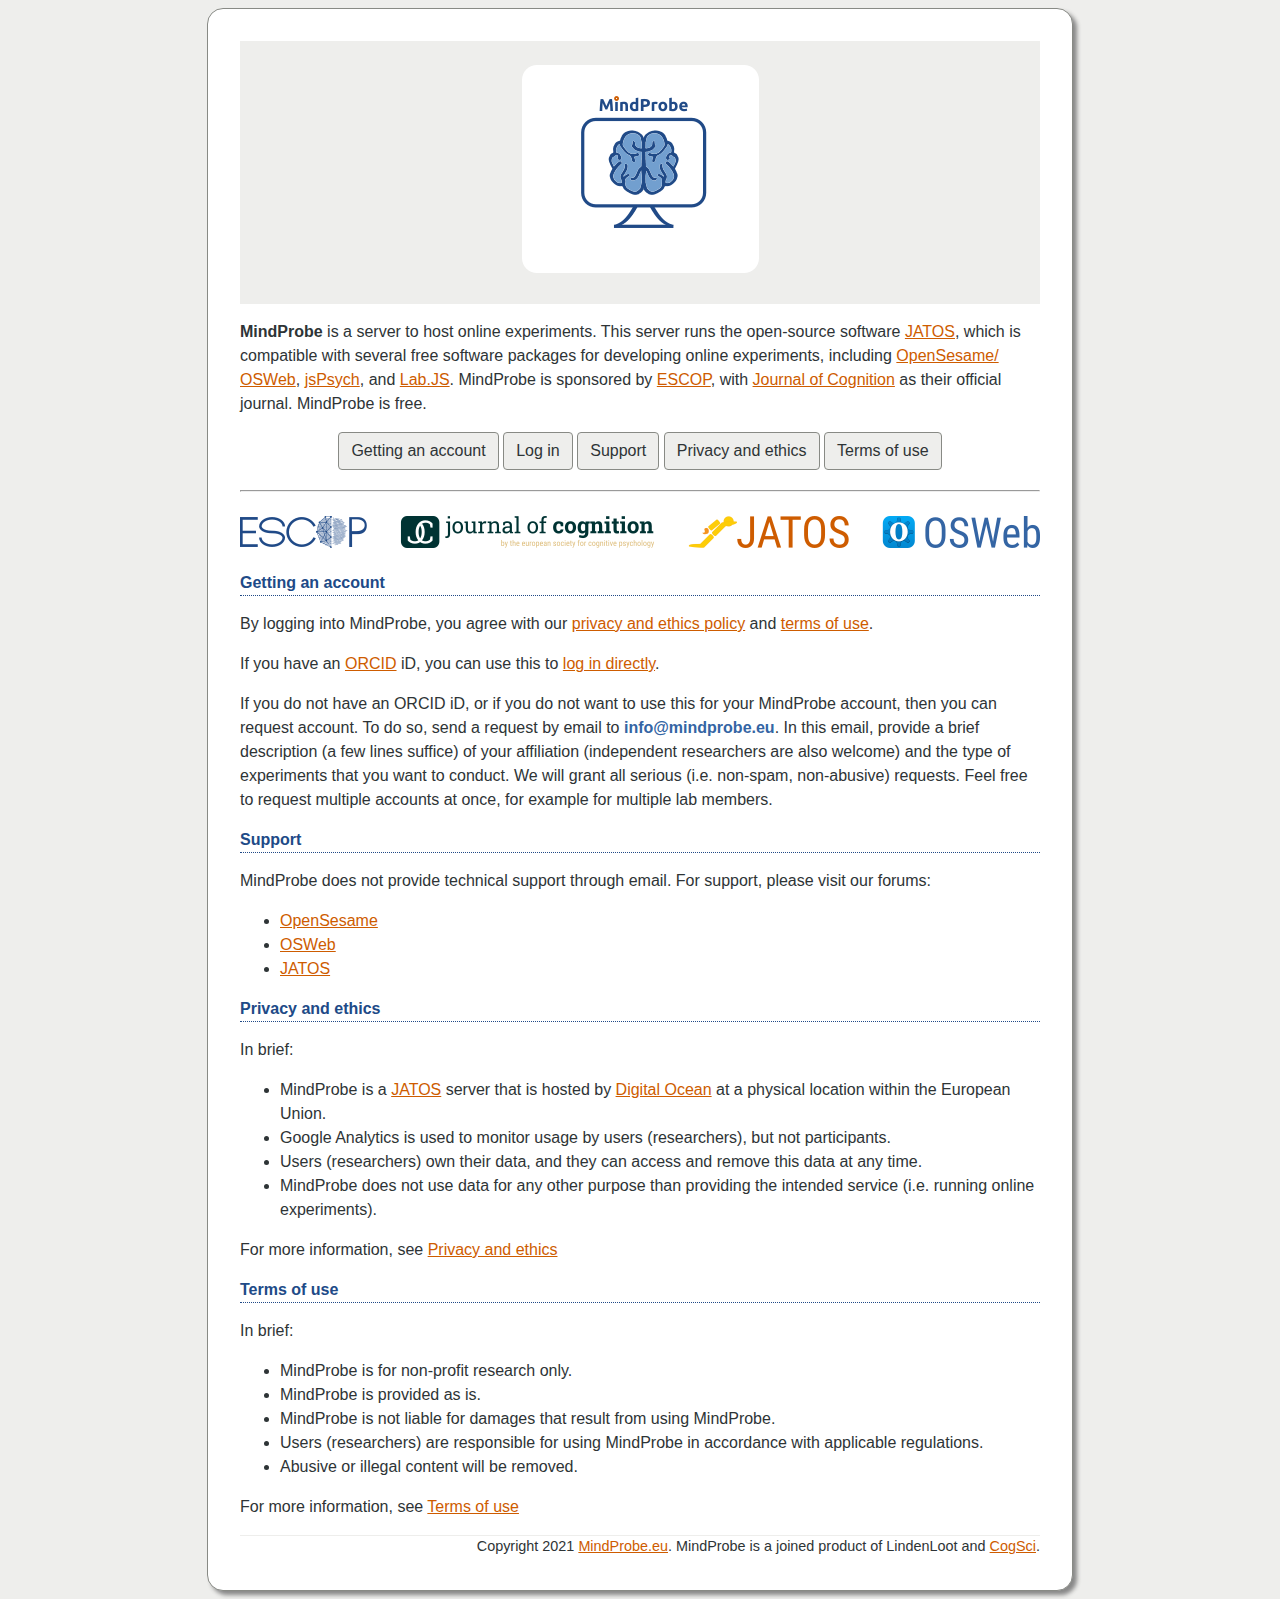
<file: index.html>
<!DOCTYPE html>
<html xmlns="http://www.w3.org/1999/xhtml" lang xml:lang>
  <head>
    <meta charset="utf-8" />
    <meta name="generator" content="pandoc" />
    <meta name="viewport" content="width=device-width, initial-scale=1.0, user-scalable=yes" />
              <style type="text/css">* {
color:#2e3436;
font-family:sans-serif;
font-size:1em;
line-height:1.5em;
}
body {
background-color:#eeeeec;
}
.button-container {
text-align: center;
}
#banner {
padding: 24px;
text-align: center;
width: 1024;
background-color:#eeeeec;
}
#footer {
border-top: solid 1px #eeeeec;
font-size: 0.9em;
text-align: right;
}
.button-container a {
cursor: pointer;
background-color: #eeeeec;
color: #2e3436;
display: inline-block;
border-radius: 4px;
border: solid 1px #888a85;
padding: 6px 12px;
text-decoration: none;
margin-bottom: 4px;
}
.button-container a:hover {
color: #2e3436;
background-color: #d3d7cf;
}
.container {
max-width: 800px;
margin-top: 32px;
margin: auto;
padding: 32px;
border: solid 1px #888a85;
border-radius: 16px;
background-color: white;
box-shadow: 4px 4px 4px #888888;
text-align: left;
}
h2 {
color:#204a87;
border-bottom: dotted 1px #204a87;
}
h3 {
color:#729fcf;
}
a {
color:#ce5c00;
}
a:hover {
color:#f57900;
}
.center-img {
text-align:center;
}
.center-img img {

border-radius: 16px;
}
.contact-info {
font-size: 1.1em;
}
#title-block-header {
display: none;
}
@media (max-width: 799px) {
#logos {
display: none;
}
}
#logos img {
margin-top: 8px;
}
</style>
        
    <link href="[data-uri]" rel="icon" />
    <title>MindProbe</title>
    <!-- Global site tag (gtag.js) - Google Analytics -->
    <script>
// Copyright 2012 Google Inc. All rights reserved.
 
(function(){

var data = {
"resource": {
  "version":"1",
  
  "macros":[{"function":"__e"},{"function":"__c","vtp_value":"google.nl"},{"function":"__c","vtp_value":0},{"vtp_signal":0,"function":"__c","vtp_value":0}],
  "tags":[{"function":"__gct","vtp_trackingId":"G-SQFW3B4CJD","vtp_sessionDuration":0,"tag_id":1},{"function":"__ccd_conversion_marking","vtp_conversionRules":["list",["map","matchingRules","{\"type\":5,\"args\":[{\"stringValue\":\"purchase\"},{\"contextValue\":{\"namespaceType\":1,\"keyParts\":[\"eventName\"]}}]}"]],"vtp_instanceDestinationId":"G-SQFW3B4CJD","tag_id":3},{"function":"__set_product_settings","vtp_instanceDestinationId":"G-SQFW3B4CJD","vtp_foreignTldMacroResult":["macro",1],"vtp_isChinaVipRegionMacroResult":["macro",2],"tag_id":5},{"function":"__ogt_google_signals","vtp_googleSignals":"DISABLED","vtp_instanceDestinationId":"G-SQFW3B4CJD","vtp_serverMacroResult":["macro",3],"tag_id":6}],
  "predicates":[{"function":"_eq","arg0":["macro",0],"arg1":"gtm.js"},{"function":"_eq","arg0":["macro",0],"arg1":"gtm.init"}],
  "rules":[[["if",0],["add",0]],[["if",1],["add",1,2,3]]]
},
"runtime":[ [50,"__ccd_conversion_marking",[46,"a"],[22,[30,[28,[17,[15,"a"],"conversionRules"]],[20,[17,[17,[15,"a"],"conversionRules"],"length"],0]],[46,[2,[15,"a"],"gtmOnSuccess",[7]],[36]]],[52,"b",["require","internal.copyPreHit"]],[52,"c",["require","internal.evaluateBooleanExpression"]],[52,"d",["require","internal.registerCcdCallback"]],[52,"e","is_conversion"],[52,"f","is_first_visit"],[52,"g","is_first_visit_conversion"],[52,"h","is_session_start"],[52,"i","is_session_start_conversion"],[52,"j","first_visit"],[52,"k","session_start"],[41,"l"],[41,"m"],["d",[17,[15,"a"],"instanceDestinationId"],[51,"",[7,"n"],[52,"o",[8,"preHit",[15,"n"]]],[65,"p",[17,[15,"a"],"conversionRules"],[46,[22,["c",[17,[15,"p"],"matchingRules"],[15,"o"]],[46,[2,[15,"n"],"setMetadata",[7,[15,"e"],true]],[4]]]]],[22,[2,[15,"n"],"getMetadata",[7,[15,"f"]]],[46,[22,[28,[15,"l"]],[46,[53,[52,"p",["b",[15,"n"],[8,"omitHitData",true,"omitMetadata",true]]],[2,[15,"p"],"setEventName",[7,[15,"j"]]],[3,"l",[8,"preHit",[15,"p"]]]]]],[65,"p",[17,[15,"a"],"conversionRules"],[46,[22,["c",[17,[15,"p"],"matchingRules"],[15,"l"]],[46,[2,[15,"n"],"setMetadata",[7,[15,"g"],true]],[4]]]]]]],[22,[2,[15,"n"],"getMetadata",[7,[15,"h"]]],[46,[22,[28,[15,"m"]],[46,[53,[52,"p",["b",[15,"n"],[8,"omitHitData",true,"omitMetadata",true]]],[2,[15,"p"],"setEventName",[7,[15,"k"]]],[3,"m",[8,"preHit",[15,"p"]]]]]],[65,"p",[17,[15,"a"],"conversionRules"],[46,[22,["c",[17,[15,"p"],"matchingRules"],[15,"m"]],[46,[2,[15,"n"],"setMetadata",[7,[15,"i"],true]],[4]]]]]]]]],[2,[15,"a"],"gtmOnSuccess",[7]],[36]]
 ,[50,"__ogt_google_signals",[46,"a"],[52,"b",["require","internal.setProductSettingsParameter"]],[52,"c",["require","getContainerVersion"]],[52,"d",[13,[41,"$0"],[3,"$0",["require","internal.getFlags"]],["$0"]]],[52,"e",[30,[17,[15,"a"],"instanceDestinationId"],[17,["c"],"containerId"]]],["b",[15,"e"],"google_signals",[20,[17,[15,"a"],"serverMacroResult"],1]],["b",[15,"e"],"google_ono",[20,[17,[15,"a"],"serverMacroResult"],2]],[2,[15,"a"],"gtmOnSuccess",[7]]]
 ,[50,"__set_product_settings",[46,"a"],[2,[15,"a"],"gtmOnSuccess",[7]]]
 
]
,"entities":{
"__ccd_conversion_marking":{"2":true,"4":true}
,
"__ogt_google_signals":{"2":true,"4":true}
,
"__set_product_settings":{"2":true,"4":true}


}
,"permissions":{
"__ccd_conversion_marking":{}
,
"__ogt_google_signals":{"read_container_data":{}}
,
"__set_product_settings":{}


}



,"security_groups":{
"google":[
"__ccd_conversion_marking"
,
"__ogt_google_signals"
,
"__set_product_settings"

]


}



};


var aa,ba=function(a){var b=0;return function(){return b<a.length?{done:!1,value:a[b++]}:{done:!0}}},da=function(a){return a.raw=a},ea=function(a,b){a.raw=b;return a},ha=function(a){var b="undefined"!=typeof Symbol&&Symbol.iterator&&a[Symbol.iterator];if(b)return b.call(a);if("number"==typeof a.length)return{next:ba(a)};throw Error(String(a)+" is not an iterable or ArrayLike");},ja=function(a){for(var b,c=[];!(b=a.next()).done;)c.push(b.value);return c},ka=function(a){return a instanceof Array?a:
ja(ha(a))},la="function"==typeof Object.create?Object.create:function(a){var b=function(){};b.prototype=a;return new b},na;if("function"==typeof Object.setPrototypeOf)na=Object.setPrototypeOf;else{var oa;a:{var pa={a:!0},qa={};try{qa.__proto__=pa;oa=qa.a;break a}catch(a){}oa=!1}na=oa?function(a,b){a.__proto__=b;if(a.__proto__!==b)throw new TypeError(a+" is not extensible");return a}:null}
var ra=na,sa=function(a,b){a.prototype=la(b.prototype);a.prototype.constructor=a;if(ra)ra(a,b);else for(var c in b)if("prototype"!=c)if(Object.defineProperties){var d=Object.getOwnPropertyDescriptor(b,c);d&&Object.defineProperty(a,c,d)}else a[c]=b[c];a.Sn=b.prototype},ta=function(){for(var a=Number(this),b=[],c=a;c<arguments.length;c++)b[c-a]=arguments[c];return b};/*

 Copyright The Closure Library Authors.
 SPDX-License-Identifier: Apache-2.0
*/
var ua=this||self,va=function(a){return a};var xa=function(a,b){this.h=a;this.C=b};var ya=function(){this.C={};this.H={}};aa=ya.prototype;aa.get=function(a){return this.C["dust."+a]};aa.set=function(a,b){a="dust."+a;this.H.hasOwnProperty(a)||(this.C[a]=b)};aa.Nh=function(a,b){this.set(a,b);this.H["dust."+a]=!0};aa.has=function(a){return this.C.hasOwnProperty("dust."+a)};aa.remove=function(a){a="dust."+a;this.H.hasOwnProperty(a)||delete this.C[a]};var za=function(){this.quota={}};za.prototype.reset=function(){this.quota={}};var Aa=function(a,b){this.T=a;this.N=function(c,d,e){return c.apply(d,e)};this.D=b;this.C=new ya;this.h=this.H=void 0};Aa.prototype.add=function(a,b){Ba(this,a,b,!1)};var Ba=function(a,b,c,d){d?a.C.Nh(b,c):a.C.set(b,c)};Aa.prototype.set=function(a,b){!this.C.has(a)&&this.D&&this.D.has(a)?this.D.set(a,b):this.C.set(a,b)};Aa.prototype.get=function(a){return this.C.has(a)?this.C.get(a):this.D?this.D.get(a):void 0};Aa.prototype.has=function(a){return!!this.C.has(a)||!(!this.D||!this.D.has(a))};
var Ca=function(a){var b=new Aa(a.T,a);a.H&&(b.H=a.H);b.N=a.N;b.h=a.h;return b};var Da=function(){},Ea=function(a){return"function"===typeof a},h=function(a){return"string"===typeof a},Ga=function(a){return"number"===typeof a&&!isNaN(a)},Ha=Array.isArray,Ja=function(a,b){if(a&&Ha(a))for(var c=0;c<a.length;c++)if(a[c]&&b(a[c]))return a[c]},Ka=function(a,b){if(!Ga(a)||!Ga(b)||a>b)a=0,b=2147483647;return Math.floor(Math.random()*(b-a+1)+a)},Ma=function(a,b){for(var c=new La,d=0;d<a.length;d++)c.set(a[d],!0);for(var e=0;e<b.length;e++)if(c.get(b[e]))return!0;return!1},l=function(a,
b){for(var c in a)Object.prototype.hasOwnProperty.call(a,c)&&b(c,a[c])},Na=function(a){return!!a&&("[object Arguments]"===Object.prototype.toString.call(a)||Object.prototype.hasOwnProperty.call(a,"callee"))},Oa=function(a){return Math.round(Number(a))||0},Pa=function(a){return"false"===String(a).toLowerCase()?!1:!!a},Ra=function(a){var b=[];if(Ha(a))for(var c=0;c<a.length;c++)b.push(String(a[c]));return b},Sa=function(a){return a?a.replace(/^\s+|\s+$/g,""):""},Ta=function(){return new Date(Date.now())},
Ua=function(){return Ta().getTime()},La=function(){this.prefix="gtm.";this.values={}};La.prototype.set=function(a,b){this.values[this.prefix+a]=b};La.prototype.get=function(a){return this.values[this.prefix+a]};
var Va=function(a,b,c){return a&&a.hasOwnProperty(b)?a[b]:c},Wa=function(a){var b=a;return function(){if(b){var c=b;b=void 0;try{c()}catch(d){}}}},Xa=function(a,b){for(var c in b)b.hasOwnProperty(c)&&(a[c]=b[c])},Ya=function(a,b){for(var c=[],d=0;d<a.length;d++)c.push(a[d]),c.push.apply(c,b[a[d]]||[]);return c},Za=function(a,b){return a.substring(0,b.length)===b},$a=function(a,b){var c=z;b=b||[];for(var d=c,e=0;e<a.length-1;e++){if(!d.hasOwnProperty(a[e]))return;d=d[a[e]];if(0<=b.indexOf(d))return}return d},
ab=function(a,b){for(var c={},d=c,e=a.split("."),f=0;f<e.length-1;f++)d=d[e[f]]={};d[e[e.length-1]]=b;return c},bb=/^\w{1,9}$/,cb=function(a,b){a=a||{};b=b||",";var c=[];l(a,function(d,e){bb.test(d)&&e&&c.push(d)});return c.join(b)},db=function(a,b){function c(){++d===b&&(e(),e=null,c.done=!0)}var d=0,e=a;c.done=!1;return c};function eb(a,b){for(var c,d=0;d<b.length&&!(c=fb(a,b[d]),c instanceof xa);d++);return c}function fb(a,b){try{var c=a.get(String(b[0]));if(!c||"function"!==typeof c.invoke)throw Error("Attempting to execute non-function "+b[0]+".");return c.invoke.apply(c,[a].concat(b.slice(1)))}catch(e){var d=a.H;d&&d(e,b.context?{id:b[0],line:b.context.line}:null);throw e;}};var gb=function(){this.D=new za;this.h=new Aa(this.D)};gb.prototype.execute=function(a,b){var c=Array.prototype.slice.call(arguments,0);return this.C(c)};gb.prototype.C=function(a){for(var b,c=0;c<arguments.length;c++)b=fb(this.h,arguments[c]);return b};gb.prototype.H=function(a,b){var c=Ca(this.h);c.h=a;for(var d,e=1;e<arguments.length;e++)d=fb(c,arguments[e]);return d};var hb=function(){ya.call(this);this.D=!1};sa(hb,ya);var ib=function(a,b){var c=[],d;for(d in a.C)if(a.C.hasOwnProperty(d))switch(d=d.substr(5),b){case 1:c.push(d);break;case 2:c.push(a.get(d));break;case 3:c.push([d,a.get(d)])}return c};aa=hb.prototype;aa.set=function(a,b){this.D||ya.prototype.set.call(this,a,b)};aa.Nh=function(a,b){this.D||ya.prototype.Nh.call(this,a,b)};aa.remove=function(a){this.D||ya.prototype.remove.call(this,a)};aa.Cb=function(){this.D=!0};aa.Aj=function(){return this.D};/*
 jQuery (c) 2005, 2012 jQuery Foundation, Inc. jquery.org/license. */
var kb=/\[object (Boolean|Number|String|Function|Array|Date|RegExp)\]/,lb=function(a){if(null==a)return String(a);var b=kb.exec(Object.prototype.toString.call(Object(a)));return b?b[1].toLowerCase():"object"},mb=function(a,b){return Object.prototype.hasOwnProperty.call(Object(a),b)},nb=function(a){if(!a||"object"!=lb(a)||a.nodeType||a==a.window)return!1;try{if(a.constructor&&!mb(a,"constructor")&&!mb(a.constructor.prototype,"isPrototypeOf"))return!1}catch(c){return!1}for(var b in a);return void 0===
b||mb(a,b)},B=function(a,b){var c=b||("array"==lb(a)?[]:{}),d;for(d in a)if(mb(a,d)){var e=a[d];"array"==lb(e)?("array"!=lb(c[d])&&(c[d]=[]),c[d]=B(e,c[d])):nb(e)?(nb(c[d])||(c[d]={}),c[d]=B(e,c[d])):c[d]=e}return c};var ob=function(a){for(var b=[],c=0;c<a.length();c++)a.has(c)&&(b[c]=a.get(c));return b},pb=function(a){if(void 0==a||Ha(a)||nb(a))return!0;switch(typeof a){case "boolean":case "number":case "string":case "function":return!0}return!1},qb=function(a){return"number"===typeof a&&0<=a&&isFinite(a)&&0===a%1||"string"===typeof a&&"-"!==a[0]&&a===""+parseInt(a,10)};var rb=function(a){this.C=new hb;this.h=[];this.D=!1;a=a||[];for(var b in a)a.hasOwnProperty(b)&&(qb(b)?this.h[Number(b)]=a[Number(b)]:this.C.set(b,a[b]))};aa=rb.prototype;aa.toString=function(a){if(a&&0<=a.indexOf(this))return"";for(var b=[],c=0;c<this.h.length;c++){var d=this.h[c];null===d||void 0===d?b.push(""):d instanceof rb?(a=a||[],a.push(this),b.push(d.toString(a)),a.pop()):b.push(String(d))}return b.join(",")};
aa.set=function(a,b){if(!this.D)if("length"===a){if(!qb(b))throw Error("RangeError: Length property must be a valid integer.");this.h.length=Number(b)}else qb(a)?this.h[Number(a)]=b:this.C.set(a,b)};aa.get=function(a){return"length"===a?this.length():qb(a)?this.h[Number(a)]:this.C.get(a)};aa.length=function(){return this.h.length};aa.Ub=function(){for(var a=ib(this.C,1),b=0;b<this.h.length;b++)a.push(b+"");return new rb(a)};aa.remove=function(a){qb(a)?delete this.h[Number(a)]:this.C.remove(a)};
aa.pop=function(){return this.h.pop()};aa.push=function(a){return this.h.push.apply(this.h,Array.prototype.slice.call(arguments))};aa.shift=function(){return this.h.shift()};aa.splice=function(a,b,c){return new rb(this.h.splice.apply(this.h,arguments))};aa.unshift=function(a){return this.h.unshift.apply(this.h,Array.prototype.slice.call(arguments))};aa.has=function(a){return qb(a)&&this.h.hasOwnProperty(a)||this.C.has(a)};aa.Cb=function(){this.D=!0;Object.freeze(this.h);this.C.Cb()};aa.Aj=function(){return this.D};var sb=function(){hb.call(this)};sa(sb,hb);sb.prototype.Ub=function(){return new rb(ib(this,1))};function tb(){for(var a=ub,b={},c=0;c<a.length;++c)b[a[c]]=c;return b}function vb(){var a="ABCDEFGHIJKLMNOPQRSTUVWXYZ";a+=a.toLowerCase()+"0123456789-_";return a+"."}var ub,wb;function xb(a){ub=ub||vb();wb=wb||tb();for(var b=[],c=0;c<a.length;c+=3){var d=c+1<a.length,e=c+2<a.length,f=a.charCodeAt(c),g=d?a.charCodeAt(c+1):0,k=e?a.charCodeAt(c+2):0,m=f>>2,n=(f&3)<<4|g>>4,p=(g&15)<<2|k>>6,q=k&63;e||(q=64,d||(p=64));b.push(ub[m],ub[n],ub[p],ub[q])}return b.join("")}
function yb(a){function b(m){for(;d<a.length;){var n=a.charAt(d++),p=wb[n];if(null!=p)return p;if(!/^[\s\xa0]*$/.test(n))throw Error("Unknown base64 encoding at char: "+n);}return m}ub=ub||vb();wb=wb||tb();for(var c="",d=0;;){var e=b(-1),f=b(0),g=b(64),k=b(64);if(64===k&&-1===e)return c;c+=String.fromCharCode(e<<2|f>>4);64!=g&&(c+=String.fromCharCode(f<<4&240|g>>2),64!=k&&(c+=String.fromCharCode(g<<6&192|k)))}};var zb={},Ab=function(a,b){zb[a]=zb[a]||[];zb[a][b]=!0},Bb=function(){delete zb.GA4_EVENT},Cb=function(a){var b=zb[a];if(!b||0===b.length)return"";for(var c=[],d=0,e=0;e<b.length;e++)0===e%8&&0<e&&(c.push(String.fromCharCode(d)),d=0),b[e]&&(d|=1<<e%8);0<d&&c.push(String.fromCharCode(d));return xb(c.join("")).replace(/\.+$/,"")};var Db=Array.prototype.indexOf?function(a,b){return Array.prototype.indexOf.call(a,b,void 0)}:function(a,b){if("string"===typeof a)return"string"!==typeof b||1!=b.length?-1:a.indexOf(b,0);for(var c=0;c<a.length;c++)if(c in a&&a[c]===b)return c;return-1};var Eb,Fb=function(){if(void 0===Eb){var a=null,b=ua.trustedTypes;if(b&&b.createPolicy){try{a=b.createPolicy("goog#html",{createHTML:va,createScript:va,createScriptURL:va})}catch(c){ua.console&&ua.console.error(c.message)}Eb=a}else Eb=a}return Eb};var Hb=function(a){this.h=a};Hb.prototype.toString=function(){return this.h+""};var Ib=function(a){return a instanceof Hb&&a.constructor===Hb?a.h:"type_error:TrustedResourceUrl"},Jb={},Kb=function(a){var b=a,c=Fb(),d=c?c.createScriptURL(b):b;return new Hb(d,Jb)};var Lb=function(a){this.h=a};Lb.prototype.toString=function(){return this.h.toString()};var Mb=function(a){return a instanceof Lb&&a.constructor===Lb?a.h:"type_error:SafeUrl"},Nb={},Ob=new Lb("about:invalid#zClosurez",Nb);var Pb,Qb;a:{for(var Rb=["CLOSURE_FLAGS"],Sb=ua,Tb=0;Tb<Rb.length;Tb++)if(Sb=Sb[Rb[Tb]],null==Sb){Qb=null;break a}Qb=Sb}var Ub=Qb&&Qb[610401301];Pb=null!=Ub?Ub:!1;function Vb(){var a=ua.navigator;if(a){var b=a.userAgent;if(b)return b}return""}var Wb,Xb=ua.navigator;Wb=Xb?Xb.userAgentData||null:null;function Yb(a){return Pb?Wb?Wb.brands.some(function(b){var c=b.brand;return c&&-1!=c.indexOf(a)}):!1:!1}function Zb(a){return-1!=Vb().indexOf(a)};function $b(){return Pb?!!Wb&&0<Wb.brands.length:!1}function ac(){return $b()?!1:Zb("Opera")}function bc(){return Zb("Firefox")||Zb("FxiOS")}function cc(){return $b()?Yb("Chromium"):(Zb("Chrome")||Zb("CriOS"))&&!($b()?0:Zb("Edge"))||Zb("Silk")};var dc={},ec=function(a){this.h=a};ec.prototype.toString=function(){return this.h.toString()};var fc=function(a){return a instanceof ec&&a.constructor===ec?a.h:"type_error:SafeHtml"};/*

 SPDX-License-Identifier: Apache-2.0
*/
var gc=da([""]),hc=ea(["\x00"],["\\0"]),ic=ea(["\n"],["\\n"]),jc=ea(["\x00"],["\\u0000"]);function kc(a){return-1===a.toString().indexOf("`")}kc(function(a){return a(gc)})||kc(function(a){return a(hc)})||kc(function(a){return a(ic)})||kc(function(a){return a(jc)});var lc=function(a){this.gm=a};function mc(a){return new lc(function(b){return b.substr(0,a.length+1).toLowerCase()===a+":"})}var nc=[mc("data"),mc("http"),mc("https"),mc("mailto"),mc("ftp"),new lc(function(a){return/^[^:]*([/?#]|$)/.test(a)})];function oc(a,b){b=void 0===b?nc:b;if(a instanceof Lb)return a;for(var c=0;c<b.length;++c){var d=b[c];if(d instanceof lc&&d.gm(a))return new Lb(a,Nb)}}function qc(a){var b;b=void 0===b?nc:b;return oc(a,b)||Ob}var rc="function"===typeof URL;
function sc(a){var b;a:if(rc){var c;try{c=new URL(a)}catch(g){b="https:";break a}b=c.protocol}else{var d;b:{var e=document.createElement("a");try{e.href=a}catch(g){d=void 0;break b}var f=e.protocol;d=":"===f||""===f?"https:":f}b=d}if("javascript:"!==b)return a}var tc=/^(?!javascript:)(?:[a-z0-9+.-]+:|[^&:\/?#]*(?:[\/?#]|$))/i;var uc={};var vc=function(){},wc=function(a){this.h=a};sa(wc,vc);wc.prototype.toString=function(){return this.h};function xc(a,b){var c=[new wc(yc[0].toLowerCase(),uc)];if(0===c.length)throw Error("");var d=c.map(function(f){var g;if(f instanceof wc)g=f.h;else throw Error("");return g}),e=b.toLowerCase();if(d.every(function(f){return 0!==e.indexOf(f)}))throw Error('Attribute "'+b+'" does not match any of the allowed prefixes.');a.setAttribute(b,"true")}function zc(a){var b=a.tagName;if("SCRIPT"===b||"STYLE"===b)throw Error("");};function Ac(a,b){var c=b instanceof Lb?Mb(b):sc(b);void 0!==c&&(a.action=c)};function Bc(a){var b=a=Cc(a),c=Fb(),d=c?c.createHTML(b):b;return new ec(d,dc)}function Cc(a){return null===a?"null":void 0===a?"undefined":a};var z=window,E=document,Dc=navigator,Ec=E.currentScript&&E.currentScript.src,Fc=function(a,b){var c=z[a];z[a]=void 0===c?b:c;return z[a]},Gc=function(a,b){b&&(a.addEventListener?a.onload=b:a.onreadystatechange=function(){a.readyState in{loaded:1,complete:1}&&(a.onreadystatechange=null,b())})},Hc={async:1,nonce:1,onerror:1,onload:1,src:1,type:1},Ic={onload:1,src:1,width:1,height:1,style:1};function Jc(a,b,c){b&&l(b,function(d,e){d=d.toLowerCase();c.hasOwnProperty(d)||a.setAttribute(d,e)})}
var Kc=function(a,b,c,d,e){var f=E.createElement("script");Jc(f,d,Hc);f.type="text/javascript";f.async=d&&!1===d.async?!1:!0;var g;g=Kb(Cc(a));f.src=Ib(g);var k,m,n,p=null==(n=(m=(f.ownerDocument&&f.ownerDocument.defaultView||window).document).querySelector)?void 0:n.call(m,"script[nonce]");(k=p?p.nonce||p.getAttribute("nonce")||"":"")&&f.setAttribute("nonce",k);Gc(f,b);c&&(f.onerror=c);if(e)e.appendChild(f);else{var q=E.getElementsByTagName("script")[0]||E.body||E.head;q.parentNode.insertBefore(f,
q)}return f},Lc=function(){if(Ec){var a=Ec.toLowerCase();if(0===a.indexOf("https://"))return 2;if(0===a.indexOf("http://"))return 3}return 1},Mc=function(a,b,c,d,e){var f;f=void 0===f?!0:f;var g=e,k=!1;g||(g=E.createElement("iframe"),k=!0);Jc(g,c,Ic);d&&l(d,function(n,p){g.dataset[n]=p});f&&(g.height="0",g.width="0",g.style.display="none",g.style.visibility="hidden");if(k){var m=E.body&&E.body.lastChild||E.body||E.head;m.parentNode.insertBefore(g,m)}Gc(g,b);void 0!==a&&(g.src=a);return g},Nc=function(a,
b,c,d){var e=new Image(1,1);Jc(e,d,{});e.onload=function(){e.onload=null;b&&b()};e.onerror=function(){e.onerror=null;c&&c()};e.src=a},Oc=function(a,b,c,d){a.addEventListener?a.addEventListener(b,c,!!d):a.attachEvent&&a.attachEvent("on"+b,c)},Pc=function(a,b,c){a.removeEventListener?a.removeEventListener(b,c,!1):a.detachEvent&&a.detachEvent("on"+b,c)},J=function(a){z.setTimeout(a,0)},Qc=function(a,b){return a&&b&&a.attributes&&a.attributes[b]?a.attributes[b].value:null},Rc=function(a){var b=a.innerText||
a.textContent||"";b&&" "!=b&&(b=b.replace(/^[\s\xa0]+|[\s\xa0]+$/g,""));b&&(b=b.replace(/(\xa0+|\s{2,}|\n|\r\t)/g," "));return b},Sc=function(a){var b=E.createElement("div"),c=b,d=Bc("A<div>"+a+"</div>");1===c.nodeType&&zc(c);c.innerHTML=fc(d);b=b.lastChild;for(var e=[];b.firstChild;)e.push(b.removeChild(b.firstChild));return e},Tc=function(a,b,c){c=c||100;for(var d={},e=0;e<b.length;e++)d[b[e]]=!0;for(var f=a,g=0;f&&g<=c;g++){if(d[String(f.tagName).toLowerCase()])return f;f=f.parentElement}return null},
Uc=function(a){var b;try{b=Dc.sendBeacon&&Dc.sendBeacon(a)}catch(c){Ab("TAGGING",15)}b||Nc(a)},Vc=function(a,b){var c=a[b];c&&"string"===typeof c.animVal&&(c=c.animVal);return c},Wc=function(a){var b={headers:{"Attribution-Reporting-Eligible":"trigger"},keepalive:!0,attributionReporting:{eventSourceEligible:!0,triggerEligible:!0}};try{z.fetch(a,b)}catch(c){}},Xc=function(){var a=z.performance;if(a&&Ea(a.now))return a.now()},Yc=function(){return z.performance||void 0};var Zc=function(a,b){return K(this,a)&&K(this,b)},$c=function(a,b){return K(this,a)===K(this,b)},ad=function(a,b){return K(this,a)||K(this,b)},bd=function(a,b){a=K(this,a);b=K(this,b);return-1<String(a).indexOf(String(b))},cd=function(a,b){a=String(K(this,a));b=String(K(this,b));return a.substring(0,b.length)===b},dd=function(a,b){a=K(this,a);b=K(this,b);switch(a){case "pageLocation":var c=z.location.href;b instanceof sb&&b.get("stripProtocol")&&(c=c.replace(/^https?:\/\//,""));return c}};var ed=function(a,b){hb.call(this);this.N=a;this.T=b};sa(ed,hb);ed.prototype.toString=function(){return this.N};ed.prototype.Ub=function(){return new rb(ib(this,1))};ed.prototype.invoke=function(a,b){return this.T.apply(new fd(this,a),Array.prototype.slice.call(arguments,1))};ed.prototype.h=function(a,b){try{return this.invoke.apply(this,Array.prototype.slice.call(arguments,0))}catch(c){}};var fd=function(a,b){this.C=a;this.h=b},K=function(a,b){return Ha(b)?fb(a.h,b):b},L=function(a){return a.C.N};var gd=function(){this.map=new Map};gd.prototype.set=function(a,b){this.map.set(a,b)};gd.prototype.get=function(a){return this.map.get(a)};var hd=function(){this.keys=[];this.values=[]};hd.prototype.set=function(a,b){this.keys.push(a);this.values.push(b)};hd.prototype.get=function(a){var b=this.keys.indexOf(a);if(-1<b)return this.values[b]};function id(){try{return Map?new gd:new hd}catch(a){return new hd}};var jd=function(a){if(a instanceof jd)return a;if(pb(a))throw Error("Type of given value has an equivalent Pixie type.");this.h=a};jd.prototype.toString=function(){return String(this.h)};var ld=function(a){hb.call(this);this.h=a;this.set("then",kd(this));this.set("catch",kd(this,!0));this.set("finally",kd(this,!1,!0))};sa(ld,sb);var kd=function(a,b,c){b=void 0===b?!1:b;c=void 0===c?!1:c;return new ed("",function(d,e){b&&(e=d,d=void 0);c&&(e=d);d instanceof ed||(d=void 0);e instanceof ed||(e=void 0);var f=Ca(this.h),g=function(m){return function(n){return c?(m.invoke(f),a.h):m.invoke(f,n)}},k=a.h.then(d&&g(d),e&&g(e));return new ld(k)})};var nd=function(a,b,c){var d=id(),e=function(g,k){for(var m=ib(g,1),n=0;n<m.length;n++)k[m[n]]=f(g.get(m[n]))},f=function(g){var k=d.get(g);if(k)return k;if(g instanceof rb){var m=[];d.set(g,m);for(var n=g.Ub(),p=0;p<n.length();p++)m[n.get(p)]=f(g.get(n.get(p)));return m}if(g instanceof ld)return g.h;if(g instanceof sb){var q={};d.set(g,q);e(g,q);return q}if(g instanceof ed){var r=function(){for(var u=Array.prototype.slice.call(arguments,0),v=0;v<u.length;v++)u[v]=md(u[v],b,c);var w=new Aa(b?b.T:
new za);b&&(w.h=b.h);return f(g.invoke.apply(g,[w].concat(u)))};d.set(g,r);e(g,r);return r}var t=!1;switch(c){case 1:t=!0;break;case 2:t=!1;break;case 3:t=!1;break;default:}if(g instanceof jd&&t)return g.h;switch(typeof g){case "boolean":case "number":case "string":case "undefined":return g;case "object":if(null===g)return null}};return f(a)},md=function(a,b,c){var d=id(),e=function(g,
k){for(var m in g)g.hasOwnProperty(m)&&k.set(m,f(g[m]))},f=function(g){var k=d.get(g);if(k)return k;if(Ha(g)||Na(g)){var m=new rb([]);d.set(g,m);for(var n in g)g.hasOwnProperty(n)&&m.set(n,f(g[n]));return m}if(nb(g)){var p=new sb;d.set(g,p);e(g,p);return p}if("function"===typeof g){var q=new ed("",function(x){for(var y=Array.prototype.slice.call(arguments,0),A=0;A<y.length;A++)y[A]=nd(K(this,y[A]),b,c);return f((0,this.h.N)(g,g,y))});d.set(g,q);e(g,q);return q}var v=typeof g;if(null===g||"string"===v||"number"===v||"boolean"===v)return g;var w=!1;switch(c){case 1:w=!0;break;case 2:w=!1;break;default:}if(void 0!==g&&w)return new jd(g)};return f(a)};var od=function(){var a=!1;return a};var pd={supportedMethods:"concat every filter forEach hasOwnProperty indexOf join lastIndexOf map pop push reduce reduceRight reverse shift slice some sort splice unshift toString".split(" "),concat:function(a,b){for(var c=[],d=0;d<this.length();d++)c.push(this.get(d));for(var e=1;e<arguments.length;e++)if(arguments[e]instanceof rb)for(var f=arguments[e],g=0;g<f.length();g++)c.push(f.get(g));else c.push(arguments[e]);return new rb(c)},every:function(a,b){for(var c=this.length(),d=0;d<this.length()&&
d<c;d++)if(this.has(d)&&!b.invoke(a,this.get(d),d,this))return!1;return!0},filter:function(a,b){for(var c=this.length(),d=[],e=0;e<this.length()&&e<c;e++)this.has(e)&&b.invoke(a,this.get(e),e,this)&&d.push(this.get(e));return new rb(d)},forEach:function(a,b){for(var c=this.length(),d=0;d<this.length()&&d<c;d++)this.has(d)&&b.invoke(a,this.get(d),d,this)},hasOwnProperty:function(a,b){return this.has(b)},indexOf:function(a,b,c){var d=this.length(),e=void 0===c?0:Number(c);0>e&&(e=Math.max(d+e,0));for(var f=
e;f<d;f++)if(this.has(f)&&this.get(f)===b)return f;return-1},join:function(a,b){for(var c=[],d=0;d<this.length();d++)c.push(this.get(d));return c.join(b)},lastIndexOf:function(a,b,c){var d=this.length(),e=d-1;void 0!==c&&(e=0>c?d+c:Math.min(c,e));for(var f=e;0<=f;f--)if(this.has(f)&&this.get(f)===b)return f;return-1},map:function(a,b){for(var c=this.length(),d=[],e=0;e<this.length()&&e<c;e++)this.has(e)&&(d[e]=b.invoke(a,this.get(e),e,this));return new rb(d)},pop:function(){return this.pop()},push:function(a,
b){return this.push.apply(this,Array.prototype.slice.call(arguments,1))},reduce:function(a,b,c){var d=this.length(),e,f=0;if(void 0!==c)e=c;else{if(0===d)throw Error("TypeError: Reduce on List with no elements.");for(var g=0;g<d;g++)if(this.has(g)){e=this.get(g);f=g+1;break}if(g===d)throw Error("TypeError: Reduce on List with no elements.");}for(var k=f;k<d;k++)this.has(k)&&(e=b.invoke(a,e,this.get(k),k,this));return e},reduceRight:function(a,b,c){var d=this.length(),e,f=d-1;if(void 0!==c)e=c;else{if(0===
d)throw Error("TypeError: ReduceRight on List with no elements.");for(var g=1;g<=d;g++)if(this.has(d-g)){e=this.get(d-g);f=d-(g+1);break}if(g>d)throw Error("TypeError: ReduceRight on List with no elements.");}for(var k=f;0<=k;k--)this.has(k)&&(e=b.invoke(a,e,this.get(k),k,this));return e},reverse:function(){for(var a=ob(this),b=a.length-1,c=0;0<=b;b--,c++)a.hasOwnProperty(b)?this.set(c,a[b]):this.remove(c);return this},shift:function(){return this.shift()},slice:function(a,b,c){var d=this.length();
void 0===b&&(b=0);b=0>b?Math.max(d+b,0):Math.min(b,d);c=void 0===c?d:0>c?Math.max(d+c,0):Math.min(c,d);c=Math.max(b,c);for(var e=[],f=b;f<c;f++)e.push(this.get(f));return new rb(e)},some:function(a,b){for(var c=this.length(),d=0;d<this.length()&&d<c;d++)if(this.has(d)&&b.invoke(a,this.get(d),d,this))return!0;return!1},sort:function(a,b){var c=ob(this);void 0===b?c.sort():c.sort(function(e,f){return Number(b.invoke(a,e,f))});for(var d=0;d<c.length;d++)c.hasOwnProperty(d)?this.set(d,c[d]):this.remove(d);
return this},splice:function(a,b,c,d){return this.splice.apply(this,Array.prototype.splice.call(arguments,1,arguments.length-1))},toString:function(){return this.toString()},unshift:function(a,b){return this.unshift.apply(this,Array.prototype.slice.call(arguments,1))}};var qd=function(a){var b;b=Error.call(this,a);this.message=b.message;"stack"in b&&(this.stack=b.stack)};sa(qd,Error);var rd={charAt:1,concat:1,indexOf:1,lastIndexOf:1,match:1,replace:1,search:1,slice:1,split:1,substring:1,toLowerCase:1,toLocaleLowerCase:1,toString:1,toUpperCase:1,toLocaleUpperCase:1,trim:1},sd=new xa("break"),td=new xa("continue"),ud=function(a,b){return K(this,a)+K(this,b)},vd=function(a,b){return K(this,a)&&K(this,b)},wd=function(a,b,c){a=K(this,a);b=K(this,b);c=K(this,c);if(!(c instanceof rb))throw Error("Error: Non-List argument given to Apply instruction.");if(null===a||void 0===a){var d="TypeError: Can't read property "+
b+" of "+a+".";if(od())throw new qd(d);throw Error(d);}var e="number"===typeof a;if("boolean"===typeof a||e){if("toString"===b){if(e&&c.length()){var f=nd(c.get(0));try{return a.toString(f)}catch(y){}}return a.toString()}var g="TypeError: "+a+"."+b+" is not a function.";if(od())throw new qd(g);throw Error(g);}if("string"===typeof a){if(rd.hasOwnProperty(b)){var k=2;k=1;
var m=nd(c,void 0,k);return md(a[b].apply(a,m),this.h)}var n="TypeError: "+b+" is not a function";if(od())throw new qd(n);throw Error(n);}if(a instanceof rb){if(a.has(b)){var p=a.get(b);if(p instanceof ed){var q=ob(c);q.unshift(this.h);return p.invoke.apply(p,q)}var r="TypeError: "+b+" is not a function";if(od())throw new qd(r);throw Error(r);}if(0<=pd.supportedMethods.indexOf(b)){var t=ob(c);t.unshift(this.h);return pd[b].apply(a,t)}}if(a instanceof ed||a instanceof sb){if(a.has(b)){var u=a.get(b);
if(u instanceof ed){var v=ob(c);v.unshift(this.h);return u.invoke.apply(u,v)}var w="TypeError: "+b+" is not a function";if(od())throw new qd(w);throw Error(w);}if("toString"===b)return a instanceof ed?a.N:a.toString();if("hasOwnProperty"===b)return a.has.apply(a,ob(c))}if(a instanceof jd&&"toString"===b)return a.toString();var x="TypeError: Object has no '"+b+"' property.";if(od())throw new qd(x);throw Error(x);},xd=function(a,b){a=K(this,a);if("string"!==typeof a)throw Error("Invalid key name given for assignment.");
var c=this.h;if(!c.has(a))throw Error("Attempting to assign to undefined value "+b);var d=K(this,b);c.set(a,d);return d},yd=function(a){var b=Ca(this.h),c=eb(b,Array.prototype.slice.apply(arguments));if(c instanceof xa)return c},zd=function(){return sd},Ad=function(a){for(var b=K(this,a),c=0;c<b.length;c++){var d=K(this,b[c]);if(d instanceof xa)return d}},Bd=function(a){for(var b=this.h,c=0;c<arguments.length-1;c+=2){var d=arguments[c];if("string"===typeof d){var e=K(this,arguments[c+1]);Ba(b,d,e,
!0)}}},Cd=function(){return td},Dd=function(a,b){return new xa(a,K(this,b))},Ed=function(a,b,c){var d=new rb;b=K(this,b);for(var e=0;e<b.length;e++)d.push(b[e]);var f=[51,a,d].concat(Array.prototype.splice.call(arguments,2,arguments.length-2));this.h.add(a,K(this,f))},Fd=function(a,b){return K(this,a)/K(this,b)},Gd=function(a,b){a=K(this,a);b=K(this,b);var c=a instanceof jd,d=b instanceof jd;return c||d?c&&d?a.h==b.h:!1:a==b},Hd=function(a){for(var b,c=0;c<arguments.length;c++)b=K(this,arguments[c]);
return b};function Id(a,b,c,d){for(var e=0;e<b();e++){var f=a(c(e)),g=eb(f,d);if(g instanceof xa){if("break"===g.h)break;if("return"===g.h)return g}}}function Jd(a,b,c){if("string"===typeof b)return Id(a,function(){return b.length},function(f){return f},c);if(b instanceof sb||b instanceof rb||b instanceof ed){var d=b.Ub(),e=d.length();return Id(a,function(){return e},function(f){return d.get(f)},c)}}
var Kd=function(a,b,c){a=K(this,a);b=K(this,b);c=K(this,c);var d=this.h;return Jd(function(e){d.set(a,e);return d},b,c)},Ld=function(a,b,c){a=K(this,a);b=K(this,b);c=K(this,c);var d=this.h;return Jd(function(e){var f=Ca(d);Ba(f,a,e,!0);return f},b,c)},Md=function(a,b,c){a=K(this,a);b=K(this,b);c=K(this,c);var d=this.h;return Jd(function(e){var f=Ca(d);f.add(a,e);return f},b,c)},Od=function(a,b,c){a=K(this,a);b=K(this,b);c=K(this,c);var d=this.h;return Nd(function(e){d.set(a,e);return d},b,c)},Pd=
function(a,b,c){a=K(this,a);b=K(this,b);c=K(this,c);var d=this.h;return Nd(function(e){var f=Ca(d);Ba(f,a,e,!0);return f},b,c)},Qd=function(a,b,c){a=K(this,a);b=K(this,b);c=K(this,c);var d=this.h;return Nd(function(e){var f=Ca(d);f.add(a,e);return f},b,c)};
function Nd(a,b,c){if("string"===typeof b)return Id(a,function(){return b.length},function(d){return b[d]},c);if(b instanceof rb)return Id(a,function(){return b.length()},function(d){return b.get(d)},c);if(od())throw new qd("The value is not iterable.");throw new TypeError("The value is not iterable.");}
var Rd=function(a,b,c,d){function e(p,q){for(var r=0;r<f.length();r++){var t=f.get(r);q.add(t,p.get(t))}}var f=K(this,a);if(!(f instanceof rb))throw Error("TypeError: Non-List argument given to ForLet instruction.");var g=this.h;d=K(this,d);var k=Ca(g);for(e(g,k);fb(k,b);){var m=eb(k,d);if(m instanceof xa){if("break"===m.h)break;if("return"===m.h)return m}var n=Ca(g);e(k,n);fb(n,c);k=n}},Sd=function(a,b,c){var d=this.h,e=K(this,b);if(!(e instanceof rb))throw Error("Error: non-List value given for Fn argument names.");
var f=Array.prototype.slice.call(arguments,2);return new ed(a,function(){return function(g){var k=Ca(d);void 0===k.h&&(k.h=this.h.h);for(var m=Array.prototype.slice.call(arguments,0),n=0;n<m.length;n++)if(m[n]=K(this,m[n]),m[n]instanceof xa)return m[n];for(var p=e.get("length"),q=0;q<p;q++)q<m.length?k.add(e.get(q),m[q]):k.add(e.get(q),void 0);k.add("arguments",new rb(m));var r=eb(k,f);if(r instanceof xa)return"return"===r.h?r.C:r}}())},Td=function(a){a=K(this,a);var b=this.h,c=!1;if(c&&!b.has(a))throw new ReferenceError(a+" is not defined.");return b.get(a)},Ud=function(a,b){var c;a=K(this,a);b=K(this,b);if(void 0===a||null===a){var d="TypeError: Cannot read properties of "+a+" (reading '"+b+"')";if(od())throw new qd(d);throw Error(d);}if(a instanceof sb||a instanceof rb||a instanceof ed)c=a.get(b);else if("string"===typeof a)"length"===b?c=a.length:qb(b)&&(c=a[b]);else if(a instanceof jd)return;
return c},Vd=function(a,b){return K(this,a)>K(this,b)},Wd=function(a,b){return K(this,a)>=K(this,b)},Yd=function(a,b){a=K(this,a);b=K(this,b);a instanceof jd&&(a=a.h);b instanceof jd&&(b=b.h);return a===b},Zd=function(a,b){return!Yd.call(this,a,b)},$d=function(a,b,c){var d=[];K(this,a)?d=K(this,b):c&&(d=K(this,c));var e=eb(this.h,d);if(e instanceof xa)return e},ae=function(a,b){return K(this,a)<K(this,b)},be=function(a,b){return K(this,a)<=K(this,b)},ce=function(a){for(var b=new rb,c=0;c<arguments.length;c++){var d=
K(this,arguments[c]);b.push(d)}return b},de=function(a){for(var b=new sb,c=0;c<arguments.length-1;c+=2){var d=K(this,arguments[c])+"",e=K(this,arguments[c+1]);b.set(d,e)}return b},ee=function(a,b){return K(this,a)%K(this,b)},fe=function(a,b){return K(this,a)*K(this,b)},ge=function(a){return-K(this,a)},he=function(a){return!K(this,a)},ie=function(a,b){return!Gd.call(this,a,b)},je=function(){return null},ke=function(a,b){return K(this,a)||K(this,b)},le=function(a,b){var c=K(this,a);K(this,b);return c},
me=function(a){return K(this,a)},ne=function(a){return Array.prototype.slice.apply(arguments)},oe=function(a){return new xa("return",K(this,a))},pe=function(a,b,c){a=K(this,a);b=K(this,b);c=K(this,c);if(null===a||void 0===a){var d="TypeError: Can't set property "+b+" of "+a+".";if(od())throw new qd(d);throw Error(d);}(a instanceof ed||a instanceof rb||a instanceof sb)&&a.set(b,c);return c},qe=function(a,b){return K(this,a)-K(this,b)},re=function(a,b,c){a=K(this,a);var d=K(this,b),e=K(this,c);if(!Ha(d)||
!Ha(e))throw Error("Error: Malformed switch instruction.");for(var f,g=!1,k=0;k<d.length;k++)if(g||a===K(this,d[k]))if(f=K(this,e[k]),f instanceof xa){var m=f.h;if("break"===m)return;if("return"===m||"continue"===m)return f}else g=!0;if(e.length===d.length+1&&(f=K(this,e[e.length-1]),f instanceof xa&&("return"===f.h||"continue"===f.h)))return f},se=function(a,b,c){return K(this,a)?K(this,b):K(this,c)},te=function(a){a=K(this,a);return a instanceof ed?"function":typeof a},ue=function(a){for(var b=
this.h,c=0;c<arguments.length;c++){var d=arguments[c];"string"!==typeof d||b.add(d,void 0)}},ve=function(a,b,c,d){var e=K(this,d);if(K(this,c)){var f=eb(this.h,e);if(f instanceof xa){if("break"===f.h)return;if("return"===f.h)return f}}for(;K(this,a);){var g=eb(this.h,e);if(g instanceof xa){if("break"===g.h)break;if("return"===g.h)return g}K(this,b)}},we=function(a){return~Number(K(this,a))},xe=function(a,b){return Number(K(this,a))<<Number(K(this,b))},ye=function(a,b){return Number(K(this,a))>>Number(K(this,
b))},ze=function(a,b){return Number(K(this,a))>>>Number(K(this,b))},Ae=function(a,b){return Number(K(this,a))&Number(K(this,b))},Be=function(a,b){return Number(K(this,a))^Number(K(this,b))},Ce=function(a,b){return Number(K(this,a))|Number(K(this,b))},De=function(){},Ee=function(a,b,c,d,e){var f=!0;try{var g=K(this,c);if(g instanceof xa)return g}catch(r){if(!(r instanceof qd&&a))throw f=r instanceof qd,r;var k=Ca(this.h),m=new jd(r);k.add(b,m);var n=K(this,d),p=eb(k,n);if(p instanceof xa)return p}finally{if(f&&
void 0!==e){var q=K(this,e);if(q instanceof xa)return q}}};var Ge=function(){this.h=new gb;Fe(this)};Ge.prototype.execute=function(a){return this.h.C(a)};var Fe=function(a){var b=function(c,d){var e=new ed(String(c),d);e.Cb();a.h.h.set(String(c),e)};b("map",de);b("and",Zc);b("contains",bd);b("equals",$c);b("or",ad);b("startsWith",cd);b("variable",dd)};var Ie=function(){this.h=new gb;He(this)};Ie.prototype.execute=function(a){return Je(this.h.C(a))};
var Ke=function(a,b,c){return Je(a.h.H(b,c))},He=function(a){var b=function(c,d){var e=String(c),f=new ed(e,d);f.Cb();a.h.h.set(e,f)};b(0,ud);b(1,vd);b(2,wd);b(3,xd);b(56,Ae);b(57,xe);b(58,we);b(59,Ce);b(60,ye);b(61,ze);b(62,Be);b(53,yd);b(4,zd);b(5,Ad);b(52,Bd);b(6,Cd);b(49,Dd);b(7,ce);b(8,de);b(9,Ad);b(50,Ed);b(10,Fd);b(12,Gd);b(13,Hd);b(51,Sd);b(47,Kd);b(54,Ld);b(55,Md);b(63,Rd);b(64,Od);b(65,Pd);b(66,Qd);b(15,Td);b(16,Ud);b(17,Ud);b(18,Vd);b(19,Wd);b(20,Yd);b(21,Zd);b(22,$d);b(23,ae);b(24,be);
b(25,ee);b(26,fe);b(27,ge);b(28,he);b(29,ie);b(45,je);b(30,ke);b(32,le);b(33,le);b(34,me);b(35,me);b(46,ne);b(36,oe);b(43,pe);b(37,qe);b(38,re);b(39,se);b(67,Ee);b(40,te);b(44,De);b(41,ue);b(42,ve)};function Je(a){if(a instanceof xa||a instanceof ed||a instanceof rb||a instanceof sb||a instanceof jd||null===a||void 0===a||"string"===typeof a||"number"===typeof a||"boolean"===typeof a)return a};function Le(a){switch(a){case 1:return"1";case 2:case 4:return"0";default:return"-"}}function Me(a){switch(a){case 1:return"G";case 3:return"g";case 2:return"D";case 4:return"d";case 0:return"g";default:return"g"}}function Ne(a,b){var c=a[1]||0,d=a[2]||0;switch(b){case 0:return"G1"+Le(c)+Le(d);case 1:return"G2"+Me(c)+Me(d);default:return"g1--"}};var Oe=function(){var a=function(b){return{toString:function(){return b}}};return{dk:a("consent"),Xh:a("convert_case_to"),Yh:a("convert_false_to"),Zh:a("convert_null_to"),ai:a("convert_true_to"),bi:a("convert_undefined_to"),nn:a("debug_mode_metadata"),za:a("function"),Wg:a("instance_name"),Lk:a("live_only"),Mk:a("malware_disabled"),Nk:a("metadata"),Qk:a("original_activity_id"),Bn:a("original_vendor_template_id"),An:a("once_on_load"),Pk:a("once_per_event"),Xi:a("once_per_load"),Gn:a("priority_override"),
Hn:a("respected_consent_types"),cj:a("setup_tags"),qe:a("tag_id"),ij:a("teardown_tags")}}();var kf;
var lf=[],mf=[],nf=[],of=[],pf=[],qf={},rf,sf,tf=function(a){sf=sf||a},uf=function(a){},vf,wf=[],xf=function(a,b){var c={};c[Oe.za]="__"+a;for(var d in b)b.hasOwnProperty(d)&&(c["vtp_"+d]=b[d]);return c},yf=function(a,
b){var c=a[Oe.za],d=b&&b.event;if(!c)throw Error("Error: No function name given for function call.");var e=qf[c],f=b&&2===b.type&&d.reportMacroDiscrepancy&&e&&-1!==wf.indexOf(c),g={},k={},m;for(m in a)a.hasOwnProperty(m)&&0===m.indexOf("vtp_")&&(e&&d&&d.checkPixieIncompatibility&&d.checkPixieIncompatibility(a[m]),e&&(g[m]=a[m]),!e||f)&&(k[m.substr(4)]=a[m]);e&&d&&d.cachedModelValues&&(g.vtp_gtmCachedValues=d.cachedModelValues);if(b){if(null==b.name){var n;a:{var p=b.index;if(null==p)n="";else{var q;
switch(b.type){case 2:q=lf[p];break;case 1:q=of[p];break;default:n="";break a}var r=q&&q[Oe.Wg];n=r?String(r):""}}b.name=n}e&&(g.vtp_gtmEntityIndex=b.index,g.vtp_gtmEntityName=b.name)}var t,u;e&&(t=e(g));if(!e||f)u=kf(c,k,b);f&&d&&(pb(t)?typeof t!==typeof u&&d.reportMacroDiscrepancy(d.id,c):t!==u&&d.reportMacroDiscrepancy(d.id,c));return e?t:u},Af=function(a,b,c){c=c||[];var d={},e;for(e in a)a.hasOwnProperty(e)&&(d[e]=zf(a[e],b,c));return d},zf=function(a,b,c){if(Ha(a)){var d;switch(a[0]){case "function_id":return a[1];
case "list":d=[];for(var e=1;e<a.length;e++)d.push(zf(a[e],b,c));return d;case "macro":var f=a[1];if(c[f])return;var g=lf[f];if(!g||b.isBlocked(g))return;c[f]=!0;var k=String(g[Oe.Wg]);try{var m=Af(g,b,c);m.vtp_gtmEventId=b.id;b.priorityId&&(m.vtp_gtmPriorityId=b.priorityId);d=yf(m,{event:b,index:f,type:2,name:k});vf&&(d=vf.ol(d,m))}catch(y){b.logMacroError&&b.logMacroError(y,Number(f),k),d=!1}c[f]=!1;return d;case "map":d={};for(var n=1;n<a.length;n+=2)d[zf(a[n],b,c)]=zf(a[n+1],b,c);return d;case "template":d=
[];for(var p=!1,q=1;q<a.length;q++){var r=zf(a[q],b,c);sf&&(p=p||sf.bm(r));d.push(r)}return sf&&p?sf.rl(d):d.join("");case "escape":d=zf(a[1],b,c);if(sf&&Ha(a[1])&&"macro"===a[1][0]&&sf.dm(a))return sf.Im(d);d=String(d);for(var t=2;t<a.length;t++)Pe[a[t]]&&(d=Pe[a[t]](d));return d;case "tag":var u=a[1];if(!of[u])throw Error("Unable to resolve tag reference "+u+".");return d={tj:a[2],index:u};case "zb":var v={arg0:a[2],arg1:a[3],ignore_case:a[5]};v[Oe.za]=a[1];var w=Bf(v,b,c),x=!!a[4];return x||2!==
w?x!==(1===w):null;default:throw Error("Attempting to expand unknown Value type: "+a[0]+".");}}return a},Bf=function(a,b,c){try{return rf(Af(a,b,c))}catch(d){JSON.stringify(a)}return 2},Cf=function(a){var b=a[Oe.za];if(!b)throw Error("Error: No function name given for function call.");return!!qf[b]};var Df=function(a,b,c){var d;d=Error.call(this,c);this.message=d.message;"stack"in d&&(this.stack=d.stack);this.h=a};sa(Df,Error);function Ef(a,b){if(Ha(a)){Object.defineProperty(a,"context",{value:{line:b[0]}});for(var c=1;c<a.length;c++)Ef(a[c],b[c])}};var Ff=function(a,b){var c;c=Error.call(this);this.message=c.message;"stack"in c&&(this.stack=c.stack);this.Cm=a;this.C=b;this.h=[]};sa(Ff,Error);var Hf=function(){return function(a,b){a instanceof Ff||(a=new Ff(a,Gf));b&&a.h.push(b);throw a;}};function Gf(a){if(!a.length)return a;a.push({id:"main",line:0});for(var b=a.length-1;0<b;b--)Ga(a[b].id)&&a.splice(b++,1);for(var c=a.length-1;0<c;c--)a[c].line=a[c-1].line;a.splice(0,1);return a};var Kf=function(a){function b(r){for(var t=0;t<r.length;t++)d[r[t]]=!0}for(var c=[],d=[],e=If(a),f=0;f<mf.length;f++){var g=mf[f],k=Jf(g,e);if(k){for(var m=g.add||[],n=0;n<m.length;n++)c[m[n]]=!0;b(g.block||[])}else null===k&&b(g.block||[]);}for(var p=[],q=0;q<of.length;q++)c[q]&&!d[q]&&(p[q]=!0);return p},Jf=function(a,b){for(var c=a["if"]||[],d=0;d<c.length;d++){var e=b(c[d]);if(0===e)return!1;
if(2===e)return null}for(var f=a.unless||[],g=0;g<f.length;g++){var k=b(f[g]);if(2===k)return null;if(1===k)return!1}return!0},If=function(a){var b=[];return function(c){void 0===b[c]&&(b[c]=Bf(nf[c],a));return b[c]}};var Lf={ol:function(a,b){b[Oe.Xh]&&"string"===typeof a&&(a=1==b[Oe.Xh]?a.toLowerCase():a.toUpperCase());b.hasOwnProperty(Oe.Zh)&&null===a&&(a=b[Oe.Zh]);b.hasOwnProperty(Oe.bi)&&void 0===a&&(a=b[Oe.bi]);b.hasOwnProperty(Oe.ai)&&!0===a&&(a=b[Oe.ai]);b.hasOwnProperty(Oe.Yh)&&!1===a&&(a=b[Oe.Yh]);return a}};var Mf=function(){this.h={}},Of=function(a,b){var c=Nf.C,d;null!=(d=c.h)[a]||(d[a]=[]);c.h[a].push(function(){return b.apply(null,ka(ta.apply(0,arguments)))})};function Pf(a,b,c,d){if(a)for(var e=0;e<a.length;e++){var f=void 0,g="A policy function denied the permission request";try{f=a[e](b,c,d),g+="."}catch(k){g="string"===typeof k?g+(": "+k):k instanceof Error?g+(": "+k.message):g+"."}if(!f)throw new Df(c,d,g);}}
function Qf(a,b,c){return function(){var d=arguments[0];if(d){var e=a.h[d],f=a.h.all;if(e||f){var g=c.apply(void 0,Array.prototype.slice.call(arguments,0));Pf(e,b,d,g);Pf(f,b,d,g)}}}};var Rf=[],Sf=function(a){return void 0==Rf[a]?!1:Rf[a]};var Wf=function(){var a=data.permissions||{},b=Tf.ctid,c=this;this.C=new Mf;this.h={};var d=Sf(15),e={},f={},g=Qf(this.C,b,function(){var k=arguments[0];return k&&e[k]?e[k].apply(void 0,Array.prototype.slice.call(arguments,0)):{}});l(a,function(k,m){var n={};l(m,function(q,r){var t=Uf(q,r);n[q]=t.assert;e[q]||(e[q]=t.M);d&&t.lj&&!f[q]&&(f[q]=t.lj)});var p;d&&(p=function(q){var r=ta.apply(1,arguments);if(!n[q])throw Vf(q,{},"The requested additional permission "+q+" is not configured.");g.apply(null,
[q].concat(ka(r)))});c.h[k]=function(q,r){var t=n[q];if(!t)throw Vf(q,{},"The requested permission "+q+" is not configured.");var u=Array.prototype.slice.call(arguments,0);t.apply(void 0,u);g.apply(void 0,u);if(d){var v=f[q];v&&v.apply(null,[p].concat(ka(u.slice(1))))}}})},Xf=function(a){return Nf.h[a]||function(){}};
function Uf(a,b){var c=xf(a,b);c.vtp_permissionName=a;c.vtp_createPermissionError=Vf;try{return yf(c)}catch(d){return{assert:function(e){throw new Df(e,{},"Permission "+e+" is unknown.");},M:function(){if(Sf(15))throw new Df(a,{},"Permission "+a+" is unknown.");for(var e={},f=0;f<arguments.length;++f)e["arg"+(f+1)]=arguments[f];return e}}}}function Vf(a,b,c){return new Df(a,b,c)};var Yf=!1;var Zf={};Zf.jn=Pa('');Zf.vl=Pa('');var $f=Yf,ag=Zf.vl,bg=Zf.jn;
var fg=function(a){var b={},c=0;l(a,function(e,f){if(null!=f)if(f=(""+f).replace(/~/g,"~~"),cg.hasOwnProperty(e))b[cg[e]]=f;else if(dg.hasOwnProperty(e)){var g=dg[e],k=f;b.hasOwnProperty(g)||(b[g]=k)}else if("category"===e)for(var m=f.split("/",5),n=0;n<m.length;n++){var p=eg[n],q=m[n];b.hasOwnProperty(p)||(b[p]=q)}else if(27>c){var r=String.fromCharCode(10>c?48+c:65+c-10);b["k"+r]=(""+String(e)).replace(/~/g,"~~");b["v"+r]=f;c++}});var d=[];l(b,function(e,f){d.push(""+e+f)});return d.join("~")},
cg={item_id:"id",item_name:"nm",item_brand:"br",item_category:"ca",item_category2:"c2",item_category3:"c3",item_category4:"c4",item_category5:"c5",item_variant:"va",price:"pr",quantity:"qt",coupon:"cp",item_list_name:"ln",index:"lp",item_list_id:"li",discount:"ds",affiliation:"af",promotion_id:"pi",promotion_name:"pn",creative_name:"cn",creative_slot:"cs",location_id:"lo"},dg={id:"id",name:"nm",brand:"br",variant:"va",list_name:"ln",list_position:"lp",list:"ln",position:"lp",creative:"cn"},eg=["ca",
"c2","c3","c4","c5"];var gg=function(a){var b=[];l(a,function(c,d){null!=d&&b.push(encodeURIComponent(c)+"="+encodeURIComponent(String(d)))});return b.join("&")},hg=function(a,b,c,d){this.ma=a.ma;this.Hc=a.Hc;this.lh=a.lh;this.C=b;this.H=c;this.D=gg(a.ma);this.h=gg(a.lh);this.N=this.h.length;if(d&&16384<this.N)throw Error("EVENT_TOO_LARGE");};
var ig=function(){this.events=[];this.h="";this.ma={};this.C="";this.H=0;this.N=this.D=!1;};ig.prototype.add=function(a){return this.T(a)?(this.events.push(a),this.h=a.D,this.ma=a.ma,this.C=a.C,this.H+=a.N,this.D=a.H,!0):!1};ig.prototype.T=function(a){return this.events.length?20<=this.events.length||16384<=a.N+this.H?!1:this.C===a.C&&this.D===a.H&&this.Na(a):
!0};ig.prototype.Na=function(a){var b=this;if(this.N){var c=Object.keys(this.ma);return c.length===Object.keys(a.ma).length&&c.every(function(d){return a.ma.hasOwnProperty(d)&&String(b.ma[d])===String(a.ma[d])})}return this.h===a.D};
var jg=function(a,b){l(a,function(c,d){null!=d&&b.push(encodeURIComponent(c)+"="+encodeURIComponent(d))})},kg=function(a,b){var c=[];a.D&&c.push(a.D);b&&c.push("_s="+b);jg(a.Hc,c);var d=!1;a.h&&(c.push(a.h),d=!0);var e=c.join("&"),f="",g=e.length+a.C.length+1;d&&2048<g&&(f=c.pop(),e=c.join("&"));return{params:e,body:f}},lg=function(a,b){var c=a.events;if(1==c.length)return kg(c[0],b);var d=[];a.h&&d.push(a.h);for(var e={},f=0;f<c.length;f++)l(c[f].Hc,function(t,u){null!=u&&(e[t]=e[t]||{},e[t][String(u)]=
e[t][String(u)]+1||1)});var g={};l(e,function(t,u){var v,w=-1,x=0;l(u,function(y,A){x+=A;var C=(y.length+t.length+2)*(A-1);C>w&&(v=y,w=C)});x==c.length&&(g[t]=v)});jg(g,d);b&&d.push("_s="+b);for(var k=d.join("&"),m=[],n={},p=0;p<c.length;n={Pf:n.Pf},p++){var q=[];n.Pf={};l(c[p].Hc,function(t){return function(u,v){g[u]!=""+v&&(t.Pf[u]=v)}}(n));c[p].h&&q.push(c[p].h);jg(n.Pf,q);m.push(q.join("&"))}var r=m.join("\r\n");return{params:k,body:r}};var pg=["matches","webkitMatchesSelector","mozMatchesSelector","msMatchesSelector","oMatchesSelector"];function qg(a,b){a=String(a);b=String(b);var c=a.length-b.length;return 0<=c&&a.indexOf(b,c)===c}var rg=new La;function sg(a,b,c){var d=c?"i":void 0;try{var e=String(b)+d,f=rg.get(e);f||(f=new RegExp(b,d),rg.set(e,f));return f.test(a)}catch(g){return!1}}function tg(a,b){return 0<=String(a).indexOf(String(b))}function ug(a,b){return String(a)===String(b)}
function vg(a,b){return Number(a)>=Number(b)}function wg(a,b){return Number(a)<=Number(b)}function xg(a,b){return Number(a)>Number(b)}function yg(a,b){return Number(a)<Number(b)}function zg(a,b){return 0===String(a).indexOf(String(b))};var Gg=/^[1-9a-zA-Z_-][1-9a-c][1-9a-v]\d$/;function Hg(a,b){for(var c="",d=!0;7<a;){var e=a&31;a>>=5;d?d=!1:e|=32;c="0123456789abcdefghijklmnopqrstuvwxyzABCDEFGHIJKLMNOPQRSTUVWXYZ-_"[e]+c}a<<=2;d||(a|=32);return c="0123456789abcdefghijklmnopqrstuvwxyzABCDEFGHIJKLMNOPQRSTUVWXYZ-_"[a|b]+c};var Ig=/^([a-z][a-z0-9]*):(!|\?)(\*|string|boolean|number|Fn|PixieMap|List|OpaqueValue)$/i,Jg={Fn:"function",PixieMap:"Object",List:"Array"},M=function(a,b,c){for(var d=0;d<b.length;d++){var e=Ig.exec(b[d]);if(!e)throw Error("Internal Error in "+a);var f=e[1],g="!"===e[2],k=e[3],m=c[d];if(null==m){if(g)throw Error("Error in "+a+". Required argument "+f+" not supplied.");}else if("*"!==k){var n=typeof m;m instanceof ed?n="Fn":m instanceof rb?n="List":m instanceof sb?n="PixieMap":m instanceof jd&&(n=
"OpaqueValue");if(n!=k)throw Error("Error in "+a+". Argument "+f+" has type "+(Jg[n]||n)+", which does not match required type "+(Jg[k]||k)+".");}}};function Kg(a){return""+a}
function Lg(a,b){var c=[];return c};var Mg=function(a,b){var c=new ed(a,function(){for(var d=Array.prototype.slice.call(arguments,0),e=0;e<d.length;e++)d[e]=K(this,d[e]);try{return b.apply(this,d)}catch(g){if(od())throw new qd(g.message);throw g;}});c.Cb();return c},Ng=function(a,b){var c=new sb,d;for(d in b)if(b.hasOwnProperty(d)){var e=b[d];Ea(e)?c.set(d,Mg(a+"_"+d,e)):nb(e)?c.set(d,Ng(a+"_"+d,
e)):(Ga(e)||h(e)||"boolean"===typeof e)&&c.set(d,e)}c.Cb();return c};var Og=function(a,b){M(L(this),["apiName:!string","message:?string"],arguments);var c={},d=new sb;return d=Ng("AssertApiSubject",c)};var Pg=function(a,b){M(L(this),["actual:?*","message:?string"],arguments);if(a instanceof ld)throw Error("Argument actual cannot have type Promise. Assertions on asynchronous code aren't supported.");var c={},d=new sb;return d=Ng("AssertThatSubject",c)};function Qg(a){return function(){for(var b=[],c=this.h,d=0;d<arguments.length;++d)b.push(nd(arguments[d],c));return md(a.apply(null,b))}}var Sg=function(){for(var a=Math,b=Rg,c={},d=0;d<b.length;d++){var e=b[d];a.hasOwnProperty(e)&&(c[e]=Qg(a[e].bind(a)))}return c};var Tg=function(a){var b;return b};var Ug=function(a){var b;return b};var Zg=function(a){try{return encodeURI(a)}catch(b){}};var $g=function(a){try{return encodeURIComponent(a)}catch(b){}};function ah(a,b){var c=!1;M(L(this),["booleanExpression:!string","context:?PixieMap"],arguments);var d=JSON.parse(a);if(!d)throw Error("Invalid boolean expression string was given.");var e=b?nd(b):{};c=bh(d,e);return c}
var ch=function(a,b){for(var c=0;c<b.length;c++){if(void 0===a)return;a=a[b[c]]}return a},dh=function(a,b){var c=b.preHit;if(c){var d=a[0];switch(d){case "hitData":return 2>a.length?void 0:ch(c.getHitData(a[1]),a.slice(2));case "metadata":return 2>a.length?void 0:ch(c.getMetadata(a[1]),a.slice(2));case "eventName":return c.getEventName();case "destinationId":return c.getDestinationId();default:throw Error(d+" is not a valid field that can be accessed\n                      from PreHit data.");}}},
eh=function(a,b){if(a){if(void 0!==a.contextValue){var c;a:{var d=a.contextValue,e=d.keyParts;if(e&&0!==e.length){var f=d.namespaceType;switch(f){case 1:c=dh(e,b);break a;case 2:var g=b.macro;c=g?g[e[0]]:void 0;break a;default:throw Error("Unknown Namespace Type used: "+f);}}c=void 0}return c}if(void 0!==a.booleanExpressionValue)return bh(a.booleanExpressionValue,b);if(void 0!==a.booleanValue)return!!a.booleanValue;if(void 0!==a.stringValue)return String(a.stringValue);if(void 0!==a.integerValue)return Number(a.integerValue);
if(void 0!==a.doubleValue)return Number(a.doubleValue);throw Error("Unknown field used for variable of type ExpressionValue:"+a);}},bh=function(a,b){var c=a.args;if(!Ha(c)||0===c.length)throw Error('Invalid boolean expression format. Expected "args":'+c+" property to\n         be non-empty array.");var d=function(g){return eh(g,b)};switch(a.type){case 1:for(var e=0;e<c.length;e++)if(d(c[e]))return!0;return!1;case 2:for(var f=0;f<c.length;f++)if(!d(c[f]))return!1;return 0<c.length;case 3:return!d(c[0]);
case 4:return sg(d(c[0]),d(c[1]),!1);case 5:return ug(d(c[0]),d(c[1]));case 6:return zg(d(c[0]),d(c[1]));case 7:return qg(d(c[0]),d(c[1]));case 8:return tg(d(c[0]),d(c[1]));case 9:return yg(d(c[0]),d(c[1]));case 10:return wg(d(c[0]),d(c[1]));case 11:return xg(d(c[0]),d(c[1]));case 12:return vg(d(c[0]),d(c[1]));default:throw Error('Invalid boolean expression format. Expected "type" property tobe a positive integer which is less than 13.');}};
ah.F="internal.evaluateBooleanExpression";var fh=function(a){M(L(this),["message:?string"],arguments);};var gh=function(a,b){M(L(this),["min:!number","max:!number"],arguments);return Ka(a,b)};var hh=function(){return(new Date).getTime()};var ih=function(a){if(null===a)return"null";if(a instanceof rb)return"array";if(a instanceof ed)return"function";if(a instanceof jd){a=a.h;if(void 0===a.constructor||void 0===a.constructor.name){var b=String(a);return b.substring(8,b.length-1)}return String(a.constructor.name)}return typeof a};var jh=function(a){function b(c){return function(d){try{return c(d)}catch(e){($f||bg)&&a.call(this,e.message)}}}return{parse:b(function(c){return md(JSON.parse(c))}),stringify:b(function(c){return JSON.stringify(nd(c))})}};var kh=function(a){return Oa(nd(a,this.h))};var lh=function(a){return Number(nd(a,this.h))};var mh=function(a){return null===a?"null":void 0===a?"undefined":a.toString()};var nh=function(a,b,c){var d=null,e=!1;return e?d:null};var Rg="floor ceil round max min abs pow sqrt".split(" ");var oh=function(){var a={};return{Hl:function(b){return a.hasOwnProperty(b)?a[b]:void 0},Xm:function(b,c){a[b]=c},reset:function(){a={}}}},ph=function(a,b){return function(){var c=Array.prototype.slice.call(arguments,0);c.unshift(b);return ed.prototype.invoke.apply(a,c)}},qh=function(a,b){M(L(this),["apiName:!string","mock:?*"],arguments);};var rh={};
rh.keys=function(a){return new rb};
rh.values=function(a){return new rb};
rh.entries=function(a){return new rb};
rh.freeze=function(a){return a};rh.delete=function(a,b){return!1};var N=function(a,b,c){var d=a.h.h;if(!d)throw Error("Missing program state.");if(d.Pm){try{d.oj.apply(null,Array.prototype.slice.call(arguments,1))}catch(e){throw Ab("TAGGING",21),e;}return}d.oj.apply(null,Array.prototype.slice.call(arguments,1))};var th=function(){this.h={};this.C={};};th.prototype.get=function(a,b){var c=this.h.hasOwnProperty(a)?this.h[a]:void 0;return c};
th.prototype.add=function(a,b,c){if(this.h.hasOwnProperty(a))throw"Attempting to add a function which already exists: "+a+".";if(this.C.hasOwnProperty(a))throw"Attempting to add an API with an existing private API name: "+a+".";this.h[a]=c?void 0:Ea(b)?Mg(a,b):Ng(a,b)};function uh(a,b){var c=void 0;return c};function vh(){var a={};
return a};var xh=function(a){return wh?E.querySelectorAll(a):null},yh=function(a,b){if(!wh)return null;if(Element.prototype.closest)try{return a.closest(b)}catch(e){return null}var c=Element.prototype.matches||Element.prototype.webkitMatchesSelector||Element.prototype.mozMatchesSelector||Element.prototype.msMatchesSelector||Element.prototype.oMatchesSelector,d=a;if(!E.documentElement.contains(d))return null;do{try{if(c.call(d,b))return d}catch(e){break}d=d.parentElement||d.parentNode}while(null!==d&&1===d.nodeType);
return null},zh=!1;if(E.querySelectorAll)try{var Ah=E.querySelectorAll(":root");Ah&&1==Ah.length&&Ah[0]==E.documentElement&&(zh=!0)}catch(a){}var wh=zh;var O=function(a){Ab("GTM",a)};
var Bh=function(a){return null==a?"":h(a)?Sa(String(a)):"e0"},Dh=function(a){return a.replace(Ch,"")},Fh=function(a){return Eh(a.replace(/\s/g,""))},Eh=function(a){return Sa(a.replace(Gh,"").toLowerCase())},Ih=function(a){a=a.replace(/[\s-()/.]/g,"");"+"!==a.charAt(0)&&(a="+"+a);return Hh.test(a)?a:"e0"},Kh=function(a){var b=a.toLowerCase().split("@");if(2==b.length){var c=b[0];/^(gmail|googlemail)\./.test(b[1])&&(c=c.replace(/\./g,""));c=c+"@"+b[1];if(Jh.test(c))return c}return"e0"},Nh=function(a,
b){window.Promise||b([]);Promise.all(a.map(function(c){return c.value&&-1!==Lh.indexOf(c.name)?Mh(c.value).then(function(d){c.value=d}):Promise.resolve()})).then(function(){b(a)}).catch(function(){b([])})},Mh=function(a){if(""===a||"e0"===a)return Promise.resolve(a);if(z.crypto&&z.crypto.subtle){if(Oh.test(a))return Promise.resolve(a);try{var b=Ph(a);return z.crypto.subtle.digest("SHA-256",b).then(function(c){var d=Array.from(new Uint8Array(c)).map(function(e){return String.fromCharCode(e)}).join("");
return z.btoa(d).replace(/\+/g,"-").replace(/\//g,"_").replace(/=+$/,"")}).catch(function(){return"e2"})}catch(c){return Promise.resolve("e2")}}else return Promise.resolve("e1")},Ph=function(a){var b;if(z.TextEncoder)b=(new TextEncoder("utf-8")).encode(a);else{for(var c=[],d=0;d<a.length;d++){var e=a.charCodeAt(d);128>e?c.push(e):2048>e?c.push(192|e>>6,128|e&63):55296>e||57344<=e?c.push(224|e>>12,128|e>>6&63,128|e&63):(e=65536+((e&1023)<<10|a.charCodeAt(++d)&1023),c.push(240|e>>18,128|e>>12&63,128|
e>>6&63,128|e&63))}b=new Uint8Array(c)}return b},Gh=/[0-9`~!@#$%^&*()_\-+=:;<>,.?|/\\[\]]/g,Jh=/^\S+@\S+\.\S+$/,Hh=/^\+\d{10,15}$/,Ch=/[.~]/g,Qh=/^[0-9A-Za-z_-]{43}$/,Oh=/^[0-9A-Fa-f]{64}$/,Rh={},Sh=(Rh.email="em",Rh.phone_number="pn",Rh.first_name="fn",Rh.last_name="ln",Rh.street="sa",Rh.city="ct",Rh.region="rg",Rh.country="co",Rh.postal_code="pc",Rh.error_code="ec",Rh),Th={},Uh=(Th.email="sha256_email_address",Th.phone_number="sha256_phone_number",Th.first_name="sha256_first_name",Th.last_name=
"sha256_last_name",Th.street="sha256_street",Th),Vh=function(a,b){function c(t,u,v,w){var x=Bh(t);""!==x&&(Oh.test(x)?m.push({name:u,value:x,index:w}):m.push({name:u,value:v(x),index:w}))}function d(t,u){var v=t;if(h(v)||Ha(v)){v=Ha(t)?t:[t];for(var w=0;w<v.length;++w){var x=Bh(v[w]),y=Oh.test(x);u&&!y&&O(89);!u&&y&&O(88)}}}function e(t,u){var v=t[u];d(v,!1);var w=Uh[u];t.hasOwnProperty(w)&&(t.hasOwnProperty(u)&&O(90),v=t[w],d(v,!0));return v}function f(t,u,v){var w=e(t,u);w=Ha(w)?w:[w];for(var x=
0;x<w.length;++x)c(w[x],u,v)}function g(t,u,v,w){var x=e(t,u);c(x,u,v,w)}function k(t){return function(u){O(64);return t(u)}}var m=[];if("https:"===z.location.protocol){f(a,"email",Kh);f(a,"phone_number",Ih);f(a,"first_name",k(Fh));f(a,"last_name",k(Fh));var n=a.home_address||{};f(n,"street",k(Eh));f(n,"city",k(Eh));f(n,"postal_code",k(Dh));f(n,"region",k(Eh));f(n,"country",k(Dh));var p=a.address||{};p=Ha(p)?p:[p];for(var q=0;q<p.length;q++){var r=p[q];g(r,"first_name",Fh,q);g(r,"last_name",Fh,q);
g(r,"street",Eh,q);g(r,"city",Eh,q);g(r,"postal_code",Dh,q);g(r,"region",Eh,q);g(r,"country",Dh,q)}Nh(m,b)}else m.push({name:"error_code",value:"e3",index:void 0}),b(m)},Wh=function(a,b){Vh(a,function(c){for(var d=["tv.1"],e=0,f=0;f<c.length;++f){var g=c[f].name,k=c[f].value,m=c[f].index,n=Sh[g];n&&k&&(-1===Lh.indexOf(g)||/^e\d+$/.test(k)||Qh.test(k)||Oh.test(k))&&(void 0!==m&&(n+=m),d.push(n+"."+k),e++)}1===c.length&&"error_code"===c[0].name&&(e=0);b(encodeURIComponent(d.join("~")),e)})},Xh=function(a){if(z.Promise)try{return new Promise(function(b){Wh(a,
function(c,d){b({Dj:c,Gm:d})})})}catch(b){}},Lh=Object.freeze(["email","phone_number","first_name","last_name","street"]);var Q={g:{Ea:"ad_personalization",K:"ad_storage",O:"ad_user_data",U:"analytics_storage",Va:"region",vd:"consent_updated",wd:"wait_for_update",hk:"ads",fg:"all",ik:"maps",jk:"playstore",kk:"search",lk:"shopping",mk:"youtube",di:"app_remove",ei:"app_store_refund",fi:"app_store_subscription_cancel",gi:"app_store_subscription_convert",hi:"app_store_subscription_renew",hg:"add_payment_info",ig:"add_shipping_info",ic:"add_to_cart",jc:"remove_from_cart",jg:"view_cart",Gb:"begin_checkout",kc:"select_item",
cb:"view_item_list",qb:"select_promotion",eb:"view_promotion",ra:"purchase",mc:"refund",Fa:"view_item",kg:"add_to_wishlist",pk:"exception",ii:"first_open",ji:"first_visit",sa:"gtag.config",Oa:"gtag.get",ki:"in_app_purchase",nc:"page_view",qk:"screen_view",li:"session_start",rk:"timing_complete",sk:"track_social",zd:"user_engagement",rb:"gclid",wa:"ads_data_redaction",ka:"allow_ad_personalization_signals",Ye:"allow_custom_scripts",Ze:"allow_display_features",Ad:"allow_enhanced_conversions",fb:"allow_google_signals",
Ga:"allow_interest_groups",tk:"app_id",uk:"app_installer_id",vk:"app_name",wk:"app_version",Hb:"auid",mi:"auto_detection_enabled",Ib:"aw_remarketing",af:"aw_remarketing_only",Bd:"discount",Cd:"aw_feed_country",Dd:"aw_feed_language",ba:"items",Ed:"aw_merchant_id",lg:"aw_basket_type",Ic:"campaign_content",Jc:"campaign_id",Kc:"campaign_medium",Lc:"campaign_name",Mc:"campaign",Nc:"campaign_source",Oc:"campaign_term",sb:"client_id",ni:"content_group",oi:"content_type",Pa:"conversion_cookie_prefix",oc:"conversion_id",
Ha:"conversion_linker",Jb:"conversion_api",Wa:"cookie_domain",Ja:"cookie_expires",Xa:"cookie_flags",qc:"cookie_name",Pc:"cookie_path",Qa:"cookie_prefix",tb:"cookie_update",sc:"country",xa:"currency",Fd:"customer_lifetime_value",Qc:"custom_map",ri:"gcldc",si:"debug_mode",da:"developer_id",ui:"disable_merchant_reported_purchases",Rc:"dc_custom_params",vi:"dc_natural_search",mg:"dynamic_event_settings",ng:"affiliation",Gd:"checkout_option",bf:"checkout_step",og:"coupon",Sc:"item_list_name",cf:"list_name",
wi:"promotions",Tc:"shipping",df:"tax",Hd:"engagement_time_msec",Id:"enhanced_client_id",Jd:"enhanced_conversions",pg:"enhanced_conversions_automatic_settings",Kd:"estimated_delivery_date",ef:"euid_logged_in_state",Uc:"event_callback",xk:"event_category",ub:"event_developer_id_string",yk:"event_label",qg:"event",Ld:"event_settings",Md:"event_timeout",zk:"description",Ak:"fatal",xi:"experiments",ff:"firebase_id",Nd:"first_party_collection",Od:"_x_20",Kb:"_x_19",rg:"fledge",sg:"flight_error_code",ug:"flight_error_message",
yi:"fl_activity_category",zi:"fl_activity_group",vg:"fl_advertiser_id",Ai:"fl_ar_dedupe",Bi:"fl_random_number",Ci:"tran",Di:"u",Pd:"gac_gclid",uc:"gac_wbraid",wg:"gac_wbraid_multiple_conversions",xg:"ga_restrict_domain",yg:"ga_temp_client_id",Qd:"gdpr_applies",zg:"geo_granularity",vb:"value_callback",ib:"value_key",Bk:"google_ono",Lb:"google_signals",Ag:"google_tld",Rd:"groups",Bg:"gsa_experiment_id",Cg:"iframe_state",Vc:"ignore_referrer",hf:"internal_traffic_results",Mb:"is_legacy_converted",xb:"is_legacy_loaded",
Sd:"is_passthrough",jf:"_lps",Ka:"language",kf:"legacy_developer_id_string",La:"linker",Wc:"accept_incoming",Nb:"decorate_forms",X:"domains",vc:"url_position",Dg:"method",Ck:"name",Xc:"new_customer",Eg:"non_interaction",Ei:"optimize_id",Fi:"page_hostname",Yc:"page_path",Ma:"page_referrer",yb:"page_title",Fg:"passengers",Gg:"phone_conversion_callback",Gi:"phone_conversion_country_code",Hg:"phone_conversion_css_class",Hi:"phone_conversion_ids",Ig:"phone_conversion_number",Jg:"phone_conversion_options",
Kg:"_protected_audience_enabled",Zc:"quantity",Td:"redact_device_info",lf:"referral_exclusion_definition",Ob:"restricted_data_processing",Ii:"retoken",Dk:"sample_rate",nf:"screen_name",zb:"screen_resolution",Ji:"search_term",Ra:"send_page_view",Pb:"send_to",Ud:"server_container_url",ad:"session_duration",Vd:"session_engaged",pf:"session_engaged_time",Ab:"session_id",Wd:"session_number",bd:"delivery_postal_code",Ek:"temporary_client_id",qf:"topmost_url",Ki:"tracking_id",rf:"traffic_type",ya:"transaction_id",
Qb:"transport_url",Lg:"trip_type",Rb:"update",Bb:"url_passthrough",Yd:"_user_agent_architecture",Zd:"_user_agent_bitness",ae:"_user_agent_full_version_list",be:"_user_agent_mobile",ce:"_user_agent_model",de:"_user_agent_platform",ee:"_user_agent_platform_version",fe:"_user_agent_wow64",Ca:"user_data",Mg:"user_data_auto_latency",Ng:"user_data_auto_meta",Og:"user_data_auto_multi",Pg:"user_data_auto_selectors",Qg:"user_data_auto_status",he:"user_data_mode",ie:"user_data_settings",Sa:"user_id",Ya:"user_properties",
Li:"_user_region",Rg:"us_privacy_string",ja:"value",wc:"wbraid",Sg:"wbraid_multiple_conversions",Ri:"_host_name",Si:"_in_page_command",Ti:"_is_passthrough_cid",yc:"non_personalized_ads",pe:"_sst_parameters",hb:"conversion_label",Ba:"page_location",wb:"global_developer_id_string",Xd:"tc_privacy_string"}},Yh={},Zh=Object.freeze((Yh[Q.g.ka]=1,Yh[Q.g.Ze]=1,Yh[Q.g.Ad]=1,Yh[Q.g.fb]=1,Yh[Q.g.ba]=1,Yh[Q.g.Wa]=1,Yh[Q.g.Ja]=1,Yh[Q.g.Xa]=1,Yh[Q.g.qc]=1,Yh[Q.g.Pc]=1,Yh[Q.g.Qa]=1,Yh[Q.g.tb]=1,Yh[Q.g.Qc]=1,Yh[Q.g.da]=
1,Yh[Q.g.mg]=1,Yh[Q.g.Uc]=1,Yh[Q.g.Ld]=1,Yh[Q.g.Md]=1,Yh[Q.g.Nd]=1,Yh[Q.g.xg]=1,Yh[Q.g.Lb]=1,Yh[Q.g.Ag]=1,Yh[Q.g.Rd]=1,Yh[Q.g.hf]=1,Yh[Q.g.Mb]=1,Yh[Q.g.xb]=1,Yh[Q.g.La]=1,Yh[Q.g.lf]=1,Yh[Q.g.Ob]=1,Yh[Q.g.Ra]=1,Yh[Q.g.Pb]=1,Yh[Q.g.Ud]=1,Yh[Q.g.ad]=1,Yh[Q.g.pf]=1,Yh[Q.g.bd]=1,Yh[Q.g.Qb]=1,Yh[Q.g.Rb]=1,Yh[Q.g.ie]=1,Yh[Q.g.Ya]=1,Yh[Q.g.pe]=1,Yh));Object.freeze([Q.g.Ba,Q.g.Ma,Q.g.yb,Q.g.Ka,Q.g.nf,Q.g.Sa,Q.g.ff,Q.g.ni]);
var $h={},ai=Object.freeze(($h[Q.g.di]=1,$h[Q.g.ei]=1,$h[Q.g.fi]=1,$h[Q.g.gi]=1,$h[Q.g.hi]=1,$h[Q.g.ii]=1,$h[Q.g.ji]=1,$h[Q.g.ki]=1,$h[Q.g.li]=1,$h[Q.g.zd]=1,$h)),bi={},ci=Object.freeze((bi[Q.g.hg]=1,bi[Q.g.ig]=1,bi[Q.g.ic]=1,bi[Q.g.jc]=1,bi[Q.g.jg]=1,bi[Q.g.Gb]=1,bi[Q.g.kc]=1,bi[Q.g.cb]=1,bi[Q.g.qb]=1,bi[Q.g.eb]=1,bi[Q.g.ra]=1,bi[Q.g.mc]=1,bi[Q.g.Fa]=1,bi[Q.g.kg]=1,bi)),di=Object.freeze([Q.g.ka,Q.g.fb,Q.g.tb,Q.g.Vc,Q.g.Rb]),ei=Object.freeze([].concat(di)),fi=Object.freeze([Q.g.Ja,Q.g.Md,Q.g.ad,Q.g.pf,
Q.g.Hd]),gi=Object.freeze([].concat(fi)),hi={},ii=(hi[Q.g.K]="1",hi[Q.g.U]="2",hi[Q.g.O]="3",hi[Q.g.Ea]="4",hi),ji={},ki=Object.freeze((ji[Q.g.ka]=1,ji[Q.g.Ad]=1,ji[Q.g.Ga]=1,ji[Q.g.Ib]=1,ji[Q.g.af]=1,ji[Q.g.Bd]=1,ji[Q.g.Cd]=1,ji[Q.g.Dd]=1,ji[Q.g.ba]=1,ji[Q.g.Ed]=1,ji[Q.g.Pa]=1,ji[Q.g.Ha]=1,ji[Q.g.Wa]=1,ji[Q.g.Ja]=1,ji[Q.g.Xa]=1,ji[Q.g.Qa]=1,ji[Q.g.xa]=1,ji[Q.g.Fd]=1,ji[Q.g.da]=1,ji[Q.g.ui]=1,ji[Q.g.Jd]=1,ji[Q.g.Kd]=1,ji[Q.g.ff]=1,ji[Q.g.Nd]=1,ji[Q.g.Mb]=1,ji[Q.g.xb]=1,ji[Q.g.Ka]=1,ji[Q.g.Xc]=1,ji[Q.g.Ba]=
1,ji[Q.g.Ma]=1,ji[Q.g.Gg]=1,ji[Q.g.Hg]=1,ji[Q.g.Ig]=1,ji[Q.g.Jg]=1,ji[Q.g.Ob]=1,ji[Q.g.Ra]=1,ji[Q.g.Pb]=1,ji[Q.g.Ud]=1,ji[Q.g.bd]=1,ji[Q.g.ya]=1,ji[Q.g.Qb]=1,ji[Q.g.Rb]=1,ji[Q.g.Bb]=1,ji[Q.g.Ca]=1,ji[Q.g.Sa]=1,ji[Q.g.ja]=1,ji)),li={},mi=Object.freeze((li[Q.g.kk]="s",li[Q.g.mk]="y",li[Q.g.jk]="p",li[Q.g.lk]="h",li[Q.g.hk]="a",li[Q.g.ik]="m",li));Object.freeze(Q.g);var ni={},oi=z.google_tag_manager=z.google_tag_manager||{},pi=Math.random();ni.Xg="3b81";ni.oe=Number("0")||0;ni.ia="dataLayer";ni.fk="ChEIgNLMqgYQh+3G4tKN54fBARIlAJW0Pim6SfG9IVfR4JODzw5DSPXo8J3Gp9I+ym5c4zIkrACE0BoCnSI\x3d";var qi={__cl:1,__ecl:1,__ehl:1,__evl:1,__fal:1,__fil:1,__fsl:1,__hl:1,__jel:1,__lcl:1,__sdl:1,__tl:1,__ytl:1},ri={__paused:1,__tg:1},si;for(si in qi)qi.hasOwnProperty(si)&&(ri[si]=1);var ti=Pa(""),ui,vi=!1;vi=!0;
ui=vi;var wi,xi=!1;wi=xi;var yi,zi=!1;yi=zi;var Ai,Bi=!1;Ai=Bi;ni.yd="www.googletagmanager.com";
var Ci=""+ni.yd+(ui?"/gtag/js":"/gtm.js"),Di=null,Ei=null,Fi={},Gi={},Hi={},Ii=function(){var a=oi.sequence||1;oi.sequence=a+1;return a};ni.ek="true";var Ji="";ni.zf=Ji;var Ki=new La,Li={},Mi={},Pi={name:ni.ia,set:function(a,b){B(ab(a,b),Li);Ni()},get:function(a){return Oi(a,2)},reset:function(){Ki=new La;Li={};Ni()}},Oi=function(a,b){return 2!=b?Ki.get(a):Qi(a)},Qi=function(a,b){var c=a.split(".");b=b||[];for(var d=Li,e=0;e<c.length;e++){if(null===d)return!1;if(void 0===d)break;d=d[c[e]];if(-1!==b.indexOf(d))return}return d},Ri=function(a,b){Mi.hasOwnProperty(a)||(Ki.set(a,b),B(ab(a,b),Li),Ni())},Si=function(){for(var a=["gtm.allowlist","gtm.blocklist","gtm.whitelist",
"gtm.blacklist","tagTypeBlacklist"],b=0;b<a.length;b++){var c=a[b],d=Oi(c,1);if(Ha(d)||nb(d))d=B(d);Mi[c]=d}},Ni=function(a){l(Mi,function(b,c){Ki.set(b,c);B(ab(b),Li);B(ab(b,c),Li);a&&delete Mi[b]})},Ti=function(a,b){var c,d=1!==(void 0===b?2:b)?Qi(a):Ki.get(a);"array"===lb(d)||"object"===lb(d)?c=B(d):c=d;return c};
var Ui=function(a,b,c){if(!c)return!1;var d=c.selector_type,e=String(c.value),f;if("js_variable"===d){e=e.replace(/\["?'?/g,".").replace(/"?'?\]/g,"");for(var g=e.split(","),k=0;k<g.length;k++){var m=g[k].trim();if(m){if(0===m.indexOf("dataLayer."))f=Oi(m.substring(10));else{var n=m.split(".");f=z[n.shift()];for(var p=0;p<n.length;p++)f=f&&f[n[p]]}if(void 0!==f)break}}}else if("css_selector"===d&&wh){var q=xh(e);if(q&&0<q.length){f=[];for(var r=0;r<q.length&&r<("email"===b||"phone_number"===b?5:1);r++)f.push(Rc(q[r])||
Sa(q[r].value));f=1===f.length?f[0]:f}}return f?(a[b]=f,!0):!1},Vi=function(a){if(a){var b={},c=!1;c=Ui(b,"email",a.email)||c;c=Ui(b,"phone_number",a.phone)||c;b.address=[];for(var d=a.name_and_address||[],e=0;e<d.length;e++){var f={};c=Ui(f,"first_name",d[e].first_name)||c;c=Ui(f,"last_name",d[e].last_name)||c;c=Ui(f,"street",d[e].street)||c;c=Ui(f,"city",d[e].city)||c;c=Ui(f,"region",d[e].region)||c;c=Ui(f,"country",d[e].country)||c;c=Ui(f,"postal_code",d[e].postal_code)||c;b.address.push(f)}return c?
b:void 0}},Wi=function(a){return nb(a)?!!a.enable_code:!1};var $i=function(a){var b=1,c,d,e;if(a)for(b=0,d=a.length-1;0<=d;d--)e=a.charCodeAt(d),b=(b<<6&268435455)+e+(e<<14),c=b&266338304,b=0!==c?b^c>>21:b;return b};var aj=[];function gj(a){switch(a){case 35:return 3;case 61:return 14;case 62:return 8;case 74:return 11;case 75:return 12;case 78:return 10;case 80:return 13;case 76:return 15}}function R(a){aj[a]=!0;var b=gj(a);b&&(Rf[b]=!0)}
R(5);R(6);R(11);R(7);R(8);
R(19);R(9);R(10);R(13);
R(14);R(15);R(22);R(17);
R(23);R(26);
R(27);R(28);R(29);R(30);R(31);
R(33);R(34);
R(37);
R(39);
R(43);R(44);R(45);
R(47);R(48);R(52);R(55);R(57);
R(58);R(59);R(60);R(63);R(64);
R(65);R(67);R(68);
R(69);R(70);R(71);
R(76);
R(78);R(79);
R(82);R(84);
R(89);

R(95);

R(104);R(105),R(93),R(54),R(106),R(107);R(62);
function S(a){return!!aj[a]}var hj=!1;function ij(a){}var jj=Number('1');var kj=function(a){Ab("HEALTH",a)};var lj;try{lj=JSON.parse(yb("eyIwIjoiTkwiLCIxIjoiTkwtR1IiLCIyIjpmYWxzZSwiMyI6Imdvb2dsZS5ubCIsIjQiOiJyZWdpb24xIiwiNSI6ZmFsc2UsIjYiOnRydWUsIjciOiJhZF9zdG9yYWdlfGFuYWx5dGljc19zdG9yYWdlfGFkX3VzZXJfZGF0YXxhZF9wZXJzb25hbGl6YXRpb24ifQ"))}catch(a){O(123),kj(2),lj={}}
var mj=function(){return lj["0"]||""},nj=function(){return lj["1"]||""},oj=function(){var a=!1;a=!!lj["2"];return a},pj=function(){var a="";a=lj["4"]||"";return a},qj=function(){var a=!1;a=!!lj["5"];return a},rj=function(){var a="";a=lj["3"]||"";
return a};var sj=new function(a,b){this.h=a;this.defaultValue=void 0===b?!1:b}(1933);var tj=function(a){tj[" "](a);return a};tj[" "]=function(){};var vj=function(){var a=uj,b="rh";if(a.rh&&a.hasOwnProperty(b))return a.rh;var c=new a;return a.rh=c};var uj=function(){var a={};this.h=function(){var b=sj.h,c=sj.defaultValue;return null!=a[b]?a[b]:c};this.C=function(){a[sj.h]=!0}};var wj=!1,xj=!1,yj={},zj={},Aj=!1,Bj={ad_storage:!1,ad_user_data:!1,ad_personalization:!1};function Cj(){var a=Fc("google_tag_data",{});return a.ics=a.ics||new Dj}var Dj=function(){this.entries={};this.cps={};this.waitPeriodTimedOut=this.wasSetLate=this.accessedAny=this.accessedDefault=this.usedSetCps=this.usedImplicit=this.usedUpdate=this.usedDefault=this.usedDeclare=this.active=!1;this.h=[]};
Dj.prototype.default=function(a,b,c,d,e,f){this.usedDefault||!this.accessedDefault&&!this.accessedAny||(this.wasSetLate=!0);this.usedDefault=this.active=!0;Ab("TAGGING",19);void 0==b?Ab("TAGGING",18):Ej(this,a,"granted"===b,c,d,e,f)};Dj.prototype.waitForUpdate=function(a,b){for(var c=0;c<a.length;c++)Ej(this,a[c],void 0,void 0,"","",b)};
var Ej=function(a,b,c,d,e,f,g){var k=a.entries,m=k[b]||{},n=m.region,p=d&&h(d)?d.toUpperCase():void 0;e=e.toUpperCase();f=f.toUpperCase();if(Fj(p,n,e,f)){var q=!!(g&&0<g&&void 0===m.update),r={region:p,declare_region:m.declare_region,implicit:m.implicit,default:void 0!==c?c:m.default,declare:m.declare,update:m.update,quiet:q};if(""!==e||!1!==m.default)k[b]=r;q&&z.setTimeout(function(){k[b]===r&&r.quiet&&(Ab("TAGGING",2),a.waitPeriodTimedOut=!0,a.clearTimeout(b,void 0),a.notifyListeners())},g)}};
aa=Dj.prototype;aa.clearTimeout=function(a,b){var c=[a],d;for(d in yj)yj.hasOwnProperty(d)&&yj[d]===a&&c.push(d);var e=this.entries[a]||{},f=this.getConsentState(a);if(e.quiet){e.quiet=!1;for(var g=ha(c),k=g.next();!k.done;k=g.next())Gj(this,k.value)}else if(void 0!==b&&f!==b){var m=ha(c);for(k=m.next();!k.done;k=m.next())Gj(this,k.value)}};
aa.update=function(a,b){this.usedDefault||this.usedUpdate||!this.accessedAny||(this.wasSetLate=!0);this.usedUpdate=this.active=!0;if(void 0!=b){var c=this.getConsentState(a),d=this.entries;(d[a]=d[a]||{}).update="granted"===b;this.clearTimeout(a,c)}};
aa.declare=function(a,b,c,d,e){this.usedDeclare=this.active=!0;var f=this.entries,g=f[a]||{},k=g.declare_region,m=c&&h(c)?c.toUpperCase():void 0;d=d.toUpperCase();e=e.toUpperCase();if(Fj(m,k,d,e)){var n={region:g.region,declare_region:m,declare:"granted"===b,implicit:g.implicit,default:g.default,update:g.update,quiet:g.quiet};if(""!==d||!1!==g.declare)f[a]=n}};aa.implicit=function(a,b){this.usedImplicit=!0;var c=this.entries,d=c[a]=c[a]||{};!1!==d.implicit&&(d.implicit="granted"===b)};
aa.getConsentState=function(a){var b=this.entries,c=b[a]||{},d=c.update;if(void 0!==d)return d?1:2;d=c.default;if(void 0!==d)return d?1:2;if(yj.hasOwnProperty(a)){var e=b[yj[a]]||{};d=e.update;if(void 0!==d)return d?1:2;d=e.default;if(void 0!==d)return d?1:2}d=c.declare;if(void 0!==d)return d?1:2;if(Sf(3)){d=c.implicit;if(void 0!==d)return d?3:4;if(Bj.hasOwnProperty(a))return Bj[a]?3:4}return 0};aa.setCps=function(a,b,c,d,e){Hj(this.cps,a,b,c,d,e)&&(this.usedSetCps=!0)};
aa.addListener=function(a,b){this.h.push({consentTypes:a,Al:b})};var Gj=function(a,b){for(var c=0;c<a.h.length;++c){var d=a.h[c];Ha(d.consentTypes)&&-1!==d.consentTypes.indexOf(b)&&(d.Gj=!0)}};Dj.prototype.notifyListeners=function(a,b){for(var c=0;c<this.h.length;++c){var d=this.h[c];if(d.Gj){d.Gj=!1;try{d.Al({consentEventId:a,consentPriorityId:b})}catch(e){}}}};function Fj(a,b,c,d){return""===c||a===d?!0:a===c?b!==d:!a&&!b}
function Hj(a,b,c,d,e,f){var g=a[b]||{},k=g.region,m=d&&h(d)?d.toUpperCase():void 0;e=e.toUpperCase();f=f.toUpperCase();if(Fj(m,k,e,f)){var n={enabled:"granted"===c,region:m};if(""!==e||!1!==g.enabled)return a[b]=n,!0}return!1}
var Ij=function(a){var b=Cj();b.accessedAny=!0;return(h(a)?[a]:a).every(function(c){switch(b.getConsentState(c)){case 1:case 3:return!0;case 2:case 4:return!1;default:return!0}})},Jj=function(a){var b=Cj();b.accessedAny=!0;return b.getConsentState(a)},Kj=function(a){var b=Cj();b.accessedDefault=!0;switch((b.entries[a]||{}).default){case !0:return 3;case !1:return 2;default:return 1}},Lj=function(a){var b=Cj();b.accessedAny=!0;return!(b.entries[a]||{}).quiet},Mj=function(){if(!vj().h())return!1;var a=
Cj();a.accessedAny=!0;return a.active},Nj=function(){var a=Cj();a.accessedDefault=!0;return a.usedDefault},Oj=function(a,b){Cj().addListener(a,b)},Pj=function(a,b){Cj().notifyListeners(a,b)},Qj=function(a,b){function c(){for(var e=0;e<b.length;e++)if(!Lj(b[e]))return!0;return!1}if(c()){var d=!1;Oj(b,function(e){d||c()||(d=!0,a(e))})}else a({})},Rj=function(a,b){function c(){for(var k=[],m=0;m<e.length;m++){var n=e[m];Ij(n)&&!f[n]&&k.push(n)}return k}function d(k){for(var m=0;m<k.length;m++)f[k[m]]=
!0}var e=h(b)?[b]:b,f={},g=c();g.length!==e.length&&(d(g),Oj(e,function(k){function m(q){0!==q.length&&(d(q),k.consentTypes=q,a(k))}var n=c();if(0!==n.length){var p=Object.keys(f).length;n.length+p>=e.length?m(n):z.setTimeout(function(){m(c())},500)}}))};function Sj(){}function Tj(){};var Uj=[Q.g.K,Q.g.U,Q.g.O,Q.g.Ea],Vj=function(a){for(var b=a[Q.g.Va],c=Array.isArray(b)?b:[b],d={Ge:0};d.Ge<c.length;d={Ge:d.Ge},++d.Ge)l(a,function(e){return function(f,g){if(f!==Q.g.Va){var k=c[e.Ge],m=mj(),n=nj();xj=!0;wj&&Ab("TAGGING",20);Cj().declare(f,g,k,m,n)}}}(d))},Wj=function(a){var b=a[Q.g.Va];b&&O(40);var c=a[Q.g.wd];c&&O(41);for(var d=Ha(b)?b:[b],e={He:0};e.He<d.length;e={He:e.He},++e.He)l(a,function(f){return function(g,k){if(g!==Q.g.Va&&g!==Q.g.wd){var m=d[f.He],n=Number(c),p=mj(),
q=nj();wj=!0;xj&&Ab("TAGGING",20);Cj().default(g,k,m,p,q,n)}}}(e))},Xj=function(a,b){l(a,function(c,d){wj=!0;xj&&Ab("TAGGING",20);Cj().update(c,d)});Pj(b.eventId,b.priorityId)},Yj=function(a){for(var b=a[Q.g.Va],c=Array.isArray(b)?b:[b],d={Ie:0};d.Ie<c.length;d={Ie:d.Ie},++d.Ie)l(a,function(e){return function(f,g){if(f!==Q.g.Va){var k=c[e.Ie],m=mj(),n=nj();Cj().setCps(f,g,k,m,n)}}}(d))},Zj=function(a){for(var b=a[Q.g.Va],c=Array.isArray(b)?b:[b],d={jd:0};d.jd<c.length;d={jd:d.jd},++d.jd)a.hasOwnProperty(Q.g.fg)&&
l(mi,function(e){return function(f){Hj(zj,f,a[Q.g.fg],c[e.jd],mj(),nj())&&(Aj=!0)}}(d)),l(a,function(e){return function(f,g){f!==Q.g.Va&&f!==Q.g.fg&&Hj(zj,f,g,c[e.jd],mj(),nj())&&(Aj=!0)}}(d))},ak=function(a){Array.isArray(a)||(a=[a]);return a.every(function(b){return Ij(b)})},bk=function(a,b){Oj(a,b)},ck=function(a,b){Rj(a,b)},dk=function(a,b){Qj(a,b)},ek=function(){var a=[Q.g.K,Q.g.Ea,Q.g.O];Cj().waitForUpdate(a,500)},fk=function(a){for(var b=ha(a),c=b.next();!c.done;c=b.next()){var d=c.value;Cj().clearTimeout(d,
void 0)}Pj()};var gk=function(a){var b=String(a[Oe.za]||"").replace(/_/g,"");0===b.indexOf("cvt")&&(b="cvt");return b},hk=0<=z.location.search.indexOf("?gtm_latency=")||0<=z.location.search.indexOf("&gtm_latency=");var jk=function(a,b){var c=ik();c.pending||(c.pending=[]);Ja(c.pending,function(d){return d.target.ctid===a.ctid&&d.target.isDestination===a.isDestination})||c.pending.push({target:a,onLoad:b})},kk=function(){this.container={};this.destination={};this.canonical={};this.pending=[];this.siloed=[]},ik=function(){var a=Fc("google_tag_data",{}),b=a.tidr;b||(b=new kk,a.tidr=b);return b};var lk={},mk=!1,Tf={ctid:"G-SQFW3B4CJD",Ef:"80372211",Ej:"G-SQFW3B4CJD",Fj:"G-SQFW3B4CJD"};lk.ke=Pa("");
var pk=function(){var a=nk();return mk?a.map(ok):a},rk=function(){var a=qk();return mk?a.map(ok):a},tk=function(){return sk(Tf.ctid)},uk=function(){return sk(Tf.Ef||"_"+Tf.ctid)},nk=function(){return Tf.Ej?Tf.Ej.split("|"):[Tf.ctid]},qk=function(){return Tf.Fj?Tf.Fj.split("|"):[]},vk=function(a){var b=ik();return a.isDestination?b.destination[a.ctid]:b.container[a.ctid]},sk=function(a){return mk?ok(a):a},ok=function(a){return"siloed_"+a},wk=function(a){a=String(a);return mk&&0===a.indexOf("siloed_")?
a.substring(7):a},xk=function(){var a=!1;if(a){var b=ik();if(b.siloed){for(var c=[],d=nk(),e=qk(),f={},g=0;g<b.siloed.length;f={we:f.we},g++)f.we=b.siloed[g],!mk&&Ja(f.we.isDestination?e:d,function(k){return function(m){return m===k.we.ctid}}(f))?mk=!0:c.push(f.we);b.siloed=c}}};
function yk(){var a=ik();if(a.pending){for(var b,c=[],d=!1,e=pk(),f=rk(),g={},k=0;k<a.pending.length;g={od:g.od},k++)g.od=a.pending[k],Ja(g.od.target.isDestination?f:e,function(m){return function(n){return n===m.od.target.ctid}}(g))?d||(b=g.od.onLoad,d=!0):c.push(g.od);a.pending=c;if(b)try{b(uk())}catch(m){}}}
var zk=function(){for(var a=ik(),b=pk(),c=0;c<b.length;c++){var d=a.container[b[c]];d?(d.state=2,d.containers=pk(),d.destinations=rk()):a.container[b[c]]={state:2,containers:pk(),destinations:rk()}}for(var e=rk(),f=0;f<e.length;f++){var g=a.destination[e[f]];g&&0===g.state&&O(93);g?(g.state=2,g.containers=pk(),g.destinations=rk()):a.destination[e[f]]={state:2,containers:pk(),destinations:rk()}}a.canonical[uk()]={};yk()},Ak=function(a){return!!ik().container[a]},Bk=function(a){var b=ik().destination[a];
return!!b&&!!b.state},Ck=function(){return{ctid:tk(),isDestination:lk.ke}};function Dk(a){var b=ik();(b.siloed=b.siloed||[]).push(a)}var Ek=function(){var a=ik().container,b;for(b in a)if(a.hasOwnProperty(b)&&1===a[b].state)return!0;return!1},Fk=function(){var a={};l(ik().destination,function(b,c){0===c.state&&(a[b]=c)});return a},Gk=function(a){return!!(a&&a.parent&&a.context&&1===a.context.source&&0!==a.parent.ctid.indexOf("GTM-"))};var Hk={sampleRate:"0.005000",Yj:"",Xj:Number("5"),Tn:Number("")},Ik=[];function Jk(a){Ik.push(a)}var Kk=!1,Lk;if(!(Lk=hk)){var Mk=Math.random(),Nk=Hk.sampleRate;Lk=Mk<Number(Nk)}
var Ok=Lk,Pk="https://www.googletagmanager.com/a?id="+Tf.ctid,Qk=void 0,Rk={},Sk=void 0,Tk=new function(){var a=5;0<Hk.Xj&&(a=Hk.Xj);this.h=0;this.D=[];this.C=a},Uk=1E3;function Vk(a,b){var c=Qk;if(void 0===c)if(b)c=Ii();else return"";for(var d=[Pk],e=0;e<Ik.length;e++){var f=Ik[e]({eventId:c,hc:!!a,Oj:function(){Kk=!0}});"&"===f[0]&&d.push(f)}d.push("&z=0");return d.join("")}
function Wk(){Sk&&(z.clearTimeout(Sk),Sk=void 0);if(void 0!==Qk&&Xk){var a;(a=Rk[Qk])||(a=Tk.h<Tk.C?!1:1E3>Ua()-Tk.D[Tk.h%Tk.C]);if(a||0>=Uk--)O(1),Rk[Qk]=!0;else{var b=Tk.h++%Tk.C;Tk.D[b]=Ua();var c=Vk(!0);Nc(c);if(Kk){var d=c.replace("/a?","/td?");Nc(d)}Xk=Kk=!1}}}var Xk=!1;function Yk(a){Rk[a]||(a!==Qk&&(Wk(),Qk=a),Xk=!0,Sk||(Sk=z.setTimeout(Wk,500)),2022<=Vk().length&&Wk())}var Zk=Ka();function $k(){Zk=Ka()}function al(){return["&v=3&t=t","&pid="+Zk].join("")};var bl=function(a,b,c,d,e,f,g,k,m,n,p,q){this.eventId=a;this.priorityId=b;this.h=c;this.N=d;this.D=e;this.H=f;this.T=g;this.C=k;this.eventMetadata=m;this.onSuccess=n;this.onFailure=p;this.isGtmEvent=q},V=function(a,b,c){if(void 0!==a.h[b])return a.h[b];if(void 0!==a.N[b])return a.N[b];if(void 0!==a.D[b])return a.D[b];Ok&&cl(a,a.H[b],a.T[b])&&(O(71),O(79));return void 0!==a.H[b]?a.H[b]:void 0!==a.C[b]?a.C[b]:c},dl=function(a){function b(g){for(var k=Object.keys(g),m=0;m<k.length;++m)c[k[m]]=1}var c=
{};b(a.h);b(a.N);b(a.D);b(a.H);if(Ok)for(var d=Object.keys(a.T),e=0;e<d.length;e++){var f=d[e];if("event"!==f&&"gtm"!==f&&"tagTypeBlacklist"!==f&&!c.hasOwnProperty(f)){O(71);O(80);break}}return Object.keys(c)},el=function(a,b,c){function d(m){nb(m)&&l(m,function(n,p){f=!0;e[n]=p})}var e={},f=!1;c&&1!==c||(d(a.C[b]),d(a.H[b]),d(a.D[b]),d(a.N[b]));c&&2!==c||d(a.h[b]);if(Ok){var g=f,k=e;e={};f=!1;c&&1!==c||(d(a.C[b]),d(a.T[b]),d(a.D[b]),d(a.N[b]));c&&2!==c||d(a.h[b]);if(f!==g||cl(a,e,k))O(71),O(81);
f=g;e=k}return f?e:void 0},fl=function(a){var b=[Q.g.Mc,Q.g.Ic,Q.g.Jc,Q.g.Kc,Q.g.Lc,Q.g.Nc,Q.g.Oc],c={},d=!1,e=function(k){for(var m=0;m<b.length;m++)void 0!==k[b[m]]&&(c[b[m]]=k[b[m]],d=!0);return d};if(e(a.h)||e(a.N)||e(a.D))return c;e(a.H);if(Ok){var f=c,g=d;c={};d=!1;e(a.T);cl(a,c,f)&&(O(71),O(82));c=f;d=g}if(d)return c;e(a.C);return c},cl=function(a,b,c){if(!Ok)return!1;try{if(b===c)return!1;var d=lb(b);if(d!==lb(c)||!(nb(b)&&nb(c)||"array"===d))return!0;if("array"===d){if(b.length!==c.length)return!0;
for(var e=0;e<b.length;e++)if(cl(a,b[e],c[e]))return!0}else{for(var f in c)if(!b.hasOwnProperty(f))return!0;for(var g in b)if(!c.hasOwnProperty(g)||cl(a,b[g],c[g]))return!0}}catch(k){O(72)}return!1},gl=function(a,b){this.uf=a;this.vf=b;this.H={};this.xc={};this.h={};this.N={};this.C={};this.Tb={};this.D={};this.Sb=function(){};this.Na=function(){};this.T=!1},hl=function(a,b){a.H=b;return a},il=function(a,b){a.xc=b;return a},jl=function(a,b){a.h=b;return a},kl=function(a,b){a.N=b;return a},ll=function(a,
b){a.C=b;return a},ml=function(a,b){a.Tb=b;return a},nl=function(a,b){a.D=b||{};return a},ol=function(a,b){a.Sb=b;return a},pl=function(a,b){a.Na=b;return a},ql=function(a,b){a.T=b;return a},rl=function(a){return new bl(a.uf,a.vf,a.H,a.xc,a.h,a.N,a.C,a.Tb,a.D,a.Sb,a.Na,a.T)};function sl(a,b){if(""===a)return b;var c=Number(a);return isNaN(c)?b:c};var tl=function(a,b){var c=function(){};c.prototype=a.prototype;var d=new c;a.apply(d,Array.prototype.slice.call(arguments,1));return d},ul=function(a){var b=a;return function(){if(b){var c=b;b=null;c()}}};var vl=function(a,b,c){a.addEventListener&&a.addEventListener(b,c,!1)};function wl(){return Pb?!!Wb&&!!Wb.platform:!1}function xl(){return Zb("iPhone")&&!Zb("iPod")&&!Zb("iPad")}function yl(){xl()||Zb("iPad")||Zb("iPod")};ac();$b()||Zb("Trident")||Zb("MSIE");Zb("Edge");!Zb("Gecko")||-1!=Vb().toLowerCase().indexOf("webkit")&&!Zb("Edge")||Zb("Trident")||Zb("MSIE")||Zb("Edge");-1!=Vb().toLowerCase().indexOf("webkit")&&!Zb("Edge")&&Zb("Mobile");wl()||Zb("Macintosh");wl()||Zb("Windows");(wl()?"Linux"===Wb.platform:Zb("Linux"))||wl()||Zb("CrOS");wl()||Zb("Android");xl();Zb("iPad");Zb("iPod");yl();Vb().toLowerCase().indexOf("kaios");var zl=function(a,b,c,d){for(var e=b,f=c.length;0<=(e=a.indexOf(c,e))&&e<d;){var g=a.charCodeAt(e-1);if(38==g||63==g){var k=a.charCodeAt(e+f);if(!k||61==k||38==k||35==k)return e}e+=f+1}return-1},Al=/#|$/,Bl=function(a,b){var c=a.search(Al),d=zl(a,0,b,c);if(0>d)return null;var e=a.indexOf("&",d);if(0>e||e>c)e=c;d+=b.length+1;return decodeURIComponent(a.slice(d,-1!==e?e:0).replace(/\+/g," "))},Cl=/[?&]($|#)/,Dl=function(a,b,c){for(var d,e=a.search(Al),f=0,g,k=[];0<=(g=zl(a,f,b,e));)k.push(a.substring(f,
g)),f=Math.min(a.indexOf("&",g)+1||e,e);k.push(a.slice(f));d=k.join("").replace(Cl,"$1");var m,n=null!=c?"="+encodeURIComponent(String(c)):"";var p=b+n;if(p){var q,r=d.indexOf("#");0>r&&(r=d.length);var t=d.indexOf("?"),u;0>t||t>r?(t=r,u=""):u=d.substring(t+1,r);q=[d.slice(0,t),u,d.slice(r)];var v=q[1];q[1]=p?v?v+"&"+p:p:v;m=q[0]+(q[1]?"?"+q[1]:"")+q[2]}else m=d;return m};var El=function(a){try{var b;if(b=!!a&&null!=a.location.href)a:{try{tj(a.foo);b=!0;break a}catch(c){}b=!1}return b}catch(c){return!1}},Fl=function(a,b){if(a)for(var c in a)Object.prototype.hasOwnProperty.call(a,c)&&b(a[c],c,a)};function Gl(a){if(!a||!E.head)return null;var b=Hl("META");E.head.appendChild(b);b.httpEquiv="origin-trial";b.content=a;return b}
var Il=function(a){if(z.top==z)return 0;if(void 0===a?0:a){var b=z.location.ancestorOrigins;if(b)return b[b.length-1]==z.location.origin?1:2}return El(z.top)?1:2},Hl=function(a,b){b=void 0===b?document:b;return b.createElement(String(a).toLowerCase())};function Jl(a,b,c,d){d=void 0===d?!1:d;a.google_image_requests||(a.google_image_requests=[]);var e=Hl("IMG",a.document);if(c){var f=function(){if(c){var g=a.google_image_requests,k=Db(g,e);0<=k&&Array.prototype.splice.call(g,k,1)}e.removeEventListener&&e.removeEventListener("load",f,!1);e.removeEventListener&&e.removeEventListener("error",f,!1)};vl(e,"load",f);vl(e,"error",f)}d&&(e.attributionSrc="");e.src=b;a.google_image_requests.push(e)}
var Ll=function(a){var b;b=void 0===b?!1:b;var c="https://pagead2.googlesyndication.com/pagead/gen_204?id=tcfe";Fl(a,function(d,e){if(d||0===d)c+="&"+e+"="+encodeURIComponent(""+d)});Kl(c,b)},Kl=function(a,b){var c=window,d;b=void 0===b?!1:b;d=void 0===d?!1:d;if(c.fetch){var e={keepalive:!0,credentials:"include",redirect:"follow",method:"get",mode:"no-cors"};d&&(e.mode="cors","setAttributionReporting"in XMLHttpRequest.prototype?e.attributionReporting={eventSourceEligible:"true",triggerEligible:"false"}:
e.headers={"Attribution-Reporting-Eligible":"event-source"});c.fetch(a,e)}else Jl(c,a,void 0===b?!1:b,void 0===d?!1:d)};var Ml=function(){};var Nl=function(a){void 0!==a.addtlConsent&&"string"!==typeof a.addtlConsent&&(a.addtlConsent=void 0);void 0!==a.gdprApplies&&"boolean"!==typeof a.gdprApplies&&(a.gdprApplies=void 0);return void 0!==a.tcString&&"string"!==typeof a.tcString||void 0!==a.listenerId&&"number"!==typeof a.listenerId?2:a.cmpStatus&&"error"!==a.cmpStatus?0:3},Ol=function(a,b){b=void 0===b?{}:b;this.C=a;this.h=null;this.N={};this.Na=0;var c;this.T=null!=(c=b.dn)?c:500;var d;this.H=null!=(d=b.Nn)?d:!1;this.D=null};sa(Ol,Ml);
var Ql=function(a){return"function"===typeof a.C.__tcfapi||null!=Pl(a)};
Ol.prototype.addEventListener=function(a){var b=this,c={internalBlockOnErrors:this.H},d=ul(function(){return a(c)}),e=0;-1!==this.T&&(e=setTimeout(function(){c.tcString="tcunavailable";c.internalErrorState=1;d()},this.T));var f=function(g,k){clearTimeout(e);g?(c=g,c.internalErrorState=Nl(c),c.internalBlockOnErrors=b.H,k&&0===c.internalErrorState||(c.tcString="tcunavailable",k||(c.internalErrorState=3))):(c.tcString="tcunavailable",c.internalErrorState=3);a(c)};try{Rl(this,"addEventListener",f)}catch(g){c.tcString=
"tcunavailable",c.internalErrorState=3,e&&(clearTimeout(e),e=0),d()}};Ol.prototype.removeEventListener=function(a){a&&a.listenerId&&Rl(this,"removeEventListener",null,a.listenerId)};
var Tl=function(a,b,c){var d;d=void 0===d?"755":d;var e;a:{if(a.publisher&&a.publisher.restrictions){var f=a.publisher.restrictions[b];if(void 0!==f){e=f[void 0===d?"755":d];break a}}e=void 0}var g=e;if(0===g)return!1;var k=c;2===c?(k=0,2===g&&(k=1)):3===c&&(k=1,1===g&&(k=0));var m;if(0===k)if(a.purpose&&a.vendor){var n=Sl(a.vendor.consents,void 0===d?"755":d);m=n&&"1"===b&&a.purposeOneTreatment&&"CH"===a.publisherCC?!0:n&&Sl(a.purpose.consents,b)}else m=!0;else m=1===k?a.purpose&&a.vendor?Sl(a.purpose.legitimateInterests,
b)&&Sl(a.vendor.legitimateInterests,void 0===d?"755":d):!0:!0;return m},Sl=function(a,b){return!(!a||!a[b])},Rl=function(a,b,c,d){c||(c=function(){});if("function"===typeof a.C.__tcfapi){var e=a.C.__tcfapi;e(b,2,c,d)}else if(Pl(a)){Ul(a);var f=++a.Na;a.N[f]=c;if(a.h){var g={};a.h.postMessage((g.__tcfapiCall={command:b,version:2,callId:f,parameter:d},g),"*")}}else c({},!1)},Pl=function(a){if(a.h)return a.h;var b;a:{for(var c=a.C,d=0;50>d;++d){var e;try{e=!(!c.frames||!c.frames.__tcfapiLocator)}catch(k){e=
!1}if(e){b=c;break a}var f;b:{try{var g=c.parent;if(g&&g!=c){f=g;break b}}catch(k){}f=null}if(!(c=f))break}b=null}a.h=b;return a.h},Ul=function(a){a.D||(a.D=function(b){try{var c;c=("string"===typeof b.data?JSON.parse(b.data):b.data).__tcfapiReturn;a.N[c.callId](c.returnValue,c.success)}catch(d){}},vl(a.C,"message",a.D))},Vl=function(a){if(!1===a.gdprApplies)return!0;void 0===a.internalErrorState&&(a.internalErrorState=Nl(a));return"error"===a.cmpStatus||0!==a.internalErrorState?a.internalBlockOnErrors?
(Ll({e:String(a.internalErrorState)}),!1):!0:"loaded"!==a.cmpStatus||"tcloaded"!==a.eventStatus&&"useractioncomplete"!==a.eventStatus?!1:!0};var Wl={1:0,3:0,4:0,7:3,9:3,10:3},Xl=sl('',500);function Yl(){var a=oi.tcf||{};return oi.tcf=a}
var Zl=function(){return new Ol(z,{dn:-1})},fm=function(){var a=Yl(),b=Zl();Ql(b)&&$l()&&O(124);if((am()||S(62))&&!a.active&&Ql(b)){am()&&(a.active=!0,a.bc={},a.cmpId=0,a.tcfPolicyVersion=0,S(62)?Cj().active=!0:bm(),a.tcString="tcunavailable");S(62)&&ek();try{b.addEventListener(function(c){if(0!==c.internalErrorState)cm(a),S(62)?(fk([Q.g.K,Q.g.Ea,Q.g.O]),Cj().active=!0):dm(a);else{a.gdprApplies=c.gdprApplies;if(S(62)){a.cmpId=c.cmpId;a.enableAdvertiserConsentMode=c.enableAdvertiserConsentMode;!0===
Yl().enableAdvertiserConsentMode&&(a.active=!0);if(em(c)&&$l()){fk([Q.g.K,Q.g.Ea,Q.g.O]);return}a.tcfPolicyVersion=c.tcfPolicyVersion}var d;if(!1===c.gdprApplies){var e={},f;for(f in Wl)Wl.hasOwnProperty(f)&&(e[f]=!0);d=e;b.removeEventListener(c)}else if(em(c)){var g={},k;for(k in Wl)if(Wl.hasOwnProperty(k))if("1"===k){var m,n=c,p=!0;p=void 0===p?!1:p;m=Vl(n)?!1===n.gdprApplies||"tcunavailable"===n.tcString||void 0===n.gdprApplies&&!p||"string"!==typeof n.tcString||!n.tcString.length?!0:Tl(n,"1",
0):!1;g["1"]=m}else g[k]=Tl(c,k,Wl[k]);d=g}d&&(a.tcString=c.tcString||"tcempty",a.bc=d,dm(a))}})}catch(c){cm(a),S(62)?(fk([Q.g.K,Q.g.Ea,Q.g.O]),Cj().active=!0):dm(a)}}};function cm(a){a.type="e";a.tcString="tcunavailable"}function em(a){return"tcloaded"===a.eventStatus||"useractioncomplete"===a.eventStatus||"cmpuishown"===a.eventStatus}function bm(){var a={},b=(a[Q.g.K]="denied",a[Q.g.wd]=Xl,a);Wj(b)}
var am=function(){return!0===z.gtag_enable_tcf_support},$l=function(){var a=am();return S(62)?!a&&!0!==Yl().enableAdvertiserConsentMode:!a};
function dm(a){var b={},c=(b[Q.g.K]=a.bc["1"]?"granted":"denied",b);if(S(62)){if(!0!==a.gdprApplies){fk([Q.g.K,Q.g.Ea,Q.g.O]);Cj().active=!0;return}c[Q.g.Ea]=a.bc["3"]&&a.bc["4"]?"granted":"denied";"number"===typeof a.tcfPolicyVersion&&4<=a.tcfPolicyVersion?c[Q.g.O]=a.bc["1"]&&a.bc["7"]?"granted":"denied":fk([Q.g.O])}Xj(c,{eventId:0},{gdprApplies:a?a.gdprApplies:void 0,tcString:gm()||""})}
var gm=function(){var a=Yl();if(a.active)return a.tcString},hm=function(){var a=Yl();if(a.active&&void 0!==a.gdprApplies)return a.gdprApplies?"1":"0"},im=function(a){if(!Wl.hasOwnProperty(String(a)))return!0;var b=Yl();return b.active&&b.bc?!!b.bc[String(a)]:!0};var jm=[Q.g.K,Q.g.U],km=[Q.g.K,Q.g.U,Q.g.O,Q.g.Ea],lm={},mm=(lm[Q.g.K]=1,lm[Q.g.U]=2,lm);function nm(a){if(void 0===a)return 0;switch(V(a,Q.g.ka)){case void 0:return 1;case !1:return 3;default:return 2}}
var om=function(a){var b=nm(a);if(3===b)return!1;if(S(54))switch(Jj(Q.g.Ea)){case 1:case 3:break;case 2:return!1;case 4:return 2===b;case 0:break;default:return!1}return!0},pm=function(){return Mj()||!Ij(Q.g.K)||!Ij(Q.g.U)},qm=function(){var a={},b;for(b in mm)mm.hasOwnProperty(b)&&(a[mm[b]]=Jj(b));var c=S(40)&&jm.every(Ij),d=S(36);return c||d?Ne(a,1):Ne(a,0)},rm={},sm=(rm[Q.g.K]=0,rm[Q.g.U]=1,rm[Q.g.O]=2,rm[Q.g.Ea]=3,rm);
function tm(a){switch(a){case void 0:return 1;case !0:return 3;case !1:return 2;default:return 0}}
var um=function(a){if(S(37)){for(var b="1",c=0;c<km.length;c++){var d=b,e,f=km[c],g=yj[f];e=void 0===g?0:sm.hasOwnProperty(g)?12|sm[g]:8;var k=Cj();k.accessedAny=!0;var m=k.entries[f]||{};e=e<<2|tm(m.implicit);b=d+(""+"0123456789abcdefghijklmnopqrstuvwxyzABCDEFGHIJKLMNOPQRSTUVWXYZ-_"[e]+"0123456789abcdefghijklmnopqrstuvwxyzABCDEFGHIJKLMNOPQRSTUVWXYZ-_"[tm(m.declare)<<4|tm(m.default)<<2|tm(m.update)])}var n=b,p;p=""+(Mj()<<2|nm(a));return n+p}for(var q="G1",r=0;r<jm.length;r++)switch(Kj(jm[r])){case 3:q+=
"1";break;case 2:q+="0";break;case 1:q+="-"}return q},vm=function(){if(!Ij(Q.g.O))return"-";var a=Cj(),b=Aj,c=a.cps,d=a.usedSetCps,e={};if(b&&d)for(var f in zj)zj.hasOwnProperty(f)&&zj[f].enabled&&c.hasOwnProperty(f)&&c[f].enabled?e[f]={enabled:!0,region:zj[f].region}:e[f]={enabled:!1,region:zj[f].region};else{var g=b?zj:c,k;for(k in g)g.hasOwnProperty(k)&&(e[k]={enabled:g[k].enabled,region:g[k].region})}for(var m={},n=ha(Object.keys(e)),p=n.next();!p.done;p=n.next()){var q=p.value;m[q]=e[q].enabled}for(var r=
"",t=ha(Object.keys(mi)),u=t.next();!u.done;u=t.next()){var v=u.value;!1!==m[v]&&(r+=mi[v])}return""===r?"-":r};function wm(){var a=!!lj["6"],b=!1;S(62)&&(b=!$l()&&"1"===hm());return a||b}
var xm=function(){return wm()?"1":"0"},ym=function(){return wm()||Cj().usedSetCps||!Ij(Q.g.O)},zm=function(){var a="0",b="0",c;var d=Yl();c=d.active&&S(62)?d.cmpId:void 0;"number"===typeof c&&0<=c&&4095>=c&&(a="0123456789abcdefghijklmnopqrstuvwxyzABCDEFGHIJKLMNOPQRSTUVWXYZ-_"[c>>6&63],b="0123456789abcdefghijklmnopqrstuvwxyzABCDEFGHIJKLMNOPQRSTUVWXYZ-_"[c&63]);var e="0",f;var g=Yl();f=g.active&&S(62)?g.tcfPolicyVersion:void 0;"number"===typeof f&&0<=f&&63>=f&&(e="0123456789abcdefghijklmnopqrstuvwxyzABCDEFGHIJKLMNOPQRSTUVWXYZ-_"[f]);
var k=0;lj["6"]&&(k|=1);"1"===hm()&&(k|=2);am()&&(k|=4);var m;var n=Yl();m=void 0!==n.enableAdvertiserConsentMode?n.enableAdvertiserConsentMode?"1":"0":void 0;"1"===m&&(k|=8);Cj().waitPeriodTimedOut&&(k|=16);return"1"+a+b+e+"0123456789abcdefghijklmnopqrstuvwxyzABCDEFGHIJKLMNOPQRSTUVWXYZ-_"[k]};var Am=function(a,b,c){for(var d=[],e=b.split(";"),f=0;f<e.length;f++){var g=e[f].split("="),k=g[0].replace(/^\s*|\s*$/g,"");if(k&&k==a){var m=g.slice(1).join("=").replace(/^\s*|\s*$/g,"");m&&c&&(m=decodeURIComponent(m));d.push(m)}}return d};function Bm(a){return"null"!==a.origin};var Em=function(a,b,c,d){return Cm(d)?Am(a,String(b||Dm()),c):[]},Hm=function(a,b,c,d,e){if(Cm(e)){var f=Fm(a,d,e);if(1===f.length)return f[0].id;if(0!==f.length){f=Gm(f,function(g){return g.Gf},b);if(1===f.length)return f[0].id;f=Gm(f,function(g){return g.Qe},c);return f[0]?f[0].id:void 0}}};function Im(a,b,c,d){var e=Dm(),f=window;Bm(f)&&(f.document.cookie=a);var g=Dm();return e!=g||void 0!=c&&0<=Em(b,g,!1,d).indexOf(c)}
var Mm=function(a,b,c,d){function e(w,x,y){if(null==y)return delete k[x],w;k[x]=y;return w+"; "+x+"="+y}function f(w,x){if(null==x)return delete k[x],w;k[x]=!0;return w+"; "+x}if(!Cm(c.Fb))return 2;var g;void 0==b?g=a+"=deleted; expires="+(new Date(0)).toUTCString():(c.encode&&(b=encodeURIComponent(b)),b=Jm(b),g=a+"="+b);var k={};g=e(g,"path",c.path);var m;c.expires instanceof Date?m=c.expires.toUTCString():null!=c.expires&&(m=""+c.expires);g=e(g,"expires",m);g=e(g,"max-age",c.xm);g=e(g,"samesite",
c.Rm);c.Tm&&(g=f(g,"secure"));var n=c.domain;if(n&&"auto"===n.toLowerCase()){for(var p=Km(),q=void 0,r=!1,t=0;t<p.length;++t){var u="none"!==p[t]?p[t]:void 0,v=e(g,"domain",u);v=f(v,c.flags);try{d&&d(a,k)}catch(w){q=w;continue}r=!0;if(!Lm(u,c.path)&&Im(v,a,b,c.Fb))return 0}if(q&&!r)throw q;return 1}n&&"none"!==n.toLowerCase()&&(g=e(g,"domain",n));g=f(g,c.flags);d&&d(a,k);return Lm(n,c.path)?1:Im(g,a,b,c.Fb)?0:1},Nm=function(a,b,c){null==c.path&&(c.path="/");c.domain||(c.domain="auto");return Mm(a,
b,c)};function Gm(a,b,c){for(var d=[],e=[],f,g=0;g<a.length;g++){var k=a[g],m=b(k);m===c?d.push(k):void 0===f||m<f?(e=[k],f=m):m===f&&e.push(k)}return 0<d.length?d:e}function Fm(a,b,c){for(var d=[],e=Em(a,void 0,void 0,c),f=0;f<e.length;f++){var g=e[f].split("."),k=g.shift();if(!b||-1!==b.indexOf(k)){var m=g.shift();m&&(m=m.split("-"),d.push({id:g.join("."),Gf:1*m[0]||1,Qe:1*m[1]||1}))}}return d}
var Jm=function(a){a&&1200<a.length&&(a=a.substring(0,1200));return a},Om=/^(www\.)?google(\.com?)?(\.[a-z]{2})?$/,Pm=/(^|\.)doubleclick\.net$/i,Lm=function(a,b){return Pm.test(window.document.location.hostname)||"/"===b&&Om.test(a)},Dm=function(){return Bm(window)?window.document.cookie:""},Km=function(){var a=[],b=window.document.location.hostname.split(".");if(4===b.length){var c=b[b.length-1];if(parseInt(c,10).toString()===c)return["none"]}for(var d=b.length-2;0<=d;d--)a.push(b.slice(d).join("."));
var e=window.document.location.hostname;Pm.test(e)||Om.test(e)||a.push("none");return a},Cm=function(a){return a&&vj().h()?(h(a)?[a]:a).every(function(b){return Lj(b)&&Ij(b)}):!0};var Qm=function(a){var b=Math.round(2147483647*Math.random());return a?String(b^$i(a)&2147483647):String(b)},Rm=function(a){return[Qm(a),Math.round(Ua()/1E3)].join(".")},Um=function(a,b,c,d,e){var f=Sm(b);return Hm(a,f,Tm(c),d,e)},Vm=function(a,b,c,d){var e=""+Sm(c),f=Tm(d);1<f&&(e+="-"+f);return[b,e,a].join(".")},Sm=function(a){if(!a)return 1;a=0===a.indexOf(".")?a.substr(1):a;return a.split(".").length},Tm=function(a){if(!a||"/"===a)return 1;"/"!==a[0]&&(a="/"+a);"/"!==a[a.length-1]&&(a+="/");return a.split("/").length-
1};var Wm=function(){oi.dedupe_gclid||(oi.dedupe_gclid=""+Rm());return oi.dedupe_gclid};var Xm=function(){var a=!1;return a};var Ym={UA:1,AW:2,DC:3,G:4,GF:5,GT:12,GTM:14,HA:6,MC:7},hn=function(a,b){var c=Tf.ctid.split("-")[0].toUpperCase(),d={};d.ctid=Tf.ctid;d.Om=ni.oe;d.Qm=ni.Xg;d.qm=lk.ke?2:1;d.ue=Tf.Ef;d.ue!==a&&(d.Xf=a);S(91)?d.Qj=1:S(90)&&(d.Qj=2);ui?(d.Vf=Ym[c],d.Vf||(d.Vf=0)):d.Vf=Ai?13:10;yi?d.Ah=1:Xm()?d.Ah=2:d.Ah=3;var e;var f=d.Vf,g=d.Ah;void 0===f?e="":(g||(g=0),e=""+Hg(1,1)+"0123456789abcdefghijklmnopqrstuvwxyzABCDEFGHIJKLMNOPQRSTUVWXYZ-_"[f<<2|g]);var k=d.Mn,m=4+e+(k?""+Hg(2,1)+"0123456789abcdefghijklmnopqrstuvwxyzABCDEFGHIJKLMNOPQRSTUVWXYZ-_"[k]:
""),n,p=d.Qm;n=p&&Gg.test(p)?""+Hg(3,2)+p:"";var q,r=d.Om;q=r?""+Hg(4,1)+"0123456789abcdefghijklmnopqrstuvwxyzABCDEFGHIJKLMNOPQRSTUVWXYZ-_"[r]:"";var t;var u=d.ctid;if(u&&b){var v=u.split("-"),w=v[0].toUpperCase();if("GTM"!==w&&"OPT"!==w)t="";else{var x=v[1];t=""+Hg(5,3)+"0123456789abcdefghijklmnopqrstuvwxyzABCDEFGHIJKLMNOPQRSTUVWXYZ-_"[1+x.length]+(d.qm||0)+x}}else t="";var y=d.Qj,A=d.ue,C=d.Xf,D=d.Rn;return m+n+q+t+(y?""+Hg(6,1)+"0123456789abcdefghijklmnopqrstuvwxyzABCDEFGHIJKLMNOPQRSTUVWXYZ-_"[y]:
"")+(A?""+Hg(7,3)+"0123456789abcdefghijklmnopqrstuvwxyzABCDEFGHIJKLMNOPQRSTUVWXYZ-_"[A.length]+A:"")+(C?""+Hg(8,3)+"0123456789abcdefghijklmnopqrstuvwxyzABCDEFGHIJKLMNOPQRSTUVWXYZ-_"[C.length]+C:"")+(D?""+Hg(9,3)+"0123456789abcdefghijklmnopqrstuvwxyzABCDEFGHIJKLMNOPQRSTUVWXYZ-_"[D.length]+D:"")};var jn=void 0;function kn(a){var b="";return b};var ln=function(a){for(var b=[],c=0,d=0;d<a.length;d++){var e=a.charCodeAt(d);128>e?b[c++]=e:(2048>e?b[c++]=e>>6|192:(55296==(e&64512)&&d+1<a.length&&56320==(a.charCodeAt(d+1)&64512)?(e=65536+((e&1023)<<10)+(a.charCodeAt(++d)&1023),b[c++]=e>>18|240,b[c++]=e>>12&63|128):b[c++]=e>>12|224,b[c++]=e>>6&63|128),b[c++]=e&63|128)}return b};bc();xl()||Zb("iPod");Zb("iPad");!Zb("Android")||cc()||bc()||ac()||Zb("Silk");cc();!Zb("Safari")||cc()||($b()?0:Zb("Coast"))||ac()||($b()?0:Zb("Edge"))||($b()?Yb("Microsoft Edge"):Zb("Edg/"))||($b()?Yb("Opera"):Zb("OPR"))||bc()||Zb("Silk")||Zb("Android")||yl();var mn={},nn=null,on=function(a){for(var b=[],c=0,d=0;d<a.length;d++){var e=a.charCodeAt(d);255<e&&(b[c++]=e&255,e>>=8);b[c++]=e}var f=4;void 0===f&&(f=0);if(!nn){nn={};for(var g="ABCDEFGHIJKLMNOPQRSTUVWXYZabcdefghijklmnopqrstuvwxyz0123456789".split(""),k=["+/=","+/","-_=","-_.","-_"],m=0;5>m;m++){var n=g.concat(k[m].split(""));mn[m]=n;for(var p=0;p<n.length;p++){var q=n[p];void 0===nn[q]&&(nn[q]=p)}}}for(var r=mn[f],t=Array(Math.floor(b.length/3)),u=r[64]||"",v=0,w=0;v<b.length-2;v+=3){var x=b[v],
y=b[v+1],A=b[v+2],C=r[x>>2],D=r[(x&3)<<4|y>>4],F=r[(y&15)<<2|A>>6],H=r[A&63];t[w++]=""+C+D+F+H}var G=0,I=u;switch(b.length-v){case 2:G=b[v+1],I=r[(G&15)<<2]||u;case 1:var P=b[v];t[w]=""+r[P>>2]+r[(P&3)<<4|G>>4]+I+u}return t.join("")};Object.freeze({});var pn="platform platformVersion architecture model uaFullVersion bitness fullVersionList wow64".split(" ");function qn(a){var b;return null!=(b=a.google_tag_data)?b:a.google_tag_data={}}function rn(){var a=z.google_tag_data,b;if(null!=a&&a.uach){var c=a.uach,d=Object.assign({},c);c.fullVersionList&&(d.fullVersionList=c.fullVersionList.slice(0));b=d}else b=null;return b}function sn(){var a,b;return null!=(b=null==(a=z.google_tag_data)?void 0:a.uach_promise)?b:null}
function tn(a){var b,c;return"function"===typeof(null==(b=a.navigator)?void 0:null==(c=b.userAgentData)?void 0:c.getHighEntropyValues)}function un(){var a=z;if(!tn(a))return null;var b=qn(a);if(b.uach_promise)return b.uach_promise;var c=a.navigator.userAgentData.getHighEntropyValues(pn).then(function(d){null!=b.uach||(b.uach=d);return d});return b.uach_promise=c};
var vn,wn=function(){if(tn(z)&&(vn=Ua(),!sn())){var a=un();a&&(a.then(function(){O(95);}),a.catch(function(){O(96)}))}},yn=function(a){var b=xn.hn,c=function(g,k){try{a(g,k)}catch(m){}},d=rn();if(d)c(d);else{var e=sn();if(e){b=
Math.min(Math.max(isFinite(b)?b:0,0),1E3);var f=z.setTimeout(function(){c.Le||(c.Le=!0,O(106),c(null,Error("Timeout")))},b);e.then(function(g){c.Le||(c.Le=!0,O(104),z.clearTimeout(f),c(g))}).catch(function(g){c.Le||(c.Le=!0,O(105),z.clearTimeout(f),c(null,g))})}else c(null)}},zn=function(a,b){a&&(b.h[Q.g.Yd]=a.architecture,b.h[Q.g.Zd]=a.bitness,a.fullVersionList&&(b.h[Q.g.ae]=a.fullVersionList.map(function(c){return encodeURIComponent(c.brand||"")+";"+encodeURIComponent(c.version||"")}).join("|")),
b.h[Q.g.be]=a.mobile?"1":"0",b.h[Q.g.ce]=a.model,b.h[Q.g.de]=a.platform,b.h[Q.g.ee]=a.platformVersion,b.h[Q.g.fe]=a.wow64?"1":"0")};var An=/:[0-9]+$/,Bn=/^\d+\.fls\.doubleclick\.net$/,Cn=function(a,b,c,d){function e(r){return Sf(10)?decodeURIComponent(r.replace(/\+/g," ")):decodeURIComponent(r).replace(/\+/g," ")}for(var f=[],g=ha(a.split("&")),k=g.next();!k.done;k=g.next()){var m=ha(k.value.split("=")),n=m.next().value,p=ja(m);if(e(n)===b){var q=p.join("=");if(!c)return d?q:e(q);f.push(d?q:e(q))}}return c?f:void 0},Fn=function(a,b,c,d,e){b&&(b=String(b).toLowerCase());if("protocol"===b||"port"===b)a.protocol=Dn(a.protocol)||
Dn(z.location.protocol);"port"===b?a.port=String(Number(a.hostname?a.port:z.location.port)||("http"===a.protocol?80:"https"===a.protocol?443:"")):"host"===b&&(a.hostname=(a.hostname||z.location.hostname).replace(An,"").toLowerCase());return En(a,b,c,d,e)},En=function(a,b,c,d,e){var f,g=Dn(a.protocol);b&&(b=String(b).toLowerCase());switch(b){case "url_no_fragment":f=Gn(a);break;case "protocol":f=g;break;case "host":f=a.hostname.replace(An,"").toLowerCase();if(c){var k=/^www\d*\./.exec(f);k&&k[0]&&
(f=f.substr(k[0].length))}break;case "port":f=String(Number(a.port)||("http"===g?80:"https"===g?443:""));break;case "path":a.pathname||a.hostname||Ab("TAGGING",1);f="/"===a.pathname.substr(0,1)?a.pathname:"/"+a.pathname;var m=f.split("/");0<=(d||[]).indexOf(m[m.length-1])&&(m[m.length-1]="");f=m.join("/");break;case "query":f=a.search.replace("?","");e&&(f=Cn(f,e,!1));break;case "extension":var n=a.pathname.split(".");f=1<n.length?n[n.length-1]:"";f=f.split("/")[0];break;case "fragment":f=a.hash.replace("#",
"");break;default:f=a&&a.href}return f},Dn=function(a){return a?a.replace(":","").toLowerCase():""},Gn=function(a){var b="";if(a&&a.href){var c=a.href.indexOf("#");b=0>c?a.href:a.href.substr(0,c)}return b},Hn=function(a){var b=E.createElement("a");a&&(b.href=a);var c=b.pathname;"/"!==c[0]&&(a||Ab("TAGGING",1),c="/"+c);var d=b.hostname.replace(An,"");return{href:b.href,protocol:b.protocol,host:b.host,hostname:d,pathname:c,search:b.search,hash:b.hash,port:b.port}},In=function(a){function b(n){var p=
n.split("=")[0];return 0>d.indexOf(p)?n:p+"=0"}function c(n){return n.split("&").map(b).filter(function(p){return void 0!==p}).join("&")}var d="gclid dclid gbraid wbraid gclaw gcldc gclha gclgf gclgb _gl".split(" "),e=Hn(a),f=a.split(/[?#]/)[0],g=e.search,k=e.hash;"?"===g[0]&&(g=g.substring(1));"#"===k[0]&&(k=k.substring(1));g=c(g);k=c(k);""!==g&&(g="?"+g);""!==k&&(k="#"+k);var m=""+f+g+k;"/"===m[m.length-1]&&(m=m.substring(0,m.length-1));return m},Jn=function(a){var b=Hn(z.location.href),c=Fn(b,
"host",!1);if(c&&c.match(Bn)){var d=Fn(b,"path").split(a+"=");if(1<d.length)return d[1].split(";")[0].split("?")[0]}};function Kn(a,b,c,d){var e,f=Number(null!=a.Yb?a.Yb:void 0);0!==f&&(e=new Date((b||Ua())+1E3*(f||7776E3)));return{path:a.path,domain:a.domain,flags:a.flags,encode:!!c,expires:e,Fb:d}};var Ln;var Pn=function(){var a=Mn,b=Nn,c=On(),d=function(g){a(g.target||g.srcElement||{})},e=function(g){b(g.target||g.srcElement||{})};if(!c.init){Oc(E,"mousedown",d);Oc(E,"keyup",d);Oc(E,"submit",e);var f=HTMLFormElement.prototype.submit;HTMLFormElement.prototype.submit=function(){b(this);f.call(this)};c.init=!0}},Qn=function(a,b,c,d,e){var f={callback:a,domains:b,fragment:2===c,placement:c,forms:d,sameHost:e};On().decorators.push(f)},Rn=function(a,b,c){for(var d=On().decorators,e={},f=0;f<d.length;++f){var g=
d[f],k;if(k=!c||g.forms)a:{var m=g.domains,n=a,p=!!g.sameHost;if(m&&(p||n!==E.location.hostname))for(var q=0;q<m.length;q++)if(m[q]instanceof RegExp){if(m[q].test(n)){k=!0;break a}}else if(0<=n.indexOf(m[q])||p&&0<=m[q].indexOf(n)){k=!0;break a}k=!1}if(k){var r=g.placement;void 0==r&&(r=g.fragment?2:1);r===b&&Xa(e,g.callback())}}return e};function On(){var a=Fc("google_tag_data",{}),b=a.gl;b&&b.decorators||(b={decorators:[]},a.gl=b);return b};var Sn=/(.*?)\*(.*?)\*(.*)/,Tn=/^https?:\/\/([^\/]*?)\.?cdn\.ampproject\.org\/?(.*)/,Un=/^(?:www\.|m\.|amp\.)+/,Vn=/([^?#]+)(\?[^#]*)?(#.*)?/;
function Wn(a,b){var c=[Dc.userAgent,(new Date).getTimezoneOffset(),Dc.userLanguage||Dc.language,Math.floor(Ua()/60/1E3)-(void 0===b?0:b),a].join("*"),d;if(!(d=Ln)){for(var e=Array(256),f=0;256>f;f++){for(var g=f,k=0;8>k;k++)g=g&1?g>>>1^3988292384:g>>>1;e[f]=g}d=e}Ln=d;for(var m=4294967295,n=0;n<c.length;n++)m=m>>>8^Ln[(m^c.charCodeAt(n))&255];return((m^-1)>>>0).toString(36)}
function Xn(){return function(a){var b=Hn(z.location.href),c=b.search.replace("?",""),d=Cn(c,"_gl",!1,!0)||"";a.query=Yn(d)||{};var e=Fn(b,"fragment"),f;var g=-1;if(Za(e,"_gl="))g=4;else{var k=e.indexOf("&_gl=");0<k&&(g=k+3+2)}if(0>g)f=void 0;else{var m=e.indexOf("&",g);f=0>m?e.substring(g):e.substring(g,m)}a.fragment=Yn(f||"")||{}}}
var Zn=function(a){var b=Xn(),c=On();c.data||(c.data={query:{},fragment:{}},b(c.data));var d={},e=c.data;e&&(Xa(d,e.query),a&&Xa(d,e.fragment));return d},Yn=function(a){try{var b=$n(a,3);if(void 0!==b){for(var c={},d=b?b.split("*"):[],e=0;e+1<d.length;e+=2){var f=d[e],g=yb(d[e+1]);c[f]=g}Ab("TAGGING",6);return c}}catch(k){Ab("TAGGING",8)}};
function $n(a,b){if(a){var c;a:{for(var d=a,e=0;3>e;++e){var f=Sn.exec(d);if(f){c=f;break a}d=decodeURIComponent(d)}c=void 0}var g=c;if(g&&"1"===g[1]){var k=g[3],m;a:{for(var n=g[2],p=0;p<b;++p)if(n===Wn(k,p)){m=!0;break a}m=!1}if(m)return k;Ab("TAGGING",7)}}}
function ao(a,b,c,d,e){function f(q){var r=q,t=(new RegExp("(.*?)(^|&)"+a+"=([^&]*)&?(.*)")).exec(r),u=r;if(t){var v=t[2],w=t[4];u=t[1];w&&(u=u+v+w)}q=u;var x=q.charAt(q.length-1);q&&"&"!==x&&(q+="&");return q+p}d=void 0===d?!1:d;e=void 0===e?!1:e;var g=Vn.exec(c);if(!g)return"";var k=g[1],m=g[2]||"",n=g[3]||"",p=a+"="+b;d?0!==n.substring(1).length&&e||(n="#"+f(n.substring(1))):m="?"+f(m.substring(1));return""+k+m+n}
function bo(a,b){function c(n,p,q){if(Object.keys(n).length){var r,t=[],u;for(u in n)if(n.hasOwnProperty(u)){var v=n[u];void 0!==v&&v===v&&null!==v&&"[object Object]"!==v.toString()&&(t.push(u),t.push(xb(String(v))))}var w=t.join("*");r=["1",Wn(w),w].join("*");d?(Sf(13)||Sf(11)||!p)&&co("_gl",r,a,p,q):eo("_gl",r,a,p,q)}}var d="FORM"===(a.tagName||"").toUpperCase(),e=Rn(b,1,d),f=Rn(b,2,d),g=Rn(b,4,d),k=Rn(b,3,d);c(e,!1,!1);c(f,!0,!1);Sf(11)&&c(g,!0,!0);for(var m in k)k.hasOwnProperty(m)&&fo(m,k[m],
a)}function fo(a,b,c){if(c.tagName){if("a"===c.tagName.toLowerCase()){eo(a,b,c);return}if("form"===c.tagName.toLowerCase()){co(a,b,c);return}}"string"==typeof c&&ao(a,b,c)}function eo(a,b,c,d,e){if(c.href){var f=ao(a,b,c.href,void 0===d?!1:d,void 0===e?!1:e);tc.test(f)&&(c.href=f)}}
function co(a,b,c,d,e){d=void 0===d?!1:d;e=void 0===e?!1:e;if(c&&c.action){var f=(c.method||"").toLowerCase();if("get"!==f||d){if("get"===f||"post"===f){var g=ao(a,b,c.action,d,e);tc.test(g)&&(c.action=g)}}else{for(var k=c.childNodes||[],m=!1,n=0;n<k.length;n++){var p=k[n];if(p.name===a){p.setAttribute("value",b);m=!0;break}}if(!m){var q=E.createElement("input");q.setAttribute("type","hidden");q.setAttribute("name",a);q.setAttribute("value",b);c.appendChild(q)}}}}
function Mn(a){try{var b;a:{for(var c=a,d=100;c&&0<d;){if(c.href&&c.nodeName.match(/^a(?:rea)?$/i)){b=c;break a}c=c.parentNode;d--}b=null}var e=b;if(e){var f=e.protocol;"http:"!==f&&"https:"!==f||bo(e,e.hostname)}}catch(g){}}function Nn(a){try{if(a.action){var b=Fn(Hn(a.action),"host");bo(a,b)}}catch(c){}}
var go=function(a,b,c,d){Pn();Qn(a,b,"fragment"===c?2:1,!!d,!1)},ho=function(a,b){Pn();Qn(a,[En(z.location,"host",!0)],b,!0,!0)},io=function(){var a=E.location.hostname,b=Tn.exec(E.referrer);if(!b)return!1;var c=b[2],d=b[1],e="";if(c){var f=c.split("/"),g=f[1];e="s"===g?decodeURIComponent(f[2]):decodeURIComponent(g)}else if(d){if(0===d.indexOf("xn--"))return!1;e=d.replace(/-/g,".").replace(/\.\./g,"-")}var k=a.replace(Un,""),m=e.replace(Un,""),n;if(!(n=k===m)){var p="."+m;n=k.substring(k.length-p.length,
k.length)===p}return n},jo=function(a,b){return!1===a?!1:a||b||io()};var ko=["1"],lo={},mo={},ro=function(a,b){b=void 0===b?!0:b;var c=no(a.prefix);if(!lo[c])if(oo(c,a.path,a.domain)){var d=mo[no(a.prefix)];po(a,d?d.id:void 0,d?d.zh:void 0)}else{var e=Jn("auiddc");if(e)Ab("TAGGING",17),lo[c]=e;else if(b){var f=no(a.prefix),g=Rm();if(0===qo(f,g,a)){var k=Fc("google_tag_data",{});k._gcl_au||(k._gcl_au=g)}oo(c,a.path,a.domain)}}};
function po(a,b,c){var d=no(a.prefix),e=lo[d];if(e){var f=e.split(".");if(2===f.length){var g=Number(f[1])||0;if(g){var k=e;b&&(k=e+"."+b+"."+(c?c:Math.floor(Ua()/1E3)));qo(d,k,a,1E3*g)}}}}function qo(a,b,c,d){var e=Vm(b,"1",c.domain,c.path),f=Kn(c,d);f.Fb=so();return Nm(a,e,f)}function oo(a,b,c){var d=Um(a,b,c,ko,so());if(!d)return!1;to(a,d);return!0}
function to(a,b){var c=b.split(".");5===c.length?(lo[a]=c.slice(0,2).join("."),mo[a]={id:c.slice(2,4).join("."),zh:Number(c[4])||0}):3===c.length?mo[a]={id:c.slice(0,2).join("."),zh:Number(c[2])||0}:lo[a]=b}function no(a){return(a||"_gcl")+"_au"}function uo(a){function b(){Ij(c)&&a()}var c=so();Qj(function(){b();Ij(c)||Rj(b,c)},c)}
function vo(a){var b=Zn(!0),c=no(a.prefix);uo(function(){var d=b[c];if(d){to(c,d);var e=1E3*Number(lo[c].split(".")[1]);if(e){Ab("TAGGING",16);var f=Kn(a,e);f.Fb=so();var g=Vm(d,"1",a.domain,a.path);Nm(c,g,f)}}})}function wo(a,b,c,d,e){e=e||{};var f=function(){var g={},k=Um(a,e.path,e.domain,ko,so());k&&(g[a]=k);return g};uo(function(){go(f,b,c,d)})}function so(){return Sf(14)?["ad_storage","ad_user_data"]:["ad_storage"]};var xo=function(a){for(var b=[],c=E.cookie.split(";"),d=new RegExp("^\\s*"+(a||"_gac")+"_(UA-\\d+-\\d+)=\\s*(.+?)\\s*$"),e=0;e<c.length;e++){var f=c[e].match(d);f&&b.push({Ph:f[1],value:f[2],timestamp:Number(f[2].split(".")[1])||0})}b.sort(function(g,k){return k.timestamp-g.timestamp});return b};
function yo(a,b){var c=xo(a),d={};if(!c||!c.length)return d;for(var e=0;e<c.length;e++){var f=c[e].value.split(".");if(!("1"!==f[0]||b&&3>f.length||!b&&3!==f.length)&&Number(f[1])){d[c[e].Ph]||(d[c[e].Ph]=[]);var g={version:f[0],timestamp:1E3*Number(f[1]),aa:f[2]};b&&3<f.length&&(g.labels=f.slice(3));d[c[e].Ph].push(g)}}return d};var zo=/^\w+$/,Ao=/^[\w-]+$/,Bo={aw:"_aw",dc:"_dc",gf:"_gf",ha:"_ha",gp:"_gp",gb:"_gb"};function Co(){return Sf(14)?["ad_storage","ad_user_data"]:["ad_storage"]}
var Do=function(){return vj().h()?Ij(Co()):!0},Eo=function(a){function b(){var c=Do();c&&a();return c}Qj(function(){b()||Rj(b,Co())},Co())},Go=function(a){return Fo(a).map(function(b){return b.aa})},Fo=function(a){var b=[];if(!Bm(z)||!E.cookie)return b;var c=Em(a,E.cookie,void 0,Co());if(!c||0==c.length)return b;for(var d={},e=0;e<c.length;d={aa:d.aa},e++){var f=Ho(c[e]);if(null!=f){var g=f,k=g.version;d.aa=g.aa;var m=g.timestamp,n=g.labels,p=Ja(b,function(q){return function(r){return r.aa===q.aa}}(d));
p?(p.timestamp=Math.max(p.timestamp,m),p.labels=Io(p.labels,n||[])):b.push({version:k,aa:d.aa,timestamp:m,labels:n})}}b.sort(function(q,r){return r.timestamp-q.timestamp});return Jo(b)};function Io(a,b){for(var c={},d=[],e=0;e<a.length;e++)c[a[e]]=!0,d.push(a[e]);for(var f=0;f<b.length;f++)c[b[f]]||d.push(b[f]);return d}function Ko(a){return a&&"string"==typeof a&&a.match(zo)?a:"_gcl"}
var Mo=function(){var a=Hn(z.location.href),b=Fn(a,"query",!1,void 0,"gclid"),c=Fn(a,"query",!1,void 0,"gclsrc"),d=Fn(a,"query",!1,void 0,"wbraid"),e=Fn(a,"query",!1,void 0,"dclid");if(!b||!c||!d){var f=a.hash.replace("#","");b=b||Cn(f,"gclid",!1);c=c||Cn(f,"gclsrc",!1);d=d||Cn(f,"wbraid",!1)}return Lo(b,c,e,d)},Lo=function(a,b,c,d){var e={},f=function(g,k){e[k]||(e[k]=[]);e[k].push(g)};e.gclid=a;e.gclsrc=b;e.dclid=c;void 0!==d&&Ao.test(d)&&(e.gbraid=d,f(d,"gb"));if(void 0!==a&&a.match(Ao))switch(b){case void 0:f(a,
"aw");break;case "aw.ds":f(a,"aw");f(a,"dc");break;case "ds":f(a,"dc");break;case "3p.ds":f(a,"dc");break;case "gf":f(a,"gf");break;case "ha":f(a,"ha")}c&&f(c,"dc");return e},Oo=function(a){var b=Mo();Eo(function(){No(b,!1,a)})};
function No(a,b,c,d,e){function f(w,x){var y=Po(w,g);y&&(Nm(y,x,k),m=!0)}c=c||{};e=e||[];var g=Ko(c.prefix);d=d||Ua();var k=Kn(c,d,!0);k.Fb=Co();var m=!1,n=Math.round(d/1E3),p=function(w){var x=["GCL",n,w];0<e.length&&x.push(e.join("."));return x.join(".")};a.aw&&f("aw",p(a.aw[0]));a.dc&&f("dc",p(a.dc[0]));a.gf&&f("gf",p(a.gf[0]));a.ha&&f("ha",p(a.ha[0]));a.gp&&f("gp",p(a.gp[0]));if(!m&&a.gb){var q=a.gb[0],r=Po("gb",g),t=!1;if(!b)for(var u=Fo(r),v=0;v<u.length;v++)u[v].aa===q&&u[v].labels&&0<u[v].labels.length&&
(t=!0);t||f("gb",p(q))}}
var Ro=function(a,b){var c=Zn(!0);Eo(function(){for(var d=Ko(b.prefix),e=0;e<a.length;++e){var f=a[e];if(void 0!==Bo[f]){var g=Po(f,d),k=c[g];if(k){var m=Math.min(Qo(k),Ua()),n;b:{var p=m;if(Bm(z))for(var q=Em(g,E.cookie,void 0,Co()),r=0;r<q.length;++r)if(Qo(q[r])>p){n=!0;break b}n=!1}if(!n){var t=Kn(b,m,!0);t.Fb=Co();Nm(g,k,t)}}}}No(Lo(c.gclid,c.gclsrc),!1,b)})},Po=function(a,b){var c=Bo[a];if(void 0!==c)return b+c},Qo=function(a){return 0!==So(a.split(".")).length?1E3*(Number(a.split(".")[1])||0):
0};function Ho(a){var b=So(a.split("."));return 0===b.length?null:{version:b[0],aa:b[2],timestamp:1E3*(Number(b[1])||0),labels:b.slice(3)}}function So(a){return 3>a.length||"GCL"!==a[0]&&"1"!==a[0]||!/^\d+$/.test(a[1])||!Ao.test(a[2])?[]:a}
var To=function(a,b,c,d,e){if(Ha(b)&&Bm(z)){var f=Ko(e),g=function(){for(var k={},m=0;m<a.length;++m){var n=Po(a[m],f);if(n){var p=Em(n,E.cookie,void 0,Co());p.length&&(k[n]=p.sort()[p.length-1])}}return k};Eo(function(){go(g,b,c,d)})}},Jo=function(a){return a.filter(function(b){return Ao.test(b.aa)})},Uo=function(a,b){if(Bm(z)){for(var c=Ko(b.prefix),d={},e=0;e<a.length;e++)Bo[a[e]]&&(d[a[e]]=Bo[a[e]]);Eo(function(){l(d,function(f,g){var k=Em(c+g,E.cookie,void 0,Co());k.sort(function(t,u){return Qo(u)-
Qo(t)});if(k.length){var m=k[0],n=Qo(m),p=0!==So(m.split(".")).length?m.split(".").slice(3):[],q={},r;r=0!==So(m.split(".")).length?m.split(".")[2]:void 0;q[f]=[r];No(q,!0,b,n,p)}})})}};function Vo(a,b){for(var c=0;c<b.length;++c)if(a[b[c]])return!0;return!1}
var Wo=function(a){function b(e,f,g){g&&(e[f]=g)}if(Mj()){var c=Mo();if(Vo(c,a)){var d={};b(d,"gclid",c.gclid);b(d,"dclid",c.dclid);b(d,"gclsrc",c.gclsrc);b(d,"wbraid",c.gbraid);ho(function(){return d},3);ho(function(){var e={};return e._up="1",e},1)}}},Xo=function(a){if(!Sf(11))return null;var b=Zn(!0).gad_source;if(null!=b)return z.location.hash="",b;if(Sf(12)){var c=Hn(z.location.href);b=Fn(c,"query",!1,void 0,"gad_source");if(null!=b)return b;var d=Mo();if(Vo(d,a))return"0"}return null},Yo=function(a){var b=
Xo(a);null!=b&&ho(function(){var c={};return c.gad_source=b,c},4)},Zo=function(a,b,c,d){var e=[];c=c||{};if(!Do())return e;var f=Fo(a);if(!f.length)return e;for(var g=0;g<f.length;g++)-1===(f[g].labels||[]).indexOf(b)?e.push(0):e.push(1);if(d)return e;if(1!==e[0]){var k=f[0],m=f[0].timestamp,n=[k.version,Math.round(m/1E3),k.aa].concat(k.labels||[],[b]).join("."),p=Kn(c,m,!0);p.Fb=Co();Nm(a,n,p)}return e};
function $o(a,b){var c=Ko(b),d=Po(a,c);if(!d)return 0;for(var e=Fo(d),f=0,g=0;g<e.length;g++)f=Math.max(f,e[g].timestamp);return f}function ap(a){var b=0,c;for(c in a)for(var d=a[c],e=0;e<d.length;e++)b=Math.max(b,Number(d[e].timestamp));return b}var bp=function(a){var b=Math.max($o("aw",a),ap(Do()?yo():{}));return Math.max($o("gb",a),ap(Do()?yo("_gac_gb",!0):{}))>b};var hp=/[A-Z]+/,ip=/\s/,jp=function(a,b){if(h(a)){a=Sa(a);var c=a.indexOf("-");if(!(0>c)){var d=a.substring(0,c);if(hp.test(d)){var e=a.substring(c+1),f;if(b){var g=function(n){var p=n.indexOf("/");return 0>p?[n]:[n.substring(0,p),n.substring(p+1)]};f=g(e);if("DC"===d&&2===f.length){var k=g(f[1]);2===k.length&&(f[1]=k[0],f.push(k[1]))}}else{f=e.split("/");for(var m=0;m<f.length;m++)if(!f[m]||ip.test(f[m])&&("AW"!==d||1!==m))return}return{id:a,prefix:d,fa:d+"-"+f[0],R:f}}}}},lp=function(a,b){for(var c=
{},d=0;d<a.length;++d){var e=jp(a[d],b);e&&(c[e.id]=e)}kp(c);var f=[];l(c,function(g,k){f.push(k)});return f};function kp(a){var b=[],c;for(c in a)if(a.hasOwnProperty(c)){var d=a[c];"AW"===d.prefix&&d.R[1]&&b.push(d.fa)}for(var e=0;e<b.length;++e)delete a[b[e]]};var mp=function(a,b,c,d){var e=Lc(),f;if(1===e)a:{var g=Ci;g=g.toLowerCase();for(var k="https://"+g,m="http://"+g,n=1,p=E.getElementsByTagName("script"),q=0;q<p.length&&100>q;q++){var r=p[q].src;if(r){r=r.toLowerCase();if(0===r.indexOf(m)){f=3;break a}1===n&&0===r.indexOf(k)&&(n=2)}}f=n}else f=e;return(2===f||d||"http:"!=z.location.protocol?a:b)+c};var yp,zp=!1;function Ap(){zp=!0;yp=yp||{}}var Bp=function(a){zp||Ap();return yp[a]};var Cp=function(a,b,c){this.target=a;this.eventName=b;this.s=c;this.h={};this.metadata=B(c.eventMetadata||{});this.isAborted=!1};Cp.prototype.copyToHitData=function(a,b,c){var d=V(this.s,a);void 0===d&&(d=b);if(void 0!==d&&void 0!==c&&h(d)&&S(68))try{d=c(d)}catch(e){}void 0!==d&&(this.h[a]=d)};var Dp=function(a){return a.metadata.source_canonical_id},Ep=function(a,b,c){var d=Bp(a.target.fa);return d&&d.hasOwnProperty(b)?d[b]:c};function Fp(a){return{getDestinationId:function(){return a.target.fa},getEventName:function(){return a.eventName},setEventName:function(b){a.eventName=b},getHitData:function(b){return a.h[b]},setHitData:function(b,c){a.h[b]=c},setHitDataIfNotDefined:function(b,c){void 0===a.h[b]&&(a.h[b]=c)},copyToHitData:function(b,c){a.copyToHitData(b,c)},getMetadata:function(b){return a.metadata[b]},setMetadata:function(b,c){a.metadata[b]=c},isAborted:function(){return a.isAborted},abort:function(){a.isAborted=
!0},getFromEventContext:function(b){return V(a.s,b)},wj:function(){return a},getHitKeys:function(){return Object.keys(a.h)}}};var Hp=function(a){var b=Gp[a.target.fa];if(!a.isAborted&&b)for(var c=Fp(a),d=0;d<b.length;++d){try{b[d](c)}catch(e){a.isAborted=!0}if(a.isAborted)break}},Ip=function(a,b){var c=Gp[a];c||(c=Gp[a]=[]);c.push(b)},Gp={};function Mp(a,b){if(a){var c=""+a;0!==c.indexOf("http://")&&0!==c.indexOf("https://")&&(c="https://"+c);"/"===c[c.length-1]&&(c=c.substring(0,c.length-1));return Hn(""+c+b).href}}function Np(){return!!ni.zf&&"SGTM_TOKEN"!==ni.zf.split("@@").join("")}function Op(a){for(var b=ha([Q.g.Ud,Q.g.Qb]),c=b.next();!c.done;c=b.next()){var d=V(a,c.value);if(d)return d}};var Pp="",Qp=[];function Rp(a){var b="";Pp&&(b="&dl="+encodeURIComponent(Pp));0<Qp.length&&(b+="&tdp="+Qp.join("."));a.hc&&(Pp="",Qp.length=0,b&&a.Oj());return b};var Sp=[];function Tp(a){if(!Sp.length)return"";var b="&tdc="+Sp.join("!");a.hc&&(a.Oj(),Sp.length=0);return b};var Up={initialized:11,complete:12,interactive:13},Vp={},Wp=Object.freeze((Vp[Q.g.Ra]=!0,Vp)),Xp=0<=E.location.search.indexOf("?gtm_diagnostics=")||0<=E.location.search.indexOf("&gtm_diagnostics="),Zp=function(a,b,c){if(Ok&&"config"===a&&!(1<jp(b).R.length)){var d,e=Fc("google_tag_data",{});e.td||(e.td={});d=e.td;var f=B(c.H);B(c.h,f);var g=[],k;for(k in d){var m=Yp(d[k],f);m.length&&(Xp&&console.log(m),g.push(k))}g.length&&(g.length&&Ok&&Sp.push(b+"*"+g.join(".")),Ab("TAGGING",Up[E.readyState]||
14));d[b]=f}};function $p(a,b){var c={},d;for(d in b)b.hasOwnProperty(d)&&(c[d]=!0);for(var e in a)a.hasOwnProperty(e)&&(c[e]=!0);return c}function Yp(a,b,c,d){c=void 0===c?{}:c;d=void 0===d?"":d;if(a===b)return[];var e=function(q,r){var t=r[q];return void 0===t?Wp[q]:t},f;for(f in $p(a,b)){var g=(d?d+".":"")+f,k=e(f,a),m=e(f,b),n="object"===lb(k)||"array"===lb(k),p="object"===lb(m)||"array"===lb(m);if(n&&p)Yp(k,m,c,g);else if(n||p||k!==m)c[g]=!0}return Object.keys(c)};var aq={};function bq(a,b,c){Ok&&void 0!==a&&(aq[a]=aq[a]||[],aq[a].push(c+b),Yk(a))}function cq(a){var b=a.eventId,c=a.hc,d="",e=aq[b]||[];e.length&&(d+="&epr="+e.join("."));c&&delete aq[b];return d};var eq=function(a,b){var c=jp(sk(a),!0);c&&dq.register(c,b)},fq=function(a,b,c,d){var e=jp(c,d.isGtmEvent);e&&dq.push("event",[b,a],e,d)},gq=function(a,b,c,d){var e=jp(c,d.isGtmEvent);e&&dq.push("get",[a,b],e,d)},iq=function(a){var b=jp(sk(a),!0),c;b?c=hq(dq,b).h:c={};return c},jq=function(a,b){var c=jp(sk(a),!0);if(c){var d=dq,e=B(b);B(hq(d,c).h,e);hq(d,c).h=e}},kq=function(){this.status=1;this.N={};this.h={};this.C={};this.T=null;this.H={};this.D=!1},lq=function(a,b,c,d){var e=Ua();this.type=a;
this.D=e;this.h=b;this.C=c;this.messageContext=d},mq=function(){this.C={};this.D={};this.h=[]},hq=function(a,b){var c=b.fa;return a.C[c]=a.C[c]||new kq},nq=function(a,b,c,d){if(d.h){var e=hq(a,d.h),f=e.T;if(f){var g=B(c),k=B(e.N[d.h.id]),m=B(e.H),n=B(e.h),p=B(a.D),q={};if(Ok)try{q=B(Li)}catch(v){O(72)}var r=d.h.prefix,t=function(v){bq(d.messageContext.eventId,r,v)},u=rl(ql(pl(ol(nl(ll(kl(ml(jl(il(hl(new gl(d.messageContext.eventId,d.messageContext.priorityId),g),k),m),n),p),q),d.messageContext.eventMetadata),
function(){if(t){var v=t;t=void 0;v("2");if(d.messageContext.onSuccess)d.messageContext.onSuccess()}}),function(){if(t){var v=t;t=void 0;v("3");if(d.messageContext.onFailure)d.messageContext.onFailure()}}),!!d.messageContext.isGtmEvent));try{bq(d.messageContext.eventId,r,"1"),Zp(d.type,d.h.id,u),f(d.h.id,b,d.D,u)}catch(v){bq(d.messageContext.eventId,r,"4")}}}};mq.prototype.register=function(a,b,c){var d=hq(this,a);3!==d.status&&(d.T=b,d.status=3,c&&(B(d.h,c),d.h=c),this.flush())};
mq.prototype.push=function(a,b,c,d){void 0!==c&&(1===hq(this,c).status&&(hq(this,c).status=2,this.push("require",[{}],c,{})),hq(this,c).D&&(d.deferrable=!1));this.h.push(new lq(a,c,b,d));d.deferrable||this.flush()};
mq.prototype.flush=function(a){for(var b=this,c=[],d=!1,e={};this.h.length;){e={Xb:e.Xb,Hf:e.Hf};var f=this.h[0],g=f.h;if(f.messageContext.deferrable)!g||hq(this,g).D?(f.messageContext.deferrable=!1,this.h.push(f)):c.push(f),this.h.shift();else{switch(f.type){case "require":if(3!==hq(this,g).status&&!a){this.h.push.apply(this.h,c);return}break;case "set":l(f.C[0],function(r,t){B(ab(r,t),b.D)});break;case "config":var k=hq(this,g);e.Xb={};l(f.C[0],function(r){return function(t,u){B(ab(t,u),r.Xb)}}(e));
var m=!!e.Xb[Q.g.Rb];delete e.Xb[Q.g.Rb];var n=g.fa===g.id;m||(n?k.H={}:k.N[g.id]={});k.D&&m||nq(this,Q.g.sa,e.Xb,f);k.D=!0;n?B(e.Xb,k.H):(B(e.Xb,k.N[g.id]),O(70));d=!0;break;case "event":e.Hf={};l(f.C[0],function(r){return function(t,u){B(ab(t,u),r.Hf)}}(e));nq(this,f.C[1],e.Hf,f);break;case "get":var p={},q=(p[Q.g.ib]=f.C[0],p[Q.g.vb]=f.C[1],p);nq(this,Q.g.Oa,q,f)}this.h.shift();oq(this,f)}}this.h.push.apply(this.h,c);d&&this.flush()};
var oq=function(a,b){if("require"!==b.type)if(b.h)for(var c=hq(a,b.h).C[b.type]||[],d=0;d<c.length;d++)c[d]();else for(var e in a.C)if(a.C.hasOwnProperty(e)){var f=a.C[e];if(f&&f.C)for(var g=f.C[b.type]||[],k=0;k<g.length;k++)g[k]()}},dq=new mq;function Hq(a){var b=V(a.s,Q.g.xb),c=V(a.s,Q.g.Mb);b&&!c?(a.eventName!==Q.g.sa&&a.eventName!==Q.g.zd&&O(131),a.isAborted=!0):!b&&c&&(O(132),a.isAborted=!0)};var Jq=/^(www\.)?google(\.com?)?(\.[a-z]{2}t?)?$/,Kq=/^www.googleadservices.com$/,Mq=function(a){a||(a=Lq());return a.kn?!1:a.Tl||a.Ul||a.Vl||a.ph||a.Jf||a.El||a.Ll?!0:!1},Lq=function(){var a={},b=Zn(!0);a.kn=!!b._up;var c=Mo();a.Tl=void 0!==c.aw;a.Ul=void 0!==c.dc;a.Vl=void 0!==c.gbraid;var d=Hn(z.location.href),e=Fn(d,"query",!1,void 0,"gad");a.ph=void 0!==e;if(!a.ph){var f=d.hash.replace("#",""),g=Cn(f,"gad",!1);a.ph=void 0!==g}a.Jf=void 0;if(S(76)){var k=Fn(d,"query",!1,void 0,"gad_source");a.Jf=
k;if(void 0===a.Jf){var m=d.hash.replace("#",""),n=Cn(m,"gad_source",!1);a.Jf=n}}var p=E.referrer?Fn(Hn(E.referrer),"host"):"";a.Ll=Jq.test(p);a.El=Kq.test(p);return a};var Nq=function(){var a=z.screen;return{width:a?a.width:0,height:a?a.height:0}},Oq=function(a){if(E.hidden)return!0;var b=a.getBoundingClientRect();if(b.top==b.bottom||b.left==b.right||!z.getComputedStyle)return!0;var c=z.getComputedStyle(a,null);if("hidden"===c.visibility)return!0;for(var d=a,e=c;d;){if("none"===e.display)return!0;var f=e.opacity,g=e.filter;if(g){var k=g.indexOf("opacity(");0<=k&&(g=g.substring(k+8,g.indexOf(")",k)),"%"==g.charAt(g.length-1)&&(g=g.substring(0,g.length-1)),f=Math.min(g,
f))}if(void 0!==f&&0>=f)return!0;(d=d.parentElement)&&(e=z.getComputedStyle(d,null))}return!1};
var Yq=function(a,b,c){var d=a.element,e={Z:a.Z,type:a.na,tagName:d.tagName};b&&(e.querySelector=Xq(d));c&&(e.isVisible=!Oq(d));return e},Zq=function(a,b,c){return Yq({element:a.element,Z:a.Z,na:"1"},b,c)},$q=function(a){var b=!!a.ld+"."+!!a.md;a&&a.ye&&a.ye.length&&(b+="."+a.ye.join("."));a&&a.kb&&(b+="."+a.kb.email+"."+a.kb.phone+"."+a.kb.address);return b},cr=function(a){if(0!=a.length){var b;b=ar(a,function(c){return!br.test(c.Z)});b=ar(b,function(c){return"INPUT"===c.element.tagName.toUpperCase()});
b=ar(b,function(c){return!Oq(c.element)});return b[0]}},dr=function(a,b){if(!b||0===b.length)return a;for(var c=[],d=0;d<a.length;d++){for(var e=!0,f=0;f<b.length;f++){var g=b[f];if(g&&yh(a[d].element,g)){e=!1;break}}e&&c.push(a[d])}return c},ar=function(a,b){if(1>=a.length)return a;var c=a.filter(b);return 0==c.length?a:c},Xq=function(a){var b;if(a===E.body)b="body";else{var c;if(a.id)c="#"+a.id;else{var d;if(a.parentElement){var e;a:{var f=a.parentElement;if(f){for(var g=0;g<f.childElementCount;g++)if(f.children[g]===
a){e=g+1;break a}e=-1}else e=1}d=Xq(a.parentElement)+">:nth-child("+e+")"}else d="";c=d}b=c}return b},fr=function(a){for(var b=[],c=0;c<a.length;c++){var d=a[c],e=d.textContent;"INPUT"===d.tagName.toUpperCase()&&d.value&&(e=d.value);if(e){var f=e.match(er);if(f){var g=f[0],k;if(z.location){var m=En(z.location,"host",!0);k=0<=g.toLowerCase().indexOf(m)}else k=!1;k||b.push({element:d,Z:g})}}}return b},jr=function(){var a=[],b=E.body;if(!b)return{elements:a,status:"4"};for(var c=b.querySelectorAll("*"),
d=0;d<c.length&&1E4>d;d++){var e=c[d];if(!(0<=gr.indexOf(e.tagName.toUpperCase()))&&e.children instanceof HTMLCollection){for(var f=!1,g=0;g<e.childElementCount&&1E4>g;g++)if(!(0<=hr.indexOf(e.children[g].tagName.toUpperCase()))){f=!0;break}(!f||S(42)&&-1!==ir.indexOf(e.tagName))&&a.push(e)}}return{elements:a,status:1E4<c.length?"2":"1"}},kr=!1;var er=/[A-Z0-9._%+-]+@[A-Z0-9.-]+\.[A-Z]{2,}/i,
lr=/@(gmail|googlemail)\./i,br=/support|noreply/i,gr="SCRIPT STYLE IMG SVG PATH BR NOSCRIPT TEXTAREA".split(" "),hr=["BR"],mr={pn:"1",Dn:"2",tn:"3",xn:"4",mn:"5",En:"6",zn:"7"},nr={},ir=["INPUT","SELECT"];var Gr=function(a){a=a||{ld:!0,md:!0};a.kb=a.kb||{email:!0,phone:!1,address:!1};var b=$q(a),c=nr[b];if(c&&200>Ua()-c.timestamp)return c.result;var d=jr(),e=d.status,
f=[],g,k,m=[];if(!S(42)){if(a.kb&&a.kb.email){var n=fr(d.elements);f=dr(n,a&&a.ye);g=cr(f);10<n.length&&(e="3")}!a.Mh&&g&&(f=[g]);for(var p=0;p<f.length;p++)m.push(Zq(f[p],a.ld,a.md));m=m.slice(0,10)}else if(a.kb){}g&&(k=Zq(g,a.ld,a.md));var D={elements:m,Fh:k,status:e};nr[b]={timestamp:Ua(),result:D};return D},Hr=function(a){return a.tagName+":"+a.isVisible+":"+a.Z.length+":"+lr.test(a.Z)};var Ir={Xk:Number('')||500,Hk:Number('')||5E3,Ui:Number('')||10,nk:Number('')||5E3};function Jr(a){return a.performance&&a.performance.now()||Date.now()}
var Kr=function(a,b){var c;return c};var Lr="https://"+ni.yd,Mr=Lr+"/gtm/static/",Nr=Number('')||5,Or=Lr,Pr=Mr,Qr=!1,Rr=0,Sr=Ka();function as(){var a=!1;return a}
function bs(a){}
function ds(a,b,c){}
function Xr(a,b,c){}
function cs(a,b,c,d){}
function es(a){}
function fs(a,b,c,d){}function gs(){return"attribution-reporting"}function hs(a){var b;b=void 0===b?document:b;var c;return!(null==(c=b.featurePolicy)||!c.allowedFeatures().includes(a))};var is=!1;function js(){if(hs("join-ad-interest-group")&&Ea(Dc.joinAdInterestGroup))return!0;is||(Gl('AymqwRC7u88Y4JPvfIF2F37QKylC04248hLCdJAsh8xgOfe/dVJPV3XS3wLFca1ZMVOtnBfVjaCMTVudWM//5g4AAAB7eyJvcmlnaW4iOiJodHRwczovL3d3dy5nb29nbGV0YWdtYW5hZ2VyLmNvbTo0NDMiLCJmZWF0dXJlIjoiUHJpdmFjeVNhbmRib3hBZHNBUElzIiwiZXhwaXJ5IjoxNjk1MTY3OTk5LCJpc1RoaXJkUGFydHkiOnRydWV9'),is=!0);return hs("join-ad-interest-group")&&Ea(Dc.joinAdInterestGroup)}
function ks(a,b){var c=void 0;try{c=E.querySelector('iframe[data-tagging-id="'+b+'"]')}catch(e){}if(c){var d=Number(c.dataset.loadTime);if(d&&6E4>Ua()-d){Ab("TAGGING",9);return}try{c.parentNode.removeChild(c)}catch(e){}c=void 0}else try{if(50<=E.querySelectorAll('iframe[allow="join-ad-interest-group"][data-tagging-id*="-"]').length){Ab("TAGGING",10);return}}catch(e){}Mc(a,void 0,{allow:"join-ad-interest-group"},{taggingId:b,loadTime:Ua()},c)}function ls(){return"https://td.doubleclick.net"};var ms=RegExp("^UA-\\d+-\\d+%3A[\\w-]+(?:%2C[\\w-]+)*(?:%3BUA-\\d+-\\d+%3A[\\w-]+(?:%2C[\\w-]+)*)*$"),ns=/^~?[\w-]+(?:\.~?[\w-]+)*$/,os=/^\d+\.fls\.doubleclick\.net$/,ps=/;gac=([^;?]+)/,qs=/;gacgb=([^;?]+)/,rs=/;gclaw=([^;?]+)/,ss=/;gclgb=([^;?]+)/;
function ts(a,b){if(os.test(E.location.host)){var c=E.location.href.match(b);return c&&2==c.length&&c[1].match(ms)?decodeURIComponent(c[1]):""}var d=[],e;for(e in a){for(var f=[],g=a[e],k=0;k<g.length;k++)f.push(g[k].aa);d.push(e+":"+f.join(","))}return 0<d.length?d.join(";"):""}
var us=function(a,b,c){var d=Do()?yo("_gac_gb",!0):{},e=[],f=!1,g;for(g in d){var k=Zo("_gac_gb_"+g,a,b,c);f=f||0!==k.length&&k.some(function(m){return 1===m});e.push(g+":"+k.join(","))}return{Dl:f?e.join(";"):"",Cl:ts(d,qs)}};function vs(a,b,c){if(os.test(E.location.host)){var d=E.location.href.match(c);if(d&&2==d.length&&d[1].match(ns))return[{aa:d[1]}]}else return Fo((a||"_gcl")+b);return[]}
var ws=function(a){return vs(a,"_aw",rs).map(function(b){return b.aa}).join(".")},xs=function(a){return vs(a,"_gb",ss).map(function(b){return b.aa}).join(".")},ys=function(a,b){var c=Zo((b&&b.prefix||"_gcl")+"_gb",a,b);return 0===c.length||c.every(function(d){return 0===d})?"":c.join(".")};var zs=function(){if(Ea(z.__uspapi)){var a="";try{z.__uspapi("getUSPData",1,function(b,c){if(c&&b){var d=b.uspString;d&&RegExp("^[\\da-zA-Z-]{1,20}$").test(d)&&(a=d)}})}catch(b){}return a}};var nt={J:{Sh:"ads_conversion_hit",xd:"container_execute_start",Vh:"container_setup_end",dg:"container_setup_start",Th:"container_blocking_end",Uh:"container_execute_end",Wh:"container_yield_end",eg:"container_yield_start",Ni:"event_execute_end",Mi:"event_evaluation_end",Tg:"event_evaluation_start",Oi:"event_setup_end",je:"event_setup_start",Pi:"ga4_conversion_hit",me:"page_load",Cn:"pageview",Vb:"snippet_load",dj:"tag_callback_error",ej:"tag_callback_failure",fj:"tag_callback_success",gj:"tag_execute_end",
ed:"tag_execute_start"}};function ot(){function a(c,d){var e=Cb(d);e&&b.push(c+"="+e)}var b=[];a("&u","GTM");a("&ut","TAGGING");a("&h","HEALTH");return b.join("")};var pt=!1;
var Yt=function(a,b){},Zt=function(a,b){},$t=function(a,b){},au=function(a,b){},bu=function(){var a={};return a},Qt=function(a){a=void 0===a?!0:a;var b={};return b},cu=function(){},du=function(a,b){},
eu=function(a,b,c){},fu=function(){};
var gu=function(a,b){var c=z,d,e=c.GooglebQhCsO;e||(e={},c.GooglebQhCsO=e);d=e;if(d[a])return!1;d[a]=[];d[a][0]=b;return!0};var hu=function(a,b,c){var d=Bl(a,"fmt");if(b){var e=Bl(a,"random"),f=Bl(a,"label")||"";if(!e)return!1;var g=on(decodeURIComponent(f.replace(/\+/g," "))+":"+decodeURIComponent(e.replace(/\+/g," ")));if(!gu(g,b))return!1}d&&4!=d&&(a=Dl(a,"rfmt",d));var k=Dl(a,"fmt",4);Kc(k,function(){z.google_noFurtherRedirects&&b&&b.call&&(z.google_noFurtherRedirects=null,b())},void 0,c,E.getElementsByTagName("script")[0].parentElement||void 0);return!0};var yu=function(){this.h={}},zu=function(a,b,c){null!=c&&(a.h[b]=c)},Au=function(a){return Object.keys(a.h).map(function(b){return encodeURIComponent(b)+"="+encodeURIComponent(a.h[b])}).join("&")},Cu=function(a,b,c,d){};function Eu(a,b){if(data.entities&&data.entities[a])return data.entities[a][b]};var Gu=function(a,b){Fu(a).entity.push(b)},Hu=function(a,b){Fu(a).event&&Fu(a).event.push(b)},Iu=function(){var a=Fu(uk());return a.event?a.event:[]};function Fu(a){var b,c=oi.r;c||(c={container:{}},oi.r=c);b=c;var d=b.container[a];d||(d={entity:[],event:[]},b.container[a]=d);return d};var Ju=new RegExp(/^(.*\.)?(google|youtube|blogger|withgoogle)(\.com?)?(\.[a-z]{2})?\.?$/),Ku={cl:["ecl"],customPixels:["nonGooglePixels"],ecl:["cl"],ehl:["hl"],gaawc:["googtag"],hl:["ehl"],html:["customScripts","customPixels","nonGooglePixels","nonGoogleScripts","nonGoogleIframes"],customScripts:["html","customPixels","nonGooglePixels","nonGoogleScripts","nonGoogleIframes"],nonGooglePixels:[],nonGoogleScripts:["nonGooglePixels"],nonGoogleIframes:["nonGooglePixels"]},Lu={cl:["ecl"],customPixels:["customScripts",
"html"],ecl:["cl"],ehl:["hl"],gaawc:["googtag"],hl:["ehl"],html:["customScripts"],customScripts:["html"],nonGooglePixels:["customPixels","customScripts","html","nonGoogleScripts","nonGoogleIframes"],nonGoogleScripts:["customScripts","html"],nonGoogleIframes:["customScripts","html","nonGoogleScripts"]},Mu="google customPixels customScripts html nonGooglePixels nonGoogleScripts nonGoogleIframes".split(" "),Pu=function(a){var b=Oi("gtm.allowlist")||Oi("gtm.whitelist");b&&O(9);ui&&(b=["google","gtagfl",
"lcl","zone"]);Nu()&&(ui?O(116):(O(117),Ou&&(b=[],window.console&&window.console.log&&window.console.log("GTM blocked. See go/13687728."))));var c=b&&Ya(Ra(b),Ku),d=Oi("gtm.blocklist")||Oi("gtm.blacklist");d||(d=Oi("tagTypeBlacklist"))&&O(3);d?O(8):d=[];Nu()&&(d=Ra(d),d.push("nonGooglePixels","nonGoogleScripts","sandboxedScripts"));0<=Ra(d).indexOf("google")&&O(2);var e=d&&Ya(Ra(d),Lu),f={};return function(g){var k=g&&g[Oe.za];if(!k||"string"!=typeof k)return!0;k=k.replace(/^_*/,"");if(void 0!==f[k])return f[k];
var m=Gi[k]||[],n=a(k,m),p;p=Fu(uk()).entity;for(var q=0;q<p.length;q++)try{n=n&&p[q](k,m)}catch(y){n=!1}if(b){var r;if(r=n)a:{if(0>c.indexOf(k))if(m&&0<m.length)for(var t=0;t<m.length;t++){if(0>c.indexOf(m[t])){O(11);r=!1;break a}}else{r=!1;break a}r=!0}n=r}var u=!1;if(d){var v=0<=e.indexOf(k);if(v)u=v;else{var w=Ma(e,m||[]);w&&O(10);u=w}}var x=!n||u;x||!(0<=m.indexOf("sandboxedScripts"))||c&&-1!==c.indexOf("sandboxedScripts")||(x=Ma(e,Mu));return f[k]=x}},Ou=!1;
Ou=!0;var Nu=function(){return Ju.test(z.location&&z.location.hostname)},Qu=function(){mk&&Gu(uk(),function(a){var b=xf(a),c;if(Cf(b)){var d=b[Oe.za];if(!d)throw"Error: No function name given for function call.";var e=qf[d];c=!!e&&!!e.runInSiloedMode}else c=!!Eu(b[Oe.za],4);return c})};var Su=function(a,b,c,d,e){if(!Ru()&&!Ak(a)){var f="?id="+encodeURIComponent(a)+"&l="+ni.ia,g=0===a.indexOf("GTM-");g||(f+="&cx=c");S(53)&&(f+="&gtm="+hn());var k=Np();k&&(f+="&sign="+ni.zf);var m=c?"/gtag/js":"/gtm.js",n=wi||yi?Mp(b,m+f):void 0;if(!n){var p=ni.yd+m;k&&Ec&&g&&(p=Ec.replace(/^(?:https?:\/\/)?/i,"").split(/[?#]/)[0]);n=mp("https://","http://",p+f)}var q=a;d.siloed&&(Dk({ctid:q,isDestination:!1}),q=ok(q));var r=q,t=Ck();ik().container[r]={state:1,context:d,parent:t};jk({ctid:r,isDestination:!1},
e);Kc(n)}},Tu=function(a,b,c,d){if(!Ru()&&!Bk(a))if(Ek())ik().destination[a]={state:0,transportUrl:b,context:c,parent:Ck()},jk({ctid:a,isDestination:!0},d),O(91);else{var e="/gtag/destination?id="+encodeURIComponent(a)+"&l="+ni.ia+"&cx=c";S(53)&&(e+="&gtm="+hn());Np()&&(e+="&sign="+ni.zf);var f=wi||yi?Mp(b,e):void 0;f||(f=mp("https://","http://",ni.yd+e));var g=a;c.siloed&&(Dk({ctid:g,isDestination:!0}),g=ok(g));ik().destination[g]={state:1,context:c,parent:Ck()};jk({ctid:g,isDestination:!0},d);Kc(f)}};
function Ru(){if(Xm()){return!0}return!1};var Uu=!1,Vu=0,Wu=[];function Xu(a){if(!Uu){var b=E.createEventObject,c="complete"==E.readyState,d="interactive"==E.readyState;if(!a||"readystatechange"!=a.type||c||!b&&d){Uu=!0;for(var e=0;e<Wu.length;e++)J(Wu[e])}Wu.push=function(){for(var f=0;f<arguments.length;f++)J(arguments[f]);return 0}}}function Yu(){if(!Uu&&140>Vu){Vu++;try{E.documentElement.doScroll("left"),Xu()}catch(a){z.setTimeout(Yu,50)}}}var Zu=function(a){Uu?a():Wu.push(a)};var av=function(a,b,c){return{entityType:a,indexInOriginContainer:b,nameInOriginContainer:c,originContainerId:tk()}};var cv=function(a,b){this.h=!1;this.H=[];this.N={tags:[]};this.T=!1;this.C=this.D=0;bv(this,a,b)},dv=function(a,b,c,d){if(ri.hasOwnProperty(b)||"__zone"===b)return-1;var e={};nb(d)&&(e=B(d,e));e.id=c;e.status="timeout";return a.N.tags.push(e)-1},ev=function(a,b,c,d){var e=a.N.tags[b];e&&(e.status=c,e.executionTime=d)},fv=function(a){if(!a.h){for(var b=a.H,c=0;c<b.length;c++)b[c]();a.h=!0;a.H.length=0}},bv=function(a,b,c){void 0!==b&&a.Bf(b);c&&z.setTimeout(function(){return fv(a)},Number(c))};
cv.prototype.Bf=function(a){var b=this,c=Wa(function(){return J(function(){a(tk(),b.N)})});this.h?c():this.H.push(c)};var gv=function(a){a.D++;return Wa(function(){a.C++;a.T&&a.C>=a.D&&fv(a)})},hv=function(a){a.T=!0;a.C>=a.D&&fv(a)};var iv={},kv=function(){return z[jv()]},lv=!1;
function jv(){return z.GoogleAnalyticsObject||"ga"}
var ov=function(a){},pv=function(a,b){return function(){var c=kv(),d=c&&c.getByName&&c.getByName(a);if(d){var e=d.get("sendHitTask");d.set("sendHitTask",function(f){var g=f.get("hitPayload"),k=f.get("hitCallback"),m=0>g.indexOf("&tid="+b);m&&(f.set("hitPayload",g.replace(/&tid=UA-[0-9]+-[0-9]+/,"&tid="+b),!0),f.set("hitCallback",void 0,!0));e(f);m&&(f.set("hitPayload",
g,!0),f.set("hitCallback",k,!0),f.set("_x_19",void 0,!0),e(f))})}}};var uv={},vv={};function wv(a,b){if(Ok){var c;c=b.match(/^(gtm|gtag)\./)?encodeURIComponent(b):"*";uv[a]="&e="+c+"&eid="+a;Yk(a)}}function xv(a){var b=a.eventId,c=a.hc;if(!uv[b])return"";var d=vv[b]?"":"&es=1";d+=uv[b];c&&(vv[b]=!0);return d};var yv={};function zv(a,b){Ok&&(yv[a]=yv[a]||{},yv[a][b]=(yv[a][b]||0)+1)}function Av(a){var b=a.eventId,c=a.hc,d=yv[b]||{},e=[],f;for(f in d)d.hasOwnProperty(f)&&e.push(""+f+d[f]);c&&delete yv[b];return e.length?"&md="+e.join("."):""};var Bv={},Cv={aev:"1",c:"2",jsm:"3",v:"4",j:"5",smm:"6",rmm:"7",input:"8"};
function Dv(a,b,c){if(Ok){Bv[a]=Bv[a]||[];var d=Cv[b]||"0",e;e=c instanceof z.Element?"1":c instanceof z.Event?"2":c instanceof z.RegExp?"3":c===z?"4":c===E?"5":c instanceof z.Promise?"6":c instanceof z.Storage?"7":c instanceof z.Date?"8":c instanceof z.History?"9":c instanceof z.Performance?"a":c===z.crypto?"b":c instanceof z.Location?"c":c instanceof z.Navigator?"d":"object"!==typeof c||nb(c)?"0":"e";Bv[a].push(""+d+e)}}
function Ev(a){var b=a.eventId,c=Bv[b]||[];if(!c.length)return"";a.hc&&delete Bv[b];return"&pcr="+c.join(".")};var Fv={},Gv={};function Hv(a,b,c){if(Ok&&b){var d=gk(b);Fv[a]=Fv[a]||[];Fv[a].push(c+d);var e=(Cf(b)?"1":"2")+d;Gv[a]=Gv[a]||[];Gv[a].push(e);Yk(a)}}function Iv(a){var b=a.eventId,c=a.hc,d="",e=Fv[b]||[];e.length&&(d+="&tr="+e.join("."));var f=Gv[b]||[];f.length&&(d+="&ti="+f.join("."));c&&(delete Fv[b],delete Gv[b]);return d};function Jv(a,b,c,d){var e=of[a],f=Kv(a,b,c,d);if(!f)return null;var g=zf(e[Oe.cj],c,[]);if(g&&g.length){var k=g[0];f=Jv(k.index,{onSuccess:f,onFailure:1===k.tj?b.terminate:f,terminate:b.terminate},c,d)}return f}
function Kv(a,b,c,d){function e(){if(f[Oe.Mk])k();else{var w=Af(f,c,[]),x=w[Oe.dk];if(null!=x)for(var y=0;y<x.length;y++)if(!ak(x[y])){k();return}var A=dv(c.Wb,String(f[Oe.za]),Number(f[Oe.qe]),w[Oe.Nk]),C=!1;w.vtp_gtmOnSuccess=function(){if(!C){C=!0;var H=Ua()-F;Hv(c.id,of[a],"5");ev(c.Wb,A,"success",H);S(24)&&eu(c,f,nt.J.fj);g()}};w.vtp_gtmOnFailure=function(){if(!C){C=!0;var H=Ua()-F;Hv(c.id,of[a],"6");ev(c.Wb,A,"failure",H);S(24)&&eu(c,f,nt.J.ej);k()}};w.vtp_gtmTagId=f.tag_id;w.vtp_gtmEventId=
c.id;c.priorityId&&(w.vtp_gtmPriorityId=c.priorityId);Hv(c.id,f,"1");var D=function(){kj(3);var H=Ua()-F;Hv(c.id,f,"7");ev(c.Wb,A,"exception",H);S(24)&&eu(c,f,nt.J.dj);C||(C=!0,k())};S(24)&&du(c,f);var F=Ua();try{yf(w,{event:c,index:a,type:1})}catch(H){D(H)}S(24)&&eu(c,f,nt.J.gj)}}var f=of[a],g=b.onSuccess,k=b.onFailure,m=b.terminate;if(c.isBlocked(f))return null;var n=zf(f[Oe.ij],c,[]);if(n&&n.length){var p=n[0],q=Jv(p.index,{onSuccess:g,onFailure:k,terminate:m},c,d);if(!q)return null;g=q;k=2===
p.tj?m:q}if(f[Oe.Xi]||f[Oe.Pk]){var r=f[Oe.Xi]?pf:c.Ym,t=g,u=k;if(!r[a]){e=Wa(e);var v=Lv(a,r,e);g=v.onSuccess;k=v.onFailure}return function(){r[a](t,u)}}return e}function Lv(a,b,c){var d=[],e=[];b[a]=Mv(d,e,c);return{onSuccess:function(){b[a]=Nv;for(var f=0;f<d.length;f++)d[f]()},onFailure:function(){b[a]=Ov;for(var f=0;f<e.length;f++)e[f]()}}}function Mv(a,b,c){return function(d,e){a.push(d);b.push(e);c()}}function Nv(a){a()}function Ov(a,b){b()};var Qv=function(a,b){return 1===arguments.length?Pv("set",a):Pv("set",a,b)},Rv=function(a,b){return 1===arguments.length?Pv("config",a):Pv("config",a,b)},Sv=function(a,b,c){c=c||{};c[Q.g.Pb]=a;return Pv("event",b,c)};function Pv(a){return arguments}var Tv=function(){this.h=[];this.C=[]};Tv.prototype.enqueue=function(a,b,c){var d=this.h.length+1;a["gtm.uniqueEventId"]=b;a["gtm.priorityId"]=d;c.eventId=b;c.fromContainerExecution=!0;c.priorityId=d;var e={message:a,notBeforeEventId:b,priorityId:d,messageContext:c};this.h.push(e);for(var f=0;f<this.C.length;f++)try{this.C[f](e)}catch(g){}};Tv.prototype.listen=function(a){this.C.push(a)};
Tv.prototype.get=function(){for(var a={},b=0;b<this.h.length;b++){var c=this.h[b],d=a[c.notBeforeEventId];d||(d=[],a[c.notBeforeEventId]=d);d.push(c)}return a};Tv.prototype.prune=function(a){for(var b=[],c=[],d=0;d<this.h.length;d++){var e=this.h[d];e.notBeforeEventId===a?b.push(e):c.push(e)}this.h=c;return b};var ow=function(a,b,c){c.eventMetadata=c.eventMetadata||{};c.eventMetadata.source_canonical_id=Tf.Ef;Uv().enqueue(a,b,c)},vw=function(){var a=uw;Uv().listen(a)};
function Uv(){var a=oi.mb;a||(a=new Tv,oi.mb=a);return a}var Dw=function(a){var b=oi.zones;return b?b.getIsAllowedFn(pk(),a):function(){return!0}},Ew=function(){Hu(uk(),function(a,b){var c=oi.zones;return c?c.isActive(pk(),b):!0})};var Hw=function(a,b){for(var c=[],d=0;d<of.length;d++)if(a[d]){var e=of[d];var f=gv(b.Wb);try{var g=Jv(d,{onSuccess:f,onFailure:f,terminate:f},b,d);if(g){var k=e[Oe.za];if(!k)throw"Error: No function name given for function call.";var m=qf[k];c.push({Rj:d,Hj:(m?m.priorityOverride||0:0)||Eu(e[Oe.za],1)||0,execute:g})}else Fw(d,b),f()}catch(p){f()}}c.sort(Gw);for(var n=0;n<c.length;n++)c[n].execute();return 0<c.length};
function Gw(a,b){var c,d=b.Hj,e=a.Hj;c=d>e?1:d<e?-1:0;var f;if(0!==c)f=c;else{var g=a.Rj,k=b.Rj;f=g>k?1:g<k?-1:0}return f}
function Fw(a,b){if(Ok){var c=function(d){var e=b.isBlocked(of[d])?"3":"4",f=zf(of[d][Oe.cj],b,[]);f&&f.length&&c(f[0].index);Hv(b.id,of[d],e);var g=zf(of[d][Oe.ij],b,[]);g&&g.length&&c(g[0].index)};c(a)}}var Kw=!1,Iw;
var Qw=function(a){var b=a["gtm.uniqueEventId"],c=a["gtm.priorityId"],d=a.event;if(S(24)){}if("gtm.js"===d){if(Kw)return!1;Kw=!0}var e,f=!1;if(Iu().every(function(r){return r(d,b)}))e=Dw(b);else{if("gtm.js"!==d&&"gtm.init"!==d&&"gtm.init_consent"!==d)return!1;f=!0;e=Dw(Number.MAX_SAFE_INTEGER)}wv(b,d);var g=a.eventCallback,k=a.eventTimeout,
m={id:b,priorityId:c,name:d,isBlocked:Pu(e),Ym:[],logMacroError:function(){O(6);kj(0)},cachedModelValues:Mw(),checkPixieIncompatibility:Nw(b),Wb:new cv(function(){if(S(24)){}g&&
g.apply(g,[].slice.call(arguments,0))},k),originalEventData:B(a)};S(44)&&(m.reportMacroDiscrepancy=zv);S(24)&&$t(m.id,m.name);var n=Kf(m);S(24)&&au(m.id,m.name);f&&(n=Ow(n));if(S(24)){}var p=Hw(n,m),q=!1;hv(m.Wb);"gtm.js"!==d&&"gtm.sync"!==d||ov(tk());return Pw(n,p)||q};function Nw(a){return function(b){pb(b)||Dv(a,"input",b)}}function Mw(){var a={};a.event=Ti("event",1);a.ecommerce=Ti("ecommerce",1);a.gtm=Ti("gtm");a.eventModel=Ti("eventModel");return a}function Ow(a){for(var b=[],c=0;c<a.length;c++)if(a[c]){var d=String(of[c][Oe.za]);if(qi[d]||void 0!==of[c][Oe.Qk]||Hi[d]||Eu(d,2))b[c]=!0}return b}
function Pw(a,b){if(!b)return b;for(var c=0;c<a.length;c++)if(a[c]&&of[c]&&!ri[String(of[c][Oe.za])])return!0;return!1}var Nf;var Rw={},Sw={},Tw=function(a,b){for(var c=[],d=[],e={},f=0;f<a.length;e={Rf:e.Rf,Lf:e.Lf},f++){var g=a[f];if(0<=g.indexOf("-")){if(e.Rf=jp(g,b),e.Rf){var k=rk();Ja(k,function(r){return function(t){return r.Rf.fa===t}}(e))?c.push(g):d.push(g)}}else{var m=Rw[g]||[];e.Lf={};m.forEach(function(r){return function(t){return r.Lf[t]=!0}}(e));for(var n=pk(),p=0;p<n.length;p++)if(e.Lf[n[p]]){c=c.concat(rk());break}var q=Sw[g]||[];q.length&&(c=c.concat(q))}}return{vm:c,ym:d}},Uw=function(a){l(Rw,function(b,
c){var d=c.indexOf(a);0<=d&&c.splice(d,1)})},Vw=function(a){l(Sw,function(b,c){var d=c.indexOf(a);0<=d&&c.splice(d,1)})};var Ww="HA GF G UA AW DC MC".split(" "),Xw=!1,Yw=!1;function Zw(a,b){a.hasOwnProperty("gtm.uniqueEventId")||Object.defineProperty(a,"gtm.uniqueEventId",{value:Ii()});b.eventId=a["gtm.uniqueEventId"];b.priorityId=a["gtm.priorityId"];return{eventId:b.eventId,priorityId:b.priorityId}}var $w=void 0,ax=void 0;function bx(a,b,c){var d=B(a);d.eventId=void 0;d.inheritParentConfig=void 0;Object.keys(b).some(function(f){return void 0!==b[f]})&&O(136);var e=B(b);B(c,e);ow(Rv(pk()[0],e),a.eventId,d)}
function cx(a){for(var b=ha([Q.g.Ud,Q.g.Qb]),c=b.next();!c.done;c=b.next()){var d=c.value,e=a&&a[d]||dq.D[d];if(e)return e}}
var dx={config:function(a,b){var c=S(45),d=Zw(a,b);if(!(2>a.length)&&h(a[1])){var e={};if(2<a.length){if(void 0!=a[2]&&!nb(a[2])||3<a.length)return;e=a[2]}var f=jp(a[1],b.isGtmEvent);if(f){var g,k,m;a:{if(!lk.ke){var n=vk(Ck());if(Gk(n)){var p=n.parent,q=p.isDestination;m={Dm:vk(p),sm:q};break a}}m=void 0}var r=m;r&&(g=r.Dm,k=r.sm);wv(d.eventId,"gtag.config");var t=f.fa,u=f.id!==t;if(u?-1===rk().indexOf(t):-1===pk().indexOf(t)){if(!(c&&b.inheritParentConfig||e[Q.g.xb])){var v=cx(e);if(u)Tu(t,v,{source:2,
fromContainerExecution:b.fromContainerExecution});else if(c&&void 0!==g&&-1!==g.containers.indexOf(t)){var w=e;$w?bx(b,w,$w):ax||(ax=B(w))}else Su(t,v,!0,{source:2,fromContainerExecution:b.fromContainerExecution})}}else{if(g&&(O(128),k&&O(130),c&&b.inheritParentConfig)){var x;var y=e;ax?(bx(b,ax,y),x=!1):(!y[Q.g.Rb]&&ti&&$w||($w=B(y)),x=!0);x&&g.containers&&g.containers.join(",");return}if(ti&&!u&&!e[Q.g.Rb]){var A=Yw;Yw=!0;if(A)return}Xw||O(43);if(!b.noTargetGroup)if(u){Vw(f.id);var C=f.id,D=e[Q.g.Rd]||
"default";D=String(D).split(",");for(var F=0;F<D.length;F++){var H=Sw[D[F]]||[];Sw[D[F]]=H;0>H.indexOf(C)&&H.push(C)}}else{Uw(f.id);var G=f.id,I=e[Q.g.Rd]||"default";I=I.toString().split(",");for(var P=0;P<I.length;P++){var U=Rw[I[P]]||[];Rw[I[P]]=U;0>U.indexOf(G)&&U.push(G)}}delete e[Q.g.Rd];var ia=b.eventMetadata||{};ia.hasOwnProperty("is_external_event")||(ia.is_external_event=!b.fromContainerExecution);b.eventMetadata=ia;delete e[Q.g.Uc];for(var X=u?[f.id]:rk(),T=0;T<X.length;T++){var ma=e,fa=
B(b),ca=jp(X[T],fa.isGtmEvent);ca&&dq.push("config",[ma],ca,fa)}}}}},consent:function(a,b){if(3===a.length){O(39);var c=Zw(a,b),d=a[1],e=a[2];b.fromContainerExecution||(e[Q.g.O]&&O(139),e[Q.g.Ea]&&O(140));"default"===d?Wj(e):"update"===d?Xj(e,c):"declare"===d?b.fromContainerExecution&&Vj(e):S(81)&&"core_platform_services"===d&&Yj(e)}},event:function(a,b){var c=a[1];if(!(2>a.length)&&h(c)){var d;if(2<a.length){if(!nb(a[2])&&void 0!=a[2]||3<a.length)return;d=a[2]}var e=d,f={},g=(f.event=c,f);e&&(g.eventModel=
B(e),e[Q.g.Uc]&&(g.eventCallback=e[Q.g.Uc]),e[Q.g.Md]&&(g.eventTimeout=e[Q.g.Md]));var k=Zw(a,b),m=k.eventId,n=k.priorityId;g["gtm.uniqueEventId"]=m;n&&(g["gtm.priorityId"]=n);if("optimize.callback"===c)return g.eventModel=g.eventModel||{},g;var p;var q=d,r=q&&q[Q.g.Pb];void 0===r&&(r=Oi(Q.g.Pb,2),void 0===r&&(r="default"));if(h(r)||Ha(r)){var t;b.isGtmEvent?t=h(r)?[r]:r:t=r.toString().replace(/\s+/g,"").split(",");var u=Tw(t,b.isGtmEvent),v=u.vm,w=u.ym;if(w.length)for(var x=cx(q),y=0;y<w.length;y++){var A=
jp(w[y],b.isGtmEvent);A&&Tu(A.fa,x,{source:3,fromContainerExecution:b.fromContainerExecution})}p=lp(v,b.isGtmEvent)}else p=void 0;var C=p;if(C){wv(m,c);for(var D=[],F=0;F<C.length;F++){var H=C[F],G=B(b);if(-1!==Ww.indexOf(wk(H.prefix))){var I=B(d),P=G.eventMetadata||{};P.hasOwnProperty("is_external_event")||(P.is_external_event=!G.fromContainerExecution);G.eventMetadata=P;delete I[Q.g.Uc];fq(c,I,H.id,G)}D.push(H.id)}g.eventModel=g.eventModel||{};0<C.length?g.eventModel[Q.g.Pb]=D.join():delete g.eventModel[Q.g.Pb];
Xw||O(43);void 0===b.noGtmEvent&&b.eventMetadata&&b.eventMetadata.syn_or_mod&&(b.noGtmEvent=!0);g.eventModel[Q.g.Mb]&&(b.noGtmEvent=!0);return b.noGtmEvent?void 0:g}}},get:function(a,b){O(53);if(4===a.length&&h(a[1])&&h(a[2])&&Ea(a[3])){var c=jp(a[1],b.isGtmEvent),d=String(a[2]),e=a[3];if(c){Xw||O(43);var f=cx();if(!Ja(rk(),function(k){return c.fa===k}))Tu(c.fa,f,{source:4,fromContainerExecution:b.fromContainerExecution});else if(-1!==Ww.indexOf(wk(c.prefix))){Zw(a,b);var g={};Sj(B((g[Q.g.ib]=d,g[Q.g.vb]=
e,g)));gq(d,function(k){J(function(){return e(k)})},c.id,b)}}}},js:function(a,b){if(2==a.length&&a[1].getTime){Xw=!0;var c=Zw(a,b),d=c.eventId,e=c.priorityId,f={};return f.event="gtm.js",f["gtm.start"]=a[1].getTime(),f["gtm.uniqueEventId"]=d,f["gtm.priorityId"]=e,f}},policy:function(a){if(3===a.length&&h(a[1])&&Ea(a[2])){Of(a[1],a[2]);if(O(74),"all"===a[1]){O(75);var b=!1;try{b=a[2](tk(),"unknown",{})}catch(c){}b||O(76)}}else{
O(73);}},set:function(a,b){var c;2==a.length&&nb(a[1])?c=B(a[1]):3==a.length&&h(a[1])&&(c={},nb(a[2])||Ha(a[2])?c[a[1]]=B(a[2]):c[a[1]]=a[2]);if(c){var d=Zw(a,b),e=d.eventId,f=d.priorityId;B(c);var g=B(c);dq.push("set",[g],void 0,b);c["gtm.uniqueEventId"]=e;f&&(c["gtm.priorityId"]=f);S(13)&&delete c.event;b.overwriteModelFields=!0;return c}}},ex={policy:!0};var fx=function(a){var b=z[ni.ia].hide;if(b&&void 0!==b[a]&&b.end){b[a]=!1;var c=!0,d;for(d in b)if(b.hasOwnProperty(d)&&!0===b[d]){c=!1;break}c&&(b.end(),b.end=null)}},gx=function(a){var b=z[ni.ia],c=b&&b.hide;c&&c.end&&(c[a]=!0)};var hx=!1,ix=[];function jx(){if(!hx){hx=!0;for(var a=0;a<ix.length;a++)J(ix[a])}}var kx=function(a){hx?J(a):ix.push(a)};var Bx=function(a){if(Ax(a))return a;this.h=a};Bx.prototype.getUntrustedMessageValue=function(){return this.h};var Ax=function(a){return!a||"object"!==lb(a)||nb(a)?!1:"getUntrustedMessageValue"in a};Bx.prototype.getUntrustedMessageValue=Bx.prototype.getUntrustedMessageValue;var Cx=0,Dx={},Ex=[],Fx=[],Gx=!1,Hx=!1;function Ix(a,b){return a.messageContext.eventId-b.messageContext.eventId||a.messageContext.priorityId-b.messageContext.priorityId}
var Jx=function(a){return z[ni.ia].push(a)},Kx=function(a,b,c){a.eventCallback=b;c&&(a.eventTimeout=c);return Jx(a)},Lx=function(a,b){if(!Ga(b)||0>b)b=0;var c=oi[ni.ia],d=0,e=!1,f=void 0;f=z.setTimeout(function(){e||(e=!0,a());f=void 0},b);return function(){var g=c?c.subscribers:1;++d===g&&(f&&(z.clearTimeout(f),f=void 0),e||(a(),e=!0))}};
function Mx(a,b){var c=a._clear||b.overwriteModelFields;l(a,function(e,f){"_clear"!==e&&(c&&Ri(e),Ri(e,f))});Di||(Di=a["gtm.start"]);var d=a["gtm.uniqueEventId"];if(!a.event)return!1;"number"!==typeof d&&(d=Ii(),a["gtm.uniqueEventId"]=d,Ri("gtm.uniqueEventId",d));return Qw(a)}
function Nx(a){if(null==a||"object"!==typeof a)return!1;if(a.event)return!0;if(Na(a)){var b=a[0];if("config"===b||"event"===b||"js"===b||"get"===b)return!0}return!1}
function Ox(){var a;if(Fx.length)a=Fx.shift();else if(Ex.length)a=Ex.shift();else return;var b;var c=a;if(Gx||!Nx(c.message))b=c;else{Gx=!0;var d=c.message["gtm.uniqueEventId"];"number"!==typeof d&&(d=c.message["gtm.uniqueEventId"]=Ii());var e={},f={message:(e.event="gtm.init_consent",e["gtm.uniqueEventId"]=d-2,e),messageContext:{eventId:d-2}},g={},k={message:(g.event="gtm.init",g["gtm.uniqueEventId"]=d-1,g),messageContext:{eventId:d-1}};Ex.unshift(k,c);if(Ok){var m=Tf.ctid;if(m){var n,p=vk(Ck());
n=p&&p.context;var q,r=Hn(z.location.href);q=r.hostname+r.pathname;var t=n&&n.fromContainerExecution,u=n&&n.source,v=Tf.Ef,w=lk.ke;Ok&&(Pp||(Pp=q),Qp.push(m+";"+v+";"+(t?1:0)+";"+(u||0)+";"+(w?1:0)))}}b=f}return b}
function Px(){for(var a=!1,b;!Hx&&(b=Ox());){Hx=!0;delete Li.eventModel;Ni();var c=b,d=c.message,e=c.messageContext;if(null==d)Hx=!1;else{e.fromContainerExecution&&Si();try{if(Ea(d))try{d.call(Pi)}catch(x){}else if(Ha(d)){var f=d;if(h(f[0])){var g=f[0].split("."),k=g.pop(),m=f.slice(1),n=Oi(g.join("."),2);if(null!=n)try{n[k].apply(n,m)}catch(x){}}}else{var p=void 0,q=!1;if(Na(d)){a:{if(d.length&&h(d[0])){var r=dx[d[0]];if(r&&(!e.fromContainerExecution||!ex[d[0]])){p=r(d,e);break a}}p=void 0}(q=p&&
"set"===d[0]&&!!p.event)&&O(101)}else p=d;if(p){var t=Mx(p,e);a=t||a;q&&t&&O(113)}}}finally{e.fromContainerExecution&&Ni(!0);var u=d["gtm.uniqueEventId"];if("number"===typeof u){for(var v=Dx[String(u)]||[],w=0;w<v.length;w++)Fx.push(Qx(v[w]));v.length&&Fx.sort(Ix);delete Dx[String(u)];u>Cx&&(Cx=u)}Hx=!1}}}return!a}
function Rx(){if(S(24)){var a=Sx();}var b=Px();if(S(24)){}try{fx(tk())}catch(c){}return b}
function uw(a){if(Cx<a.notBeforeEventId){var b=String(a.notBeforeEventId);Dx[b]=Dx[b]||[];Dx[b].push(a)}else Fx.push(Qx(a)),Fx.sort(Ix),J(function(){Hx||Px()})}function Qx(a){return{message:a.message,messageContext:a.messageContext}}
var Tx=function(){function a(f){var g={};if(Ax(f)){var k=f;f=Ax(k)?k.getUntrustedMessageValue():void 0;g.fromContainerExecution=!0}return{message:f,messageContext:g}}var b=Fc(ni.ia,[]),c=oi[ni.ia]=oi[ni.ia]||{};!0===c.pruned&&O(83);Dx=Uv().get();vw();Zu(function(){if(!c.gtmDom){c.gtmDom=!0;var f={};b.push((f.event="gtm.dom",f))}});kx(function(){if(!c.gtmLoad){c.gtmLoad=!0;var f={};b.push((f.event="gtm.load",f))}});c.subscribers=(c.subscribers||0)+1;var d=b.push;b.push=function(){var f;if(0<oi.SANDBOXED_JS_SEMAPHORE){f=
[];for(var g=0;g<arguments.length;g++)f[g]=new Bx(arguments[g])}else f=[].slice.call(arguments,0);var k=f.map(function(q){return a(q)});Ex.push.apply(Ex,k);var m=d.apply(b,f),n=Math.max(100,Number("1000")||300);if(this.length>n)for(O(4),c.pruned=!0;this.length>n;)this.shift();var p="boolean"!==typeof m||m;return Px()&&p};var e=b.slice(0).map(function(f){return a(f)});Ex.push.apply(Ex,e);if(Sx()){if(S(24)){}J(Rx)}},Sx=function(){var a=!0;return a};function Ux(a){if(null==a||0===a.length)return!1;var b=Number(a),c=Ua();return b<c+3E5&&b>c-9E5}function Vx(a){return a&&0===a.indexOf("pending:")?Ux(a.substr(8)):!1};

var py=function(){};var qy=function(){};qy.prototype.toString=function(){return"undefined"};var ry=new qy;var Zy=z.clearTimeout,$y=z.setTimeout,az=function(a,b,c,d){if(Xm()){b&&J(b)}else return Kc(a,b,c,d)},bz=function(){return new Date},cz=function(){return z.location.href},dz=function(a){return Fn(Hn(a),"fragment")},ez=function(a){return Gn(Hn(a))},fz=function(a,b){return Oi(a,b||2)},gz=function(a,b,c){return b?Kx(a,b,c):Jx(a)},hz=function(a,b){z[a]=b},W=function(a,b,c){b&&(void 0===z[a]||c&&!z[a])&&(z[a]=b);return z[a]},
iz=function(a,b,c){return Em(a,b,void 0===c?!0:!!c)},jz=function(a,b,c){return 0===Nm(a,b,c)},kz=function(a,b){if(Xm()){b&&J(b)}else Mc(a,b)},lz=function(a){return!!Cy(a,"init",!1)},mz=function(a){Ay(a,"init",!0)},nz=function(a,b,c){pb(a)||Dv(c,b,a)};

function Kz(a,b){function c(g){var k=Hn(g),m=Fn(k,"protocol"),n=Fn(k,"host",!0),p=Fn(k,"port"),q=Fn(k,"path").toLowerCase().replace(/\/$/,"");if(void 0===m||"http"===m&&"80"===p||"https"===m&&"443"===p)m="web",p="default";return[m,n,p,q]}for(var d=c(String(a)),e=c(String(b)),f=0;f<d.length;f++)if(d[f]!==e[f])return!1;return!0}
function Lz(a){return Mz(a)?1:0}
function Mz(a){var b=a.arg0,c=a.arg1;if(a.any_of&&Array.isArray(c)){for(var d=0;d<c.length;d++){var e=B(a,{});B({arg1:c[d],any_of:void 0},e);if(Lz(e))return!0}return!1}switch(a["function"]){case "_cn":return tg(b,c);case "_css":var f;a:{if(b)try{for(var g=0;g<pg.length;g++){var k=pg[g];if(b[k]){f=b[k](c);break a}}}catch(m){}f=!1}return f;case "_ew":return qg(b,c);case "_eq":return ug(b,c);case "_ge":return vg(b,c);case "_gt":return xg(b,c);case "_lc":return 0<=String(b).split(",").indexOf(String(c));
case "_le":return wg(b,c);case "_lt":return yg(b,c);case "_re":return sg(b,c,a.ignore_case);case "_sw":return zg(b,c);case "_um":return Kz(b,c)}return!1};function Nz(){var a=["&cv=1","&rv="+ni.Xg,"&tc="+of.filter(function(b){return b}).length];ni.oe&&a.push("&x="+ni.oe);return a.join("")};var Oz=function(){return!1},Pz=function(){var a={};return function(b,c,d){}};function Qz(){var a=Rz;return function(b,c,d){var e=d&&d.event;Sz(c);var f=0===b.indexOf("__cvt_")?void 0:1,g=new sb;l(c,function(r,t){var u=md(t,void 0,f);void 0===u&&void 0!==t&&O(44);g.set(r,u)});a.h.h.H=Hf();var k={oj:Xf(b),eventId:void 0!==e?e.id:void 0,priorityId:void 0!==e?e.priorityId:void 0,Bf:void 0!==e?function(r){return e.Wb.Bf(r)}:void 0,hd:function(){return b},log:function(){},zl:{index:d&&d.index,type:d&&d.type,name:d&&d.name},Pm:!!Eu(b,3),originalEventData:null==e?void 0:e.originalEventData};
e&&e.cachedModelValues&&(k.cachedModelValues={gtm:e.cachedModelValues.gtm,ecommerce:e.cachedModelValues.ecommerce});if(Oz()){var m=Pz(),n=void 0,p=void 0;k.ab={Oh:[],se:{},lb:function(r,t,u){1===t&&(n=r);7===t&&(p=u);m(r,t,u)},Bh:oh()};k.log=function(r,t){if(n){var u=Array.prototype.slice.call(arguments,1);m(n,4,{level:r,source:p,message:u})}}}var q=Ke(a,k,[b,g]);a.h.h.H=void 0;q instanceof xa&&"return"===q.h&&(q=q.C);return nd(q,void 0,f)}}
function Sz(a){var b=a.gtmOnSuccess,c=a.gtmOnFailure;Ea(b)&&(a.gtmOnSuccess=function(){J(b)});Ea(c)&&(a.gtmOnFailure=function(){J(c)})};function Tz(a,b){var c=this;}Tz.P="addConsentListener";var Uz;var Vz=function(a){for(var b=0;b<a.length;++b)if(Uz)try{a[b]()}catch(c){O(77)}else a[b]()};function Wz(a,b,c){var d=this,e;return e}Wz.F="internal.addDataLayerEventListener";function Xz(a,b,c){}Xz.P="addDocumentEventListener";function Yz(a,b,c,d){}Yz.P="addElementEventListener";function Zz(a){}Zz.P="addEventCallback";
function cA(a){}cA.F="internal.addFormAbandonmentListener";function dA(a,b,c,d){}dA.F="internal.addFormData";var eA={},fA=[],gA={},hA=0,iA=0;
function pA(a,b){}pA.F="internal.addFormInteractionListener";
function wA(a,b){}wA.F="internal.addFormSubmitListener";
function BA(a){}BA.F="internal.addGaSendListener";var CA=function(a,b){this.tagId=a;this.ue=b};
function DA(a,b,c){var d=this;}DA.F="internal.loadGoogleTag";function EA(a,b,c){}EA.F="internal.addGoogleTagRestriction";var FA={},GA=[];
var NA=function(a,b){};
NA.F="internal.addHistoryChangeListener";function OA(a,b,c){}OA.P="addWindowEventListener";function PA(a,b){return!0}PA.P="aliasInWindow";function QA(a,b,c){}QA.F="internal.appendRemoteConfigParameter";function RA(){var a=2;return a};function SA(a,b){var c;return c}SA.P="callInWindow";function TA(a){}TA.P="callLater";function UA(a){}UA.F="callOnDomReady";function VA(a){}VA.F="callOnWindowLoad";function WA(a,b){var c;return c}WA.F="internal.computeGtmParameter";function XA(a,b){var c;var d=md(c,this.h,RA());void 0===d&&void 0!==c&&O(45);return d}XA.P="copyFromDataLayer";
function YA(a){var b=void 0;return b}YA.F="internal.copyFromDataLayerCache";function ZA(a){var b;return b}ZA.P="copyFromWindow";function $A(a){var b=void 0;return md(b,this.h,RA())}$A.F="internal.copyKeyFromWindow";function aB(a,b){var c;M(L(this),["preHit:!PixieMap","dustOptions:?PixieMap"],arguments);var d=nd(b)||{},e=nd(a,this.h,1).wj(),f=e.s;d.omitEventContext&&(f=rl(new gl(e.s.eventId,e.s.priorityId)));var g=new Cp(e.target,e.eventName,f);d.omitHitData||B(e.h,g.h);d.omitMetadata?g.metadata={}:B(e.metadata,g.metadata);g.isAborted=e.isAborted;c=md(Fp(g),this.h,1);return c}aB.F="internal.copyPreHit";function bB(a,b){var c=null,d=RA();return md(c,this.h,d)}bB.P="createArgumentsQueue";function cB(a){var b;return md(b,this.h,1)}cB.F="internal.createGaCommandQueue";function dB(a){var b;return md(b,this.h,
RA())}dB.P="createQueue";function eB(a,b){var c=null;return c}eB.F="internal.createRegex";function fB(a){if(!a)return{};var b=a.zl;return av(b.type,b.index,b.name)}function gB(a){return a?{originatingEntity:fB(a)}:{}};function hB(a){}hB.F="internal.declareConsentState";function iB(a){var b="";return b}iB.F="internal.decodeUrlHtmlEntities";function jB(a,b,c){var d;return d}jB.F="internal.decorateUrlWithGaCookies";function kB(a){var b;
return b}kB.F="internal.detectUserProvidedData";
function oB(a,b){return b}oB.F="internal.enableAutoEventOnClick";
function tB(a,b){return b}tB.F="internal.enableAutoEventOnElementVisibility";function uB(){}uB.F="internal.enableAutoEventOnError";var vB={},wB=[],xB={},yB=0,zB=0;
function FB(a,b){var c=this;return b}FB.F="internal.enableAutoEventOnFormInteraction";
function KB(a,b){var c=this;return b}KB.F="internal.enableAutoEventOnFormSubmit";
function PB(){var a=this;}PB.F="internal.enableAutoEventOnGaSend";var QB={},RB=[];
function YB(a,b){var c=this;return b}YB.F="internal.enableAutoEventOnHistoryChange";var ZB=["http://","https://","javascript:","file://"];
function cC(a,b){var c=this;return b}cC.F="internal.enableAutoEventOnLinkClick";var dC,eC;
function nC(a,b){var c=this;return b}nC.F="internal.enableAutoEventOnScroll";function oC(a){return function(){if(a.Cc&&a.Ec>=a.Cc)a.Ac&&z.clearInterval(a.Ac);else{a.Ec++;var b=Ua();Jx({event:a.eventName,"gtm.timerId":a.Ac,"gtm.timerEventNumber":a.Ec,"gtm.timerInterval":a.interval,"gtm.timerLimit":a.Cc,"gtm.timerStartTime":a.Ue,"gtm.timerCurrentTime":b,"gtm.timerElapsedTime":b-a.Ue,"gtm.triggers":a.Qh})}}}
function pC(a,b){
return b}pC.F="internal.enableAutoEventOnTimer";var yc=da(["data-gtm-yt-inspected-"]),qC=["www.youtube.com","www.youtube-nocookie.com"],rC,sC=!1;
function CC(a,b){var c=this;return b}CC.F="internal.enableAutoEventOnYouTubeActivity";var DC;function EC(a){var b=!1;return b}EC.F="internal.evaluateMatchingRules";var iD=function(){var a=!0;im(7)&&im(9)&&im(10)||(a=!1);return a},jD=function(){var a=!0;im(3)&&im(4)||(a=!1);return a};function eE(a,b,c,d){}eE.F="internal.executeEventProcessor";function fE(a){var b=void 0;return md(b,this.h,1)}fE.F="internal.executeJavascriptString";var gE=function(a){var b;return b};function hE(){var a=new sb;N(this,"read_container_data"),a.set("containerId",'G-SQFW3B4CJD'),a.set("version",'1'),a.set("environmentName",''),a.set("debugMode",$f),a.set("previewMode",bg),a.set("environmentMode",ag),a.set("firstPartyServing",wi||yi),a.set("containerUrl",Ec),a.Cb();return a}hE.P="getContainerVersion";function iE(a,b){b=void 0===b?!0:b;var c;return c}iE.P="getCookieValues";function jE(){return mj()}jE.F="internal.getCountryCode";function kE(){var a=[];return md(a)}kE.F="internal.getDestinationIds";function lE(a,b){var c="";return c}lE.F="internal.getElementAttribute";function mE(a){var b=null;return b}mE.F="internal.getElementById";function nE(a){var b="";return b}nE.F="internal.getElementInnerText";function oE(a,b){var c=null;return c}oE.F="internal.getElementProperty";function pE(a){var b;return b}pE.F="internal.getElementValue";function qE(a){var b=0;return b}qE.F="internal.getElementVisibilityRatio";function rE(a){var b=null;return b}rE.F="internal.getElementsByCssSelector";function sE(a){var b=void 0;return b}sE.F="internal.getEventData";var tE={};tE.enableAWFledge=S(6);tE.enableAdsConversionValidation=S(30);tE.enableAdsHistoryChangeEvents=S(14);tE.enableAutoPiiOnPhoneAndAddress=S(42);tE.enableCcdPreAutoPiiDetection=S(17);tE.enableCloudRecommentationsErrorLogging=S(88);tE.enableCloudRecommentationsSchemaIngestion=S(87);tE.enableCloudRetailInjectPurchaseMetadata=S(86);tE.enableCloudRetailLogging=S(85);tE.enableCloudRetailPageCategories=S(25);tE.enableConsentDisclosureActivity=S(47);tE.enableDecodeUri=S(68);
tE.enableDeferAllEnhancedMeasurement=S(49);tE.enableDirectTagLoadingInGoogleTag=S(79);tE.enableDmaConsentActivities=S(95);tE.enableEuidAutoMode=S(15);tE.enableFormSkipValidation=S(43);tE.enableLoadGoogleTagOptionsObject=S(83);tE.enableUrlDecodeEventUsage=S(60);tE.enableV1HistoryEventInApi=S(94);tE.loadContainerForGtmEventTags=S(46);tE.useEnableAutoEventOnFormApis=S(32);tE.autoPiiEligible=qj();function uE(){return md(tE)}uE.F="internal.getFlags";function vE(){return new jd(ry)}vE.F="internal.getHtmlId";function wE(a,b){var c;return c}wE.F="internal.getProductSettingsParameter";function xE(a,b){var c;return c}xE.P="getQueryParameters";function yE(a,b){var c;return c}yE.P="getReferrerQueryParameters";function zE(a){var b="";return b}zE.P="getReferrerUrl";function AE(){return nj()}AE.F="internal.getRegionCode";function BE(a,b){var c;return c}BE.F="internal.getRemoteConfigParameter";function CE(a){var b="";return b}CE.P="getUrl";function DE(){N(this,"get_user_agent");return Dc.userAgent}DE.P="getUserAgent";var EE=function(a){return Ep(a,Q.g.Lb,V(a.s,Q.g.Lb))||Ep(a,"google_ono",!1)},FE=function(a){if(a.metadata.is_merchant_center||!Op(a.s))return!1;if(!V(a.s,Q.g.Ud)){var b=V(a.s,Q.g.Nd);return!0===b||"true"===b}return!0},GE=function(a){var b=a.metadata.user_data;if(nb(b))return b},HE=function(a,b){var c=Ep(a,Q.g.Ld,a.s.C[Q.g.Ld]);if(c&&void 0!==c[b||a.eventName])return c[b||a.eventName]},IE=function(a,b,c){a.h[Q.g.pe]||(a.h[Q.g.pe]={});a.h[Q.g.pe][b]=c};var JE=!1,KE=function(a){var b=a.eventName===Q.g.nc&&Mj()&&FE(a),c=a.metadata.is_sgtm_service_worker,d=a.metadata.batch_on_navigation,e=a.metadata.is_conversion,f=a.metadata.is_session_start,g=a.metadata.create_dc_join,k=a.metadata.create_google_join,m=a.metadata.euid_mode_enabled&&!!GE(a);return!(!Dc.sendBeacon||e||m||f||g||k||b||c||!d&&JE)};
var LE=function(a){var b=0,c=0;return{start:function(){b=Ua()},stop:function(){c=this.get()},get:function(){var d=0;a.uh()&&(d=Ua()-b);return d+c}}},ME=function(){this.h=void 0;this.C=0;this.isActive=this.isVisible=this.D=!1;this.N=this.H=void 0};aa=ME.prototype;aa.Ik=function(a){var b=this;if(!this.h){this.D=E.hasFocus();this.isVisible=!E.hidden;this.isActive=!0;var c=function(d,e,f){Oc(d,e,function(g){b.h.stop();f(g);b.uh()&&b.h.start()})};c(z,"focus",function(){b.D=!0});c(z,"blur",function(){b.D=
!1});c(z,"pageshow",function(d){b.isActive=!0;d.persisted&&O(56);b.N&&b.N()});c(z,"pagehide",function(){b.isActive=!1;b.H&&b.H()});c(E,"visibilitychange",function(){b.isVisible=!E.hidden});FE(a)&&-1===(Dc.userAgent||"").indexOf("Firefox")&&-1===(Dc.userAgent||"").indexOf("FxiOS")&&c(z,"beforeunload",function(){JE=!0});this.Jh();this.C=0}};aa.Jh=function(){this.C+=this.Kf();this.h=LE(this);this.uh()&&this.h.start()};aa.fn=function(a){var b=this.Kf();0<b&&(a.h[Q.g.Hd]=b)};aa.Sl=function(a){a.h[Q.g.Hd]=
void 0;this.Jh();this.C=0};aa.uh=function(){return this.D&&this.isVisible&&this.isActive};aa.Jl=function(){return this.C+this.Kf()};aa.Kf=function(){return this.h&&this.h.get()||0};aa.Nm=function(a){this.H=a};aa.Kj=function(a){this.N=a};var NE=function(a){Ab("GA4_EVENT",a)};function OE(){return z.gaGlobal=z.gaGlobal||{}}var PE=function(){var a=OE();a.hid=a.hid||Ka();return a.hid},QE=function(a,b){var c=OE();if(void 0==c.vid||b&&!c.from_cookie)c.vid=a,c.from_cookie=b};
var RE=function(a,b,c){var d=a.metadata.client_id_source;if(void 0===d||c<=d)a.h[Q.g.sb]=b,a.metadata.client_id_source=c},UE=function(a,b){var c;var d=b.metadata.cookie_options,e=d.prefix+"_ga",f=Kn(d,void 0,void 0,Q.g.U);if(!1===V(b.s,Q.g.tb)&&SE(b)===a)c=!0;else{var g=Vm(a,TE[0],d.domain,d.path);c=1!==Nm(e,g,f)}return c},SE=function(a){var b=a.metadata.cookie_options,c=b.prefix+"_ga",d=Um(c,b.domain,b.path,TE,Q.g.U);if(!d){var e=String(V(a.s,Q.g.qc,""));e&&e!=c&&(d=Um(e,b.domain,b.path,TE,Q.g.U))}return d},
TE=["GA1"],VE=function(a,b){var c=a.h[Q.g.sb];if(V(a.s,Q.g.xb)&&V(a.s,Q.g.Mb)||b&&c===b)return c;if(c){c=""+c;if(!UE(c,a))return O(31),a.isAborted=!0,"";QE(c,ak(Q.g.U));return c}O(32);a.isAborted=!0;return""};
var YE=function(a,b,c){if(!b)return a;if(!a)return b;var d=WE(a);if(!d)return b;var e,f=Oa(null!=(e=V(c.s,Q.g.ad))?e:30);if(!(Math.floor(c.metadata.event_start_timestamp_ms/1E3)>d.Oe+60*f))return a;var g=WE(b);if(!g)return a;g.Gc=d.Gc+1;var k;return null!=(k=XE(g.sessionId,g.Gc,g.rd,g.Oe,g.yh,g.Dc,g.xe))?k:b},aF=function(a,b){var c=b.metadata.cookie_options,d=ZE(b,c),e=Vm(a,$E[0],c.domain,c.path),f={Fb:Q.g.U,domain:c.domain,path:c.path,expires:c.Yb?new Date(Ua()+1E3*c.Yb):void 0,flags:c.flags};Nm(d,
void 0,f);return 1!==Nm(d,e,f)},bF=function(a){var b=a.metadata.cookie_options,c=ZE(a,b),d=Um(c,b.domain,b.path,$E,Q.g.U);if(!d)return d;var e=Em(c,void 0,void 0,Q.g.U);if(d&&1<e.length){O(114);for(var f=void 0,g=void 0,k=0;k<e.length;k++){var m=e[k].split(".");if(!(7>m.length)){var n=Number(m[5]);n&&(!g||n>g)&&(g=n,f=e[k])}}f&&f.substring(f.length-d.length,f.length)!==d&&(O(115),d=f.split(".").slice(2).join("."))}return d},XE=function(a,b,c,d,e,f,g){if(a&&b){var k=[a,b,Oa(c),d,e];k.push(f?"1":"0");
k.push(g||"0");return k.join(".")}},$E=["GS1"],ZE=function(a,b){return b.prefix+"_ga_"+a.target.R[0]},WE=function(a){if(a){var b=a.split(".");if(!(5>b.length||7<b.length)){7>b.length&&O(67);var c=Number(b[1]),d=Number(b[3]),e=Number(b[4]||0);c||O(118);d||O(119);isNaN(e)&&O(120);if(c&&d&&!isNaN(e))return{sessionId:b[0],Gc:c,rd:!!Number(b[2]),Oe:d,yh:e,Dc:"1"===b[5],xe:"0"!==b[6]?b[6]:void 0}}}},cF=function(a){return XE(a.h[Q.g.Ab],a.h[Q.g.Wd],a.h[Q.g.Vd],Math.floor(a.metadata.event_start_timestamp_ms/
1E3),a.metadata.join_timer_sec||0,!!a.metadata[Q.g.ef],a.h[Q.g.Id])};
var dF=function(a){var b=V(a.s,Q.g.La),c=a.s.C[Q.g.La];if(c===b)return c;var d=B(b);c&&c[Q.g.X]&&(d[Q.g.X]=(d[Q.g.X]||[]).concat(c[Q.g.X]));return d},eF=function(a,b){var c=Zn(!0);return"1"!==c._up?{}:{clientId:c[a],Wf:c[b]}},fF=function(a,b,c){var d=Zn(!0),e=d[b];e&&(RE(a,e,2),UE(e,a));var f=d[c];f&&aF(f,a);return{clientId:e,Wf:f}},gF=!1,hF=function(a){var b=dF(a)||{},c=a.metadata.cookie_options,d=c.prefix+"_ga",e=ZE(a,c),f={};jo(b[Q.g.Wc],!!b[Q.g.X])&&(f=fF(a,d,e),f.clientId&&f.Wf&&(gF=!0));b[Q.g.X]&&
go(function(){var g={},k=SE(a);k&&(g[d]=k);var m=bF(a);m&&(g[e]=m);var n=Em("FPLC",void 0,void 0,Q.g.U);n.length&&(g._fplc=n[0]);return g},b[Q.g.X],b[Q.g.vc],!!b[Q.g.Nb]);return f},jF=function(a){if(!V(a.s,Q.g.Bb))return{};var b=a.metadata.cookie_options,c=b.prefix+"_ga",d=ZE(a,b);ho(function(){var e;if(ak("analytics_storage"))e={};else{var f={};e=(f._up="1",f[c]=a.h[Q.g.sb],f[d]=cF(a),f)}return e},1);return!ak("analytics_storage")&&iF()?eF(c,d):{}},iF=function(){var a=En(z.location,"host"),b=En(Hn(E.referrer),
"host");return a&&b?a===b||0<=a.indexOf("."+b)||0<=b.indexOf("."+a)?!0:!1:!1};var kF=function(){var a=Ua(),b=a+864E5,c=20,d=5E3;return function(){var e=Ua();e>=b&&(b=e+864E5,d=5E3);if(1>d)return!1;c=Math.min(c+(e-a)/1E3*5,20);a=e;if(1>c)return!1;d--;c--;return!0}};
var lF=function(a,b){pm()&&(a.gcs=qm(),b.metadata.is_consent_update&&(a.gcu="1"));S(37)&&(a.gcd=um(b.s));om(b.s)&&(S(62)||jD())?S(41)&&(a.npa="0"):a.npa="1"},oF=function(a){if(a.metadata.is_merchant_center)return"https://www.merchant-center-analytics.goog/mc/collect";var b=Mp(Op(a.s),"/g/collect");if(b)return b;var c=EE(a),d=V(a.s,Q.g.fb);return c&&!oj()&&!1!==d&&iD()&&ak(Q.g.K)&&ak(Q.g.U)?mF():nF()},pF=!1;pF=!0;
var qF={};qF[Q.g.sb]="cid";qF[Q.g.ff]="_fid";qF[Q.g.zg]="_geo";qF[Q.g.wb]="gdid";qF[Q.g.Vc]="ir";qF[Q.g.Ka]="ul";qF[Q.g.Td]="_rdi";qF[Q.g.zb]="sr";qF[Q.g.Ki]="tid";qF[Q.g.rf]="tt";qF[Q.g.he]="ec_mode";qF[Q.g.Ti]="gtm_up";qF[Q.g.Yd]="uaa",qF[Q.g.Zd]="uab",qF[Q.g.ae]="uafvl",qF[Q.g.be]="uamb",qF[Q.g.ce]="uam",qF[Q.g.de]="uap",
qF[Q.g.ee]="uapv",qF[Q.g.fe]="uaw";qF[Q.g.Jb]="are";qF[Q.g.Li]="ur";qF[Q.g.jf]="lps";
qF[Q.g.Kg]="pae";var rF={};rF[Q.g.Ic]="cc";rF[Q.g.Jc]="ci";rF[Q.g.Kc]="cm";rF[Q.g.Lc]="cn";rF[Q.g.Nc]="cs";rF[Q.g.Oc]="ck";rF[Q.g.xa]="cu";rF[Q.g.Ba]="dl";rF[Q.g.Ma]="dr";rF[Q.g.yb]="dt";rF[Q.g.Vd]="seg";rF[Q.g.Ab]="sid";rF[Q.g.Wd]="sct";rF[Q.g.Sa]="uid";S(29)&&(rF[Q.g.Yc]="dp");var sF={};sF[Q.g.Hd]="_et";sF[Q.g.ub]="edid";
var tF={};tF[Q.g.Ic]="cc";tF[Q.g.Jc]="ci";tF[Q.g.Kc]="cm";tF[Q.g.Lc]="cn";tF[Q.g.Nc]="cs";tF[Q.g.Oc]="ck";var uF={},vF=Object.freeze((uF[Q.g.Ca]=1,uF)),nF=function(){var a="www";pF&&pj()&&(a=pj());return"https://"+a+".google-analytics.com/g/collect"},mF=function(){var a;pF&&""!==pj()&&(a=pj());return"https://"+(a?a+".":"")+"analytics.google.com/g/collect"},wF=function(a,b,c){var d={},e={},f={};d.v="2";d.tid=a.target.fa;Ep(a,"google_ono",!1)&&!oj()&&(d._ono=1);d.gtm=hn(Dp(a));d._p=S(89)?Di:PE();c&&
(d.em=c);a.metadata.create_google_join&&(d._gaz=1);lF(d,a);S(39)&&(ym()&&(d.dma_cps=vm()),d.dma=xm());S(62)&&Ql(Zl())&&(d.tcfd=zm());var g=a.h[Q.g.wb];g&&(d.gdid=g);e.en=String(a.eventName);a.metadata.is_first_visit&&(e._fv=a.metadata.is_first_visit_conversion?2:1);a.metadata.is_new_to_site&&(e._nsi=1);a.metadata.is_session_start&&(e._ss=a.metadata.is_session_start_conversion?2:1);a.metadata.is_conversion&&(e._c=1);a.metadata.is_external_event&&(e._ee=1);if(a.metadata.is_ecommerce){var k=a.h[Q.g.ba]||
V(a.s,Q.g.ba);if(Ha(k))for(var m=0;m<k.length&&200>m;m++)e["pr"+(m+1)]=fg(k[m])}var n=a.h[Q.g.ub];n&&(e.edid=n);var p=function(t,u){if("object"!==typeof u||!vF[t]){var v="ep."+t,w="epn."+t;t=Ga(u)?w:v;var x=Ga(u)?v:w;e.hasOwnProperty(x)&&delete e[x];e[t]=String(u)}},q=S(77)&&FE(a);l(a.h,function(t,u){if(void 0!==u&&!Zh.hasOwnProperty(t)){null===u&&(u="");var v;t!==Q.g.Id?v=!1:a.metadata.euid_mode_enabled||q?(d.ecid=u,v=!0):v=void 0;if(!v&&t!==Q.g.ef){var w=u;!0===u&&(w="1");!1===u&&(w="0");w=String(w);
var x;if(qF[t])x=qF[t],d[x]=w;else if(rF[t])x=rF[t],f[x]=w;else if(sF[t])x=sF[t],e[x]=w;else if("_"===t.charAt(0))d[t]=w;else{var y;tF[t]?y=!0:t!==Q.g.Mc?y=!1:("object"!==typeof u&&p(t,u),y=!0);y||p(t,u)}}}});(function(t){FE(a)&&"object"===typeof t&&l(t||{},function(u,v){"object"!==typeof v&&(d["sst."+u]=String(v))})})(a.h[Q.g.pe]);var r=a.h[Q.g.Ya]||{};S(12)&&!1===V(a.s,Q.g.fb)&&(d.ngs="1");l(r,function(t,u){void 0!==u&&((null===u&&(u=""),t!==Q.g.Sa||f.uid)?b[t]!==u&&(e[(Ga(u)?"upn.":"up.")+String(t)]=
String(u),b[t]=u):f.uid=String(u))});return hg.call(this,{ma:d,Hc:f,lh:e},oF(a),FE(a))||this};sa(wF,hg);var xF=function(a){this.C=a;this.D="";this.h=this.C},yF=function(a,b){a.h=b;return a};function zF(a){var b=a.search;return a.protocol+"//"+a.hostname+a.pathname+(b?b+"&richsstsse":"?richsstsse")}function AF(a,b){var c=a||[];if(Array.isArray(c))for(var d=0;d<c.length;d++)b(c[d])};
var BF=function(a,b){return a.replace(/\$\{([^\}]+)\}/g,function(c,d){return b[d]||c})},CF=function(a){var b={},c="",d=a.pathname.indexOf("/g/collect");0<=d&&(c=a.pathname.substring(0,d));b.transport_url=a.protocol+"//"+a.hostname+c;return b},DF=function(a,b,c){var d=yF(new xF(function(g){var k=BF(g,c);Nc(k)}),function(g){var k=BF(g,c);Uc(k)}),e=0,f=new z.XMLHttpRequest;f.withCredentials=!0;f.onprogress=function(g){if(200===f.status){var k=f.responseText.substring(e);e=g.loaded;var m;m=d.D+k;for(var n=
m.indexOf("\n\n");-1!==n;){var p;a:{var q=ha(m.substring(0,n).split("\n")),r=q.next().value,t=q.next().value;if(0===r.indexOf("event: message")&&0===t.indexOf("data: "))try{p=JSON.parse(t.substring(t.indexOf(":")+1));break a}catch(v){}p=void 0}var u=p;u&&(AF(u.send_pixel,d.C),AF(u.send_beacon,d.h));m=m.substring(n+2);n=m.indexOf("\n\n")}d.D=m}};f.open(b?"POST":"GET",a);f.send(b)},EF=function(a,b){var c=Hn(a),d=CF(c),e=zF(c);S(99)&&S(90)?fs(e,b,d,function(){return void DF(e,b,d)}):DF(e,b,d)};
var HF=function(a,b,c,d){var e=S(64)&&d;if(S(63)||e){var f=b,g=Xc();void 0!==g&&(f+="&tfd="+Math.round(g));b=f}var k=a+"?"+b;FF&&(d=!(0===k.indexOf(nF())||0===k.indexOf(mF())));d&&!JE?EF(k,c):GF(a,b,c)},IF=function(a,b){function c(v){q.push(v+"="+encodeURIComponent(""+a.ma[v]))}var d=b.Um,e=b.Vm,f=b.Ml,g=b.jl,k=b.il,m=b.am,n=b.Zl,p=b.Lm;if(d||e){var q=[];a.ma._ono&&c("_ono");c("tid");c("cid");c("gtm");q.push("aip=1");a.Hc.uid&&!n&&q.push("uid="+encodeURIComponent(""+a.Hc.uid));var r=function(){S(39)&&
(c("dma"),null!=a.ma.dma_cps&&c("dma_cps"),null!=a.ma.gcs&&c("gcs"),c("gcd"));S(106)&&null!=a.ma.npa&&c("npa")};r();d&&(GF("https://stats.g.doubleclick.net/g/collect","v=2&"+q.join("&")),Tj("https://stats.g.doubleclick.net/g/collect?v=2&"+q.join("&")));if(e){var t=function(){var v=ls()+"/td/ga/rul?";q=[];c("tid");q.push("gacid="+encodeURIComponent(String(a.ma.cid)));c("gtm");S(105)&&r();q.push("aip=1");q.push("fledge=1");q.push("z="+Ka());ks(v+q.join("&"),a.ma.tid)};q.push("z="+Ka());if(!m){var u=
f&&0===f.indexOf("google.")&&"google.com"!=f?"https://www.%/ads/ga-audiences?v=1&t=sr&slf_rd=1&_r=4&".replace("%",f):void 0;u&&Nc(u+q.join("&"))}S(12)&&(S(104)?p&&!JE&&t():!JE&&g&&k&&js()&&t())}}},FF=!1;var JF=function(){this.H=1;this.N={};this.h=new ig;this.C=-1};JF.prototype.D=function(a,b){var c=this,d=new wF(a,this.N,b),e=KE(a);e&&this.h.T(d)||this.flush();
if(e&&this.h.add(d)){if(0>this.C){var f=z.setTimeout,g;FE(a)?KF?(KF=!1,g=LF):g=MF:g=5E3;this.C=f.call(z,function(){return c.flush()},g)}}else{var k=kg(d,this.H++);HF(d.C,k.params,k.body,d.H);var m=a.metadata.create_dc_join,n=a.metadata.create_google_join,p=!1!==V(a.s,Q.g.Ga),q=om(a.s),r={eventId:a.s.eventId,priorityId:a.s.priorityId},t=!1;S(104)&&(t=a.h[Q.g.Kg]);var u={Um:m,Vm:n,Ml:rj(),jl:p,il:q,am:oj(),Zl:a.metadata.euid_mode_enabled,Pn:r,Lm:t,s:a.s};IF(d,u)}Yt(a.s.eventId,a.eventName)};JF.prototype.add=
function(a){a.metadata.euid_mode_enabled&&!JE?this.T(a):this.D(a)};JF.prototype.flush=function(){if(this.h.events.length){var a=lg(this.h,this.H++);HF(this.h.C,a.params,a.body,this.h.D);this.h=new ig;0<=this.C&&(z.clearTimeout(this.C),this.C=-1)}};JF.prototype.T=function(a){var b=this,c=GE(a);c?Wh(c,function(d){b.D(a,1===d.split("~").length?void 0:d)}):this.D(a)};var GF=function(a,b,c){var d=a+"?"+b;if(c)try{Dc.sendBeacon&&Dc.sendBeacon(d,c)}catch(e){Ab("TAGGING",15)}else Uc(d)},LF=sl('',
500),MF=sl('',5E3),KF=!0;var NF=function(a,b,c){void 0===c&&(c={});if("object"===typeof b)for(var d in b)NF(a+"."+d,b[d],c);else c[a]=b;return c},OF=function(a){if(FE(a)){if(S(77)){var b=Ep(a,"ccd_add_1p_data",!1)?1:0;IE(a,"ude",b)}var c=function(e){var f=NF(Q.g.Ca,e);l(f,function(g,k){a.h[g]=k})},d=V(a.s,Q.g.Ca);void 0!==d?(c(d),S(72)&&(a.h[Q.g.he]="c")):c(a.metadata.user_data);a.metadata.user_data=void 0}};var PF=window,QF=document,RF=function(a){var b=PF._gaUserPrefs;if(b&&b.ioo&&b.ioo()||QF.documentElement.hasAttribute("data-google-analytics-opt-out")||a&&!0===PF["ga-disable-"+a])return!0;try{var c=PF.external;if(c&&c._gaUserPrefs&&"oo"==c._gaUserPrefs)return!0}catch(f){}for(var d=Am("AMP_TOKEN",String(QF.cookie),!0),e=0;e<d.length;e++)if("$OPT_OUT"==d[e])return!0;return QF.getElementById("__gaOptOutExtension")?!0:!1};
var TF=function(a){return!a||SF.test(a)||ai.hasOwnProperty(a)},UF=function(a){var b=Q.g.zb,c;c||(c=function(){});void 0!==a.h[b]&&(a.h[b]=c(a.h[b]))},VF=function(a){var b=a.indexOf("?"),c=-1===b?a:a.substring(0,b);try{c=decodeURIComponent(c)}catch(d){}return-1===b?c:""+c+a.substring(b)},WF=function(a,b,c){ak(c)||ck(function(){b.metadata.is_consent_update=!0;var d=ii[c||""];d&&IE(b,"gcut",d);a.kj(b)},c)},xn={xl:"",hn:Number("")},XF={},YF=
(XF[Q.g.Ic]=1,XF[Q.g.Jc]=1,XF[Q.g.Kc]=1,XF[Q.g.Lc]=1,XF[Q.g.Nc]=1,XF[Q.g.Oc]=1,XF),SF=/^(_|ga_|google_|gtag\.|firebase_).*$/,ZF=function(a){this.Na=a;this.Sb=new JF;this.h=void 0;this.H=new ME;this.C=this.D=void 0;this.Tb=this.T=!1;this.xc=0;this.N=!1};aa=ZF.prototype;aa.Jm=function(a,b,c){var d=this,e=jp(this.Na);if(e)if(c.eventMetadata.is_external_event&&"_"===a.charAt(0))c.onFailure();else{a!==Q.g.sa&&a!==Q.g.Oa&&TF(a)&&O(58);$F(c.h);var f=new Cp(e,a,c);f.metadata.event_start_timestamp_ms=b;var g=
[Q.g.U];(Ep(f,Q.g.Lb,V(f.s,Q.g.Lb))||FE(f))&&g.push(Q.g.K);S(56)&&FE(f)&&g.push(Q.g.O);var k=function(){dk(function(){d.Km(f)},g)};S(7)&&S(10)?yn(k):k()}else c.onFailure()};aa.Km=function(a){this.C=a;try{if(RF(a.target.fa))O(28),a.isAborted=!0;else if(S(34)){var b;var c=vk(Ck()),d=c&&c.parent;b=d?vk(d):void 0;if(b&&Ha(b.destinations))for(var e=0;e<b.destinations.length;e++)if(RF(b.destinations[e])){O(125);a.isAborted=!0;break}}if(0<=xn.xl.replace(/\s+/g,"").split(",").indexOf(a.eventName))a.isAborted=
!0;else{var f=HE(a);f&&f.blacklisted&&(a.isAborted=!0)}var g=E.location.protocol;"http:"!=g&&"https:"!=g&&(O(29),a.isAborted=!0);Dc&&"preview"==Dc.loadPurpose&&(O(30),a.isAborted=!0);S(38)&&(a.isAborted=!0);Hq(a);var k=oi.grl;k||(k=kF(),oi.grl=k);k()||(O(35),a.isAborted=!0);if(a.isAborted){a.s.onFailure();Bb();return}var m={prefix:String(V(a.s,Q.g.Qa,"")),path:String(V(a.s,Q.g.Pc,"/")),flags:String(V(a.s,Q.g.Xa,"")),domain:String(V(a.s,Q.g.Wa,"auto")),Yb:Number(V(a.s,Q.g.Ja,63072E3))};a.metadata.cookie_options=
m;aG(a);this.Jk(a);this.H.fn(a);a.metadata.is_merchant_center?a.metadata.euid_mode_enabled=!1:Ep(a,"ccd_add_1p_data",!1)&&(a.metadata.euid_mode_enabled=!0);if(a.metadata.euid_mode_enabled&&Ep(a,"ccd_add_1p_data",!1)){var n=a.s.C[Q.g.ie];if(Wi(n)){var p=V(a.s,Q.g.Ca);null===p?a.metadata.user_data_from_code=null:(n.enable_code&&nb(p)&&(a.metadata.user_data_from_code=p),nb(n.selectors)&&!a.metadata.user_data_from_manual&&(a.metadata.user_data_from_manual=Vi(n.selectors)))}}var q=this.Jj,r;V(a.s,Q.g.Bb)&&
(ak(Q.g.U)||V(a.s,Q.g.sb)||(a.h[Q.g.Ti]=!0));var t;var u;u=void 0===u?3:u;var v=z.location.href;if(v){var w=Hn(v).search.replace("?",""),x=Cn(w,"_gl",!1,!0)||"";t=x?void 0!==$n(x,u):!1}else t=!1;t&&FE(a)&&IE(a,"glv",1);if(a.eventName!==Q.g.sa)r={};else{V(a.s,Q.g.Bb)&&Wo(["aw","dc"]);Yo(["aw","dc"]);var y=hF(a),A=jF(a);r=Object.keys(y).length?y:A}q.call(this,r);var C=a.eventName===Q.g.sa;C&&(this.N=!0);a.eventName==Q.g.sa&&(V(a.s,Q.g.Ra,!0)?(a.s.h[Q.g.da]&&(a.s.D[Q.g.da]=a.s.h[Q.g.da],a.s.h[Q.g.da]=
void 0,a.h[Q.g.da]=void 0),a.eventName=Q.g.nc):a.isAborted=!0);C&&!a.isAborted&&0<this.xc++&&NE(17);var D=cb(el(a.s,Q.g.da,1),".");D&&(a.h[Q.g.wb]=D);var F=cb(el(a.s,Q.g.da,2),".");F&&(a.h[Q.g.ub]=F);var H=this.D,G=this.H,I=!this.Tb,P=this.h,U=V(a.s,Q.g.sb);if(V(a.s,Q.g.xb)&&V(a.s,Q.g.Mb))U?RE(a,U,1):(O(127),a.isAborted=!0);else{var ia=U?1:8;a.metadata.is_new_to_site=!1;U||(U=SE(a),ia=3);U||(U=P,ia=5);if(!U){var X=ak(Q.g.U),T=OE();U=!T.from_cookie||X?T.vid:void 0;ia=6}U?U=""+U:(U=Rm(),ia=7,a.metadata.is_first_visit=
a.metadata.is_new_to_site=!0);RE(a,U,ia)}var ma=Math.floor(a.metadata.event_start_timestamp_ms/1E3),fa=void 0;a.metadata.is_new_to_site||(fa=bF(a)||H);var ca=Oa(V(a.s,Q.g.ad,30));ca=Math.min(475,ca);ca=Math.max(5,ca);var Ia=Oa(V(a.s,Q.g.pf,1E4)),wa=WE(fa);a.metadata.is_first_visit=!1;a.metadata.is_session_start=!1;a.metadata.join_timer_sec=0;wa&&wa.yh&&(a.metadata.join_timer_sec=Math.max(0,wa.yh-Math.max(0,ma-wa.Oe)));var Fa=!1;wa||(Fa=a.metadata.is_first_visit=!0,wa={sessionId:String(ma),Gc:1,rd:!1,
Oe:ma,Dc:!1,xe:void 0});ma>wa.Oe+60*ca&&(Fa=!0,wa.sessionId=String(ma),wa.Gc++,wa.rd=!1,wa.xe=void 0);if(Fa)a.metadata.is_session_start=!0,G.Sl(a);else if(G.Jl()>Ia||a.eventName==Q.g.nc)wa.rd=!0;a.metadata.euid_mode_enabled?V(a.s,Q.g.Sa)?wa.Dc=!0:(wa.Dc&&(wa.xe=void 0),wa.Dc=!1):wa.Dc=!1;var Qa=wa.xe,jb=S(77)&&FE(a);if(a.metadata.euid_mode_enabled||jb){var Gb=V(a.s,Q.g.Id),pc=Gb?1:8;Gb||(Gb=Qa,pc=4);Gb||(Gb=Qm(),pc=7);var Xd=pc,Vg=a.metadata.enhanced_client_id_source;if(void 0===Vg||Xd<=Vg)a.h[Q.g.Id]=
Gb.toString(),a.metadata.enhanced_client_id_source=Xd}I?(a.copyToHitData(Q.g.Ab,wa.sessionId),a.copyToHitData(Q.g.Wd,wa.Gc),a.copyToHitData(Q.g.Vd,wa.rd?1:0)):(a.h[Q.g.Ab]=wa.sessionId,a.h[Q.g.Wd]=wa.Gc,a.h[Q.g.Vd]=wa.rd?1:0);a.metadata[Q.g.ef]=wa.Dc?1:0;bG(a);if(!V(a.s,Q.g.Mb)||!V(a.s,Q.g.xb)){var Vv="",Wg=E.location;if(Wg){var bj=Wg.pathname||"";"/"!=bj.charAt(0)&&(bj="/"+bj);Vv=Wg.protocol+"//"+Wg.hostname+bj+Wg.search}a.copyToHitData(Q.g.Ba,Vv,VF);var eI=a.copyToHitData,fI=Q.g.Ma,cj;a:{var Wv=
Em("_opt_expid",void 0,void 0,Q.g.U)[0];if(Wv){var Xv=decodeURIComponent(Wv).split("$");if(3===Xv.length){cj=Xv[2];break a}}if(void 0!==oi.ga4_referrer_override)cj=oi.ga4_referrer_override;else{var Yv=Oi("gtm.gtagReferrer."+a.target.fa),gI=E.referrer;cj=Yv?""+Yv:gI}}eI.call(a,fI,cj||void 0,VF);a.copyToHitData(Q.g.yb,E.title);a.copyToHitData(Q.g.Ka,(Dc.language||"").toLowerCase());var Zv=Nq();a.copyToHitData(Q.g.zb,Zv.width+"x"+Zv.height);S(29)&&a.copyToHitData(Q.g.Yc,void 0,VF);S(65)&&Mq()&&a.copyToHitData(Q.g.jf,
"1")}a.metadata.create_dc_join=!1;a.metadata.create_google_join=!1;if(!(S(48)&&FE(a)||a.metadata.is_merchant_center||!1===V(a.s,Q.g.fb))&&iD()&&ak(Q.g.K)){var $v=EE(a);(a.metadata.is_session_start||V(a.s,Q.g.yg))&&(a.metadata.create_dc_join=!!$v);var aw;aw=a.metadata.join_timer_sec;$v&&0===(aw||0)&&(a.metadata.join_timer_sec=60,a.metadata.create_google_join=!0)}cG(a);ci.hasOwnProperty(a.eventName)&&(a.metadata.is_ecommerce=!0,a.copyToHitData(Q.g.ba),a.copyToHitData(Q.g.xa));a.copyToHitData(Q.g.rf);
for(var bw=V(a.s,Q.g.hf)||[],Zm=0;Zm<bw.length;Zm++){var cw=bw[Zm];if(cw.rule_result){a.copyToHitData(Q.g.rf,cw.traffic_type);NE(3);break}}if(!a.metadata.is_merchant_center&&Op(a.s)){var dw=dF(a)||{},iI=(jo(dw[Q.g.Wc],!!dw[Q.g.X])?Zn(!0)._fplc:void 0)||(0<Em("FPLC",void 0,void 0,Q.g.U).length?void 0:"0");a.h._fplc=iI}if(void 0!==V(a.s,Q.g.Vc))a.copyToHitData(Q.g.Vc);else{var ew=V(a.s,Q.g.lf),$m,dj;a:{if(gF){var an=dF(a)||{};if(an&&an[Q.g.X])for(var fw=Fn(Hn(a.h[Q.g.Ma]),"host",!0),ej=an[Q.g.X],Xg=
0;Xg<ej.length;Xg++)if(ej[Xg]instanceof RegExp){if(ej[Xg].test(fw)){dj=!0;break a}}else if(0<=fw.indexOf(ej[Xg])){dj=!0;break a}}dj=!1}if(!($m=dj)){var fj;if(fj=ew)a:{for(var gw=ew.include_conditions||[],jI=Fn(Hn(a.h[Q.g.Ma]),"host",!0),bn=0;bn<gw.length;bn++)if(gw[bn].test(jI)){fj=!0;break a}fj=!1}$m=fj}$m&&(a.h[Q.g.Vc]="1",NE(4))}FE(a)&&(IE(a,"uc",mj()),Mj()&&IE(a,"rnd",Wm()));
if(S(22)&&FE(a)){Ep(a,Q.g.Lb,!1)&&IE(a,"gse",1);!1===V(a.s,Q.g.fb)&&IE(a,"ngs",1);oj()&&IE(a,"ga_rd",1);iD()||IE(a,"ngst",1);var hw=rj();hw&&IE(a,"etld",hw)}if(FE(a)){var iw=pF?pj():"";iw&&IE(a,"gcsub",iw)}FE(a)&&((Nj()||S(37))&&IE(a,"gcd",um(a.s)),Mj()&&V(a.s,Q.g.wa)&&IE(a,"adr",1));if(FE(a)){var jw=zs();jw&&IE(a,"us_privacy",jw);var kw=hm();kw&&IE(a,"gdpr",kw);var lw=gm();lw&&IE(a,"gdpr_consent",lw)}S(59)&&FE(a)&&(a.h[Q.g.Li]=nj()||mj());if(FE(a)&&S(64)){var mw=Di;mw&&IE(a,"tft",Number(mw))}S(70)&&
FE(a)&&(a.metadata.speculative&&IE(a,"sp",1),a.metadata.is_syn&&IE(a,"syn",1),a.metadata.em_event&&(IE(a,"em_event",1),IE(a,"sp",1)));if(S(7))if(!tn(z))O(87);else if(void 0!==vn){O(85);var nw=rn();nw?V(a.s,Q.g.Td)&&!FE(a)||zn(nw,a):O(86)}if(S(28)){var cn=hs(gs());cn||dG||(dG=!0,Gl('AymqwRC7u88Y4JPvfIF2F37QKylC04248hLCdJAsh8xgOfe/dVJPV3XS3wLFca1ZMVOtnBfVjaCMTVudWM//5g4AAAB7eyJvcmlnaW4iOiJodHRwczovL3d3dy5nb29nbGV0YWdtYW5hZ2VyLmNvbTo0NDMiLCJmZWF0dXJlIjoiUHJpdmFjeVNhbmRib3hBZHNBUElzIiwiZXhwaXJ5IjoxNjk1MTY3OTk5LCJpc1RoaXJkUGFydHkiOnRydWV9'),cn=hs(gs()));cn&&(a.h[Q.g.Jb]="1")}if(S(104)&&!1!==V(a.s,Q.g.Ga)&&om(a.s)){var kI=EE(a),lI=V(a.s,Q.g.fb);kI&&!1!==lI&&iD()&&ak(Q.g.K)&&hs("join-ad-interest-group")&&
Ea(Dc.joinAdInterestGroup)&&(a.h[Q.g.Kg]=!0)}if(a.eventName==Q.g.Oa){var pw=V(a.s,Q.g.ib),mI=V(a.s,Q.g.vb),qw=void 0;qw=a.h[pw];mI(qw||V(a.s,pw));a.isAborted=!0}a.copyToHitData(Q.g.Sa);a.copyToHitData(Q.g.Ya);Hp(a);OF(a);S(70)&&FE(a)&&(a.metadata.speculative=!1);var rw=V(a.s,Q.g.xb);rw&&NE(12);a.metadata.em_event&&NE(14);var Yg=vk(Ck());(rw||Gk(Yg)||Yg&&Yg.parent&&Yg.context&&5===Yg.context.source)&&NE(19);!this.N&&a.metadata.em_event&&NE(18);var dn=a.metadata.event_usage;if(Ha(dn))for(var en=0;en<
dn.length;en++)NE(dn[en]);var sw=Cb("GA4_EVENT");sw&&(a.h._eu=sw);if(a.metadata.speculative||a.isAborted){a.s.onFailure();Bb();return}var nI=this.Jj,tw,oI=this.h,fn;a:{var gn=cF(a);if(gn){if(aF(gn,a)){fn=gn;break a}O(25);a.isAborted=!0}fn=void 0}var pI=fn;tw={clientId:VE(a,oI),Wf:pI};nI.call(this,tw);this.Tb=!0;this.Zm(a);var qI=this.h;S(92)&&ak(Q.g.U)&&(ij(qI),FE(a)&&S(99)&&(S(90)||S(91))&&(a.metadata.is_sgtm_service_worker=!0),S(90)&&(S(99)&&FE(a)?bs(Mp(Op(a.s),"/_")):S(103)&&(wi||yi||FE(a)||bs())));
if(FE(a)){var rI=a.metadata.is_conversion;if("page_view"===a.eventName||rI)WF(this,a,Q.g.K),S(56)&&WF(this,a,Q.g.O)}this.H.Jh();a.copyToHitData(Q.g.zg);V(a.s,Q.g.Td)&&(a.h[Q.g.Td]=!0,FE(a)||UF(a));if(a.isAborted){a.s.onFailure();Bb();return}this.kj(a);a.s.onSuccess()}catch(VI){a.s.onFailure()}Bb()};aa.kj=function(a){this.Sb.add(a)};aa.Jj=function(a){var b=a.clientId,c=a.Wf;b&&c&&(this.h=b,this.D=c)};aa.flush=function(){this.Sb.flush()};aa.Zm=function(a){var b=this;if(!this.T){var c=ak(Q.g.U);bk([Q.g.U],
function(){var d=ak(Q.g.U);if(c^d&&b.C&&b.D&&b.h){var e=b.h;if(d){var f=SE(b.C);if(f){b.h=f;var g=bF(b.C);g&&(b.D=YE(g,b.D,b.C))}else UE(b.h,b.C),QE(b.h,!0);aF(b.D,b.C);var k={};k[Q.g.yg]=e;var m=Sv(b.Na,Q.g.zd,k);ow(m,a.s.eventId,{});}else{b.D=void 0;b.h=void 0;z.gaGlobal={};}c=d}});this.T=
!0}};aa.Jk=function(a){a.eventName!==Q.g.Oa&&this.H.Ik(a)};var aG=function(a){function b(c,d){Zh[c]||void 0===d||(a.h[c]=d)}l(a.s.D,b);l(a.s.h,b)},bG=function(a){var b=fl(a.s),c=function(d,e){YF[d]&&(a.h[d]=e)};nb(b[Q.g.Mc])?l(b[Q.g.Mc],function(d,e){c((Q.g.Mc+"_"+d).toLowerCase(),e)}):l(b,c)},cG=function(a){var b=function(c){return!!c&&c.conversion};a.metadata.is_conversion=b(HE(a));a.metadata.is_first_visit&&(a.metadata.is_first_visit_conversion=b(HE(a,"first_visit")));a.metadata.is_session_start&&
(a.metadata.is_session_start_conversion=b(HE(a,"session_start")))},dG=!1;function $F(a){l(a,function(c){"_"===c.charAt(0)&&delete a[c]});var b=a[Q.g.Ya]||{};l(b,function(c){"_"===c.charAt(0)&&delete b[c]})};var eG=function(a){if(S(52)&&"prerendering"in E?E.prerendering:"prerender"===E.visibilityState)return!1;a();return!0},fG=function(a){if(!eG(a)){var b=!1,c=function(){!b&&eG(a)&&(b=!0,Pc(E,"visibilitychange",c),S(52)&&Pc(E,"prerenderingchange",c),O(55))};Oc(E,"visibilitychange",c);S(52)&&Oc(E,"prerenderingchange",c);O(54)}};var hG=function(a,b){fG(function(){var c=jp(a);if(c){var d=gG(c,b);eq(a,d)}});};function gG(a,b){var c=function(){};var d=new ZF(a.id),e="MC"===a.prefix;c=function(f,g,k,m){e&&(m.eventMetadata.is_merchant_center=!0);d.Jm(g,k,m)};mk||iG(a,d,b);return c}
function iG(a,b,c){var d=b.H,e={},f={eventId:c,eventMetadata:(e.batch_on_navigation=!0,e)};d.Nm(function(){JE=!0;dq.flush();1E3<=d.Kf()&&Dc.sendBeacon&&fq(Q.g.zd,{},a.id,f);b.flush();d.Kj(function(){JE=!1;d.Kj()})});};var jG=gG;function lG(a,b,c){var d=this;}lG.F="internal.gtagConfig";function mG(){var a={};return a};
function oG(a,b){}oG.P="gtagSet";function pG(a,b){}pG.P="injectHiddenIframe";function qG(a,b,c,d,e){}qG.F="internal.injectHtml";var uG={};
function wG(a,b,c,d){}var xG=Object.freeze({dl:1,id:1}),yG={};
function zG(a,b,c,d){}wG.P="injectScript";zG.F="internal.injectScript";function AG(a){var b=!0;return b}AG.P="isConsentGranted";var BG=function(){var a=jh(function(b){this.h.h.log("error",b)});a.P="JSON";return a};function CG(a){var b=void 0;return md(b)}CG.F="internal.legacyParseUrl";var DG=function(){return!1},EG={getItem:function(a){var b=null;return b},setItem:function(a,
b){return!1},removeItem:function(a){}};function FG(){}FG.P="logToConsole";function GG(a,b){}GG.F="internal.mergeRemoteConfig";function HG(a,b,c){c=void 0===c?!0:c;var d=[];return d}HG.F="internal.parseCookieValuesFromString";function IG(a){var b=void 0;return b}IG.P="parseUrl";function JG(a){}JG.F="internal.processAsNewEvent";function KG(a,b,c){var d;return d}KG.F="internal.pushToDataLayer";function LG(a,b){var c=!1;return c}LG.P="queryPermission";function MG(){var a="";return a}MG.P="readCharacterSet";function NG(){return ni.ia}NG.F="internal.readDataLayerName";function OG(){var a="";return a}OG.P="readTitle";function PG(a,b){var c=this;M(L(this),["destinationId:!string","callback:!Fn"],arguments),Ip(a,function(d){b.invoke(c.h,md(d,c.h,1))});}PG.F="internal.registerCcdCallback";function QG(a){return!0}QG.F="internal.registerDestination";var RG=Object.freeze(["config","event","get","set"]);function SG(a,b,c){}SG.F="internal.registerGtagCommandListener";function TG(a,b){var c=!1;return c}TG.F="internal.removeDataLayerEventListener";function UG(a,b){}
UG.F="internal.removeFormData";function VG(){}VG.P="resetDataLayer";function WG(a,b,c,d){}WG.F="internal.sendGtagEvent";function XG(a,b,c){}XG.P="sendPixel";function YG(a,b){}YG.F="internal.setAnchorHref";function ZG(a,b,c,d){var e=this;d=void 0===d?!0:d;var f=!1;return f}ZG.P="setCookie";function $G(a,b){}$G.F="internal.setCorePlatformServices";function aH(a){}aH.P="setDefaultConsentState";function bH(a,b){}bH.F="internal.setDelegatedConsentType";function cH(a,b){}cH.F="internal.setFormAction";function dH(a,b,c){return!1}dH.P="setInWindow";function eH(a,b,c){M(L(this),["targetId:!string","name:!string","value:!*"],arguments);var d=Bp(a)||{};d[b]=nd(c,this.h);var e=a;zp||Ap();yp[e]=d;}eH.F="internal.setProductSettingsParameter";function fH(a,b,c){}fH.F="internal.setRemoteConfigParameter";function gH(a,b,c,d){var e=this;}gH.P="sha256";function hH(a,b,c){}
hH.F="internal.sortRemoteConfigParameters";var iH={},jH={};iH.P="templateStorage";iH.getItem=function(a){var b=null;return b};
iH.setItem=function(a,b){};
iH.removeItem=function(a){};iH.clear=function(){};function kH(a,b){var c=!1;return c}kH.F="internal.testRegex";var lH=function(a){var b;return b};function mH(a){}mH.P="updateConsentState";var nH;function oH(a,b,c){nH=nH||new th;nH.add(a,b,c)}function pH(a,b){var c=nH=nH||new th;if(c.C.hasOwnProperty(a))throw"Attempting to add a private function which already exists: "+a+".";if(c.h.hasOwnProperty(a))throw"Attempting to add a private function with an existing API name: "+a+".";c.C[a]=Ea(b)?Mg(a,b):Ng(a,b)}
function qH(){return function(a){var b;var c=nH;if(c.h.hasOwnProperty(a))b=c.get(a,this);else{var d;if(d=c.C.hasOwnProperty(a)){var e=!1,f=this.h.h;if(f){var g=f.hd();if(g){0!==g.indexOf("__cvt_")&&(e=!0);}}else e=!0;d=e}if(d){var k=c.C.hasOwnProperty(a)?c.C[a]:void 0;b=k}else throw Error(a+" is not a valid API name.");}return b}};var rH=function(){var a=function(c){return pH(c.F,c)},b=function(c){return oH(c.P,c)};b(Tz);b(Zz);b(PA);b(SA);b(TA);b(XA);b(ZA);b(bB);b(BG());b(dB);b(hE);b(iE);b(xE);b(yE);b(zE);b(CE);b(oG);b(pG);b(wG);b(AG);b(FG);b(IG);b(LG);b(MG);b(OG);b(XG);b(ZG);b(aH);b(dH);b(gH);b(iH);b(mH);oH("Math",Sg());oH("Object",rh);oH("TestHelper",vh());oH("assertApi",Og);oH("assertThat",Pg);oH("decodeUri",Tg);oH("decodeUriComponent",Ug);oH("encodeUri",Zg);oH("encodeUriComponent",$g);oH("fail",fh);oH("generateRandom",
gh);oH("getTimestamp",hh);oH("getTimestampMillis",hh);oH("getType",ih);oH("makeInteger",kh);oH("makeNumber",lh);oH("makeString",mh);oH("makeTableMap",nh);oH("mock",qh);oH("fromBase64",gE,!("atob"in z));oH("localStorage",EG,!DG());oH("toBase64",lH,!("btoa"in z));a(Wz);a(dA);a(pA);a(wA);a(BA);a(EA);a(NA);a(QA);a(UA);a(VA);a(YA);a($A);a(aB);a(cB);a(eB);a(hB);a(iB);a(kB);a(oB);a(tB);a(uB);a(FB);a(KB);a(PB);a(YB);a(cC);a(nC);a(pC);a(CC);a(ah);a(EC);a(eE);a(fE);a(jE);a(kE);a(lE);a(mE);a(nE);a(oE);a(pE);
a(qE);a(rE);a(sE);a(uE);a(vE);a(wE);a(AE);a(BE);a(lG);a(zG);a(CG);a(DA);a(GG);a(HG);a(JG);a(KG);a(NG);a(PG);a(QG);a(SG);a(TG);a(UG);a(WG);a(YG);a($G);a(bH);a(cH);a(eH);a(fH);a(hH);a(kH);pH("internal.GtagSchema",mG());S(71)&&a(qG);S(101)&&a(jB);return qH()};var Rz;function sH(){Rz.h.h.N=function(a,b,c){oi.SANDBOXED_JS_SEMAPHORE=oi.SANDBOXED_JS_SEMAPHORE||0;oi.SANDBOXED_JS_SEMAPHORE++;try{return a.apply(b,c)}finally{oi.SANDBOXED_JS_SEMAPHORE--}}}function tH(a){void 0!==a&&l(a,function(b,c){for(var d=0;d<c.length;d++){var e=c[d].replace(/^_*/,"");Gi[e]=Gi[e]||[];Gi[e].push(b)}})};var uH=encodeURI,Y=encodeURIComponent,vH=function(a,b,c){Nc(a,b,c)},wH=function(a,b){if(!a)return!1;var c=Fn(Hn(a),"host");if(!c)return!1;for(var d=0;b&&d<b.length;d++){var e=b[d]&&b[d].toLowerCase();if(e){var f=c.length-e.length;0<f&&"."!=e.charAt(0)&&(f--,e="."+e);if(0<=f&&c.indexOf(e,f)==f)return!0}}return!1},xH=function(a,b,c){for(var d={},e=!1,f=0;a&&f<a.length;f++)a[f]&&a[f].hasOwnProperty(b)&&
a[f].hasOwnProperty(c)&&(d[a[f][b]]=a[f][c],e=!0);return e?d:null};var Z={m:{}};
Z.m.c=["google"],function(){(function(a){Z.__c=a;Z.__c.o="c";Z.__c.isVendorTemplate=!0;Z.__c.priorityOverride=0;Z.__c.isInfrastructure=!1;Z.__c.runInSiloedMode=!0})(function(a){nz(a.vtp_value,"c",a.vtp_gtmEventId);return a.vtp_value})}();
Z.m.e=["google"],function(){(function(a){Z.__e=a;Z.__e.o="e";Z.__e.isVendorTemplate=!0;Z.__e.priorityOverride=0;Z.__e.isInfrastructure=!1;Z.__e.runInSiloedMode=!0})(function(a){return String(a.vtp_gtmCachedValues.event)})}();Z.m.v=["google"],function(){(function(a){Z.__v=a;Z.__v.o="v";Z.__v.isVendorTemplate=!0;Z.__v.priorityOverride=0;Z.__v.isInfrastructure=!1;Z.__v.runInSiloedMode=!1})(function(a){var b=a.vtp_name;if(!b||!b.replace)return!1;var c=fz(b.replace(/\\\./g,"."),a.vtp_dataLayerVersion||1),d=void 0!==c?c:a.vtp_defaultValue;nz(d,"v",a.vtp_gtmEventId);return d})}();










Z.m.read_container_data=["google"],function(){(function(a){Z.__read_container_data=a;Z.__read_container_data.o="read_container_data";Z.__read_container_data.isVendorTemplate=!0;Z.__read_container_data.priorityOverride=0;Z.__read_container_data.isInfrastructure=!1;Z.__read_container_data.runInSiloedMode=!1})(function(){return{assert:function(){},M:function(){return{}}}})}();




Z.m.gct=["google"],function(){function a(b){for(var c=[],d=0;d<b.length;d++)try{c.push(new RegExp(b[d]))}catch(e){}return c}(function(b){Z.__gct=b;Z.__gct.o="gct";Z.__gct.isVendorTemplate=!0;Z.__gct.priorityOverride=0;Z.__gct.isInfrastructure=!1;Z.__gct.runInSiloedMode=!0})(function(b){var c={},d=b.vtp_sessionDuration;0<d&&(c[Q.g.ad]=d);c[Q.g.Ld]=b.vtp_eventSettings;c[Q.g.mg]=b.vtp_dynamicEventSettings;c[Q.g.Lb]=1===b.vtp_googleSignals;c[Q.g.Ag]=b.vtp_foreignTld;c[Q.g.xg]=1===b.vtp_restrictDomain;
c[Q.g.hf]=b.vtp_internalTrafficResults;var e=Q.g.La,f=b.vtp_linker;f&&f[Q.g.X]&&(f[Q.g.X]=a(f[Q.g.X]));c[e]=f;var g=Q.g.lf,k=b.vtp_referralExclusionDefinition;k&&k.include_conditions&&(k.include_conditions=a(k.include_conditions));c[g]=k;var m=wk(b.vtp_trackingId);jq(m,c);hG(m,b.vtp_gtmEventId);J(b.vtp_gtmOnSuccess)})}();


Z.m.get=["google"],function(){(function(a){Z.__get=a;Z.__get.o="get";Z.__get.isVendorTemplate=!0;Z.__get.priorityOverride=0;Z.__get.isInfrastructure=!1;Z.__get.runInSiloedMode=!1})(function(a){var b=a.vtp_settings,c=b.eventParameters||{},d=String(a.vtp_eventName),e={};e.eventId=a.vtp_gtmEventId;e.priorityId=a.vtp_gtmPriorityId;a.vtp_deferrable&&(e.deferrable=!0);var f=Sv(String(b.streamId),d,c);ow(f,e.eventId,e);a.vtp_gtmOnSuccess()})}();





var TI={};TI.dataLayer=Pi;TI.callback=function(a){Fi.hasOwnProperty(a)&&Ea(Fi[a])&&Fi[a]();delete Fi[a]};TI.bootstrap=0;TI._spx=!1;
function UI(){oi[tk()]=oi[tk()]||TI;zk();Ek()||l(Fk(),function(a,b){Tu(a,b.transportUrl,b.context);O(92)});Xa(Gi,Z.m);S(67)&&vk(Ck());vf=Lf}
(function(a){function b(){m=E.documentElement.getAttribute("data-tag-assistant-present");Ux(m)&&(k=g.Fk)}if(!z["__TAGGY_INSTALLED"]){var c=!1;if(E.referrer){var d=Hn(E.referrer);c="cct.google"===En(d,"host")}if(!c){var e=Em("googTaggyReferrer");c=e.length&&e[0].length}c&&(z["__TAGGY_INSTALLED"]=!0,Kc("https://cct.google/taggy/agent.js"))}if(Ai)a();else{var f=function(u){var v="GTM",w="GTM";ui?(v="OGT",w="GTAG"):Ai&&(w=v="OPT");var x=z["google.tagmanager.debugui2.queue"];x||(x=[],
z["google.tagmanager.debugui2.queue"]=x,Kc("https://"+ni.yd+"/debug/bootstrap?id="+Tf.ctid+"&src="+w+"&cond="+u+"&gtm="+hn()));var y={messageType:"CONTAINER_STARTING",data:{scriptSource:Ec,containerProduct:v,debug:!1,id:Tf.ctid,targetRef:{ctid:Tf.ctid,isDestination:lk.ke},aliases:nk(),destinations:qk()}};y.data.resume=function(){a()};ni.ek&&(y.data.initialPublish=!0);x.push(y)},g={un:1,Gk:2,Sk:3,gk:4,Fk:5},k=void 0,m=void 0,n=Fn(z.location,"query",!1,void 0,"gtm_debug");Ux(n)&&(k=g.Gk);if(!k&&E.referrer){var p=Hn(E.referrer);
"tagassistant.google.com"===En(p,"host")&&(k=g.Sk)}if(!k){var q=Em("__TAG_ASSISTANT");q.length&&q[0].length&&(k=g.gk)}k||b();if(!k&&Vx(m)){var r=function(){if(t)return!0;t=!0;b();k&&Ec?f(k):a()},t=!1;Oc(E,"TADebugSignal",function(){r()},!1);z.setTimeout(function(){r()},200)}else k&&Ec?f(k):a()}})(function(){try{xk();if(S(24)){}vj().C();fm();var a=uk();if(ik().canonical[a]){var b=
oi.zones;b&&b.unregisterChild(pk());}else{(S(7)||S(8)||S(19)||S(16))&&wn();Qu();for(var c=data.resource||{},d=c.macros||[],e=0;e<d.length;e++)lf.push(d[e]);for(var f=c.tags||[],g=0;g<f.length;g++)of.push(f[g]);for(var k=c.predicates||[],m=0;m<k.length;m++)nf.push(k[m]);for(var n=c.rules||[],p=0;p<n.length;p++){for(var q=n[p],
r={},t=0;t<q.length;t++){var u=q[t][0];r[u]=Array.prototype.slice.call(q[t],1);"if"!==u&&"unless"!==u||uf(r[u])}mf.push(r)}qf=Z;rf=Lz;Nf=new Wf;var v=data.sandboxed_scripts,w=data.security_groups,x=data.infra;a:{var y=data.runtime||[],A=data.runtime_lines;Rz=new Ie;sH();kf=Qz();var C=Rz,D=rH(),F=new ed("require",D);F.Cb();C.h.h.set("require",F);for(var H=[],G=0;G<y.length;G++){var I=y[G];if(!Ha(I)||3>I.length){if(0===I.length)continue;break a}A&&A[G]&&A[G].length&&Ef(I,A[G]);try{Rz.execute(I),S(44)&&
Ok&&50===I[0]&&H.push(I[1])}catch(Vg){}}S(44)&&(wf=H)}if(void 0!==v)for(var P=["sandboxedScripts"],U=0;U<v.length;U++){var ia=v[U].replace(/^_*/,"");Gi[ia]=P}tH(w);if(void 0!==x)for(var X=0;X<x.length;X++)Hi[x[X]]=!0;UI();if(S(35)&&!Ai){for(var T=lj["7"],ma=T?T.split("|"):[],fa={},ca=0;ca<ma.length;ca++)fa[ma[ca]]=!0;for(var Ia=0;Ia<Uj.length;Ia++){var wa=Uj[Ia],Fa=fa[wa]?"granted":"denied";Cj().implicit(wa,Fa)}}Tx();Uu=!1;Vu=0;if("interactive"==E.readyState&&!E.createEventObject||"complete"==E.readyState)Xu();
else{Oc(E,"DOMContentLoaded",Xu);Oc(E,"readystatechange",Xu);if(E.createEventObject&&E.documentElement.doScroll){var Qa=!0;try{Qa=!z.frameElement}catch(Vg){}Qa&&Yu()}Oc(z,"load",Xu)}hx=!1;"complete"===E.readyState?jx():Oc(z,"load",jx);Ok&&(Jk(al),z.setInterval($k,864E5));Jk(Nz);Jk(xv);Jk(ot);Jk(cq);Jk(Iv);Jk(Tp);Jk(kn);Jk(Rp);Jk(Ev);
S(44)&&Jk(Av);py();kj(1);Ew();Ei=Ua();TI.bootstrap=Ei;if(S(24)){}}}catch(Vg){if(kj(4),Ok){var Xd=Vk(!0,!0);Nc(Xd)}}});

})()

</script>
    <script>
    window.dataLayer = window.dataLayer || [];
    function gtag(){dataLayer.push(arguments);}
    gtag('js', new Date());
    gtag('config', 'G-SQFW3B4CJD');
    </script>
  </head>
  <body>
    <div align="center">
      <div markdown="1" class="container">
        <div id="banner"><img src="[data-uri]"></div>
        <p><strong>MindProbe</strong> is a server to host online
        experiments. This server runs the open-source software <a href="https://www.jatos.org/">JATOS</a>, which is compatible
        with several free software packages for developing online
        experiments, including <a href="https://osdoc.cogsci.nl/">OpenSesame/ OSWeb</a>, <a href="https://www.jspsych.org/">jsPsych</a>, and <a href="https://lab.js.org/">Lab.JS</a>. MindProbe is sponsored by
        <a href="https://www.escop.eu/">ESCOP</a>, with <a href="https://www.journalofcognition.org/">Journal of
        Cognition</a> as their official journal. MindProbe is free.</p>
        <div class="button-container">
        <p><a href="#getting-an-account">Getting an account</a>
        <a href="https://jatos.mindprobe.eu/">Log in</a>
        <a href="#support">Support</a>
        <a href="#privacy-and-ethics">Privacy and ethics</a>
        <a href="#terms-of-use">Terms of use</a></p>
        </div>
        <div id="logos" data-markdown="1">
        <hr />
        <p><img src="[data-uri]" /></p>
        </div>
        <h2 id="getting-an-account">Getting an account</h2>
        <p>By logging into MindProbe, you agree with our <a href="#privacy-and-ethics">privacy and ethics policy</a> and <a href="#terms-of-use">terms of use</a>.</p>
        <p>If you have an <a href="https://orcid.org/">ORCID</a> iD, you
        can use this to <a href="https://jatos.mindprobe.nl/">log in
        directly</a>.</p>
        <p>If you do not have an ORCID iD, or if you do not want to use
        this for your MindProbe account, then you can request account.
        To do so, send a request by email to <strong><span style="color:#3465a4">info@mindprobe.eu</span></strong>. In this
        email, provide a brief description (a few lines suffice) of your
        affiliation (independent researchers are also welcome) and the
        type of experiments that you want to conduct. We will grant all
        serious (i.e. non-spam, non-abusive) requests. Feel free to
        request multiple accounts at once, for example for multiple lab
        members.</p>
        <h2 id="support">Support</h2>
        <p>MindProbe does not provide technical support through email.
        For support, please visit our forums:</p>
        <ul>
        <li><a href="https://forum.cogsci.nl/categories/opensesame">OpenSesame</a></li>
        <li><a href="https://forum.cogsci.nl/categories/osweb">OSWeb</a></li>
        <li><a href="https://forum.cogsci.nl/categories/jatos">JATOS</a></li>
        </ul>
        <h2 id="privacy-and-ethics">Privacy and ethics</h2>
        <p>In brief:</p>
        <ul>
        <li>MindProbe is a <a href="https://www.jatos.org/Data-Privacy-and-Ethics.html">JATOS</a>
        server that is hosted by <a href="https://www.digitalocean.com/legal/">Digital Ocean</a> at
        a physical location within the European Union.</li>
        <li>Google Analytics is used to monitor usage by users
        (researchers), but not participants.</li>
        <li>Users (researchers) own their data, and they can access and
        remove this data at any time.</li>
        <li>MindProbe does not use data for any other purpose than
        providing the intended service (i.e. running online
        experiments).</li>
        </ul>
        <p>For more information, see <a href="privacy-and-ethics.html">Privacy and ethics</a></p>
        <h2 id="terms-of-use">Terms of use</h2>
        <p>In brief:</p>
        <ul>
        <li>MindProbe is for non-profit research only.</li>
        <li>MindProbe is provided as is.</li>
        <li>MindProbe is not liable for damages that result from using
        MindProbe.</li>
        <li>Users (researchers) are responsible for using MindProbe in
        accordance with applicable regulations.</li>
        <li>Abusive or illegal content will be removed.</li>
        </ul>
        <p>For more information, see <a href="terms-of-use.html">Terms
        of use</a></p>
        <div id="footer">Copyright 2021 <a href="https://www.mindprobe.eu/">MindProbe.eu</a>. MindProbe is a joined product of LindenLoot and <a href="https://www.cogsci.nl/">CogSci</a>.</div>
      </div>
    </div>
  </body>
</html>
</file>
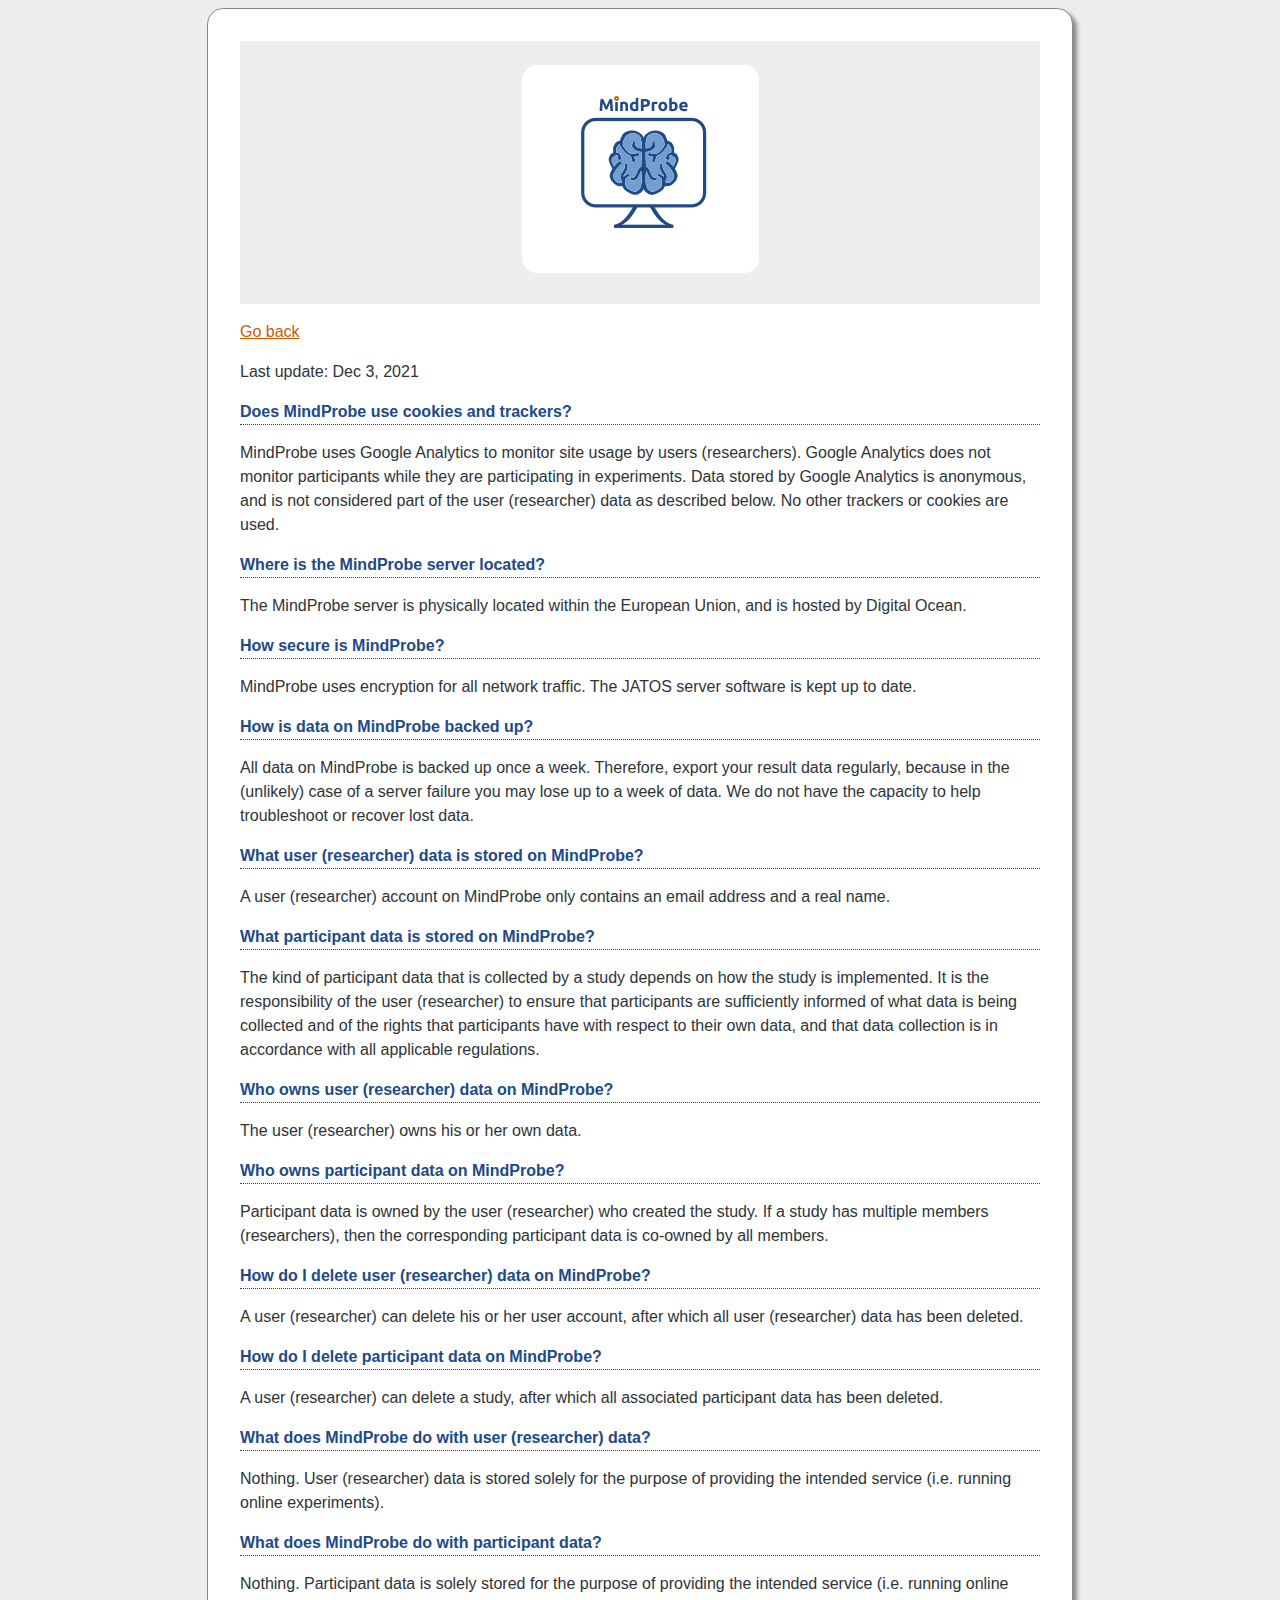
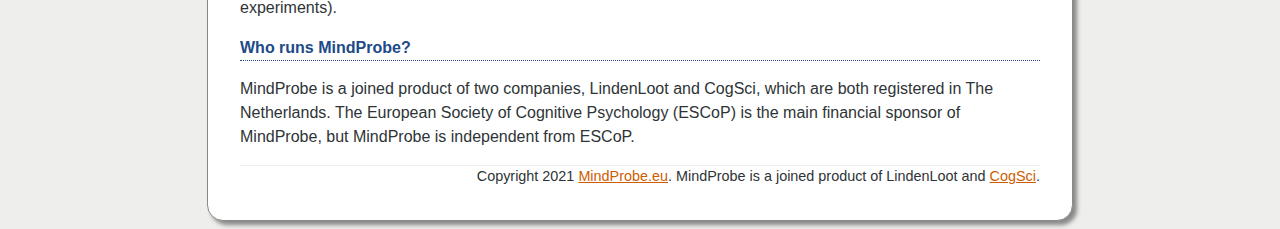
<file: privacy-and-ethics.html>
<!DOCTYPE html>
<html xmlns="http://www.w3.org/1999/xhtml" lang xml:lang>
  <head>
    <meta charset="utf-8" />
    <meta name="generator" content="pandoc" />
    <meta name="viewport" content="width=device-width, initial-scale=1.0, user-scalable=yes" />
              <style type="text/css">* {
color:#2e3436;
font-family:sans-serif;
font-size:1em;
line-height:1.5em;
}
body {
background-color:#eeeeec;
}
.button-container {
text-align: center;
}
#banner {
padding: 24px;
text-align: center;
width: 1024;
background-color:#eeeeec;
}
#footer {
border-top: solid 1px #eeeeec;
font-size: 0.9em;
text-align: right;
}
.button-container a {
cursor: pointer;
background-color: #eeeeec;
color: #2e3436;
display: inline-block;
border-radius: 4px;
border: solid 1px #888a85;
padding: 6px 12px;
text-decoration: none;
margin-bottom: 4px;
}
.button-container a:hover {
color: #2e3436;
background-color: #d3d7cf;
}
.container {
max-width: 800px;
margin-top: 32px;
margin: auto;
padding: 32px;
border: solid 1px #888a85;
border-radius: 16px;
background-color: white;
box-shadow: 4px 4px 4px #888888;
text-align: left;
}
h2 {
color:#204a87;
border-bottom: dotted 1px #204a87;
}
h3 {
color:#729fcf;
}
a {
color:#ce5c00;
}
a:hover {
color:#f57900;
}
.center-img {
text-align:center;
}
.center-img img {

border-radius: 16px;
}
.contact-info {
font-size: 1.1em;
}
#title-block-header {
display: none;
}
@media (max-width: 799px) {
#logos {
display: none;
}
}
#logos img {
margin-top: 8px;
}
</style>
          <link href="[data-uri]" rel="icon" />
    <title>MindProbe</title>
    <!-- Global site tag (gtag.js) - Google Analytics -->
    <script>
// Copyright 2012 Google Inc. All rights reserved.
(function(){

var data = {
"resource": {
  "version":"1",
  
  "macros":[{"function":"__e"},{"function":"__c","vtp_value":"google.nl"},{"function":"__c","vtp_value":0},{"vtp_signal":0,"function":"__c","vtp_value":0}],
  "tags":[{"function":"__gct","vtp_trackingId":"G-SQFW3B4CJD","vtp_sessionDuration":0,"tag_id":1},{"function":"__set_product_settings","original_activity_id":3001,"vtp_foreignTldMacroResult":["macro",1],"vtp_isChinaVipRegionMacroResult":["macro",2],"tag_id":4},{"function":"__ogt_event_settings","original_activity_id":3002,"vtp_eventSettings":["list",["map","name","purchase","conversion",true]],"tag_id":5},{"function":"__ogt_google_signals","original_activity_id":3003,"vtp_googleSignals":"DISABLED","vtp_serverMacroResult":["macro",3],"tag_id":6}],
  "predicates":[{"function":"_eq","arg0":["macro",0],"arg1":"gtm.js"},{"function":"_eq","arg0":["macro",0],"arg1":"gtm.init"}],
  "rules":[[["if",0],["add",0]],[["if",1],["add",1,2,3]]]
},
"runtime":[[50,"__set_product_settings",[46,"a"],[52,"b",["require","internal.setProductSettingsParameter"]],[52,"c",["require","getContainerVersion"]],[52,"d",[17,["c"],"containerId"]],["b",[15,"d"],"google_tld",[17,[15,"a"],"foreignTldMacroResult"]],["b",[15,"d"],"ga_restrict_domain",[20,[17,[15,"a"],"isChinaVipRegionMacroResult"],1]],[2,[15,"a"],"gtmOnSuccess",[7]]],[50,"__ogt_event_settings",[46,"a"],[52,"b",["require","internal.setProductSettingsParameter"]],[52,"c",["require","getContainerVersion"]],[52,"d",[8]],[53,[41,"f"],[3,"f",0],[63,[7,"f"],[23,[15,"f"],[17,[17,[15,"a"],"eventSettings"],"length"]],[33,[15,"f"],[3,"f",[0,[15,"f"],1]]],[46,[53,[52,"g",[16,[16,[17,[15,"a"],"eventSettings"],[15,"f"]],"name"]],[43,[15,"d"],[15,"g"],[8,"blacklisted",[16,[16,[17,[15,"a"],"eventSettings"],[15,"f"]],"blacklisted"],"conversion",[16,[16,[17,[15,"a"],"eventSettings"],[15,"f"]],"conversion"]]]]]]],[52,"e",[17,["c"],"containerId"]],["b",[15,"e"],"event_settings",[15,"d"]],[2,[15,"a"],"gtmOnSuccess",[7]]],[50,"__ogt_google_signals",[46,"a"],[52,"b",["require","internal.setProductSettingsParameter"]],[52,"c",["require","getContainerVersion"]],[52,"d",[17,["c"],"containerId"]],["b",[15,"d"],"google_signals",[20,[17,[15,"a"],"serverMacroResult"],1]],[2,[15,"a"],"gtmOnSuccess",[7]]]]
,"permissions":{"__set_product_settings":{"read_container_data":{}},"__ogt_event_settings":{"read_container_data":{}},"__ogt_google_signals":{"read_container_data":{}}}

,"security_groups":{
"google":["__set_product_settings","__ogt_event_settings","__ogt_google_signals"]}

};


/*

 Copyright The Closure Library Authors.
 SPDX-License-Identifier: Apache-2.0
*/
var l,aa=function(a){var b=0;return function(){return b<a.length?{done:!1,value:a[b++]}:{done:!0}}},ba=function(a){var b="undefined"!=typeof Symbol&&Symbol.iterator&&a[Symbol.iterator];return b?b.call(a):{next:aa(a)}},ca="function"==typeof Object.create?Object.create:function(a){var b=function(){};b.prototype=a;return new b},ea;
if("function"==typeof Object.setPrototypeOf)ea=Object.setPrototypeOf;else{var fa;a:{var ha={a:!0},ia={};try{ia.__proto__=ha;fa=ia.a;break a}catch(a){}fa=!1}ea=fa?function(a,b){a.__proto__=b;if(a.__proto__!==b)throw new TypeError(a+" is not extensible");return a}:null}
var ja=ea,ka=function(a,b){a.prototype=ca(b.prototype);a.prototype.constructor=a;if(ja)ja(a,b);else for(var c in b)if("prototype"!=c)if(Object.defineProperties){var d=Object.getOwnPropertyDescriptor(b,c);d&&Object.defineProperty(a,c,d)}else a[c]=b[c];a.rk=b.prototype},la=this||self,ma=function(a){return a};var na=function(a,b){this.g=a;this.o=b};var pa=function(a){return"number"===typeof a&&0<=a&&isFinite(a)&&0===a%1||"string"===typeof a&&"-"!==a[0]&&a===""+parseInt(a,10)},qa=function(){this.C={};this.s=!1;this.F={}},ra=function(a,b){var c=[],d;for(d in a.C)if(a.C.hasOwnProperty(d))switch(d=d.substr(5),b){case 1:c.push(d);break;case 2:c.push(a.get(d));break;case 3:c.push([d,a.get(d)])}return c};qa.prototype.get=function(a){return this.C["dust."+a]};qa.prototype.set=function(a,b){this.s||(a="dust."+a,this.F.hasOwnProperty(a)||(this.C[a]=b))};
qa.prototype.has=function(a){return this.C.hasOwnProperty("dust."+a)};var sa=function(a,b){b="dust."+b;a.s||a.F.hasOwnProperty(b)||delete a.C[b]};qa.prototype.Ab=function(){this.s=!0};var ta=function(a){this.o=new qa;this.g=[];this.s=!1;a=a||[];for(var b in a)a.hasOwnProperty(b)&&(pa(b)?this.g[Number(b)]=a[Number(b)]:this.o.set(b,a[b]))};l=ta.prototype;l.toString=function(a){if(a&&0<=a.indexOf(this))return"";for(var b=[],c=0;c<this.g.length;c++){var d=this.g[c];null===d||void 0===d?b.push(""):d instanceof ta?(a=a||[],a.push(this),b.push(d.toString(a)),a.pop()):b.push(d.toString())}return b.join(",")};
l.set=function(a,b){if(!this.s)if("length"===a){if(!pa(b))throw Error("RangeError: Length property must be a valid integer.");this.g.length=Number(b)}else pa(a)?this.g[Number(a)]=b:this.o.set(a,b)};l.get=function(a){return"length"===a?this.length():pa(a)?this.g[Number(a)]:this.o.get(a)};l.length=function(){return this.g.length};l.zb=function(){for(var a=ra(this.o,1),b=0;b<this.g.length;b++)a.push(b+"");return new ta(a)};var ua=function(a,b){pa(b)?delete a.g[Number(b)]:sa(a.o,b)};l=ta.prototype;
l.pop=function(){return this.g.pop()};l.push=function(a){return this.g.push.apply(this.g,Array.prototype.slice.call(arguments))};l.shift=function(){return this.g.shift()};l.splice=function(a,b,c){return new ta(this.g.splice.apply(this.g,arguments))};l.unshift=function(a){return this.g.unshift.apply(this.g,Array.prototype.slice.call(arguments))};l.has=function(a){return pa(a)&&this.g.hasOwnProperty(a)||this.o.has(a)};l.Ab=function(){this.s=!0;Object.freeze(this.g);this.o.Ab()};var va=function(){function a(f,g){if(b[f]){if(b[f].Dd+g>b[f].max)throw Error("Quota exceeded");b[f].Dd+=g}}var b={},c=void 0,d=void 0,e={xj:function(f){c=f},Hg:function(){c&&a(c,1)},zj:function(f){d=f},Bb:function(f){d&&a(d,f)},Rj:function(f,g){b[f]=b[f]||{Dd:0};b[f].max=g},Zi:function(f){return b[f]&&b[f].Dd||0},reset:function(){b={}},Li:a};e.onFnConsume=e.xj;e.consumeFn=e.Hg;e.onStorageConsume=e.zj;e.consumeStorage=e.Bb;e.setMax=e.Rj;e.getConsumed=e.Zi;e.reset=e.reset;e.consume=e.Li;return e};var wa=function(a,b){this.s=a;this.O=function(c,d,e){return c.apply(d,e)};this.C=b;this.o=new qa;this.g=this.F=void 0};wa.prototype.add=function(a,b){ya(this,a,b,!1)};var ya=function(a,b,c,d){if(!a.o.s)if(a.s.Bb(("string"===typeof b?b.length:1)+("string"===typeof c?c.length:1)),d){var e=a.o;e.set(b,c);e.F["dust."+b]=!0}else a.o.set(b,c)};
wa.prototype.set=function(a,b){this.o.s||(!this.o.has(a)&&this.C&&this.C.has(a)?this.C.set(a,b):(this.s.Bb(("string"===typeof a?a.length:1)+("string"===typeof b?b.length:1)),this.o.set(a,b)))};wa.prototype.get=function(a){return this.o.has(a)?this.o.get(a):this.C?this.C.get(a):void 0};wa.prototype.has=function(a){return!!this.o.has(a)||!(!this.C||!this.C.has(a))};var za=function(a){var b=new wa(a.s,a);a.F&&(b.F=a.F);b.O=a.O;b.g=a.g;return b};var Ca=function(){},Da=function(a){return"function"==typeof a},Ga=function(a){return"string"==typeof a},Ha=function(a){return"number"==typeof a&&!isNaN(a)},Ia=Array.isArray,Ja=function(a,b){if(a&&Ia(a))for(var c=0;c<a.length;c++)if(a[c]&&b(a[c]))return a[c]},Ka=function(a,b){if(!Ha(a)||!Ha(b)||a>b)a=0,b=2147483647;return Math.floor(Math.random()*(b-a+1)+a)},Ma=function(a,b){for(var c=new La,d=0;d<a.length;d++)c.set(a[d],!0);for(var e=0;e<b.length;e++)if(c.get(b[e]))return!0;return!1},Qa=function(a,
b){for(var c in a)Object.prototype.hasOwnProperty.call(a,c)&&b(c,a[c])},Ra=function(a){return!!a&&("[object Arguments]"==Object.prototype.toString.call(a)||Object.prototype.hasOwnProperty.call(a,"callee"))},Sa=function(a){return Math.round(Number(a))||0},Ta=function(a){return"false"==String(a).toLowerCase()?!1:!!a},Xa=function(a){var b=[];if(Ia(a))for(var c=0;c<a.length;c++)b.push(String(a[c]));return b},Ya=function(a){return a?a.replace(/^\s+|\s+$/g,""):""},ab=function(){return new Date(Date.now())},
bb=function(){return ab().getTime()},La=function(){this.prefix="gtm.";this.values={}};La.prototype.set=function(a,b){this.values[this.prefix+a]=b};La.prototype.get=function(a){return this.values[this.prefix+a]};
var cb=function(a,b,c){return a&&a.hasOwnProperty(b)?a[b]:c},db=function(a){var b=a;return function(){if(b){var c=b;b=void 0;try{c()}catch(d){}}}},eb=function(a,b){for(var c in b)b.hasOwnProperty(c)&&(a[c]=b[c])},fb=function(a){for(var b in a)if(a.hasOwnProperty(b))return!0;return!1},gb=function(a,b){for(var c=[],d=0;d<a.length;d++)c.push(a[d]),c.push.apply(c,b[a[d]]||[]);return c},hb=function(a,b){var c=m;b=b||[];for(var d=c,e=0;e<a.length-1;e++){if(!d.hasOwnProperty(a[e]))return;d=d[a[e]];if(0<=
b.indexOf(d))return}return d},ib=function(a,b){for(var c={},d=c,e=a.split("."),f=0;f<e.length-1;f++)d=d[e[f]]={};d[e[e.length-1]]=b;return c},kb=/^\w{1,9}$/,lb=function(a,b){a=a||{};b=b||",";var c=[];Qa(a,function(d,e){kb.test(d)&&e&&c.push(d)});return c.join(b)},mb=function(a,b){function c(){++d===b&&(e(),e=null,c.done=!0)}var d=0,e=a;c.done=!1;return c};var nb=function(a,b){qa.call(this);this.O=a;this.La=b};ka(nb,qa);nb.prototype.toString=function(){return this.O};nb.prototype.zb=function(){return new ta(ra(this,1))};nb.prototype.g=function(a,b){a.s.Hg();return this.La.apply(new ob(this,a),Array.prototype.slice.call(arguments,1))};nb.prototype.o=function(a,b){try{return this.g.apply(this,Array.prototype.slice.call(arguments,0))}catch(c){}};
var rb=function(a,b){for(var c,d=0;d<b.length&&!(c=qb(a,b[d]),c instanceof na);d++);return c},qb=function(a,b){try{var c=a.get(String(b[0]));if(!(c&&c instanceof nb))throw Error("Attempting to execute non-function "+b[0]+".");return c.g.apply(c,[a].concat(b.slice(1)))}catch(e){var d=a.F;d&&d(e,b.context?{id:b[0],line:b.context.line}:null);throw e;}},ob=function(a,b){this.o=a;this.g=b},B=function(a,b){return Ia(b)?qb(a.g,b):b},G=function(a){return a.o.O};var sb=function(){qa.call(this)};ka(sb,qa);sb.prototype.zb=function(){return new ta(ra(this,1))};var tb={control:function(a,b){return new na(a,B(this,b))},fn:function(a,b,c){var d=this.g,e=B(this,b);if(!(e instanceof ta))throw Error("Error: non-List value given for Fn argument names.");var f=Array.prototype.slice.call(arguments,2);this.g.s.Bb(a.length+f.length);return new nb(a,function(){return function(g){var h=za(d);void 0===h.g&&(h.g=this.g.g);for(var k=Array.prototype.slice.call(arguments,0),n=0;n<k.length;n++)if(k[n]=B(this,k[n]),k[n]instanceof na)return k[n];for(var p=e.get("length"),r=
0;r<p;r++)r<k.length?h.add(e.get(r),k[r]):h.add(e.get(r),void 0);h.add("arguments",new ta(k));var t=rb(h,f);if(t instanceof na)return"return"===t.g?t.o:t}}())},list:function(a){var b=this.g.s;b.Bb(arguments.length);for(var c=new ta,d=0;d<arguments.length;d++){var e=B(this,arguments[d]);"string"===typeof e&&b.Bb(e.length?e.length-1:0);c.push(e)}return c},map:function(a){for(var b=this.g.s,c=new sb,d=0;d<arguments.length-1;d+=2){var e=B(this,arguments[d])+"",f=B(this,arguments[d+1]),g=e.length;g+="string"===
typeof f?f.length:1;b.Bb(g);c.set(e,f)}return c},undefined:function(){}};var ub=function(){this.s=va();this.g=new wa(this.s)},vb=function(a,b,c){var d=new nb(b,c);d.Ab();a.g.set(b,d)},wb=function(a,b,c){tb.hasOwnProperty(b)&&vb(a,c||b,tb[b])};ub.prototype.execute=function(a,b){var c=Array.prototype.slice.call(arguments,0);return this.o(c)};ub.prototype.o=function(a){for(var b,c=0;c<arguments.length;c++)b=qb(this.g,arguments[c]);return b};ub.prototype.C=function(a,b){var c=za(this.g);c.g=a;for(var d,e=1;e<arguments.length;e++)d=d=qb(c,arguments[e]);return d};var xb,yb=function(){if(void 0===xb){var a=null,b=la.trustedTypes;if(b&&b.createPolicy){try{a=b.createPolicy("goog#html",{createHTML:ma,createScript:ma,createScriptURL:ma})}catch(c){la.console&&la.console.error(c.message)}xb=a}else xb=a}return xb};var Ab=function(a,b){this.s=b===zb?a:""};Ab.prototype.o=!0;Ab.prototype.g=function(){return this.s.toString()};Ab.prototype.toString=function(){return this.s+""};var zb={},Bb=function(a){var b=yb(),c=b?b.createScriptURL(a):a;return new Ab(c,zb)};var Fb=function(a,b){this.s=b===Eb?a:""};Fb.prototype.o=!0;Fb.prototype.g=function(){return this.s.toString()};Fb.prototype.toString=function(){return this.s.toString()};var Gb=/^(?:(?:https?|mailto|ftp):|[^:/?#]*(?:[/?#]|$))/i,Eb={};function Hb(){var a=la.navigator;if(a){var b=a.userAgent;if(b)return b}return""}function Ib(a){return-1!=Hb().indexOf(a)};var Jb={},Kb=function(a,b,c){this.s=c===Jb?a:"";this.o=!0};Kb.prototype.g=function(){return this.s.toString()};Kb.prototype.toString=function(){return this.s.toString()};var Lb=function(a){return a instanceof Kb&&a.constructor===Kb?a.s:"type_error:SafeHtml"},Mb=function(a){var b=yb(),c=b?b.createHTML(a):a;return new Kb(c,null,Jb)},Ob=new Kb(la.trustedTypes&&la.trustedTypes.emptyHTML||"",0,Jb);/*

 SPDX-License-Identifier: Apache-2.0
*/
function Pb(a,b){a.src=b instanceof Ab&&b.constructor===Ab?b.s:"type_error:TrustedResourceUrl";var c,d,e=(a.ownerDocument&&a.ownerDocument.defaultView||window).document,f=null===(d=e.querySelector)||void 0===d?void 0:d.call(e,"script[nonce]");(c=f?f.nonce||f.getAttribute("nonce")||"":"")&&a.setAttribute("nonce",c)};var Qb=function(a,b){var c=function(){};c.prototype=a.prototype;var d=new c;a.apply(d,Array.prototype.slice.call(arguments,1));return d},Rb=function(a){var b=a;return function(){if(b){var c=b;b=null;c()}}};var Sb=function(a){var b=!1,c;return function(){b||(c=a(),b=!0);return c}}(function(){var a=document.createElement("div"),b=document.createElement("div");b.appendChild(document.createElement("div"));a.appendChild(b);var c=a.firstChild.firstChild;a.innerHTML=Lb(Ob);return!c.parentElement});var m=window,H=document,Tb=navigator,Wb=H.currentScript&&H.currentScript.src,Xb=function(a,b){var c=m[a];m[a]=void 0===c?b:c;return m[a]},Yb=function(a){var b=H.getElementsByTagName("script")[0]||H.body||H.head;b.parentNode.insertBefore(a,b)},Zb=function(a,b){b&&(a.addEventListener?a.onload=b:a.onreadystatechange=function(){a.readyState in{loaded:1,complete:1}&&(a.onreadystatechange=null,b())})},$b={async:1,nonce:1,onerror:1,onload:1,src:1,type:1},ac=function(a,b,c,d){var e=H.createElement("script");
d&&Qa(d,function(f,g){f=f.toLowerCase();$b.hasOwnProperty(f)||e.setAttribute(f,g)});e.type="text/javascript";e.async=!0;Pb(e,Bb(a));Zb(e,b);c&&(e.onerror=c);Yb(e);return e},bc=function(){if(Wb){var a=Wb.toLowerCase();if(0===a.indexOf("https://"))return 2;if(0===a.indexOf("http://"))return 3}return 1},cc=function(a,b){var c=H.createElement("iframe");c.height="0";c.width="0";c.style.display="none";c.style.visibility="hidden";var d=H.body&&H.body.lastChild||H.body||H.head;d.parentNode.insertBefore(c,
d);Zb(c,b);void 0!==a&&(c.src=a);return c},dc=function(a,b,c){var d=new Image(1,1);d.onload=function(){d.onload=null;b&&b()};d.onerror=function(){d.onerror=null;c&&c()};d.src=a;return d},ec=function(a,b,c,d){a.addEventListener?a.addEventListener(b,c,!!d):a.attachEvent&&a.attachEvent("on"+b,c)},fc=function(a,b,c){a.removeEventListener?a.removeEventListener(b,c,!1):a.detachEvent&&a.detachEvent("on"+b,c)},I=function(a){m.setTimeout(a,0)},gc=function(a,b){return a&&b&&a.attributes&&a.attributes[b]?a.attributes[b].value:
null},hc=function(a){var b=a.innerText||a.textContent||"";b&&" "!=b&&(b=b.replace(/^[\s\xa0]+|[\s\xa0]+$/g,""));b&&(b=b.replace(/(\xa0+|\s{2,}|\n|\r\t)/g," "));return b},ic=function(a){var b=H.createElement("div"),c=Mb("A<div>"+a+"</div>"),d=b;if(Sb())for(;d.lastChild;)d.removeChild(d.lastChild);d.innerHTML=Lb(c);b=b.lastChild;for(var e=[];b.firstChild;)e.push(b.removeChild(b.firstChild));return e},jc=function(a,b,c){c=c||100;for(var d={},e=0;e<b.length;e++)d[b[e]]=!0;for(var f=a,g=0;f&&g<=c;g++){if(d[String(f.tagName).toLowerCase()])return f;
f=f.parentElement}return null},kc=function(a){var b;try{b=Tb.sendBeacon&&Tb.sendBeacon(a)}catch(c){}b||dc(a)},lc=function(a,b){var c=a[b];c&&"string"===typeof c.animVal&&(c=c.animVal);return c},pc=function(a){var b=H.featurePolicy;return b&&Da(b.allowsFeature)?b.allowsFeature(a):!1};var qc=function(a,b){return B(this,a)&&B(this,b)},rc=function(a,b){return B(this,a)===B(this,b)},sc=function(a,b){return B(this,a)||B(this,b)},tc=function(a,b){a=B(this,a);b=B(this,b);return-1<String(a).indexOf(String(b))},uc=function(a,b){a=String(B(this,a));b=String(B(this,b));return a.substring(0,b.length)===b},vc=function(a,b){a=B(this,a);b=B(this,b);switch(a){case "pageLocation":var c=m.location.href;b instanceof sb&&b.get("stripProtocol")&&(c=c.replace(/^https?:\/\//,""));return c}};var xc=function(){this.g=new ub;wc(this)};xc.prototype.execute=function(a){return this.g.o(a)};var wc=function(a){wb(a.g,"map");var b=function(c,d){vb(a.g,c,d)};b("and",qc);b("contains",tc);b("equals",rc);b("or",sc);b("startsWith",uc);b("variable",vc)};var yc=function(a){if(a instanceof yc)return a;this.Qa=a};yc.prototype.toString=function(){return String(this.Qa)};var Ac=function(a){qa.call(this);this.g=a;this.set("then",zc(this));this.set("catch",zc(this,!0));this.set("finally",zc(this,!1,!0))};ka(Ac,sb);var zc=function(a,b,c){b=void 0===b?!1:b;c=void 0===c?!1:c;return new nb("",function(d,e){b&&(e=d,d=void 0);c&&(e=d);d instanceof nb||(d=void 0);e instanceof nb||(e=void 0);var f=za(this.g),g=function(k){return function(n){return c?(k.g(f),a.g):k.g(f,n)}},h=a.g.then(d&&g(d),e&&g(e));return new Ac(h)})};/*
 jQuery (c) 2005, 2012 jQuery Foundation, Inc. jquery.org/license. */
var Bc=/\[object (Boolean|Number|String|Function|Array|Date|RegExp)\]/,Cc=function(a){if(null==a)return String(a);var b=Bc.exec(Object.prototype.toString.call(Object(a)));return b?b[1].toLowerCase():"object"},Dc=function(a,b){return Object.prototype.hasOwnProperty.call(Object(a),b)},Gc=function(a){if(!a||"object"!=Cc(a)||a.nodeType||a==a.window)return!1;try{if(a.constructor&&!Dc(a,"constructor")&&!Dc(a.constructor.prototype,"isPrototypeOf"))return!1}catch(c){return!1}for(var b in a);return void 0===
b||Dc(a,b)},Hc=function(a,b){var c=b||("array"==Cc(a)?[]:{}),d;for(d in a)if(Dc(a,d)){var e=a[d];"array"==Cc(e)?("array"!=Cc(c[d])&&(c[d]=[]),c[d]=Hc(e,c[d])):Gc(e)?(Gc(c[d])||(c[d]={}),c[d]=Hc(e,c[d])):c[d]=e}return c};var Jc=function(a,b,c){var d=[],e=[],f=function(h,k){for(var n=ra(h,1),p=0;p<n.length;p++)k[n[p]]=g(h.get(n[p]))},g=function(h){var k=d.indexOf(h);if(-1<k)return e[k];if(h instanceof ta){var n=[];d.push(h);e.push(n);for(var p=h.zb(),r=0;r<p.length();r++)n[p.get(r)]=g(h.get(p.get(r)));return n}if(h instanceof Ac)return h.g;if(h instanceof sb){var t={};d.push(h);e.push(t);f(h,t);return t}if(h instanceof nb){var u=function(){for(var q=Array.prototype.slice.call(arguments,0),v=0;v<q.length;v++)q[v]=Ic(q[v],
b,!!c);var w=b?b.s:va(),y=new wa(w);b&&(y.g=b.g);return g(h.g.apply(h,[y].concat(q)))};d.push(h);e.push(u);f(h,u);return u}switch(typeof h){case "boolean":case "number":case "string":case "undefined":return h;case "object":if(null===h)return null}};return g(a)},Ic=function(a,b,c){var d=[],e=[],f=function(h,k){for(var n in h)h.hasOwnProperty(n)&&k.set(n,
g(h[n]))},g=function(h){var k=d.indexOf(h);if(-1<k)return e[k];if(Ia(h)||Ra(h)){var n=new ta([]);d.push(h);e.push(n);for(var p in h)h.hasOwnProperty(p)&&n.set(p,g(h[p]));return n}if(Gc(h)){var r=new sb;d.push(h);e.push(r);f(h,r);return r}if("function"===typeof h){var t=new nb("",function(y){for(var x=Array.prototype.slice.call(arguments,0),z=0;z<x.length;z++)x[z]=Jc(B(this,x[z]),b,!!c);return g((0,this.g.O)(h,h,x))});d.push(h);e.push(t);f(h,t);return t}var w=typeof h;if(null===h||"string"===w||"number"===w||"boolean"===w)return h;};
return g(a)};var Kc=function(a){for(var b=[],c=0;c<a.length();c++)a.has(c)&&(b[c]=a.get(c));return b},Lc=function(a){if(void 0===a||Ia(a)||Gc(a))return!0;switch(typeof a){case "boolean":case "number":case "string":case "function":return!0}return!1};var Mc={supportedMethods:"concat every filter forEach hasOwnProperty indexOf join lastIndexOf map pop push reduce reduceRight reverse shift slice some sort splice unshift toString".split(" "),concat:function(a,b){for(var c=[],d=0;d<this.length();d++)c.push(this.get(d));for(var e=1;e<arguments.length;e++)if(arguments[e]instanceof ta)for(var f=arguments[e],g=0;g<f.length();g++)c.push(f.get(g));else c.push(arguments[e]);return new ta(c)},every:function(a,b){for(var c=this.length(),d=0;d<this.length()&&
d<c;d++)if(this.has(d)&&!b.g(a,this.get(d),d,this))return!1;return!0},filter:function(a,b){for(var c=this.length(),d=[],e=0;e<this.length()&&e<c;e++)this.has(e)&&b.g(a,this.get(e),e,this)&&d.push(this.get(e));return new ta(d)},forEach:function(a,b){for(var c=this.length(),d=0;d<this.length()&&d<c;d++)this.has(d)&&b.g(a,this.get(d),d,this)},hasOwnProperty:function(a,b){return this.has(b)},indexOf:function(a,b,c){var d=this.length(),e=void 0===c?0:Number(c);0>e&&(e=Math.max(d+e,0));for(var f=e;f<d;f++)if(this.has(f)&&
this.get(f)===b)return f;return-1},join:function(a,b){for(var c=[],d=0;d<this.length();d++)c.push(this.get(d));return c.join(b)},lastIndexOf:function(a,b,c){var d=this.length(),e=d-1;void 0!==c&&(e=0>c?d+c:Math.min(c,e));for(var f=e;0<=f;f--)if(this.has(f)&&this.get(f)===b)return f;return-1},map:function(a,b){for(var c=this.length(),d=[],e=0;e<this.length()&&e<c;e++)this.has(e)&&(d[e]=b.g(a,this.get(e),e,this));return new ta(d)},pop:function(){return this.pop()},push:function(a,b){return this.push.apply(this,
Array.prototype.slice.call(arguments,1))},reduce:function(a,b,c){var d=this.length(),e,f=0;if(void 0!==c)e=c;else{if(0===d)throw Error("TypeError: Reduce on List with no elements.");for(var g=0;g<d;g++)if(this.has(g)){e=this.get(g);f=g+1;break}if(g===d)throw Error("TypeError: Reduce on List with no elements.");}for(var h=f;h<d;h++)this.has(h)&&(e=b.g(a,e,this.get(h),h,this));return e},reduceRight:function(a,b,c){var d=this.length(),e,f=d-1;if(void 0!==c)e=c;else{if(0===d)throw Error("TypeError: ReduceRight on List with no elements.");
for(var g=1;g<=d;g++)if(this.has(d-g)){e=this.get(d-g);f=d-(g+1);break}if(g>d)throw Error("TypeError: ReduceRight on List with no elements.");}for(var h=f;0<=h;h--)this.has(h)&&(e=b.g(a,e,this.get(h),h,this));return e},reverse:function(){for(var a=Kc(this),b=a.length-1,c=0;0<=b;b--,c++)a.hasOwnProperty(b)?this.set(c,a[b]):ua(this,c);return this},shift:function(){return this.shift()},slice:function(a,b,c){var d=this.length();void 0===b&&(b=0);b=0>b?Math.max(d+b,0):Math.min(b,d);c=void 0===c?d:0>c?
Math.max(d+c,0):Math.min(c,d);c=Math.max(b,c);for(var e=[],f=b;f<c;f++)e.push(this.get(f));return new ta(e)},some:function(a,b){for(var c=this.length(),d=0;d<this.length()&&d<c;d++)if(this.has(d)&&b.g(a,this.get(d),d,this))return!0;return!1},sort:function(a,b){var c=Kc(this);void 0===b?c.sort():c.sort(function(e,f){return Number(b.g(a,e,f))});for(var d=0;d<c.length;d++)c.hasOwnProperty(d)?this.set(d,c[d]):ua(this,d);return this},splice:function(a,b,c,d){return this.splice.apply(this,Array.prototype.splice.call(arguments,
1,arguments.length-1))},toString:function(){return this.toString()},unshift:function(a,b){return this.unshift.apply(this,Array.prototype.slice.call(arguments,1))}};var Nc="charAt concat indexOf lastIndexOf match replace search slice split substring toLowerCase toLocaleLowerCase toString toUpperCase toLocaleUpperCase trim".split(" "),Oc=new na("break"),Pc=new na("continue"),Qc=function(a,b){return B(this,a)+B(this,b)},Rc=function(a,b){return B(this,a)&&B(this,b)},Sc=function(a,b,c){a=B(this,a);b=B(this,b);c=B(this,c);if(!(c instanceof ta))throw Error("Error: Non-List argument given to Apply instruction.");if(null===a||void 0===a)throw Error("TypeError: Can't read property "+
b+" of "+a+".");var d="number"===typeof a;if("boolean"===typeof a||d){if("toString"===b){if(d&&c.length()){var e=Jc(c.get(0));try{return a.toString(e)}catch(r){}}return a.toString()}throw Error("TypeError: "+a+"."+b+" is not a function.");}if("string"===typeof a){if(0<=Nc.indexOf(b)){var f=Jc(c);return Ic(a[b].apply(a,f),this.g)}throw Error("TypeError: "+b+" is not a function");}if(a instanceof ta){if(a.has(b)){var g=a.get(b);if(g instanceof nb){var h=Kc(c);h.unshift(this.g);return g.g.apply(g,h)}throw Error("TypeError: "+
b+" is not a function");}if(0<=Mc.supportedMethods.indexOf(b)){var k=Kc(c);k.unshift(this.g);return Mc[b].apply(a,k)}}if(a instanceof nb||a instanceof sb){if(a.has(b)){var n=a.get(b);if(n instanceof nb){var p=Kc(c);p.unshift(this.g);return n.g.apply(n,p)}throw Error("TypeError: "+b+" is not a function");}if("toString"===b)return a instanceof nb?a.O:a.toString();if("hasOwnProperty"===b)return a.has.apply(a,Kc(c))}if(a instanceof yc&&"toString"===b)return a.toString();throw Error("TypeError: Object has no '"+
b+"' property.");},Tc=function(a,b){a=B(this,a);if("string"!==typeof a)throw Error("Invalid key name given for assignment.");var c=this.g;if(!c.has(a))throw Error("Attempting to assign to undefined value "+b);var d=B(this,b);c.set(a,d);return d},Uc=function(a){var b=za(this.g),c=rb(b,Array.prototype.slice.apply(arguments));if(c instanceof na)return c},Zc=function(){return Oc},$c=function(a){for(var b=B(this,a),c=0;c<b.length;c++){var d=B(this,b[c]);if(d instanceof na)return d}},ad=function(a){for(var b=
this.g,c=0;c<arguments.length-1;c+=2){var d=arguments[c];if("string"===typeof d){var e=B(this,arguments[c+1]);ya(b,d,e,!0)}}},bd=function(){return Pc},cd=function(a,b,c){var d=new ta;b=B(this,b);for(var e=0;e<b.length;e++)d.push(b[e]);var f=[51,a,d].concat(Array.prototype.splice.call(arguments,2,arguments.length-2));this.g.add(a,B(this,f))},dd=function(a,b){return B(this,a)/B(this,b)},ed=function(a,b){a=B(this,a);b=B(this,b);var c=a instanceof yc,d=b instanceof yc;return c||d?c&&d?a.Qa==b.Qa:!1:a==
b},fd=function(a){for(var b,c=0;c<arguments.length;c++)b=B(this,arguments[c]);return b};function gd(a,b,c,d){for(var e=0;e<b();e++){var f=a(c(e)),g=rb(f,d);if(g instanceof na){if("break"===g.g)break;if("return"===g.g)return g}}}function hd(a,b,c){if("string"===typeof b)return gd(a,function(){return b.length},function(f){return f},c);if(b instanceof sb||b instanceof ta||b instanceof nb){var d=b.zb(),e=d.length();return gd(a,function(){return e},function(f){return d.get(f)},c)}}
var id=function(a,b,c){a=B(this,a);b=B(this,b);c=B(this,c);var d=this.g;return hd(function(e){d.set(a,e);return d},b,c)},jd=function(a,b,c){a=B(this,a);b=B(this,b);c=B(this,c);var d=this.g;return hd(function(e){var f=za(d);ya(f,a,e,!0);return f},b,c)},kd=function(a,b,c){a=B(this,a);b=B(this,b);c=B(this,c);var d=this.g;return hd(function(e){var f=za(d);f.add(a,e);return f},b,c)},md=function(a,b,c){a=B(this,a);b=B(this,b);c=B(this,c);var d=this.g;return ld(function(e){d.set(a,e);return d},b,c)},nd=
function(a,b,c){a=B(this,a);b=B(this,b);c=B(this,c);var d=this.g;return ld(function(e){var f=za(d);ya(f,a,e,!0);return f},b,c)},od=function(a,b,c){a=B(this,a);b=B(this,b);c=B(this,c);var d=this.g;return ld(function(e){var f=za(d);f.add(a,e);return f},b,c)};
function ld(a,b,c){if("string"===typeof b)return gd(a,function(){return b.length},function(d){return b[d]},c);if(b instanceof ta)return gd(a,function(){return b.length()},function(d){return b.get(d)},c);throw new TypeError("The value is not iterable.");}
var pd=function(a,b,c,d){function e(p,r){for(var t=0;t<f.length();t++){var u=f.get(t);r.add(u,p.get(u))}}var f=B(this,a);if(!(f instanceof ta))throw Error("TypeError: Non-List argument given to ForLet instruction.");var g=this.g;d=B(this,d);var h=za(g);for(e(g,h);qb(h,b);){var k=rb(h,d);if(k instanceof na){if("break"===k.g)break;if("return"===k.g)return k}var n=za(g);e(h,n);qb(n,c);h=n}},qd=function(a){a=B(this,a);var b=this.g,c=!1;if(c&&!b.has(a))throw new ReferenceError(a+" is not defined.");return b.get(a)},wd=function(a,b){var c;a=B(this,a);b=B(this,b);if(void 0===a||null===a)throw Error("TypeError: cannot access property of "+a+".");if(a instanceof sb||a instanceof ta||a instanceof nb)c=a.get(b);else if("string"===typeof a)"length"===b?c=a.length:pa(b)&&(c=a[b]);else if(a instanceof yc)return;return c},xd=function(a,b){return B(this,a)>B(this,
b)},yd=function(a,b){return B(this,a)>=B(this,b)},zd=function(a,b){a=B(this,a);b=B(this,b);a instanceof yc&&(a=a.Qa);b instanceof yc&&(b=b.Qa);return a===b},Ad=function(a,b){return!zd.call(this,a,b)},Bd=function(a,b,c){var d=[];B(this,a)?d=B(this,b):c&&(d=B(this,c));var e=rb(this.g,d);if(e instanceof na)return e},Cd=function(a,b){return B(this,a)<B(this,b)},Dd=function(a,b){return B(this,a)<=B(this,b)},Ed=function(a,b){return B(this,a)%B(this,b)},Fd=function(a,b){return B(this,a)*B(this,b)},Gd=function(a){return-B(this,
a)},Hd=function(a){return!B(this,a)},Id=function(a,b){return!ed.call(this,a,b)},Jd=function(){return null},Kd=function(a,b){return B(this,a)||B(this,b)},Ld=function(a,b){var c=B(this,a);B(this,b);return c},Md=function(a){return B(this,a)},Nd=function(a){return Array.prototype.slice.apply(arguments)},Od=function(a){return new na("return",B(this,a))},Pd=function(a,b,c){a=B(this,a);b=B(this,b);c=B(this,c);if(null===a||void 0===a)throw Error("TypeError: Can't set property "+b+" of "+a+".");(a instanceof
nb||a instanceof ta||a instanceof sb)&&a.set(b,c);return c},Qd=function(a,b){return B(this,a)-B(this,b)},Rd=function(a,b,c){a=B(this,a);var d=B(this,b),e=B(this,c);if(!Ia(d)||!Ia(e))throw Error("Error: Malformed switch instruction.");for(var f,g=!1,h=0;h<d.length;h++)if(g||a===B(this,d[h]))if(f=B(this,e[h]),f instanceof na){var k=f.g;if("break"===k)return;if("return"===k||"continue"===k)return f}else g=!0;if(e.length===d.length+1&&(f=B(this,e[e.length-1]),f instanceof na&&("return"===f.g||"continue"===
f.g)))return f},Sd=function(a,b,c){return B(this,a)?B(this,b):B(this,c)},be=function(a){a=B(this,a);return a instanceof nb?"function":typeof a},ce=function(a){for(var b=this.g,c=0;c<arguments.length;c++){var d=arguments[c];"string"!==typeof d||b.add(d,void 0)}},de=function(a,b,c,d){var e=B(this,d);if(B(this,c)){var f=rb(this.g,e);if(f instanceof na){if("break"===f.g)return;if("return"===f.g)return f}}for(;B(this,a);){var g=rb(this.g,e);if(g instanceof na){if("break"===g.g)break;if("return"===g.g)return g}B(this,
b)}},ee=function(a){return~Number(B(this,a))},fe=function(a,b){return Number(B(this,a))<<Number(B(this,b))},ge=function(a,b){return Number(B(this,a))>>Number(B(this,b))},he=function(a,b){return Number(B(this,a))>>>Number(B(this,b))},ie=function(a,b){return Number(B(this,a))&Number(B(this,b))},je=function(a,b){return Number(B(this,a))^Number(B(this,b))},ke=function(a,b){return Number(B(this,a))|Number(B(this,b))};var me=function(){this.g=new ub;le(this)};me.prototype.execute=function(a){return ne(this.g.o(a))};
var oe=function(a,b,c){return ne(a.g.C(b,c))},le=function(a){var b=function(d,e){wb(a.g,d,String(e))};b("control",49);b("fn",51);b("list",7);b("map",8);b("undefined",44);var c=function(d,e){vb(a.g,String(d),e)};c(0,Qc);c(1,Rc);c(2,Sc);c(3,Tc);c(53,Uc);c(4,Zc);c(5,$c);c(52,ad);c(6,bd);c(9,$c);c(50,cd);c(10,dd);c(12,ed);c(13,fd);c(47,id);c(54,jd);c(55,kd);c(63,pd);c(64,md);c(65,nd);c(66,od);c(15,qd);c(16,wd);c(17,wd);c(18,xd);c(19,yd);c(20,zd);c(21,Ad);c(22,Bd);c(23,Cd);c(24,Dd);c(25,Ed);c(26,Fd);c(27,
Gd);c(28,Hd);c(29,Id);c(45,Jd);c(30,Kd);c(32,Ld);c(33,Ld);c(34,Md);c(35,Md);c(46,Nd);c(36,Od);c(43,Pd);c(37,Qd);c(38,Rd);c(39,Sd);c(40,be);c(41,ce);c(42,de);c(58,ee);c(57,fe);c(60,ge);c(61,he);c(56,ie);c(62,je);c(59,ke)};function ne(a){if(a instanceof na||a instanceof nb||a instanceof ta||a instanceof sb||a instanceof yc||null===a||void 0===a||"string"===typeof a||"number"===typeof a||"boolean"===typeof a)return a};var pe=function(){var a=function(b){return{toString:function(){return b}}};return{zh:a("consent"),Wd:a("consent_always_fire"),Ff:a("convert_case_to"),Gf:a("convert_false_to"),Hf:a("convert_null_to"),If:a("convert_true_to"),Jf:a("convert_undefined_to"),bk:a("debug_mode_metadata"),ck:a("event_data_overrides"),yb:a("function"),ii:a("instance_name"),mi:a("live_only"),ni:a("malware_disabled"),oi:a("metadata"),fk:a("original_activity_id"),gk:a("original_vendor_template_id"),vi:a("once_per_event"),ng:a("once_per_load"),
ik:a("priority_override"),jk:a("respected_consent_types"),rg:a("setup_tags"),sg:a("tag_id"),ug:a("teardown_tags")}}();var Qe;
var Re=[],Se=[],Te=[],Ue=[],Ve=[],We={},Xe,Ye,Ze,$e=function(a,b){var c={};c["function"]="__"+a;for(var d in b)b.hasOwnProperty(d)&&(c["vtp_"+d]=b[d]);return c},af=function(a,b){var c=a["function"],d=b&&b.event;if(!c)throw Error("Error: No function name given for function call.");var e=We[c],f={},g;for(g in a)if(a.hasOwnProperty(g))if(0===g.indexOf("vtp_"))e&&d&&d.Gg&&d.Gg(a[g]),f[void 0!==e?g:g.substr(4)]=a[g];else if(g===pe.Wd.toString()&&a[g]){}e&&d&&d.Fg&&(f.vtp_gtmCachedValues=d.Fg);return void 0!==e?e(f):Qe(c,f,b)},cf=function(a,b,c){c=c||[];var d={},e;for(e in a)a.hasOwnProperty(e)&&(d[e]=bf(a[e],b,c));return d},bf=function(a,b,c){if(Ia(a)){var d;switch(a[0]){case "function_id":return a[1];case "list":d=[];for(var e=1;e<a.length;e++)d.push(bf(a[e],b,c));return d;
case "macro":var f=a[1];if(c[f])return;var g=Re[f];if(!g||b.ff(g))return;c[f]=!0;try{var h=cf(g,b,c);h.vtp_gtmEventId=b.id;d=af(h,{event:b,index:f,type:2});Ze&&(d=Ze.Mi(d,h))}catch(y){b.Xg&&b.Xg(y,Number(f)),d=!1}c[f]=!1;return d;case "map":d={};for(var k=1;k<a.length;k+=2)d[bf(a[k],b,c)]=bf(a[k+1],b,c);return d;case "template":d=[];for(var n=!1,p=1;p<a.length;p++){var r=bf(a[p],b,c);Ye&&(n=n||r===Ye.td);d.push(r)}return Ye&&n?Ye.Qi(d):d.join("");case "escape":d=bf(a[1],b,c);if(Ye&&Ia(a[1])&&"macro"===
a[1][0]&&Ye.kj(a))return Ye.Cj(d);d=String(d);for(var t=2;t<a.length;t++)qe[a[t]]&&(d=qe[a[t]](d));return d;case "tag":var u=a[1];if(!Ue[u])throw Error("Unable to resolve tag reference "+u+".");return d={Ng:a[2],index:u};case "zb":var q={arg0:a[2],arg1:a[3],ignore_case:a[5]};q["function"]=a[1];var v=df(q,b,c),w=!!a[4];return w||2!==v?w!==(1===v):null;default:throw Error("Attempting to expand unknown Value type: "+a[0]+".");}}return a},df=function(a,b,c){try{return Xe(cf(a,b,c))}catch(d){JSON.stringify(a)}return 2};var ef=function(a,b,c){var d;d=Error.call(this);this.message=d.message;"stack"in d&&(this.stack=d.stack);this.o=a;this.g=c};ka(ef,Error);function ff(a,b){if(Ia(a)){Object.defineProperty(a,"context",{value:{line:b[0]}});for(var c=1;c<a.length;c++)ff(a[c],b[c])}};var gf=function(a,b){var c;c=Error.call(this);this.message=c.message;"stack"in c&&(this.stack=c.stack);this.s=a;this.o=b;this.g=[]};ka(gf,Error);var jf=function(){return function(a,b){a instanceof gf||(a=new gf(a,hf));b&&a.g.push(b);throw a;}};function hf(a){if(!a.length)return a;a.push({id:"main",line:0});for(var b=a.length-1;0<b;b--)Ha(a[b].id)&&a.splice(b++,1);for(var c=a.length-1;0<c;c--)a[c].line=a[c-1].line;a.splice(0,1);return a};var mf=function(a){function b(t){for(var u=0;u<t.length;u++)d[t[u]]=!0}for(var c=[],d=[],e=kf(a),f=0;f<Se.length;f++){var g=Se[f],h=lf(g,e);if(h){for(var k=g.add||[],n=0;n<k.length;n++)c[k[n]]=!0;b(g.block||[])}else null===h&&b(g.block||[]);}for(var p=[],r=0;r<Ue.length;r++)c[r]&&!d[r]&&(p[r]=!0);return p},lf=function(a,b){for(var c=a["if"]||[],d=0;d<c.length;d++){var e=b(c[d]);if(0===e)return!1;if(2===e)return null}for(var f=
a.unless||[],g=0;g<f.length;g++){var h=b(f[g]);if(2===h)return null;if(1===h)return!1}return!0},kf=function(a){var b=[];return function(c){void 0===b[c]&&(b[c]=df(Te[c],a));return b[c]}};var nf={Mi:function(a,b){b[pe.Ff]&&"string"===typeof a&&(a=1==b[pe.Ff]?a.toLowerCase():a.toUpperCase());b.hasOwnProperty(pe.Hf)&&null===a&&(a=b[pe.Hf]);b.hasOwnProperty(pe.Jf)&&void 0===a&&(a=b[pe.Jf]);b.hasOwnProperty(pe.If)&&!0===a&&(a=b[pe.If]);b.hasOwnProperty(pe.Gf)&&!1===a&&(a=b[pe.Gf]);return a}};var of=function(){this.g={}};function pf(a,b,c,d){if(a)for(var e=0;e<a.length;e++){var f=void 0,g="A policy function denied the permission request";try{f=a[e].call(void 0,b,c,d),g+="."}catch(h){g="string"===typeof h?g+(": "+h):h instanceof Error?g+(": "+h.message):g+"."}if(!f)throw new ef(c,d,g);}}function qf(a,b,c){return function(){var d=arguments[0];if(d){var e=a.g[d],f=a.g.all;if(e||f){var g=c.apply(void 0,Array.prototype.slice.call(arguments,0));pf(e,b,d,g);pf(f,b,d,g)}}}};var tf=function(){var a=data.permissions||{},b=K.J,c=this;this.o=new of;this.g={};var d={},e=qf(this.o,b,function(){var f=arguments[0];return f&&d[f]?d[f].apply(void 0,Array.prototype.slice.call(arguments,0)):{}});Qa(a,function(f,g){var h={};Qa(g,function(k,n){var p=rf(k,n);h[k]=p.assert;d[k]||(d[k]=p.R)});c.g[f]=function(k,n){var p=h[k];if(!p)throw sf(k,{},"The requested permission "+k+" is not configured.");var r=Array.prototype.slice.call(arguments,0);p.apply(void 0,r);e.apply(void 0,r)}})},vf=
function(a){return uf.g[a]||function(){}};function rf(a,b){var c=$e(a,b);c.vtp_permissionName=a;c.vtp_createPermissionError=sf;try{return af(c)}catch(d){return{assert:function(e){throw new ef(e,{},"Permission "+e+" is unknown.");},R:function(){for(var e={},f=0;f<arguments.length;++f)e["arg"+(f+1)]=arguments[f];return e}}}}function sf(a,b,c){return new ef(a,b,c)};var wf=!1;var xf={};xf.Zj=Ta('');xf.Ti=Ta('');var yf=wf,zf=xf.Ti,Af=xf.Zj;var Bf=function(a,b){var c=String(a);return c};
var Gf=function(a){var b={},c=0;Qa(a,function(e,f){if(void 0!==f)if(f=Bf(f,100),Cf.hasOwnProperty(e))b[Cf[e]]=Df(f);else if(Ef.hasOwnProperty(e)){var g=Ef[e],h=Df(f);b.hasOwnProperty(g)||(b[g]=h)}else if("category"===e)for(var k=Df(f).split("/",5),n=0;n<k.length;n++){var p=Ff[n],r=k[n];b.hasOwnProperty(p)||(b[p]=r)}else 10>c&&(b["k"+c]=Df(Bf(e,40)),b["v"+c]=Df(f),c++)});var d=[];Qa(b,function(e,f){d.push(""+e+f)});return d.join("~")},Df=function(a){return(""+a).replace(/~/g,function(){return"~~"})},
Cf={item_id:"id",item_name:"nm",item_brand:"br",item_category:"ca",item_category2:"c2",item_category3:"c3",item_category4:"c4",item_category5:"c5",item_variant:"va",price:"pr",quantity:"qt",coupon:"cp",item_list_name:"ln",index:"lp",item_list_id:"li",discount:"ds",affiliation:"af",promotion_id:"pi",promotion_name:"pn",creative_name:"cn",creative_slot:"cs",location_id:"lo"},Ef={id:"id",name:"nm",brand:"br",variant:"va",list_name:"ln",list_position:"lp",list:"ln",position:"lp",creative:"cn"},Ff=["ca",
"c2","c3","c4","c5"];var Hf=function(a){var b=[];Qa(a,function(c,d){null!=d&&b.push(encodeURIComponent(c)+"="+encodeURIComponent(String(d)))});return b.join("&")},If=function(a,b,c,d){this.Ua=a.Ua;this.Ib=a.Ib;this.M=a.M;this.o=b;this.C=c;this.s=Hf(a.Ua);this.g=Hf(a.M);this.F=d?this.g.length:0;if(16384<this.F)throw Error("EVENT_TOO_LARGE");};var Jf=function(){this.events=[];this.g=this.Ua="";this.s=0;this.o=!1};Jf.prototype.add=function(a){return this.C(a)?(this.events.push(a),this.Ua=a.s,this.g=a.o,this.s+=a.F,this.o=a.C,!0):!1};Jf.prototype.C=function(a){var b=20>this.events.length&&16384>a.F+this.s,c=this.Ua===a.s&&this.g===a.o&&this.o===a.C;return 0==this.events.length||b&&c};
var Kf=function(a,b){Qa(a,function(c,d){null!=d&&b.push(encodeURIComponent(c)+"="+encodeURIComponent(d))})},Lf=function(a,b){var c=[];a.s&&c.push(a.s);b&&c.push("_s="+b);Kf(a.Ib,c);var d=!1;a.g&&(c.push(a.g),d=!0);var e=c.join("&"),f="",g=e.length+a.o.length+1;d&&2048<g&&(f=c.pop(),e=c.join("&"));return{sf:e,body:f}},Mf=function(a,b){var c=a.events;if(1==c.length)return Lf(c[0],b);var d=[];a.Ua&&d.push(a.Ua);for(var e={},f=0;f<c.length;f++)Qa(c[f].Ib,function(u,q){null!=q&&(e[u]=e[u]||{},e[u][String(q)]=
e[u][String(q)]+1||1)});var g={};Qa(e,function(u,q){var v,w=-1,y=0;Qa(q,function(x,z){y+=z;var A=(x.length+u.length+2)*(z-1);A>w&&(v=x,w=A)});y==c.length&&(g[u]=v)});Kf(g,d);b&&d.push("_s="+b);for(var h=d.join("&"),k=[],n={},p=0;p<c.length;n={ad:n.ad},p++){var r=[];n.ad={};Qa(c[p].Ib,function(u){return function(q,v){g[q]!=""+v&&(u.ad[q]=v)}}(n));c[p].g&&r.push(c[p].g);Kf(n.ad,r);k.push(r.join("&"))}var t=k.join("\r\n");return{sf:h,body:t}};var ag=/^([a-z][a-z0-9]*):(!|\?)(\*|string|boolean|number|Fn|DustMap|List|OpaqueValue)$/i,bg={Fn:"function",DustMap:"Object",List:"Array"},P=function(a,b,c){for(var d=0;d<b.length;d++){var e=ag.exec(b[d]);if(!e)throw Error("Internal Error in "+a);var f=e[1],g="!"===e[2],h=e[3],k=c[d],n=typeof k;if(null===k||"undefined"===n){if(g)throw Error("Error in "+a+". Required argument "+f+" not supplied.");}else if("*"!==h){var p=typeof k;k instanceof nb?p="Fn":k instanceof ta?p="List":k instanceof sb?p="DustMap":
k instanceof yc&&(p="OpaqueValue");if(p!=h)throw Error("Error in "+a+". Argument "+f+" has type "+p+", which does not match required type "+(bg[h]||h)+".");}}};function cg(a){return""+a}
function dg(a,b){var c=[];return c};var eg=function(a,b){var c=new nb(a,function(){for(var d=Array.prototype.slice.call(arguments,0),e=0;e<d.length;e++)d[e]=B(this,d[e]);return b.apply(this,d)});c.Ab();return c},fg=function(a,b){var c=new sb,d;for(d in b)if(b.hasOwnProperty(d)){var e=b[d];Da(e)?c.set(d,eg(a+"_"+d,e)):(Ha(e)||Ga(e)||"boolean"==typeof e)&&c.set(d,e)}c.Ab();return c};var gg=function(a,b){P(G(this),["apiName:!string","message:?string"],arguments);var c={},d=new sb;return d=fg("AssertApiSubject",c)};var hg=function(a,b){P(G(this),["actual:?*","message:?string"],arguments);var c={},d=new sb;
return d=fg("AssertThatSubject",c)};function ig(a){return function(){for(var b=[],c=this.g,d=0;d<arguments.length;++d)b.push(Jc(arguments[d],c));return Ic(a.apply(null,b))}}var kg=function(){for(var a=Math,b=jg,c={},d=0;d<b.length;d++){var e=b[d];a.hasOwnProperty(e)&&(c[e]=ig(a[e].bind(a)))}return c};var lg=function(a){var b;return b};var mg=function(a){var b;return b};var ng=function(a){return encodeURI(a)};var og=function(a){return encodeURIComponent(a)};var pg=function(a){P(G(this),["message:?string"],arguments);};var qg=function(a,b){P(G(this),["min:!number","max:!number"],arguments);return Ka(a,b)};var rg=function(a,b,c){var d=a.g.g;if(!d)throw Error("Missing program state.");d.Fi.apply(null,Array.prototype.slice.call(arguments,1))};var sg=function(){rg(this,"read_container_data");var a=new sb;a.set("containerId",'G-SQFW3B4CJD');a.set("version",'1');a.set("environmentName",'');a.set("debugMode",yf);a.set("previewMode",Af);a.set("environmentMode",zf);a.Ab();return a};var tg={};tg.sstECEnableData=!0;tg.enableAdsEc=!0;tg.sstFFConversionEnabled=!0;tg.sstEnableAuid=!0;tg.enableGbraidUpdate=!0;
tg.requireGtagUserDataTos=!0;tg.enableGlobalEventDeveloperIds=!1;
tg.enableLandingPageBeaconRollback=!1;function ug(){return Ic(tg)};var vg=function(){return(new Date).getTime()};var wg=function(a){if(null===a)return"null";if(a instanceof ta)return"array";if(a instanceof nb)return"function";if(a instanceof yc){a=a.Qa;if(void 0===a.constructor||void 0===a.constructor.name){var b=String(a);return b.substring(8,b.length-1)}return String(a.constructor.name)}return typeof a};var xg=function(a){function b(c){return function(d){try{return c(d)}catch(e){(yf||Af)&&a.call(this,e.message)}}}return{parse:b(function(c){return Ic(JSON.parse(c))}),stringify:b(function(c){return JSON.stringify(Jc(c))})}};var yg=function(a){return Sa(Jc(a,this.g))};var zg=function(a){return Number(Jc(a,this.g))};var Ag=function(a){return null===a?"null":void 0===a?"undefined":a.toString()};var Bg=function(a,b,c){var d=null,e=!1;return e?d:null};var jg="floor ceil round max min abs pow sqrt".split(" ");var Cg=function(){var a={};return{$i:function(b){return a.hasOwnProperty(b)?a[b]:void 0},Sj:function(b,c){a[b]=c},reset:function(){a={}}}},Dg=function(a,b){P(G(this),["apiName:!string","mock:?*"],arguments);};var Eg={};
Eg.keys=function(a){return new ta};
Eg.values=function(a){return new ta};
Eg.entries=function(a){return new ta};
Eg.freeze=function(a){return a};Eg.delete=function(a,b){return!1};var Gg=function(){this.g={};this.o={};};Gg.prototype.get=function(a,b){var c=this.g.hasOwnProperty(a)?this.g[a]:void 0;return c};
Gg.prototype.add=function(a,b,c){if(this.g.hasOwnProperty(a))throw"Attempting to add a function which already exists: "+a+".";if(this.o.hasOwnProperty(a))throw"Attempting to add an API with an existing private API name: "+a+".";this.g[a]=c?void 0:Da(b)?eg(a,b):fg(a,b)};
var Ig=function(a,b,c){if(a.o.hasOwnProperty(b))throw"Attempting to add a private function which already exists: "+b+".";if(a.g.hasOwnProperty(b))throw"Attempting to add a private function with an existing API name: "+b+".";a.o[b]=Da(c)?eg(b,c):fg(b,c)};function Hg(a,b){var c=void 0;return c};function Jg(){var a={};return a};var Q={Wb:"_ee",zd:"_syn_or_mod",lk:"_uei",ze:"_eu",hk:"_pci",Rb:"event_callback",hd:"event_timeout",za:"gtag.config",Ma:"gtag.get",xa:"purchase",Ob:"refund",ob:"begin_checkout",Mb:"add_to_cart",Nb:"remove_from_cart",Ih:"view_cart",Lf:"add_to_wishlist",ya:"view_item",pb:"view_promotion",dd:"select_promotion",$d:"select_item",Ya:"view_item_list",Kf:"add_payment_info",Hh:"add_shipping_info",Na:"value_key",$a:"value_callback",Ea:"allow_ad_personalization_signals",uc:"restricted_data_processing",nc:"allow_google_signals",
qa:"cookie_expires",Qb:"cookie_update",vc:"session_duration",nd:"session_engaged_time",Pa:"user_properties",sa:"transport_url",V:"ads_data_redaction",Aa:"user_data",sc:"first_party_collection",D:"ad_storage",I:"analytics_storage",Xd:"region",Ef:"wait_for_update",oa:"conversion_linker",Fa:"conversion_cookie_prefix",ia:"value",fa:"currency",jg:"trip_type",ba:"items",bg:"passengers",ce:"allow_custom_scripts",wc:"session_id",gg:"quantity",cb:"transaction_id",tb:"language",fd:"country",ed:"allow_enhanced_conversions",
ie:"aw_merchant_id",fe:"aw_feed_country",he:"aw_feed_language",ee:"discount",X:"developer_id",od:"delivery_postal_code",pe:"estimated_delivery_date",ne:"shipping",ve:"new_customer",je:"customer_lifetime_value",oe:"enhanced_conversions",mc:"page_view",la:"linker",P:"domains",ub:"decorate_forms",Xf:"enhanced_conversions_automatic_settings",Rh:"auto_detection_enabled",Yf:"ga_temp_client_id",ae:"user_engagement",Ch:"app_remove",Dh:"app_store_refund",Eh:"app_store_subscription_cancel",Fh:"app_store_subscription_convert",
Gh:"app_store_subscription_renew",Jh:"first_open",Kh:"first_visit",Lh:"in_app_purchase",Mh:"session_start",Nh:"user_data_login",Oh:"user_data_logout",Ph:"allow_display_features",oc:"campaign",Nf:"campaign_content",Of:"campaign_id",Pf:"campaign_medium",Qf:"campaign_name",Rf:"campaign_source",Sf:"campaign_term",qb:"client_id",ka:"cookie_domain",Pb:"cookie_name",Za:"cookie_path",Ga:"cookie_flags",qc:"custom_map",se:"groups",ag:"non_interaction",vb:"page_location",we:"page_path",Oa:"page_referrer",ld:"page_title",
Vb:"send_page_view",wb:"send_to",xe:"session_engaged",Zf:"_logged_in_state",ye:"session_number",ei:"tracking_id",eb:"url_passthrough",Tb:"accept_incoming",Ub:"url_position",eg:"phone_conversion_number",cg:"phone_conversion_callback",dg:"phone_conversion_css_class",fg:"phone_conversion_options",bi:"phone_conversion_ids",ai:"phone_conversion_country_code",Mf:"aw_remarketing",de:"aw_remarketing_only",be:"gclid",Qh:"auid",Wh:"affiliation",Wf:"tax",me:"list_name",Vf:"checkout_step",Uf:"checkout_option",
Xh:"coupon",Yh:"promotions",xb:"user_id",ci:"retoken",ra:"cookie_prefix",Tf:"disable_merchant_reported_purchases",Vh:"dc_natural_search",Uh:"dc_custom_params",$f:"method",di:"search_term",Th:"content_type",$h:"optimize_id",Zh:"experiments",ab:"google_signals",kd:"google_tld",pd:"update",qe:"firebase_id",Sb:"ga_restrict_domain",gd:"event_settings",ke:"dynamic_event_settings",xc:"user_data_settings",hg:"screen_name",sb:"_x_19",rb:"_ecid",jd:"_x_20",ue:"internal_traffic_results",ig:"traffic_type",md:"referral_exclusion_definition",
te:"ignore_referrer",Sh:"content_group"};
var Kg={};Q.fi=Object.freeze((Kg[Q.Ea]=1,Kg[Q.ed]=1,Kg[Q.nc]=1,Kg[Q.ba]=1,Kg[Q.ka]=1,Kg[Q.qa]=1,Kg[Q.Ga]=1,Kg[Q.Pb]=1,Kg[Q.Za]=1,Kg[Q.ra]=1,Kg[Q.Qb]=1,Kg[Q.qc]=1,Kg[Q.X]=1,Kg[Q.ke]=1,Kg[Q.Rb]=1,Kg[Q.gd]=1,Kg[Q.hd]=1,Kg[Q.sc]=1,Kg[Q.Sb]=1,Kg[Q.ab]=1,Kg[Q.kd]=1,Kg[Q.se]=1,Kg[Q.ue]=1,Kg[Q.la]=1,Kg[Q.md]=1,Kg[Q.uc]=1,Kg[Q.Vb]=1,Kg[Q.wb]=1,Kg[Q.vc]=1,Kg[Q.nd]=1,Kg[Q.od]=1,Kg[Q.sa]=1,Kg[Q.pd]=1,Kg[Q.xc]=1,Kg[Q.Pa]=1,Kg[Q.ze]=1,Kg));Q.kg=Object.freeze([Q.vb,Q.Oa,Q.ld,Q.tb,Q.hg,Q.xb,Q.qe,Q.Sh]);var Lg={};
Q.hi=Object.freeze((Lg[Q.Ch]=1,Lg[Q.Dh]=1,Lg[Q.Eh]=1,Lg[Q.Fh]=1,Lg[Q.Gh]=1,Lg[Q.Jh]=1,Lg[Q.Kh]=1,Lg[Q.Lh]=1,Lg[Q.Mh]=1,Lg[Q.ae]=1,Lg));var Mg={};Q.lg=Object.freeze((Mg[Q.Kf]=1,Mg[Q.Hh]=1,Mg[Q.Mb]=1,Mg[Q.Nb]=1,Mg[Q.Ih]=1,Mg[Q.ob]=1,Mg[Q.$d]=1,Mg[Q.Ya]=1,Mg[Q.dd]=1,Mg[Q.pb]=1,Mg[Q.xa]=1,Mg[Q.Ob]=1,Mg[Q.ya]=1,Mg[Q.Lf]=1,Mg));Q.Be=Object.freeze([Q.Ea,Q.nc,Q.Qb]);Q.si=Object.freeze([].concat(Q.Be));Q.Ce=Object.freeze([Q.qa,Q.hd,Q.vc,Q.nd]);Q.ui=Object.freeze([].concat(Q.Ce));
var Og={},Pg=function(a,b){Og[a]=Og[a]||[];Og[a][b]=!0},Qg=function(a){for(var b=[],c=Og[a]||[],d=0;d<c.length;d++)c[d]&&(b[Math.floor(d/6)]^=1<<d%6);for(var e=0;e<b.length;e++)b[e]="ABCDEFGHIJKLMNOPQRSTUVWXYZabcdefghijklmnopqrstuvwxyz0123456789-_".charAt(b[e]||0);return b.join("")};var Rg=function(a){Pg("GTM",a)};var K={},Sg=null,Tg=Math.random();K.J="G-SQFW3B4CJD";K.xd="c10";K.W="dataLayer";K.Bh="ChAIgPvbjQYQusvK+c3vted9EiUAOtPCZBLXewe4T5JF/X5GaY/p/ellHrDcAdOocyS7SJ0Nd8xJGgJwpw\x3d\x3d";var Ug={__cl:!0,__ecl:!0,__ehl:!0,__evl:!0,__fal:!0,__fil:!0,__fsl:!0,__hl:!0,__jel:!0,__lcl:!0,__sdl:!0,__tl:!0,__ytl:!0},Vg={__paused:!0,__tg:!0},Wg;
for(Wg in Ug)Ug.hasOwnProperty(Wg)&&(Vg[Wg]=!0);K.Yd="www.googletagmanager.com";var Xg=K.Yd+"/gtm.js";Xg=K.Yd+"/gtag/js";var Yg=Xg,Zg=Ta(""),$g=null,ah=null,bh="https://www.googletagmanager.com/a?id="+K.J+"&cv=1",ch={},dh={},eh=function(){var a=Sg.sequence||1;Sg.sequence=a+1;return a};K.Ah="";var fh="";
K.yd=fh;var gh={},hh=new La,ih={},jh={},mh={name:K.W,set:function(a,b){Hc(ib(a,b),ih);kh()},get:function(a){return lh(a,2)},reset:function(){hh=new La;ih={};kh()}},lh=function(a,b){return 2!=b?hh.get(a):nh(a)},nh=function(a,b){var c=a.split(".");b=b||[];for(var d=ih,e=0;e<c.length;e++){if(null===d)return!1;if(void 0===d)break;d=d[c[e]];if(-1!==b.indexOf(d))return}return d},oh=function(a,b){jh.hasOwnProperty(a)||(hh.set(a,b),Hc(ib(a,b),ih),kh())},ph=function(){for(var a=["gtm.allowlist","gtm.blocklist","gtm.whitelist",
"gtm.blacklist","tagTypeBlacklist"],b=0;b<a.length;b++){var c=a[b],d=lh(c,1);if(Ia(d)||Gc(d))d=Hc(d);jh[c]=d}},kh=function(a){Qa(jh,function(b,c){hh.set(b,c);Hc(ib(b,void 0),ih);Hc(ib(b,c),ih);a&&delete jh[b]})},rh=function(a,b,c){gh[a]=gh[a]||{};gh[a][b]=qh(b,c)},qh=function(a,b){var c,d=1!==(void 0===b?2:b)?nh(a):hh.get(a);"array"===Cc(d)||"object"===Cc(d)?c=Hc(d):c=d;return c},sh=function(a,b){if(gh[a])return gh[a][b]},th=function(a,b){gh[a]&&delete gh[a][b]};var uh=new RegExp(/^(.*\.)?(google|youtube|blogger|withgoogle)(\.com?)?(\.[a-z]{2})?\.?$/),vh={cl:["ecl"],customPixels:["nonGooglePixels"],ecl:["cl"],ehl:["hl"],hl:["ehl"],html:["customScripts","customPixels","nonGooglePixels","nonGoogleScripts","nonGoogleIframes"],customScripts:["html","customPixels","nonGooglePixels","nonGoogleScripts","nonGoogleIframes"],nonGooglePixels:[],nonGoogleScripts:["nonGooglePixels"],nonGoogleIframes:["nonGooglePixels"]},wh={cl:["ecl"],customPixels:["customScripts","html"],
ecl:["cl"],ehl:["hl"],hl:["ehl"],html:["customScripts"],customScripts:["html"],nonGooglePixels:["customPixels","customScripts","html","nonGoogleScripts","nonGoogleIframes"],nonGoogleScripts:["customScripts","html"],nonGoogleIframes:["customScripts","html","nonGoogleScripts"]},xh="google customPixels customScripts html nonGooglePixels nonGoogleScripts nonGoogleIframes".split(" ");
var yh=function(){var a=!1;a=!0;return a},Ah=function(a){var b=lh("gtm.allowlist")||lh("gtm.whitelist");b&&Rg(9);yh()&&(b="google gtagfl lcl zone oid op".split(" "));var c=b&&gb(Xa(b),vh),d=lh("gtm.blocklist")||
lh("gtm.blacklist");d||(d=lh("tagTypeBlacklist"))&&Rg(3);d?Rg(8):d=[];zh()&&(d=Xa(d),d.push("nonGooglePixels","nonGoogleScripts","sandboxedScripts"));0<=Xa(d).indexOf("google")&&Rg(2);var e=d&&gb(Xa(d),wh),f={};return function(g){var h=g&&g[pe.yb];if(!h||"string"!=typeof h)return!0;h=h.replace(/^_*/,"");if(void 0!==f[h])return f[h];var k=dh[h]||[],n=a(h,k);if(b){var p;
if(p=n)a:{if(0>c.indexOf(h))if(k&&0<k.length)for(var r=0;r<k.length;r++){if(0>c.indexOf(k[r])){Rg(11);p=!1;break a}}else{p=!1;break a}p=!0}n=p}var t=!1;if(d){var u=0<=e.indexOf(h);if(u)t=u;else{var q=Ma(e,k||[]);q&&Rg(10);t=q}}var v=!n||t;v||!(0<=k.indexOf("sandboxedScripts"))||c&&-1!==c.indexOf("sandboxedScripts")||(v=Ma(e,xh));return f[h]=v}},zh=function(){return uh.test(m.location&&m.location.hostname)};var Bh={active:!0,isAllowed:function(){return!0}},Ch=function(a){var b=Sg.zones;return b?b.checkState(K.J,a):Bh},Dh=function(a){var b=Sg.zones;!b&&a&&(b=Sg.zones=a());return b};var Eh=function(a,b){this.g=a;this.defaultValue=void 0===b?!1:b};var Fh=new Eh(1933),Gh=new Eh(1956,!0);var Ih=function(){var a=Hh,b="df";if(a.df&&a.hasOwnProperty(b))return a.df;var c=new a;a.df=c;a.hasOwnProperty(b);return c};var Hh=function(){var a={};this.o=function(b,c){return null!=a[b]?a[b]:c};this.g=function(b){a[b]=!0}},Jh=function(a){return Ih().o(a.g,a.defaultValue)};var Kh=[];function Lh(){var a=Xb("google_tag_data",{});a.ics||(a.ics={entries:{},set:Mh,update:Qh,addListener:Rh,notifyListeners:Sh,active:!1,usedDefault:!1});return a.ics}
function Mh(a,b,c,d,e,f){var g=Lh();g.active=!0;g.usedDefault=!0;if(void 0!=b){var h=g.entries,k=h[a]||{},n=k.region,p=c&&Ga(c)?c.toUpperCase():void 0;d=d.toUpperCase();e=e.toUpperCase();if(""===d||p===e||(p===d?n!==e:!p&&!n)){var r=!!(f&&0<f&&void 0===k.update),t={region:p,initial:"granted"===b,update:k.update,quiet:r};if(""!==d||!1!==k.initial)h[a]=t;r&&m.setTimeout(function(){h[a]===t&&t.quiet&&(t.quiet=!1,Th(a),Sh(),Pg("TAGGING",2))},f)}}}
function Qh(a,b){var c=Lh();c.active=!0;if(void 0!=b){var d=Uh(a),e=c.entries,f=e[a]=e[a]||{};f.update="granted"===b;var g=Uh(a);f.quiet?(f.quiet=!1,Th(a)):g!==d&&Th(a)}}function Rh(a,b){Kh.push({Ue:a,Wi:b})}function Th(a){for(var b=0;b<Kh.length;++b){var c=Kh[b];Ia(c.Ue)&&-1!==c.Ue.indexOf(a)&&(c.ah=!0)}}function Sh(a){for(var b=0;b<Kh.length;++b){var c=Kh[b];if(c.ah){c.ah=!1;try{c.Wi({consentEventId:a})}catch(d){}}}}
var Uh=function(a){var b=Lh().entries[a]||{};return void 0!==b.update?b.update:b.initial},Vh=function(a){return(Lh().entries[a]||{}).initial},Wh=function(a){return!(Lh().entries[a]||{}).quiet},Xh=function(){return Jh(Fh)?Lh().active:!1},Yh=function(){return Lh().usedDefault},Zh=function(a,b){Lh().addListener(a,b)},$h=function(a){Lh().notifyListeners(a)},ai=function(a,b){function c(){for(var e=0;e<b.length;e++)if(!Wh(b[e]))return!0;return!1}if(c()){var d=!1;Zh(b,function(e){d||c()||(d=!0,a(e))})}else a({})},
bi=function(a,b){function c(){for(var f=[],g=0;g<d.length;g++){var h=d[g];!1===Uh(h)||e[h]||(f.push(h),e[h]=!0)}return f}var d=Ga(b)?[b]:b,e={};c().length!==d.length&&Zh(d,function(f){var g=c();0<g.length&&(f.Ue=g,a(f))})};function ci(){}function di(){};function ei(a){for(var b=[],c=0;c<fi.length;c++){var d=a(fi[c]);b[c]=!0===d?"1":!1===d?"0":"-"}return b.join("")}
var fi=[Q.D,Q.I],gi=function(a){var b=a[Q.Xd];b&&Rg(40);var c=a[Q.Ef];c&&Rg(41);for(var d=Ia(b)?b:[b],e={hc:0};e.hc<d.length;e={hc:e.hc},++e.hc)Qa(a,function(f){return function(g,h){if(g!==Q.Xd&&g!==Q.Ef){var k=d[f.hc];Lh().set(g,h,k,"NL","NL-NH",c)}}}(e))},hi=0,ii=function(a,b){Qa(a,function(e,f){Lh().update(e,f)});$h(b);var c=bb(),d=c-hi;hi&&0<=d&&1E3>d&&Rg(66);hi=c},ji=function(a){var b=Uh(a);return void 0!=b?b:!0},ki=function(){return"G1"+ei(Uh)},li=function(){return"G1"+
ei(Vh)},mi=function(a,b){Zh(a,b)},ni=function(a,b){bi(a,b)},oi=function(a,b){ai(a,b)};var qi=function(a){return pi?H.querySelectorAll(a):null},ri=function(a,b){if(!pi)return null;if(Element.prototype.closest)try{return a.closest(b)}catch(e){return null}var c=Element.prototype.matches||Element.prototype.webkitMatchesSelector||Element.prototype.mozMatchesSelector||Element.prototype.msMatchesSelector||Element.prototype.oMatchesSelector,d=a;if(!H.documentElement.contains(d))return null;do{try{if(c.call(d,b))return d}catch(e){break}d=d.parentElement||d.parentNode}while(null!==d&&1===d.nodeType);
return null},si=!1;if(H.querySelectorAll)try{var ti=H.querySelectorAll(":root");ti&&1==ti.length&&ti[0]==H.documentElement&&(si=!0)}catch(a){}var pi=si;
var ui=function(a){return void 0===a||null===a?"":Ga(a)?Ya(String(a)):"e0"},wi=function(a){return a.replace(vi,"")},yi=function(a){return xi(a.replace(/\s/g,""))},xi=function(a){return Ya(a.replace(zi,"").toLowerCase())},Bi=function(a){a=a.replace(/[\s-()/.]/g,"");"+"!==a.charAt(0)&&(a="+"+a);return Ai.test(a)?a:"e0"},Di=function(a){var b=a.toLowerCase().split("@");if(2==b.length){var c=b[0];/^(gmail|googlemail)\./.test(b[1])&&(c=c.replace(/\./g,""));c=c+"@"+b[1];if(Ci.test(c))return c}return"e0"},
Gi=function(a,b){window.Promise||b([]);Promise.all(a.map(function(c){return c.value&&-1!==Ei.indexOf(c.name)?Fi(c.value).then(function(d){c.value=d}):Promise.resolve()})).then(function(){b(a)}).catch(function(){b([])})},Fi=function(a){if(""===a||"e0"===a)return Promise.resolve(a);if(m.crypto&&m.crypto.subtle)try{var b=Hi(a);return m.crypto.subtle.digest("SHA-256",b).then(function(c){var d=Array.from(new Uint8Array(c)).map(function(e){return String.fromCharCode(e)}).join("");return m.btoa(d).replace(/\+/g,
"-").replace(/\//g,"_").replace(/=+$/,"")}).catch(function(){return"e2"})}catch(c){return Promise.resolve("e2")}else return Promise.resolve("e1")},Hi=function(a){var b;if(m.TextEncoder)b=(new m.TextEncoder("utf-8")).encode(a);else{for(var c=[],d=0;d<a.length;d++){var e=a.charCodeAt(d);128>e?c.push(e):2048>e?c.push(192|e>>6,128|e&63):55296>e||57344<=e?c.push(224|e>>12,128|e>>6&63,128|e&63):(e=65536+((e&1023)<<10|a.charCodeAt(++d)&1023),c.push(240|e>>18,128|e>>12&63,128|e>>6&63,128|e&63))}b=new Uint8Array(c)}return b},
zi=/[0-9`~!@#$%^&*()_\-+=:;<>,.?|/\\[\]]/g,Ci=/^\S+@\S+\.\S+$/,Ai=/^\+\d{11,15}$/,vi=/[.~]/g,Ii={},Ji=(Ii.email="em",Ii.phone_number="pn",Ii.first_name="fn",Ii.last_name="ln",Ii.street="sa",Ii.city="ct",Ii.region="rg",Ii.country="co",Ii.postal_code="pc",Ii.error_code="ec",Ii),Ki=function(a,b){function c(n,p,r){var t=n[p];Ia(t)||(t=[t]);for(var u=0;u<t.length;++u){var q=ui(t[u]);""!==q&&f.push({name:p,value:r(q),index:void 0})}}function d(n,p,r,t){var u=ui(n[p]);""!==u&&f.push({name:p,value:r(u),index:t})}
function e(n){return function(p){Rg(64);return n(p)}}var f=[];if("https:"===m.location.protocol){c(a,"email",Di);c(a,"phone_number",Bi);c(a,"first_name",e(yi));c(a,"last_name",e(yi));var g=a.home_address||{};c(g,"street",e(xi));c(g,"city",e(xi));c(g,"postal_code",e(wi));c(g,"region",e(xi));c(g,"country",e(wi));var h=a.address||{};Ia(h)||(h=[h]);for(var k=0;k<h.length;k++)d(h[k],"first_name",yi,k),d(h[k],"last_name",yi,k),d(h[k],"street",xi,k),d(h[k],"city",xi,k),d(h[k],"postal_code",wi,k),d(h[k],
"region",xi,k),d(h[k],"country",wi,k);Gi(f,b)}else f.push({name:"error_code",value:"e3",index:void 0}),b(f)},Li=function(a,b){Ki(a,function(c){for(var d=["tv.1"],e=0,f=0;f<c.length;++f){var g=c[f].name,h=c[f].value,k=c[f].index,n=Ji[g];n&&h&&(-1===Ei.indexOf(g)||/^e\d+$/.test(h)||/^[0-9A-Za-z_-]{43}$/.test(h))&&(void 0!==k&&(n+=k),d.push(n+"."+h),e++)}1===c.length&&"error_code"===c[0].name&&(e=0);b(encodeURIComponent(d.join("~")),e)})},Mi=function(a){if(m.Promise)try{return new Promise(function(b){Li(a,
function(c,d){b({Qc:c,qk:d})})})}catch(b){}},Ei=Object.freeze(["email","phone_number","first_name","last_name","street"]);var Ni=function(){this.eventModel={};this.targetConfig={};this.containerConfig={};this.globalConfig={};this.remoteConfig={};this.onSuccess=function(){};this.onFailure=function(){};this.setContainerTypeLoaded=function(){};this.getContainerTypeLoaded=function(){};this.eventId=void 0;this.isGtmEvent=!1},Oi=function(a){var b=new Ni;b.eventModel=a;return b},Pi=function(a,b){a.targetConfig=b;return a},Qi=function(a,b){a.containerConfig=b;return a},Ri=function(a,b){a.globalConfig=b;return a},Si=function(a,
b){a.remoteConfig=b;return a},Ti=function(a,b){a.onSuccess=b;return a},Ui=function(a,b){a.setContainerTypeLoaded=b;return a},Vi=function(a,b){a.getContainerTypeLoaded=b;return a},Wi=function(a,b){a.onFailure=b;return a};
Ni.prototype.getWithConfig=function(a){if(void 0!==this.eventModel[a])return this.eventModel[a];if(void 0!==this.targetConfig[a])return this.targetConfig[a];if(void 0!==this.containerConfig[a])return this.containerConfig[a];if(void 0!==this.globalConfig[a])return this.globalConfig[a];if(void 0!==this.remoteConfig[a])return this.remoteConfig[a]};
var Xi=function(a){function b(d){for(var e=Object.keys(d),f=0;f<e.length;++f)c[e[f]]=1}var c={};b(a.eventModel);b(a.targetConfig);b(a.containerConfig);b(a.globalConfig);return Object.keys(c)},Yi=function(a,b,c){function d(g){Gc(g)&&Qa(g,function(h,k){f=!0;e[h]=k})}var e={},f=!1;c&&1!==c||(d(a.remoteConfig[b]),d(a.globalConfig[b]),d(a.containerConfig[b]),d(a.targetConfig[b]));c&&2!==c||d(a.eventModel[b]);return f?e:void 0},Zi=function(a){var b=[Q.oc,Q.Nf,Q.Of,Q.Pf,Q.Qf,Q.Rf,Q.Sf],c={},d=!1,e=function(f){for(var g=
0;g<b.length;g++)void 0!==f[b[g]]&&(c[b[g]]=f[b[g]],d=!0);return d};if(e(a.eventModel)||e(a.targetConfig)||e(a.containerConfig)||e(a.globalConfig))return c;e(a.remoteConfig);return c},$i=function(a){var b=[],c;for(c in a.eventModel)c!==Q.Wb&&a.eventModel.hasOwnProperty(c)&&void 0!==a.eventModel[c]&&b.push(c);return b};var aj,bj=!1;function cj(){bj=!0;aj=aj||{}}var dj=function(a){bj||cj();return aj[a]};var ej=function(a){if(H.hidden)return!0;var b=a.getBoundingClientRect();if(b.top==b.bottom||b.left==b.right||!m.getComputedStyle)return!0;var c=m.getComputedStyle(a,null);if("hidden"===c.visibility)return!0;for(var d=a,e=c;d;){if("none"===e.display)return!0;var f=e.opacity,g=e.filter;if(g){var h=g.indexOf("opacity(");0<=h&&(g=g.substring(h+8,g.indexOf(")",h)),"%"==g.charAt(g.length-1)&&(g=g.substring(0,g.length-1)),f=Math.min(g,f))}if(void 0!==f&&0>=f)return!0;(d=d.parentElement)&&(e=m.getComputedStyle(d,
null))}return!1};var nj=/:[0-9]+$/,oj=function(a,b,c,d){for(var e=[],f=a.split("&"),g=0;g<f.length;g++){var h=f[g].split("=");if(decodeURIComponent(h[0]).replace(/\+/g," ")===b){var k=h.slice(1).join("=");if(!c)return d?k:decodeURIComponent(k).replace(/\+/g," ");e.push(d?k:decodeURIComponent(k).replace(/\+/g," "))}}return c?e:void 0},rj=function(a,b,c,d,e){b&&(b=String(b).toLowerCase());if("protocol"===b||"port"===b)a.protocol=pj(a.protocol)||pj(m.location.protocol);"port"===b?a.port=String(Number(a.hostname?a.port:
m.location.port)||("http"==a.protocol?80:"https"==a.protocol?443:"")):"host"===b&&(a.hostname=(a.hostname||m.location.hostname).replace(nj,"").toLowerCase());return qj(a,b,c,d,e)},qj=function(a,b,c,d,e){var f,g=pj(a.protocol);b&&(b=String(b).toLowerCase());switch(b){case "url_no_fragment":f=sj(a);break;case "protocol":f=g;break;case "host":f=a.hostname.replace(nj,"").toLowerCase();if(c){var h=/^www\d*\./.exec(f);h&&h[0]&&(f=f.substr(h[0].length))}break;case "port":f=String(Number(a.port)||("http"==
g?80:"https"==g?443:""));break;case "path":a.pathname||a.hostname||Pg("TAGGING",1);f="/"==a.pathname.substr(0,1)?a.pathname:"/"+a.pathname;var k=f.split("/");0<=(d||[]).indexOf(k[k.length-1])&&(k[k.length-1]="");f=k.join("/");break;case "query":f=a.search.replace("?","");e&&(f=oj(f,e,!1,void 0));break;case "extension":var n=a.pathname.split(".");f=1<n.length?n[n.length-1]:"";f=f.split("/")[0];break;case "fragment":f=a.hash.replace("#","");break;default:f=a&&a.href}return f},pj=function(a){return a?
a.replace(":","").toLowerCase():""},sj=function(a){var b="";if(a&&a.href){var c=a.href.indexOf("#");b=0>c?a.href:a.href.substr(0,c)}return b},tj=function(a){var b=H.createElement("a");a&&(b.href=a);var c=b.pathname;"/"!==c[0]&&(a||Pg("TAGGING",1),c="/"+c);var d=b.hostname.replace(nj,"");return{href:b.href,protocol:b.protocol,host:b.host,hostname:d,pathname:c,search:b.search,hash:b.hash,port:b.port}},uj=function(a){function b(n){var p=n.split("=")[0];return 0>d.indexOf(p)?n:p+"=0"}function c(n){return n.split("&").map(b).filter(function(p){return void 0!=
p}).join("&")}var d="gclid dclid gbraid wbraid gclaw gcldc gclha gclgf gclgb _gl".split(" "),e=tj(a),f=a.split(/[?#]/)[0],g=e.search,h=e.hash;"?"===g[0]&&(g=g.substring(1));"#"===h[0]&&(h=h.substring(1));g=c(g);h=c(h);""!==g&&(g="?"+g);""!==h&&(h="#"+h);var k=""+f+g+h;"/"===k[k.length-1]&&(k=k.substring(0,k.length-1));return k};var vj={};
var yj=function(a){if(0==a.length)return null;var b;b=wj(a,function(c){return!xj.test(c.Ja)});b=wj(b,function(c){return"INPUT"===c.element.tagName.toUpperCase()});b=wj(b,function(c){return!ej(c.element)});return b[0]},wj=function(a,b){if(1>=a.length)return a;var c=a.filter(b);return 0==c.length?a:c},zj=function(a){var b;if(a===H.body)b="body";else{var c;if(a.id)c="#"+a.id;else{var d;if(a.parentElement){var e;a:{var f=a.parentElement;if(f){for(var g=0;g<f.childElementCount;g++)if(f.children[g]===a){e=
g+1;break a}e=-1}else e=1}d=zj(a.parentElement)+">:nth-child("+e+")"}else d="";c=d}b=c}return b},Aj=!0,Bj=!1;vj.xh="false";var Cj=function(a){if("false"===vj.xh||!Aj)return!1;if(Bj)return!0;var b=dj("AW-"+
a);return!!b&&!!b.preAutoPii},Dj=new RegExp(/[A-Z0-9._%+-]+@[A-Z0-9.-]+\.[A-Z]{2,}/i),Ej=new RegExp(/@(gmail|googlemail)\./i),xj=new RegExp(/support|noreply/i),Fj="SCRIPT STYLE IMG SVG PATH BR".split(" "),Gj=["BR"],Hj={},Ij=function(a){a=a||{Od:!0,Pd:!0};a.jb=a.jb||{email:!0,phone:!0,Cg:!0};var b,c=a,d=!!c.Od+"."+!!c.Pd;c&&c.Fc&&c.Fc.length&&(d+="."+c.Fc.join("."));c&&c.jb&&(d+="."+c.jb.email+"."+c.jb.phone+"."+c.jb.Cg);b=d;var e=Hj[b];if(e&&200>bb()-e.timestamp)return e.result;var f;var g=[],h=H.body;
if(h){for(var k=h.querySelectorAll("*"),n=0;n<k.length&&1E4>n;n++){var p=k[n];if(!(0<=Fj.indexOf(p.tagName.toUpperCase()))&&p.children instanceof HTMLCollection){for(var r=!1,t=0;t<p.childElementCount&&1E4>t;t++)if(!(0<=Gj.indexOf(p.children[t].tagName.toUpperCase()))){r=!0;break}r||g.push(p)}}f={elements:g,status:1E4<k.length?"2":"1"}}else f={elements:g,status:"4"};var u=f,q=u.status,v;if(a.jb&&a.jb.email){for(var w=u.elements,y=[],x=0;x<w.length;x++){var z=w[x],A=z.textContent;"INPUT"===z.tagName.toUpperCase()&&
z.value&&(A=z.value);if(A){var C=A.match(Dj);if(C){var E=C[0],D;if(m.location){var F=qj(m.location,"host",!0);D=0<=E.toLowerCase().indexOf(F)}else D=!1;D||y.push({element:z,Ja:E})}}}var S;var M=a&&a.Fc;if(M&&0!==M.length){for(var J=[],O=0;O<y.length;O++){for(var N=!0,L=0;L<M.length;L++){var V=M[L];if(V&&ri(y[O].element,V)){N=!1;break}}N&&J.push(y[O])}S=J}else S=y;v=yj(S);10<y.length&&(q="3")}var Z=[];if(v){var W=v.element,Ea={Ja:v.Ja,tagName:W.tagName,type:1};a.Od&&(Ea.querySelector=zj(W));a.Pd&&
(Ea.isVisible=!ej(W));Z.push(Ea)}var Fa={elements:Z,status:q};Hj[b]={timestamp:bb(),result:Fa};return Fa},Jj=function(a){return a.tagName+":"+a.isVisible+":"+a.Ja.length+":"+Ej.test(a.Ja)};
var Kj=function(a,b,c){if(c){var d=c.selector_type,e=String(c.value),f;if("js_variable"===d){e=e.replace(/\["?'?/g,".").replace(/"?'?\]/g,"");for(var g=e.split(","),h=0;h<g.length;h++){var k=g[h].trim();if(k){if(0===k.indexOf("dataLayer."))f=lh(k.substring(10));else{var n=k.split(".");f=m[n.shift()];for(var p=0;p<n.length;p++)f=f&&f[n[p]]}if(void 0!==f)break}}}else if("css_selector"===d&&pi){var r=qi(e);r&&0<r.length&&(f=hc(r[0])||Ya(r[0].value))}f&&(a[b]=f)}},Lj=function(a){if(a){var b={};Kj(b,"email",
a.email);Kj(b,"phone_number",a.phone);b.address=[];for(var c=a.name_and_address||[],d=0;d<c.length;d++){var e={};Kj(e,"first_name",c[d].first_name);Kj(e,"last_name",c[d].last_name);Kj(e,"street",c[d].street);Kj(e,"city",c[d].city);Kj(e,"region",c[d].region);Kj(e,"country",c[d].country);Kj(e,"postal_code",c[d].postal_code);b.address.push(e)}return b}},Mj=function(a){if(a)switch(a.mode){case "selectors":return Lj(a.selectors);case "auto_detect":var b;var c=a.auto_detect;if(c){var d=Ij({Od:!1,Pd:!1,
Fc:c.exclude_element_selectors,jb:{email:!!c.email,phone:!!c.phone,Cg:!!c.address}}).elements,e={};if(0<d.length)for(var f=0;f<d.length;f++){var g=d[f];if(1===g.type){e.email=g.Ja;break}}b=e}else b=void 0;return b}},Nj=function(a){switch(a.enhanced_conversions_mode){case "manual":var b=a.enhanced_conversions_manual_var;return void 0!==b?b:m.enhanced_conversion_data;case "automatic":return Lj(a[Q.Xf])}};var Oj={},Pj=function(a,b){if(m._gtmexpgrp&&m._gtmexpgrp.hasOwnProperty(a))return m._gtmexpgrp[a];void 0===Oj[a]&&(Oj[a]=Math.floor(Math.random()*b));return Oj[a]};var Qj=function(a){var b=1,c,d,e;if(a)for(b=0,d=a.length-1;0<=d;d--)e=a.charCodeAt(d),b=(b<<6&268435455)+e+(e<<14),c=b&266338304,b=0!=c?b^c>>21:b;return b};var Rj=function(a,b,c){for(var d=[],e=b.split(";"),f=0;f<e.length;f++){var g=e[f].split("="),h=g[0].replace(/^\s*|\s*$/g,"");if(h&&h==a){var k=g.slice(1).join("=").replace(/^\s*|\s*$/g,"");k&&c&&(k=decodeURIComponent(k));d.push(k)}}return d};function Sj(a){return"null"!==a.origin};var Vj=function(a,b,c,d){return Tj(d)?Rj(a,String(b||Uj()),c):[]},Yj=function(a,b,c,d,e){if(Tj(e)){var f=Wj(a,d,e);if(1===f.length)return f[0].id;if(0!==f.length){f=Xj(f,function(g){return g.Gd},b);if(1===f.length)return f[0].id;f=Xj(f,function(g){return g.Rc},c);return f[0]?f[0].id:void 0}}};function Zj(a,b,c,d){var e=Uj(),f=window;Sj(f)&&(f.document.cookie=a);var g=Uj();return e!=g||void 0!=c&&0<=Vj(b,g,!1,d).indexOf(c)}
var dk=function(a,b,c,d){function e(w,y,x){if(null==x)return delete h[y],w;h[y]=x;return w+"; "+y+"="+x}function f(w,y){if(null==y)return delete h[y],w;h[y]=!0;return w+"; "+y}if(!Tj(c.Va))return 2;var g;void 0==b?g=a+"=deleted; expires="+(new Date(0)).toUTCString():(c.encode&&(b=encodeURIComponent(b)),b=ak(b),g=a+"="+b);var h={};g=e(g,"path",c.path);var k;c.expires instanceof Date?k=c.expires.toUTCString():null!=c.expires&&(k=""+c.expires);g=e(g,"expires",k);g=e(g,"max-age",c.uj);g=e(g,"samesite",
c.Mj);c.Oj&&(g=f(g,"secure"));var n=c.domain;if(n&&"auto"===n.toLowerCase()){for(var p=bk(),r=void 0,t=!1,u=0;u<p.length;++u){var q="none"!==p[u]?p[u]:void 0,v=e(g,"domain",q);v=f(v,c.flags);try{d&&d(a,h)}catch(w){r=w;continue}t=!0;if(!ck(q,c.path)&&Zj(v,a,b,c.Va))return 0}if(r&&!t)throw r;return 1}n&&"none"!==n.toLowerCase()&&(g=e(g,"domain",n));g=f(g,c.flags);d&&d(a,h);return ck(n,c.path)?1:Zj(g,a,b,c.Va)?0:1},ek=function(a,b,c){null==c.path&&(c.path="/");c.domain||(c.domain="auto");return dk(a,
b,c)};function Xj(a,b,c){for(var d=[],e=[],f,g=0;g<a.length;g++){var h=a[g],k=b(h);k===c?d.push(h):void 0===f||k<f?(e=[h],f=k):k===f&&e.push(h)}return 0<d.length?d:e}function Wj(a,b,c){for(var d=[],e=Vj(a,void 0,void 0,c),f=0;f<e.length;f++){var g=e[f].split("."),h=g.shift();if(!b||-1!==b.indexOf(h)){var k=g.shift();k&&(k=k.split("-"),d.push({id:g.join("."),Gd:1*k[0]||1,Rc:1*k[1]||1}))}}return d}
var ak=function(a){a&&1200<a.length&&(a=a.substring(0,1200));return a},fk=/^(www\.)?google(\.com?)?(\.[a-z]{2})?$/,gk=/(^|\.)doubleclick\.net$/i,ck=function(a,b){return gk.test(window.document.location.hostname)||"/"===b&&fk.test(a)},Uj=function(){return Sj(window)?window.document.cookie:""},bk=function(){var a=[],b=window.document.location.hostname.split(".");if(4===b.length){var c=b[b.length-1];if(parseInt(c,10).toString()===c)return["none"]}for(var d=b.length-2;0<=d;d--)a.push(b.slice(d).join("."));
var e=window.document.location.hostname;gk.test(e)||fk.test(e)||a.push("none");return a},Tj=function(a){if(!Jh(Fh)||!a||!Xh())return!0;if(!Wh(a))return!1;var b=Uh(a);return null==b?!0:!!b};var hk=function(a){var b=Math.round(2147483647*Math.random());return[a?String(b^Qj(a)&2147483647):String(b),Math.round(bb()/1E3)].join(".")},kk=function(a,b,c,d,e){var f=ik(b);return Yj(a,f,jk(c),d,e)},lk=function(a,b,c,d){var e=""+ik(c),f=jk(d);1<f&&(e+="-"+f);return[b,e,a].join(".")},ik=function(a){if(!a)return 1;a=0===a.indexOf(".")?a.substr(1):a;return a.split(".").length},jk=function(a){if(!a||"/"===a)return 1;"/"!==a[0]&&(a="/"+a);"/"!==a[a.length-1]&&(a+="/");return a.split("/").length-1};function mk(a,b,c){var d,e=Number(null!=a.Gb?a.Gb:void 0);0!==e&&(d=new Date((b||bb())+1E3*(e||7776E3)));return{path:a.path,domain:a.domain,flags:a.flags,encode:!!c,expires:d}};var nk=["1"],ok={},pk={},tk=function(a,b){b=void 0===b?!0:b;var c=qk(a.prefix);if(!ok[c]&&!rk(c,a.path,a.domain)&&b){var d=qk(a.prefix),e=hk();if(0===sk(d,e,a)){var f=Xb("google_tag_data",{});f._gcl_au?Pg("GTM",57):f._gcl_au=e}rk(c,a.path,a.domain)}};function sk(a,b,c,d){var e=lk(b,"1",c.domain,c.path),f=mk(c,d);f.Va="ad_storage";return ek(a,e,f)}
function rk(a,b,c){var d=kk(a,b,c,nk,"ad_storage");if(!d)return!1;var e=d.split(".");5===e.length?(ok[a]=e.slice(0,2).join("."),pk[a]={id:e.slice(2,4).join("."),Vg:Number(e[4])||0}):3===e.length?pk[a]={id:e.slice(0,2).join("."),Vg:Number(e[2])||0}:ok[a]=d;return!0}function qk(a){return(a||"_gcl")+"_au"};var uk=function(a){for(var b=[],c=H.cookie.split(";"),d=new RegExp("^\\s*"+(a||"_gac")+"_(UA-\\d+-\\d+)=\\s*(.+?)\\s*$"),e=0;e<c.length;e++){var f=c[e].match(d);f&&b.push({Af:f[1],value:f[2],timestamp:Number(f[2].split(".")[1])||0})}b.sort(function(g,h){return h.timestamp-g.timestamp});return b};
function vk(a,b){var c=uk(a),d={};if(!c||!c.length)return d;for(var e=0;e<c.length;e++){var f=c[e].value.split(".");if(!("1"!==f[0]||b&&3>f.length||!b&&3!==f.length)&&Number(f[1])){d[c[e].Af]||(d[c[e].Af]=[]);var g={version:f[0],timestamp:1E3*Number(f[1]),va:f[2]};b&&3<f.length&&(g.labels=f.slice(3));d[c[e].Af].push(g)}}return d};function wk(){for(var a=xk,b={},c=0;c<a.length;++c)b[a[c]]=c;return b}function yk(){var a="ABCDEFGHIJKLMNOPQRSTUVWXYZ";a+=a.toLowerCase()+"0123456789-_";return a+"."}var xk,zk;function Ak(a){xk=xk||yk();zk=zk||wk();for(var b=[],c=0;c<a.length;c+=3){var d=c+1<a.length,e=c+2<a.length,f=a.charCodeAt(c),g=d?a.charCodeAt(c+1):0,h=e?a.charCodeAt(c+2):0,k=f>>2,n=(f&3)<<4|g>>4,p=(g&15)<<2|h>>6,r=h&63;e||(r=64,d||(p=64));b.push(xk[k],xk[n],xk[p],xk[r])}return b.join("")}
function Bk(a){function b(k){for(;d<a.length;){var n=a.charAt(d++),p=zk[n];if(null!=p)return p;if(!/^[\s\xa0]*$/.test(n))throw Error("Unknown base64 encoding at char: "+n);}return k}xk=xk||yk();zk=zk||wk();for(var c="",d=0;;){var e=b(-1),f=b(0),g=b(64),h=b(64);if(64===h&&-1===e)return c;c+=String.fromCharCode(e<<2|f>>4);64!=g&&(c+=String.fromCharCode(f<<4&240|g>>2),64!=h&&(c+=String.fromCharCode(g<<6&192|h)))}};var Ck;var Dk={$j:0,kk:1,ek:2,dk:3},Ek=void 0,Ik=function(){var a=Fk,b=Gk,c=Hk(),d=function(g){a(g.target||g.srcElement||{})},e=function(g){b(g.target||g.srcElement||{})};if(!c.init){ec(H,"mousedown",d);ec(H,"keyup",d);ec(H,"submit",e);var f=HTMLFormElement.prototype.submit;HTMLFormElement.prototype.submit=function(){b(this);f.call(this)};c.init=!0}},Jk=function(a,b,c,d,e){var f={callback:a,domains:b,fragment:2===c,placement:c,forms:d,sameHost:e};Hk().decorators.push(f)},Kk=function(a,b,c){for(var d=Hk().decorators,
e={},f=0;f<d.length;++f){var g=d[f],h;if(h=!c||g.forms)a:{var k=g.domains,n=a,p=!!g.sameHost;if(k&&(p||n!==H.location.hostname))for(var r=0;r<k.length;r++)if(k[r]instanceof RegExp){if(k[r].test(n)){h=!0;break a}}else if(0<=n.indexOf(k[r])||p&&0<=k[r].indexOf(n)){h=!0;break a}h=!1}if(h){var t=g.placement;void 0==t&&(t=g.fragment?2:1);t===b&&eb(e,g.callback())}}return e};function Hk(){var a=Xb("google_tag_data",{}),b=a.gl;b&&b.decorators||(b={decorators:[]},a.gl=b);return b};var Lk=/(.*?)\*(.*?)\*(.*)/,Mk=/^https?:\/\/([^\/]*?)\.?cdn\.ampproject\.org\/?(.*)/,Nk=/^(?:www\.|m\.|amp\.)+/,Ok=/\*?xp_[0-3]\*?/,Pk=/([^?#]+)(\?[^#]*)?(#.*)?/;function Qk(a){return new RegExp("(.*?)(^|&)"+a+"=([^&]*)&?(.*)")}
var Tk=function(a,b){var c=[],d;for(d in a)if(a.hasOwnProperty(d)){var e=a[d];void 0!==e&&e===e&&null!==e&&"[object Object]"!==e.toString()&&(c.push(d),c.push(Ak(String(e))))}var f=c.join("*");if(void 0!==b){var g="xp_"+b,h=Rk[b](f);f=[f,g,Ak(String(h))].join("*")}return["1",Sk(f),f].join("*")};
function Sk(a,b){var c=[m.navigator.userAgent,(new Date).getTimezoneOffset(),Tb.userLanguage||Tb.language,Math.floor(bb()/60/1E3)-(void 0===b?0:b),a].join("*"),d;if(!(d=Ck)){for(var e=Array(256),f=0;256>f;f++){for(var g=f,h=0;8>h;h++)g=g&1?g>>>1^3988292384:g>>>1;e[f]=g}d=e}Ck=d;for(var k=4294967295,n=0;n<c.length;n++)k=k>>>8^Ck[(k^c.charCodeAt(n))&255];return((k^-1)>>>0).toString(36)}var Uk={},Rk=(Uk[0]=function(){return"BASELINE"},Uk[1]=Vk,Uk[2]=Wk,Uk[3]=Xk,Uk);
function Vk(){return"CHECKSUM_EXP_DISABLED"}function Wk(){return"CHECKSUM_EXP_DISABLED"}function Yk(){Tb.userAgentData&&Tb.userAgentData.getHighEntropyValues(["architecture","model","bitness","platformVersion","uaFullVersion"]).then(function(){})}function Xk(){return"CHECKSUM_EXP_DISABLED"}function Zk(){return function(a){var b=tj(m.location.href),c=b.search.replace("?",""),d=oj(c,"_gl",!1,!0)||"";a.query=$k(d)||{};var e=rj(b,"fragment").match(Qk("_gl"));a.fragment=$k(e&&e[3]||"")||{}}}
var al=function(a){var b=Zk(),c=Hk();c.data||(c.data={query:{},fragment:{}},b(c.data));var d={},e=c.data;e&&(eb(d,e.query),a&&eb(d,e.fragment));return d},$k=function(a){var b;b=void 0===b?3:b;try{if(a){var c;a:{for(var d=a,e=0;3>e;++e){var f=Lk.exec(d);if(f){c=f;break a}d=decodeURIComponent(d)}c=void 0}var g=c;if(g&&"1"===g[1]){var h=g[2],k=g[3],n=null!==k.match(Ok),p;a:{for(var r=0;r<b;++r)if(h===Sk(k,r)){p=!0;break a}p=!1}var t=p;if(t||n){for(var u={},q=k?k.split("*"):[],v=0;v+1<q.length;v+=2){var w=
q[v],y=null!==w.match(Ok);if(t||y){var x=Bk(q[v+1]);u[w]=x}if(y){var z=w.split("_")[1];if(!(Number(z)<Object.keys(Dk).length))return;var A=b,C=u[w],E=k.slice(0,k.indexOf("*xp")),D=t;if(0!==Number(z))a:{var F=C,S=E,M=A;if("undefined"!==F&&"UA_DATA_NOT_PRESENT"!==F&&"UACH_ACCESSED_TOO_EARLY"!==F)for(var J=0;J<M;++J)if(F===Rk[z](S,J)){D=!0;break a}D=!1}u._z="uaxp."+(t?D===t?""+z+0:""+z+3:D===t?""+z+1:""+z+2)}}return u}}}}catch(O){}};
function bl(a,b,c,d){function e(p){var r=p,t=Qk(a).exec(r),u=r;if(t){var q=t[2],v=t[4];u=t[1];v&&(u=u+q+v)}p=u;var w=p.charAt(p.length-1);p&&"&"!==w&&(p+="&");return p+n}d=void 0===d?!1:d;var f=Pk.exec(c);if(!f)return"";var g=f[1],h=f[2]||"",k=f[3]||"",n=a+"="+b;d?k="#"+e(k.substring(1)):h="?"+e(h.substring(1));return""+g+h+k}
function cl(a,b){var c="FORM"===(a.tagName||"").toUpperCase(),d=Kk(b,1,c),e=Kk(b,2,c),f=Kk(b,3,c),g=Ek;if(fb(d)){var h=Tk(d,g);c?dl("_gl",h,a):gl("_gl",h,a,!1)}if(!c&&fb(e)){var k=Tk(e);gl("_gl",k,a,!0)}for(var n in f)if(f.hasOwnProperty(n))a:{var p=n,r=f[n],t=a;if(t.tagName){if("a"===t.tagName.toLowerCase()){gl(p,r,t,void 0);break a}if("form"===t.tagName.toLowerCase()){dl(p,r,t);break a}}"string"==typeof t&&bl(p,r,t,void 0)}}
function gl(a,b,c,d){if(c.href){var e=bl(a,b,c.href,void 0===d?!1:d);Gb.test(e)&&(c.href=e)}}
function dl(a,b,c){if(c&&c.action){var d=(c.method||"").toLowerCase();if("get"===d){for(var e=c.childNodes||[],f=!1,g=0;g<e.length;g++){var h=e[g];if(h.name===a){h.setAttribute("value",b);f=!0;break}}if(!f){var k=H.createElement("input");k.setAttribute("type","hidden");k.setAttribute("name",a);k.setAttribute("value",b);c.appendChild(k)}}else if("post"===d){var n=bl(a,b,c.action);Gb.test(n)&&(c.action=n)}}}
function Fk(a){try{var b;a:{for(var c=a,d=100;c&&0<d;){if(c.href&&c.nodeName.match(/^a(?:rea)?$/i)){b=c;break a}c=c.parentNode;d--}b=null}var e=b;if(e){var f=e.protocol;"http:"!==f&&"https:"!==f||cl(e,e.hostname)}}catch(g){}}function Gk(a){try{if(a.action){var b=rj(tj(a.action),"host");cl(a,b)}}catch(c){}}
var hl=function(a,b,c,d,e){Ik();void 0!==e&&(Ek=e);3===e&&Yk();Jk(a,b,"fragment"===c?2:1,!!d,!1)},il=function(a,b){Ik();Jk(a,[qj(m.location,"host",!0)],b,!0,!0)},jl=function(){var a=H.location.hostname,b=Mk.exec(H.referrer);if(!b)return!1;var c=b[2],d=b[1],e="";if(c){var f=c.split("/"),g=f[1];e="s"===g?decodeURIComponent(f[2]):decodeURIComponent(g)}else if(d){if(0===d.indexOf("xn--"))return!1;e=d.replace(/-/g,".").replace(/\.\./g,"-")}var h=a.replace(Nk,""),k=e.replace(Nk,""),n;if(!(n=h===k)){var p=
"."+k;n=h.substring(h.length-p.length,h.length)===p}return n},kl=function(a,b){return!1===a?!1:a||b||jl()};var ll={};var ml=/^\w+$/,nl=/^[\w-]+$/,ol={aw:"_aw",dc:"_dc",gf:"_gf",ha:"_ha",gp:"_gp",gb:"_gb"},pl=function(){if(!Jh(Fh)||!Xh())return!0;var a=Uh("ad_storage");return null==a?!0:!!a},ql=function(a,b){Wh("ad_storage")?pl()?a():bi(a,"ad_storage"):b?Pg("TAGGING",3):ai(function(){ql(a,!0)},["ad_storage"])},sl=function(a){return rl(a).map(function(b){return b.va})},rl=function(a){var b=[];if(!Sj(m)||!H.cookie)return b;var c=Vj(a,H.cookie,void 0,"ad_storage");if(!c||0==c.length)return b;for(var d={},e=0;e<c.length;d=
{$c:d.$c},e++){var f=tl(c[e]);if(null!=f){var g=f,h=g.version;d.$c=g.va;var k=g.timestamp,n=g.labels,p=Ja(b,function(r){return function(t){return t.va===r.$c}}(d));p?(p.timestamp=Math.max(p.timestamp,k),p.labels=ul(p.labels,n||[])):b.push({version:h,va:d.$c,timestamp:k,labels:n})}}b.sort(function(r,t){return t.timestamp-r.timestamp});return vl(b)};function ul(a,b){for(var c={},d=[],e=0;e<a.length;e++)c[a[e]]=!0,d.push(a[e]);for(var f=0;f<b.length;f++)c[b[f]]||d.push(b[f]);return d}
function wl(a){return a&&"string"==typeof a&&a.match(ml)?a:"_gcl"}
var yl=function(){var a=tj(m.location.href),b=rj(a,"query",!1,void 0,"gclid"),c=rj(a,"query",!1,void 0,"gclsrc"),d=rj(a,"query",!1,void 0,"wbraid"),e=rj(a,"query",!1,void 0,"dclid");if(!b||!c||!d){var f=a.hash.replace("#","");b=b||oj(f,"gclid",!1,void 0);c=c||oj(f,"gclsrc",!1,void 0);d=d||oj(f,"wbraid",!1,void 0)}return xl(b,c,e,d)},xl=function(a,b,c,d){var e={},f=function(g,h){e[h]||(e[h]=[]);e[h].push(g)};e.gclid=a;e.gclsrc=b;e.dclid=c;void 0!==d&&nl.test(d)&&(e.gbraid=d,f(d,"gb"));if(void 0!==
a&&a.match(nl))switch(b){case void 0:f(a,"aw");break;case "aw.ds":f(a,"aw");f(a,"dc");break;case "ds":f(a,"dc");break;case "3p.ds":f(a,"dc");break;case "gf":f(a,"gf");break;case "ha":f(a,"ha")}c&&f(c,"dc");return e},Al=function(a){var b=yl();ql(function(){zl(b,!1,a)})};
function zl(a,b,c,d,e){function f(w,y){var x=Bl(w,g);x&&(ek(x,y,h),k=!0)}c=c||{};e=e||[];var g=wl(c.prefix);d=d||bb();var h=mk(c,d,!0);h.Va="ad_storage";var k=!1,n=Math.round(d/1E3),p=function(w){var y=["GCL",n,w];0<e.length&&y.push(e.join("."));return y.join(".")};a.aw&&f("aw",p(a.aw[0]));a.dc&&f("dc",p(a.dc[0]));a.gf&&f("gf",p(a.gf[0]));a.ha&&f("ha",p(a.ha[0]));a.gp&&f("gp",p(a.gp[0]));if((void 0==ll.enable_gbraid_cookie_write?0:ll.enable_gbraid_cookie_write)&&!k&&a.gb){var r=a.gb[0],t=Bl("gb",
g),u=!1;if(!b)for(var q=rl(t),v=0;v<q.length;v++)q[v].va===r&&q[v].labels&&0<q[v].labels.length&&(u=!0);u||f("gb",p(r))}}
var Dl=function(a,b){var c=al(!0);ql(function(){for(var d=wl(b.prefix),e=0;e<a.length;++e){var f=a[e];if(void 0!==ol[f]){var g=Bl(f,d),h=c[g];if(h){var k=Math.min(Cl(h),bb()),n;b:{var p=k;if(Sj(m))for(var r=Vj(g,H.cookie,void 0,"ad_storage"),t=0;t<r.length;++t)if(Cl(r[t])>p){n=!0;break b}n=!1}if(!n){var u=mk(b,k,!0);u.Va="ad_storage";ek(g,h,u)}}}}zl(xl(c.gclid,c.gclsrc),!1,b)})},Bl=function(a,b){var c=ol[a];if(void 0!==c)return b+c},Cl=function(a){return 0!==El(a.split(".")).length?1E3*(Number(a.split(".")[1])||
0):0};function tl(a){var b=El(a.split("."));return 0===b.length?null:{version:b[0],va:b[2],timestamp:1E3*(Number(b[1])||0),labels:b.slice(3)}}function El(a){return 3>a.length||"GCL"!==a[0]&&"1"!==a[0]||!/^\d+$/.test(a[1])||!nl.test(a[2])?[]:a}
var Fl=function(a,b,c,d,e){if(Ia(b)&&Sj(m)){var f=wl(e),g=function(){for(var h={},k=0;k<a.length;++k){var n=Bl(a[k],f);if(n){var p=Vj(n,H.cookie,void 0,"ad_storage");p.length&&(h[n]=p.sort()[p.length-1])}}return h};ql(function(){hl(g,b,c,d)})}},vl=function(a){return a.filter(function(b){return nl.test(b.va)})},Gl=function(a,b){if(Sj(m)){for(var c=wl(b.prefix),d={},e=0;e<a.length;e++)ol[a[e]]&&(d[a[e]]=ol[a[e]]);ql(function(){Qa(d,function(f,g){var h=Vj(c+g,H.cookie,void 0,"ad_storage");h.sort(function(u,
q){return Cl(q)-Cl(u)});if(h.length){var k=h[0],n=Cl(k),p=0!==El(k.split(".")).length?k.split(".").slice(3):[],r={},t;t=0!==El(k.split(".")).length?k.split(".")[2]:void 0;r[f]=[t];zl(r,!0,b,n,p)}})})}};function Hl(a,b){for(var c=0;c<b.length;++c)if(a[b[c]])return!0;return!1}
var Il=function(a){function b(e,f,g){g&&(e[f]=g)}if(Xh()){var c=yl();if(Hl(c,a)){var d={};b(d,"gclid",c.gclid);b(d,"dclid",c.dclid);b(d,"gclsrc",c.gclsrc);b(d,"wbraid",c.gbraid);il(function(){return d},3);il(function(){var e={};return e._up="1",e},1)}}};function Jl(a,b){var c=wl(b),d=Bl(a,c);if(!d)return 0;for(var e=rl(d),f=0,g=0;g<e.length;g++)f=Math.max(f,e[g].timestamp);return f}
function Kl(a){var b=0,c;for(c in a)for(var d=a[c],e=0;e<d.length;e++)b=Math.max(b,Number(d[e].timestamp));return b};var fm=!1,gm=0,hm=[];function im(a){if(!fm){var b=H.createEventObject,c="complete"==H.readyState,d="interactive"==H.readyState;if(!a||"readystatechange"!=a.type||c||!b&&d){fm=!0;for(var e=0;e<hm.length;e++)I(hm[e])}hm.push=function(){for(var f=0;f<arguments.length;f++)I(arguments[f]);return 0}}}function jm(){if(!fm&&140>gm){gm++;try{H.documentElement.doScroll("left"),im()}catch(a){m.setTimeout(jm,50)}}}var km=function(a){fm?a():hm.push(a)};var nm=function(a,b){this.g=!1;this.C=[];this.F={tags:[]};this.O=!1;this.o=this.s=0;mm(this,a,b)},om=function(a,b,c,d){if(Vg.hasOwnProperty(b)||"__zone"===b)return-1;var e={};Gc(d)&&(e=Hc(d,e));e.id=c;e.status="timeout";return a.F.tags.push(e)-1},pm=function(a,b,c,d){var e=a.F.tags[b];e&&(e.status=c,e.executionTime=d)},qm=function(a){if(!a.g){for(var b=a.C,c=0;c<b.length;c++)b[c]();a.g=!0;a.C.length=0}},mm=function(a,b,c){Da(b)&&a.Ac(b);c&&m.setTimeout(function(){return qm(a)},Number(c))};
nm.prototype.Ac=function(a){var b=this,c=db(function(){return I(function(){a(K.J,b.F)})});this.g?c():this.C.push(c)};var rm=function(a){a.s++;return db(function(){a.o++;a.O&&a.o>=a.s&&qm(a)})};var sm=function(){function a(d){return!Ha(d)||0>d?0:d}if(!Sg._li&&m.performance&&m.performance.timing){var b=m.performance.timing.navigationStart,c=Ha(mh.get("gtm.start"))?mh.get("gtm.start"):0;Sg._li={cst:a(c-b),cbt:a(ah-b)}}},tm=function(a){m.performance&&m.performance.mark(K.J+"_"+a+"_start")},um=function(a){if(m.performance){var b=K.J+"_"+a+"_start",c=K.J+"_"+a+"_duration";m.performance.measure(c,b);var d=m.performance.getEntriesByName(c)[0];m.performance.clearMarks(b);m.performance.clearMeasures(c);
var e=Sg._p||{};void 0===e[a]&&(e[a]=d.duration,Sg._p=e);return d.duration}},vm=function(){if(m.performance&&m.performance.now){var a=Sg._p||{};a.PAGEVIEW=m.performance.now();Sg._p=a}};var wm={},xm=function(){return m.GoogleAnalyticsObject&&m[m.GoogleAnalyticsObject]},ym=!1;function Cm(){return m.GoogleAnalyticsObject||"ga"}
var Dm=function(a){},Em=function(a,b){return function(){var c=xm(),d=c&&c.getByName&&c.getByName(a);if(d){var e=d.get("sendHitTask");d.set("sendHitTask",function(f){var g=f.get("hitPayload"),h=f.get("hitCallback"),k=0>g.indexOf("&tid="+b);k&&(f.set("hitPayload",g.replace(/&tid=UA-[0-9]+-[0-9]+/,"&tid="+b),!0),f.set("hitCallback",void 0,!0));e(f);k&&(f.set("hitPayload",
g,!0),f.set("hitCallback",h,!0),f.set("_x_19",void 0,!0),e(f))})}}};
var Lm=function(a){},Pm=function(a){},Qm=
function(){return"&tc="+Ue.filter(function(a){return a}).length},Tm=function(){2022<=Rm().length&&Sm()},Um=function(a){return 0===a.indexOf("gtm.")?encodeURIComponent(a):"*"},Wm=function(){Vm||(Vm=m.setTimeout(Sm,500))},Sm=function(){Vm&&(m.clearTimeout(Vm),Vm=void 0);void 0===Xm||Ym[Xm]&&!Zm&&!$m||(an[Xm]||bn.lj()||0>=cn--?(Rg(1),an[Xm]=!0):(bn.Hj(),dc(Rm(!0)),Ym[Xm]=!0,dn=en=fn=$m=Zm=""))},Rm=function(a){var b=Xm;if(void 0===b)return"";var c=Qg("GTM"),d=Qg("TAGGING");return[gn,Ym[b]?"":"&es=1",
hn[b],Lm(b),c?"&u="+c:"",d?"&ut="+d:"",Qm(),Zm,$m,fn,en,Pm(a),dn,"&z=0"].join("")},kn=function(){gn=jn()},jn=function(){return[bh,"&v=3&t=t","&pid="+Ka(),"&rv="+K.xd].join("")},Om=["L","S","Y"],Km=["S","E"],ln={sampleRate:"0.005000",uh:"",th:Number("5")},mn=0<=H.location.search.indexOf("?gtm_latency=")||0<=H.location.search.indexOf("&gtm_latency="),nn;if(!(nn=mn)){var on=Math.random(),pn=ln.sampleRate;nn=on<pn}var qn=nn,rn={label:K.J+" Container",children:[{label:"Initialization",children:[]}]},gn=jn(),Ym={},Zm="",$m="",dn="",en="",Nm={},Mm=!1,Jm={},sn={},fn="",Xm=void 0,hn={},an={},Vm=void 0,tn=5;0<ln.th&&(tn=ln.th);var bn=function(a,b){for(var c=0,d=[],e=0;e<a;++e)d.push(0);return{lj:function(){return c<a?!1:bb()-d[c%a]<b},Hj:function(){var f=c++%a;d[f]=bb()}}}(tn,1E3),cn=1E3,vn=function(a,b){if(qn&&!an[a]&&Xm!==
a){Sm();Xm=a;dn=Zm="";hn[a]="&e="+Um(b)+"&eid="+a;Wm();}},wn=function(a,b,c,d){if(qn&&b){var e,f=String(b[pe.yb]||"").replace(/_/g,"");0===f.indexOf("cvt")&&(f="cvt");e=f;var g=c+e;if(!an[a]){a!==Xm&&(Sm(),Xm=a);Zm=Zm?Zm+"."+g:"&tr="+g;var h=b["function"];if(!h)throw Error("Error: No function name given for function call.");var k=(We[h]?"1":"2")+e;dn=dn?dn+"."+k:"&ti="+k;Wm();Tm()}}};var Dn=function(a,b,c){if(qn&&!an[a]){a!==Xm&&(Sm(),Xm=a);var d=c+b;$m=$m?$m+"."+d:"&epr="+d;Wm();Tm()}},En=function(a,b,c){};function Fn(a,b,c,d){var e=Ue[a],f=Gn(a,b,c,d);if(!f)return null;var g=bf(e[pe.rg],c,[]);if(g&&g.length){var h=g[0];f=Fn(h.index,{onSuccess:f,onFailure:1===h.Ng?b.terminate:f,terminate:b.terminate},c,d)}return f}
function Gn(a,b,c,d){function e(){if(f[pe.ni])h();else{var w=cf(f,c,[]);var y=w[pe.zh];if(null!=y)for(var x=0;x<y.length;x++)if(!ji(y[x])){h();return}var z=om(c.ib,String(f[pe.yb]),Number(f[pe.sg]),w[pe.oi]),A=!1;w.vtp_gtmOnSuccess=function(){if(!A){A=!0;var D=bb()-E;wn(c.id,Ue[a],"5",D);pm(c.ib,z,"success",
D);g()}};w.vtp_gtmOnFailure=function(){if(!A){A=!0;var D=bb()-E;wn(c.id,Ue[a],"6",D);pm(c.ib,z,"failure",D);h()}};w.vtp_gtmTagId=f.tag_id;w.vtp_gtmEventId=c.id;wn(c.id,f,"1");var C=function(){var D=bb()-E;wn(c.id,f,"7",D);pm(c.ib,z,"exception",D);A||(A=!0,h())};var E=bb();try{af(w,{event:c,index:a,type:1})}catch(D){C(D)}}}var f=Ue[a],g=b.onSuccess,h=b.onFailure,k=b.terminate;if(c.ff(f))return null;var n=bf(f[pe.ug],c,[]);if(n&&n.length){var p=n[0],r=Fn(p.index,{onSuccess:g,onFailure:h,terminate:k},c,d);if(!r)return null;g=r;h=2===p.Ng?k:r}if(f[pe.ng]||f[pe.vi]){var t=
f[pe.ng]?Ve:c.Tj,u=g,q=h;if(!t[a]){e=db(e);var v=Hn(a,t,e);g=v.onSuccess;h=v.onFailure}return function(){t[a](u,q)}}return e}function Hn(a,b,c){var d=[],e=[];b[a]=In(d,e,c);return{onSuccess:function(){b[a]=Jn;for(var f=0;f<d.length;f++)d[f]()},onFailure:function(){b[a]=Kn;for(var f=0;f<e.length;f++)e[f]()}}}function In(a,b,c){return function(d,e){a.push(d);b.push(e);c()}}function Jn(a){a()}function Kn(a,b){b()};var Nn=function(a,b){for(var c=[],d=0;d<Ue.length;d++)if(a[d]){var e=Ue[d];var f=rm(b.ib);try{var g=Fn(d,{onSuccess:f,onFailure:f,terminate:f},b,d);if(g){var h=c,k=h.push,n=d,p=e["function"];if(!p)throw"Error: No function name given for function call.";var r=We[p];k.call(h,{mh:n,bh:r?r.priorityOverride||0:0,execute:g})}else Ln(d,b),f()}catch(q){f()}}var t=b.ib;t.O=!0;t.o>=t.s&&qm(t);c.sort(Mn);for(var u=0;u<c.length;u++)c[u].execute();
return 0<c.length};function Mn(a,b){var c,d=b.bh,e=a.bh;c=d>e?1:d<e?-1:0;var f;if(0!==c)f=c;else{var g=a.mh,h=b.mh;f=g>h?1:g<h?-1:0}return f}function Ln(a,b){if(!qn)return;var c=function(d){var e=b.ff(Ue[d])?"3":"4",f=bf(Ue[d][pe.rg],b,[]);f&&f.length&&c(f[0].index);wn(b.id,Ue[d],e);var g=bf(Ue[d][pe.ug],b,[]);g&&g.length&&c(g[0].index)};c(a);}var On=!1,Pn;
var Wn=function(a){var b=bb(),c=a["gtm.uniqueEventId"],d=a.event;if("gtm.js"===d){if(On)return!1;On=!0;}var g=Ch(c),h=!1;if(!g.active){if("gtm.js"!==d)return!1;h=!0;g=Ch(Number.MAX_SAFE_INTEGER)}vn(c,
d);var k=a.eventCallback,n=a.eventTimeout,p=k;var r={id:c,name:d,ff:Ah(g.isAllowed),Tj:[],Xg:function(){Rg(6)},Gg:Rn(c),ib:new nm(p,n)};r.Fg=Sn();
Tn(c,r.ib);var t=mf(r);h&&(t=Un(t));var u=Nn(t,r);"gtm.js"!==d&&"gtm.sync"!==d||Dm(K.J);return Vn(t,u)};function Rn(a){return function(b){qn&&(Lc(b)||En(a,"input",b))}}function Tn(a,b){rh(a,"event",1);rh(a,"ecommerce",1);rh(a,"gtm");rh(a,"eventModel");}
function Sn(){var a={};a.event=qh("event",1);a.ecommerce=qh("ecommerce",1);a.gtm=qh("gtm");a.eventModel=qh("eventModel");return a}function Un(a){for(var b=[],c=0;c<a.length;c++)a[c]&&Ug[String(Ue[c][pe.yb])]&&(b[c]=!0);return b}function Vn(a,b){if(!b)return b;for(var c=0;c<a.length;c++)if(a[c]&&Ue[c]&&!Vg[String(Ue[c][pe.yb])])return!0;return!1}function Xn(a,b){if(a){var c=""+a;0!==c.indexOf("http://")&&0!==c.indexOf("https://")&&(c="https://"+c);"/"===c[c.length-1]&&(c=c.substring(0,c.length-1));return tj(""+c+b).href}}function Yn(a,b){return Zn()?Xn(a,b):void 0}function Zn(){var a=!1;return a}
function $n(){return!!K.yd&&"SGTM_TOKEN"!==K.yd.replaceAll("@@","")};var ao=function(){var a=!1;return a};var bo;if(3===K.xd.length)bo="g";else{var co="G";co="g";bo=co}
var eo={"":"n",UA:"u",AW:"a",DC:"d",G:"e",GF:"f",HA:"h",GTM:bo,OPT:"o"},fo=function(a){var b=K.J.split("-"),c=b[0].toUpperCase(),d=eo[c]||"i",e=a&&"GTM"===c?b[1]:"OPT"===c?b[1]:"",f;if(3===K.xd.length){var g="w";g=ao()?"s":"o";f="2"+g}else f="";return f+d+K.xd+e};function go(a,b){if(""===a)return b;var c=Number(a);return isNaN(c)?b:c};var ho=function(a,b){a.addEventListener&&a.addEventListener.call(a,"message",b,!1)};function io(){return Ib("iPhone")&&!Ib("iPod")&&!Ib("iPad")};Ib("Opera");Ib("Trident")||Ib("MSIE");Ib("Edge");!Ib("Gecko")||-1!=Hb().toLowerCase().indexOf("webkit")&&!Ib("Edge")||Ib("Trident")||Ib("MSIE")||Ib("Edge");-1!=Hb().toLowerCase().indexOf("webkit")&&!Ib("Edge")&&Ib("Mobile");Ib("Macintosh");Ib("Windows");Ib("Linux")||Ib("CrOS");var jo=la.navigator||null;jo&&(jo.appVersion||"").indexOf("X11");Ib("Android");io();Ib("iPad");Ib("iPod");io()||Ib("iPad")||Ib("iPod");Hb().toLowerCase().indexOf("kaios");var ko=function(a,b){for(var c=a,d=0;50>d;++d){var e;try{e=!(!c.frames||!c.frames[b])}catch(h){e=!1}if(e)return c;var f;a:{try{var g=c.parent;if(g&&g!=c){f=g;break a}}catch(h){}f=null}if(!(c=f))break}return null},lo=function(a){var b=H;b=void 0===b?window.document:b;if(!a||!b.head)return null;var c,d;d=void 0===d?document:d;c=d.createElement("meta");b.head.appendChild(c);c.httpEquiv="origin-trial";c.content=a;return c};var mo=function(){};var no=function(a){void 0!==a.addtlConsent&&"string"!==typeof a.addtlConsent&&(a.addtlConsent=void 0);void 0!==a.gdprApplies&&"boolean"!==typeof a.gdprApplies&&(a.gdprApplies=void 0);return void 0!==a.tcString&&"string"!==typeof a.tcString||void 0!==a.listenerId&&"number"!==typeof a.listenerId?2:a.cmpStatus&&"error"!==a.cmpStatus?0:3},oo=function(a,b){this.o=a;this.g=null;this.C={};this.O=0;this.F=void 0===b?500:b;this.s=null};ka(oo,mo);
var qo=function(a){return"function"===typeof a.o.__tcfapi||null!=po(a)};
oo.prototype.addEventListener=function(a){var b={},c=Rb(function(){return a(b)}),d=0;-1!==this.F&&(d=setTimeout(function(){b.tcString="tcunavailable";b.internalErrorState=1;c()},this.F));var e=function(f,g){clearTimeout(d);f?(b=f,b.internalErrorState=no(b),g&&0===b.internalErrorState||(b.tcString="tcunavailable",g||(b.internalErrorState=3))):(b.tcString="tcunavailable",b.internalErrorState=3);a(b)};try{ro(this,"addEventListener",e)}catch(f){b.tcString="tcunavailable",b.internalErrorState=3,d&&(clearTimeout(d),
d=0),c()}};oo.prototype.removeEventListener=function(a){a&&a.listenerId&&ro(this,"removeEventListener",null,a.listenerId)};
var to=function(a,b,c){var d;d=void 0===d?"755":d;var e;a:{if(a.publisher&&a.publisher.restrictions){var f=a.publisher.restrictions[b];if(void 0!==f){e=f[void 0===d?"755":d];break a}}e=void 0}var g=e;if(0===g)return!1;var h=c;2===c?(h=0,2===g&&(h=1)):3===c&&(h=1,1===g&&(h=0));var k;if(0===h)if(a.purpose&&a.vendor){var n=so(a.vendor.consents,void 0===d?"755":d);k=n&&"1"===b&&a.purposeOneTreatment&&((Jh(Gh)?0:"DE"===a.publisherCC)||"CH"===a.publisherCC)?!0:n&&so(a.purpose.consents,b)}else k=!0;else k=
1===h?a.purpose&&a.vendor?so(a.purpose.legitimateInterests,b)&&so(a.vendor.legitimateInterests,void 0===d?"755":d):!0:!0;return k},so=function(a,b){return!(!a||!a[b])},ro=function(a,b,c,d){c||(c=function(){});if("function"===typeof a.o.__tcfapi){var e=a.o.__tcfapi;e(b,2,c,d)}else if(po(a)){uo(a);var f=++a.O;a.C[f]=c;if(a.g){var g={};a.g.postMessage((g.__tcfapiCall={command:b,version:2,callId:f,parameter:d},g),"*")}}else c({},!1)},po=function(a){if(a.g)return a.g;a.g=ko(a.o,"__tcfapiLocator");return a.g},
uo=function(a){a.s||(a.s=function(b){try{var c;c=("string"===typeof b.data?JSON.parse(b.data):b.data).__tcfapiReturn;a.C[c.callId](c.returnValue,c.success)}catch(d){}},ho(a.o,a.s))};var vo=!0;vo=!1;Ih().g(Gh.g);var wo={1:0,3:0,4:0,7:3,9:3,10:3},xo=go("",550),yo=go("",500);function zo(){var a=Sg.tcf||{};return Sg.tcf=a}
var Ao=function(a,b){this.s=a;this.g=b;this.o=bb();},Bo=function(a){},Co=function(a){},Io=function(){var a=zo(),b=new oo(m,vo?3E3:-1),c=new Ao(b,a);if((Do()?!0===m.gtag_enable_tcf_support:!1!==m.gtag_enable_tcf_support)&&!a.active&&("function"===typeof m.__tcfapi||qo(b))){a.active=!0;a.Uc={};Eo();var d=null;vo?d=m.setTimeout(function(){Fo(a);Go(a);d=null},yo):a.tcString="tcunavailable";try{b.addEventListener(function(e){d&&(clearTimeout(d),d=null);if(0!==e.internalErrorState)Fo(a),Go(a),Bo(c);
else{var f;a.gdprApplies=e.gdprApplies;if(!1===e.gdprApplies)f=Ho(),b.removeEventListener(e);else if("tcloaded"===e.eventStatus||"useractioncomplete"===e.eventStatus||"cmpuishown"===e.eventStatus){var g={},h;for(h in wo)if(wo.hasOwnProperty(h))if("1"===h){var k,n=e,p=!0;p=void 0===p?!1:p;var r;var t=n;!1===t.gdprApplies?r=!0:(void 0===t.internalErrorState&&(t.internalErrorState=no(t)),r="error"===t.cmpStatus||0!==t.internalErrorState||"loaded"===t.cmpStatus&&("tcloaded"===t.eventStatus||"useractioncomplete"===
t.eventStatus)?!0:!1);k=r?!1===n.gdprApplies||"tcunavailable"===n.tcString||void 0===n.gdprApplies&&!p||"string"!==typeof n.tcString||!n.tcString.length?!0:to(n,"1",0):!1;g["1"]=k}else g[h]=to(e,h,wo[h]);f=g}f&&(a.tcString=e.tcString||"tcempty",a.Uc=f,Go(a),Bo(c))}}),Co(c)}catch(e){d&&(clearTimeout(d),d=null),Fo(a),Go(a)}}};function Fo(a){a.type="e";a.tcString="tcunavailable";vo&&(a.Uc=Ho())}function Eo(){var a={},b=(a.ad_storage="denied",a.wait_for_update=xo,a);gi(b)}
var Do=function(){var a=!1;a=!0;return a};function Ho(){var a={},b;for(b in wo)wo.hasOwnProperty(b)&&(a[b]=!0);return a}function Go(a){var b={},c=(b.ad_storage=a.Uc["1"]?"granted":"denied",b);ii(c,0,{gdprApplies:a?a.gdprApplies:void 0,tcString:Jo()})}
var Ko=function(){var a=zo();if(a.active&&void 0!==a.loadTime)return Number(a.loadTime)},Jo=function(){var a=zo();return a.active?a.tcString||"":""},Lo=function(){var a=zo();return a.active&&void 0!==a.gdprApplies?a.gdprApplies?"1":"0":""},Mo=function(a){if(!wo.hasOwnProperty(String(a)))return!0;var b=zo();return b.active&&b.Uc?!!b.Uc[String(a)]:!0};var To=!1;var Uo=function(){this.g={}},Vo=function(a,b,c){null!=c&&(a.g[b]=c)},Wo=function(a){return Object.keys(a.g).map(function(b){return encodeURIComponent(b)+"="+encodeURIComponent(a.g[b])}).join("&")},Yo=function(a,b,c,d,e){};
var $o=/[A-Z]+/,ap=/\s/,bp=function(a){if(Ga(a)){a=Ya(a);var b=a.indexOf("-");if(!(0>b)){var c=a.substring(0,b);if($o.test(c)){var d=!1;d=!0;for(var e=a.substring(b+1).split("/"),f=0;f<e.length;f++)if(!e[f]||ap.test(e[f])&&("AW"!==c||1!==f||!d))return;return{id:a,prefix:c,containerId:c+"-"+e[0],N:e}}}}},dp=function(a){for(var b={},c=0;c<a.length;++c){var d=
bp(a[c]);d&&(b[d.id]=d)}cp(b);var e=[];Qa(b,function(f,g){e.push(g)});return e};function cp(a){var b=[],c;for(c in a)if(a.hasOwnProperty(c)){var d=a[c];"AW"===d.prefix&&d.N[1]&&b.push(d.containerId)}for(var e=0;e<b.length;++e)delete a[b[e]]};var fp=function(a,b,c,d){return(2===ep()||d||"http:"!=m.location.protocol?a:b)+c},ep=function(){var a=bc(),b;if(1===a)a:{var c=Yg;c=c.toLowerCase();for(var d="https://"+c,e="http://"+c,f=1,g=H.getElementsByTagName("script"),h=0;h<g.length&&100>h;h++){var k=g[h].src;if(k){k=k.toLowerCase();if(0===k.indexOf(e)){b=3;break a}1===f&&0===k.indexOf(d)&&(f=2)}}b=f}else b=a;return b};var tq=function(){var a=!0;Mo(7)&&Mo(9)&&Mo(10)||(a=!1);var b=!0;b=!1;b&&!sq()&&(a=!1);return a},sq=function(){var a=!0;Mo(3)&&Mo(4)||(a=!1);return a};var or=!1;or=!0;function pr(){var a=Sg;return a.gcq=a.gcq||new qr}
var rr=function(a,b,c){pr().register(a,b,c)},sr=function(a,b,c,d){pr().push("event",[b,a],c,d)},tr=function(a,b){pr().push("config",[a],b)},ur=function(a,b,c,d){pr().push("get",[a,b],c,d)},vr=function(a){return pr().getRemoteConfig(a)},wr={},xr=function(){this.status=1;this.containerConfig={};this.targetConfig={};this.remoteConfig={};this.o={};this.s=null;this.g=!1},yr=function(a,b,c,d,e){this.type=a;this.s=b;this.U=c||"";this.g=d;this.o=e},qr=function(){this.o={};this.s={};this.g=[];this.C={AW:!1,
UA:!1}},zr=function(a,b){var c=bp(b);return a.o[c.containerId]=a.o[c.containerId]||new xr},Ar=function(a,b,c){if(b){var d=bp(b);if(d&&1===zr(a,b).status){zr(a,b).status=2;var e={};qn&&(e.timeoutId=m.setTimeout(function(){Rg(38);Wm()},3E3));a.push("require",[e],d.containerId);wr[d.containerId]=bb();if(ao()){}else{var g="/gtag/js?id="+encodeURIComponent(d.containerId)+"&l="+K.W+"&cx=c";$n()&&(g+="&sign="+K.yd);var h=("http:"!=m.location.protocol?"https:":"http:")+("//www.googletagmanager.com"+g),k=Yn(c,g)||h;ac(k)}}}},Br=function(a,b,c,d){if(d.U){var e=zr(a,d.U),f=e.s;if(f){var g=Hc(c),h=Hc(e.targetConfig[d.U]),k=Hc(e.containerConfig),n=Hc(e.remoteConfig),p=Hc(a.s),r=lh("gtm.uniqueEventId"),t=bp(d.U).prefix,u=db(function(){var v=g[Q.Rb];v&&I(v)}),
q=Vi(Ui(Wi(Ti(Ri(Si(Qi(Pi(Oi(g),h),k),n),p),function(){Dn(r,t,"2");or&&u()}),function(){Dn(r,t,"3");or&&u()}),function(v,w){a.C[v]=w}),function(v){return a.C[v]});try{Dn(r,t,"1");f(d.U,b,d.s,q)}catch(v){Dn(r,t,"4");}}}};
qr.prototype.register=function(a,b,c){var d=zr(this,a);if(3!==d.status){d.s=b;d.status=3;c&&(Hc(d.remoteConfig,c),d.remoteConfig=c);var e=bp(a),f=wr[e.containerId];if(void 0!==f){var g=Sg[e.containerId].bootstrap,h=e.prefix.toUpperCase();Sg[e.containerId]._spx&&(h=h.toLowerCase());var k=lh("gtm.uniqueEventId"),n=h,p=bb()-g;if(qn&&!an[k]){k!==Xm&&(Sm(),Xm=k);var r=n+"."+Math.floor(g-f)+"."+Math.floor(p);en=en?en+","+r:"&cl="+r}
delete wr[e.containerId]}this.flush()}};qr.prototype.push=function(a,b,c,d){var e=Math.floor(bb()/1E3);Ar(this,c,b[0][Q.sa]||this.s[Q.sa]);c&&zr(this,c).g&&(d=!1);this.g.push(new yr(a,e,c,b,d));d||this.flush()};qr.prototype.insert=function(a,b,c){var d=Math.floor(bb()/1E3);0<this.g.length?this.g.splice(1,0,new yr(a,d,c,b,!1)):this.g.push(new yr(a,d,c,b,!1))};
qr.prototype.flush=function(a){for(var b=this,c=[],d=!1,e={};this.g.length;){var f=this.g[0];if(f.o)!f.U||zr(this,f.U).g?(f.o=!1,this.g.push(f)):c.push(f),this.g.shift();else{switch(f.type){case "require":if(3!==zr(this,f.U).status&&!a){this.g.push.apply(this.g,c);return}qn&&m.clearTimeout(f.g[0].timeoutId);break;case "set":Qa(f.g[0],function(t,u){Hc(ib(t,u),b.s)});break;case "config":e.Ka={};Qa(f.g[0],function(t){return function(u,q){Hc(ib(u,q),t.Ka)}}(e));var g=!!e.Ka[Q.pd];delete e.Ka[Q.pd];var h=
zr(this,f.U),k=bp(f.U),n=k.containerId===k.id;g||(n?h.containerConfig={}:h.targetConfig[f.U]={});h.g&&g||Br(this,Q.za,e.Ka,f);h.g=!0;delete e.Ka[Q.Wb];n?Hc(e.Ka,h.containerConfig):Hc(e.Ka,h.targetConfig[f.U]);d=!0;break;case "event":e.Zc={};Qa(f.g[0],function(t){return function(u,q){Hc(ib(u,q),t.Zc)}}(e));Br(this,f.g[1],e.Zc,f);break;case "get":var p={},r=(p[Q.Na]=f.g[0],p[Q.$a]=f.g[1],p);Br(this,Q.Ma,r,f)}this.g.shift();Cr(this,f)}e={Ka:e.Ka,Zc:e.Zc}}this.g.push.apply(this.g,c);d&&this.flush()};
var Cr=function(a,b){if("require"!==b.type)if(b.U)for(var c=a.getCommandListeners(b.U)[b.type]||[],d=0;d<c.length;d++)c[d]();else for(var e in a.o)if(a.o.hasOwnProperty(e)){var f=a.o[e];if(f&&f.o)for(var g=f.o[b.type]||[],h=0;h<g.length;h++)g[h]()}};qr.prototype.getRemoteConfig=function(a){return zr(this,a).remoteConfig};qr.prototype.getCommandListeners=function(a){return zr(this,a).o};var uf;var Dr={},Er=function(a,b){b=b.toString().split(",");for(var c=0;c<b.length;c++){var d=Dr[b[c]]||[];Dr[b[c]]=d;0>d.indexOf(a)&&d.push(a)}},Fr=function(a){Qa(Dr,function(b,c){var d=c.indexOf(a);0<=d&&c.splice(d,1)})};var Gr="HA GF G UA AW DC".split(" "),Hr=!1;Hr=!0;var Ir=!1,Jr=!1,Kr=0;function Lr(a,b){var c={event:a};b&&(c.eventModel=Hc(b),b[Q.Rb]&&(c.eventCallback=b[Q.Rb]),b[Q.hd]&&(c.eventTimeout=b[Q.hd]));return c}function Mr(a){a.hasOwnProperty("gtm.uniqueEventId")||Object.defineProperty(a,"gtm.uniqueEventId",{value:eh()});return a["gtm.uniqueEventId"]}
function Nr(){if(!Ir&&!Sg.gtagRegistered){Ir=Sg.gtagRegistered=!0;Sg.addTargetToGroup=function(c){Er(c,"default")};var a=Sg.pendingDefaultTargets;delete Sg.pendingDefaultTargets;if(Ia(a))for(var b=0;b<a.length;++b)Er(a[b],"default")}return Ir}
var Or={config:function(a){var b,c=Mr(a);if(2>a.length||!Ga(a[1]))return;var d={};if(2<a.length){if(void 0!=a[2]&&!Gc(a[2])||3<a.length)return;d=a[2]}var e=bp(a[1]);if(!e)return;Fr(e.id);Er(e.id,d[Q.se]||"default");delete d[Q.se];Jr||Rg(43);if(Nr()&&-1!==Gr.indexOf(e.prefix)){"G"===e.prefix&&(d[Q.Wb]=!0);Hr&&delete d[Q.Rb];e.id===e.containerId&&(Sg.configCount=++Kr);tr(d,e.id);return}oh("gtag.targets."+e.id,void 0);oh("gtag.targets."+e.id,Hc(d));var f={};f[Q.wb]=e.id;
b=Lr(Q.za,f);b["gtm.uniqueEventId"]=c;return b},consent:function(a){function b(){Nr()&&Hc(a[2],{subcommand:a[1]})}if(3===a.length){Rg(39);var c=eh(),d=a[1];"default"===d?(b(),gi(a[2])):"update"===d&&(b(),ii(a[2],c))}},event:function(a){var b=a[1];if(!(2>a.length)&&Ga(b)){var c;if(2<a.length){if(!Gc(a[2])&&void 0!=a[2]||3<a.length)return;c=a[2]}var d=Lr(b,c),e=Mr(a);d["gtm.uniqueEventId"]=e;var f;var g=c&&c[Q.wb];void 0===g&&(g=lh(Q.wb,2),
void 0===g&&(g="default"));if(Ga(g)||Ia(g)){for(var h=g.toString().replace(/\s+/g,"").split(","),k=[],n=0;n<h.length;n++)if(0<=h[n].indexOf("-"))k.push(h[n]);else{var p=Dr[h[n]];p&&p.length&&(k=k.concat(p))}f=dp(k)}else f=void 0;var r=f;if(!r)return;for(var t=Nr(),u=[],q=0;t&&q<r.length;q++){var v=r[q];if(-1!==Gr.indexOf(v.prefix)){var w=Hc(c);"G"===v.prefix&&(w[Q.Wb]=!0);Hr&&delete w[Q.Rb];sr(b,w,v.id)}u.push(v.id)}d.eventModel=d.eventModel||{};0<r.length?d.eventModel[Q.wb]=u.join():delete d.eventModel[Q.wb];
Jr||Rg(43);return d}},get:function(a){Rg(53);if(4!==a.length||!Ga(a[1])||!Ga(a[2])||!Da(a[3]))return;var b=bp(a[1]),c=String(a[2]),d=a[3];if(!b)return;Jr||Rg(43);if(!Nr()||-1===Gr.indexOf(b.prefix))return;eh();var e={};ci(Hc((e[Q.Na]=c,e[Q.$a]=d,e)));ur(c,function(f){I(function(){return d(f)})},b.id);},js:function(a){if(2==a.length&&a[1].getTime){Jr=!0;Nr();var b={};return b.event="gtm.js",b["gtm.start"]=a[1].getTime(),
b["gtm.uniqueEventId"]=Mr(a),b}},policy:function(a){if(3===a.length){var b=a[1],c=a[2],d=uf.o;d.g[b]?d.g[b].push(c):d.g[b]=[c]}},set:function(a){var b;2==a.length&&Gc(a[1])?b=Hc(a[1]):3==a.length&&Ga(a[1])&&(b={},Gc(a[2])||Ia(a[2])?b[a[1]]=Hc(a[2]):b[a[1]]=a[2]);if(b){if(eh(),Nr()){Hc(b);var c=Hc(b);pr().push("set",[c])}b._clear=!0;return b}}},Pr={policy:!0};var Qr=function(a){var b=m[K.W].hide;if(b&&void 0!==b[a]&&b.end){b[a]=!1;var c=!0,d;for(d in b)if(b.hasOwnProperty(d)&&!0===b[d]){c=!1;break}c&&(b.end(),b.end=null)}},Rr=function(a){var b=m[K.W],c=b&&b.hide;c&&c.end&&(c[a]=!0)};var Sr=!1,Tr=[];function Ur(){if(!Sr){Sr=!0;for(var a=0;a<Tr.length;a++)I(Tr[a])}}var Vr=function(a){Sr?I(a):Tr.push(a)};var ls=function(a){if(ks(a))return a;this.g=a};ls.prototype.dj=function(){return this.g};var ks=function(a){return!a||"object"!==Cc(a)||Gc(a)?!1:"getUntrustedUpdateValue"in a};ls.prototype.getUntrustedUpdateValue=ls.prototype.dj;var ms=[],ns=!1,os=!1,ps=function(a){return m[K.W].push(a)},qs=function(a,b,c){a.eventCallback=b;c&&(a.eventTimeout=c);return ps(a)},rs=function(a,b){var c=Sg[K.W],d=c?c.subscribers:1,e=0,f=!1,g=void 0;b&&(g=m.setTimeout(function(){f||(f=!0,a());g=void 0},b));return function(){++e===d&&(g&&(m.clearTimeout(g),g=void 0),f||(a(),f=!0))}};
function ss(a){var b=a._clear;Qa(a,function(d,e){"_clear"!==d&&(b&&oh(d,void 0),oh(d,e))});$g||($g=a["gtm.start"]);var c=a["gtm.uniqueEventId"];if(!a.event)return!1;c||(c=eh(),a["gtm.uniqueEventId"]=c,oh("gtm.uniqueEventId",c));return Wn(a)}function ts(){var a=ms[0];if(null==a||"object"!==typeof a)return!1;if(a.event)return!0;if(Ra(a)){var b=a[0];if("config"===b||"event"===b||"js"===b)return!0}return!1}
function us(){for(var a=!1;!os&&0<ms.length;){if(!ns&&ts()){var b={},c=(b.event="gtm.init_consent",b),d={},e=(d.event="gtm.init",d),f=ms[0]["gtm.uniqueEventId"];f&&(c["gtm.uniqueEventId"]=f-2,e["gtm.uniqueEventId"]=f-1);ms.unshift(c,e);ns=!0}os=!0;delete ih.eventModel;kh();var g=ms.shift();if(null!=g){var h=ks(g);if(h){var k=g;g=ks(k)?k.getUntrustedUpdateValue():void 0;ph()}try{if(Da(g))try{g.call(mh)}catch(w){}else if(Ia(g)){var n=
g;if(Ga(n[0])){var p=n[0].split("."),r=p.pop(),t=n.slice(1),u=lh(p.join("."),2);if(void 0!==u&&null!==u)try{u[r].apply(u,t)}catch(w){}}}else{if(Ra(g)){a:{var q=g;if(q.length&&Ga(q[0])){var v=Or[q[0]];if(v&&(!h||!Pr[q[0]])){g=v(q);break a}}g=void 0}if(!g){os=!1;continue}}a=ss(g)||a}}finally{h&&kh(!0)}}os=!1}return!a}
function vs(){var b=us();try{Qr(K.J)}catch(c){}return b}
var xs=function(){var a=Xb(K.W,[]),b=Xb("google_tag_manager",{});b=b[K.W]=b[K.W]||{};km(function(){b.gtmDom||(b.gtmDom=!0,a.push({event:"gtm.dom"}))});Vr(function(){b.gtmLoad||(b.gtmLoad=!0,a.push({event:"gtm.load"}))});b.subscribers=(b.subscribers||0)+1;var c=a.push;a.push=function(){var e;if(0<Sg.SANDBOXED_JS_SEMAPHORE){e=[];for(var f=0;f<arguments.length;f++)e[f]=new ls(arguments[f])}else e=[].slice.call(arguments,0);var g,h=!0;
h=!1;g=h;!g&&ms.push.apply(ms,e);var k=c.apply(a,e);g&&ms.push.apply(ms,e);if(300<this.length)for(Rg(4);300<this.length;)this.shift();var n="boolean"!==typeof k||k;return us()&&n};var d=a.slice(0);ms.push.apply(ms,d);if(ws()){
I(vs)}},ws=function(){var a=!0;return a};function ys(a){if(null==a||0===a.length)return!1;var b=Number(a),c=bb();return b<c+3E5&&b>c-9E5};var zs=function(a){Sg.addTargetToGroup?Sg.addTargetToGroup(a):(Sg.pendingDefaultTargets=Sg.pendingDefaultTargets||[],Sg.pendingDefaultTargets.push(a))};var As=function(){var a=[];return a};var Bs={};Bs.td=new String("undefined");var bt=m.clearTimeout,ct=m.setTimeout,R=function(a,b,c,d){if(ao()){b&&I(b)}else return ac(a,b,c,d)},dt=function(){return new Date},et=function(){return m.location.href},ft=function(a){return rj(tj(a),"fragment")},gt=function(a){return sj(tj(a))},ht=function(a,b){return lh(a,b||2)},it=function(a,b,c){return b?qs(a,b,c):ps(a)},jt=function(a,b){m[a]=b},U=function(a,b,c){b&&(void 0===m[a]||c&&!m[a])&&(m[a]=b);return m[a]},
kt=function(a,b,c){return Vj(a,b,void 0===c?!0:!!c)},lt=function(a,b,c){return 0===ek(a,b,c)},mt=function(a,b){if(ao()){b&&I(b)}else cc(a,b)},nt=function(a){return!!Is(a,"init",!1)},ot=function(a){Gs(a,"init",!0)},pt=function(a){var b=Yg,c="?id="+encodeURIComponent(a)+"&l="+K.W;$n()&&(c+="&sign="+K.yd,Wb&&(b=Wb.replace(/^(?:https?:\/\/)?/i,"").split(/[?#]/)[0]));var d=fp("https://","http://",b+c);R(d)},qt=function(a,
b,c){qn&&(Lc(a)||En(c,b,a))};
function Ot(a,b){a=String(a);b=String(b);var c=a.length-b.length;return 0<=c&&a.indexOf(b,c)==c}var Pt=new La;function Qt(a,b,c){var d=c?"i":void 0;try{var e=String(b)+d,f=Pt.get(e);f||(f=new RegExp(b,d),Pt.set(e,f));return f.test(a)}catch(g){return!1}}
function Rt(a,b){function c(g){var h=tj(g),k=rj(h,"protocol"),n=rj(h,"host",!0),p=rj(h,"port"),r=rj(h,"path").toLowerCase().replace(/\/$/,"");if(void 0===k||"http"==k&&"80"==p||"https"==k&&"443"==p)k="web",p="default";return[k,n,p,r]}for(var d=c(String(a)),e=c(String(b)),f=0;f<d.length;f++)if(d[f]!==e[f])return!1;return!0}
function St(a){return Tt(a)?1:0}
function Tt(a){var b=a.arg0,c=a.arg1;if(a.any_of&&Array.isArray(c)){for(var d=0;d<c.length;d++){var e=Hc(a,{});Hc({arg1:c[d],any_of:void 0},e);if(St(e))return!0}return!1}switch(a["function"]){case "_cn":return 0<=String(b).indexOf(String(c));case "_css":var f;a:{if(b){var g=["matches","webkitMatchesSelector","mozMatchesSelector","msMatchesSelector","oMatchesSelector"];try{for(var h=0;h<g.length;h++)if(b[g[h]]){f=b[g[h]](c);break a}}catch(k){}}f=!1}return f;case "_ew":return Ot(b,c);case "_eq":return String(b)==
String(c);case "_ge":return Number(b)>=Number(c);case "_gt":return Number(b)>Number(c);case "_lc":return 0<=String(b).split(",").indexOf(String(c));case "_le":return Number(b)<=Number(c);case "_lt":return Number(b)<Number(c);case "_re":return Qt(b,c,a.ignore_case);case "_sw":return 0==String(b).indexOf(String(c));case "_um":return Rt(b,c)}return!1};function Ut(a,b){var c=this;};function Vt(a,b,c){var d;return d};function Wt(a,b,c){};function Xt(a,b,c,d){};function Yt(a){};
function bu(a){};var cu={},du=[],eu={},fu=0,gu=0;
function nu(a,b){}
function uu(a,b){}
;
function zu(a){};var Au={},Bu=[];
var Iu=function(a,b){};

function Pu(a,b){};var Qu=/^\s*$/,Ru,Su=!1;
function cv(a,b){}function dv(a,b,c){};var ev=["www.youtube.com","www.youtube-nocookie.com"],fv,gv=!1,hv=0;
function rv(a,b){}function sv(a,b){return!0};function tv(a,b,c){};function uv(a,b){var c;return c};function vv(a){};function wv(a){};function xv(a){P(G(this),["listener:!Fn"],arguments);rg(this,"process_dom_events","window","load");Vr(Jc(a))};function yv(a){var b;return b};function zv(a,b){var c;var d=!1;var e=Ic(c,this.g,d);void 0===e&&void 0!==c&&Rg(45);return e};function Av(a){var b;return b};function Bv(a,b){var c=null,d=!1;return Ic(c,this.g,d)};function Cv(a){var b;var g=!1;return Ic(b,this.g,g)};var Dv={},Ev=[],Fv={},Gv=0,Hv=0;
var Nv=function(a,b){return b};
function Sv(a,b){return b};
function Xv(){};var Yv={},Zv=[];
function fw(a,b){return b}function gw(a){return!1}
var hw;function iw(a){var b=!1;return b};var jw=function(a){var b;return b};function kw(a,b){b=void 0===b?!0:b;var c;return c};function lw(){var a=[];return Ic(a)};function mw(a){var b=null;return b};function nw(a,b){var c;return c};function ow(a,b){var c;return c};function pw(a,b){var c;return c};function qw(a){var b="";return b};function rw(a,b){var c;return c};function sw(a){var b="";return b};function tw(){rg(this,"get_user_agent");return m.navigator.userAgent};function uw(a,b){};var vw={};function ww(a,b,c,d,e,f){f?e[f]?(e[f][0].push(c),e[f][1].push(d)):(e[f]=[[c],[d]],ac(a,function(){for(var g=e[f][0],h=0;h<g.length;h++)I(g[h]);g.push=function(k){I(k);return 0}},function(){for(var g=e[f][1],h=0;h<g.length;h++)I(g[h]);e[f]=null},b)):ac(a,c,d,b)}
function xw(a,b,c,d){}var yw=Object.freeze({dl:1,id:1}),zw={};
function Aw(a,b,c,d){};function Bw(a){var b=!0;return b};var Cw=function(){return!1},Dw={getItem:function(a){var b=null;return b},setItem:function(a,
b){return!1},removeItem:function(a){}};var Ew=["textContent","value","tagName","children","childElementCount"];
function Fw(a){var b;return b};function Gw(){};function Hw(a,b){var c;return c};function Iw(a){var b=void 0;return b};function Jw(a,b){var c=!1;return c};function Kw(){var a="";return a};function Lw(){var a="";return a};var Mw=Object.freeze(["config","event","get","set"]);
function Nw(a,b,c){};function Ow(a,b){var c=!1;return c};function Pw(){};function Qw(a,b,c,d){d=void 0===d?!1:d;};function Rw(a,b,c){};function Sw(a,b,c,d){var e=this;d=void 0===d?!0:d;var f=!1;return f};function Tw(a){P(G(this),["consentSettings:!DustMap"],arguments);for(var b=a.zb(),c=b.length(),d=0;d<c;d++){var e=b.get(d);e!==Q.Xd&&rg(this,"access_consent",e,"write")}gi(Jc(a))};function Uw(a,b,c){return!1};function Vw(a,b,c){P(G(this),["targetId:!string","name:!string","value:!*"],arguments);var d=dj(a)||{};d[b]=Jc(c,this.g);var e=a;bj||cj();aj[e]=d;};function Ww(a,b,c){}
;var Xw=function(a){for(var b=[],c=0,d=0;d<a.length;d++){var e=a.charCodeAt(d);128>e?b[c++]=e:(2048>e?b[c++]=e>>6|192:(55296==(e&64512)&&d+1<a.length&&56320==(a.charCodeAt(d+1)&64512)?(e=65536+((e&1023)<<10)+(a.charCodeAt(++d)&1023),b[c++]=e>>18|240,b[c++]=e>>12&63|128):b[c++]=e>>12|224,b[c++]=e>>6&63|128),b[c++]=e&63|128)}return b};function Yw(a,b,c,d){var e=this;};function Zw(a,b,c){}
;var $w={},ax={};$w.getItem=function(a){var b=null;return b};
$w.setItem=function(a,b){};
$w.removeItem=function(a){};$w.clear=function(){};var bx=function(a){var b;return b};function cx(a){P(G(this),["consentSettings:!DustMap"],arguments);var b=Jc(a),c;for(c in b)b.hasOwnProperty(c)&&rg(this,"access_consent",c,"write");var d=this.g.g;ii(b,d&&d.eventId)};var dx=function(){var a=new Gg;ao()?(a.add("injectHiddenIframe",Ca),a.add("injectScript",Ca)):(a.add("injectHiddenIframe",uw),a.add("injectScript",xw));var b=Rw;a.add("Math",kg());a.add("Object",Eg);a.add("TestHelper",Jg());a.add("addConsentListener",Ut);a.add("addEventCallback",Yt);a.add("aliasInWindow",sv);a.add("assertApi",
gg);a.add("assertThat",hg);a.add("callInWindow",uv);a.add("callLater",vv);a.add("copyFromDataLayer",zv);a.add("copyFromWindow",Av);a.add("createArgumentsQueue",Bv);a.add("createQueue",Cv);a.add("decodeUri",lg);a.add("decodeUriComponent",mg);a.add("encodeUri",ng);a.add("encodeUriComponent",og);a.add("fail",pg);a.add("fromBase64",jw,!("atob"in m));a.add("generateRandom",qg);a.add("getContainerVersion",sg);a.add("getCookieValues",kw);a.add("getQueryParameters",ow);a.add("getReferrerQueryParameters",
pw);a.add("getReferrerUrl",qw);a.add("getTimestamp",vg);a.add("getTimestampMillis",vg);a.add("getType",wg);a.add("getUrl",sw);a.add("isConsentGranted",Bw);a.add("localStorage",Dw,!Cw());a.add("logToConsole",Gw);a.add("makeInteger",yg);a.add("makeNumber",zg);a.add("makeString",Ag);a.add("makeTableMap",Bg);a.add("mock",Dg);a.add("parseUrl",Iw);a.add("queryPermission",Jw);a.add("readCharacterSet",Kw);a.add("readTitle",Lw);a.add("sendPixel",b);a.add("setCookie",Sw);a.add("setDefaultConsentState",Tw);
a.add("setInWindow",Uw);a.add("sha256",Yw);a.add("templateStorage",$w);a.add("toBase64",bx,!("btoa"in m));a.add("updateConsentState",cx);Ig(a,"callOnWindowLoad",xv);a.add("JSON",xg(function(c){var d=this.g.g;d&&d.log.call(this,"error",c)}));Ig(a,"internal.appendRemoteConfigParameter",tv);Ig(a,"internal.getRemoteConfigParameter",rw);Ig(a,"internal.setRemoteConfigParameter",Ww);Ig(a,"internal.sortRemoteConfigParameters",Zw);Ig(a,"internal.evaluateMatchingRules",
iw),Ig(a,"internal.registerGtagCommandListener",Nw);Ig(a,"internal.addGaSendListener",zu);Ig(a,"internal.evaluateFilteringRules",gw);Ig(a,"internal.getProductSettingsParameter",nw);Ig(a,"internal.setProductSettingsParameter",
Vw);Ig(a,"internal.addHistoryChangeListener",Iu);
Ig(a,"internal.sendGtagEvent",Qw);ao()?Ig(a,"internal.injectScript",Ca):Ig(a,"internal.injectScript",Aw);Ig(a,"internal.locateUserData",Fw);
Ig(a,"internal.addFormInteractionListener",nu);Ig(a,"internal.addFormSubmitListener",uu);Ig(a,"internal.getFlags",ug);

return function(c){var d;if(a.g.hasOwnProperty(c))d=a.get(c,this);else{var e;if(e=a.o.hasOwnProperty(c)){var f=!1,g=this.g.g;if(g){var h=g.Jc();if(h){0!==h.indexOf("__cvt_")&&(f=!0);}}e=f}if(e){var k=a.o.hasOwnProperty(c)?a.o[c]:void 0;
d=k}else throw Error(c+" is not a valid API name.");}return d}};var ex=function(){return!1},fx=function(){var a={};return function(b,c,d){}};var gx;
function hx(){var a=gx;return function(b,c,d){var e=d&&d.event;ix(c);var f=new sb;Qa(c,function(r,t){var u=Ic(t);void 0===u&&void 0!==t&&Rg(44);f.set(r,u)});a.g.g.F=jf();var g={Fi:vf(b),eventId:void 0!==e?e.id:void 0,Ac:void 0!==e?function(r){return e.ib.Ac(r)}:void 0,Jc:function(){return b},log:function(){},pk:{index:d&&d.index,type:d&&d.type}};if(ex()){var h=
fx(),k=void 0,n=void 0;g.Da={Bc:{},kb:function(r,t,u){1===t&&(k=r);7===t&&(n=u);h(r,t,u)},nf:Cg()};g.log=function(r,t){if(k){var u=Array.prototype.slice.call(arguments,1);h(k,4,{level:r,source:n,message:u})}}}var p=oe(a,g,[b,f]);a.g.g.F=void 0;p instanceof na&&"return"===p.g&&(p=p.o);return Jc(p)}}function ix(a){var b=a.gtmOnSuccess,c=a.gtmOnFailure;Da(b)&&(a.gtmOnSuccess=function(){I(b)});Da(c)&&(a.gtmOnFailure=function(){I(c)})}
function jx(){gx.g.g.O=function(a,b,c){Sg.SANDBOXED_JS_SEMAPHORE=Sg.SANDBOXED_JS_SEMAPHORE||0;Sg.SANDBOXED_JS_SEMAPHORE++;try{return a.apply(b,c)}finally{Sg.SANDBOXED_JS_SEMAPHORE--}}}function kx(a){void 0!==a&&Qa(a,function(b,c){for(var d=0;d<c.length;d++){var e=c[d].replace(/^_*/,"");dh[e]=dh[e]||[];dh[e].push(b)}})};var lx=encodeURI,X=encodeURIComponent,mx=dc;var nx=function(a,b){if(!a)return!1;var c=rj(tj(a),"host");if(!c)return!1;for(var d=0;b&&d<b.length;d++){var e=b[d]&&b[d].toLowerCase();if(e){var f=c.length-e.length;0<f&&"."!=e.charAt(0)&&(f--,e="."+e);if(0<=f&&c.indexOf(e,f)==f)return!0}}return!1};
var ox=function(a,b,c){for(var d={},e=!1,f=0;a&&f<a.length;f++)a[f]&&a[f].hasOwnProperty(b)&&a[f].hasOwnProperty(c)&&(d[a[f][b]]=a[f][c],e=!0);return e?d:null};
var yy={};yy[Q.Pb]="";yy[Q.ra]="";yy[Q.Ga]="";yy[Q.ka]="auto";yy[Q.Za]="/";yy[Q.qa]=63072E3;yy[Q.vc]=30;yy[Q.nd]=1E4;yy[Q.Vb]=!0;var zy=function(a,b,c,d,e,f){f=void 0===f?!1:f;this.s=a;this.eventName=b;this.C=c;this.M=d.eventModel;this.yi=d.containerConfig;this.g=d;this.La=d.getWithConfig(Q.qb)?1:7;this.Fe=d.getWithConfig(Q.rb)?1:7;this.O=e;this.nb=this.Ee=this.Ag=this.F=this.wg=this.yg=this.sd=!1;this.Fb=0;this.Je=this.Ke=this.rd=!1;this.Ne=void 0;this.Xb=0;this.vg=this.Ie=this.zg=this.o=this.He=
this.Ge=void 0;this.Gi=f};l=zy.prototype;l.Ha=function(a,b){void 0===this.B(a)&&(this.M[a]=b)};l.jh=function(a,b){b<=this.La&&(this.M[Q.qb]=a,this.La=b)};l.kh=function(a,b){b<=this.Fe&&(this.M[Q.rb]=a,this.Fe=b)};l.B=function(a){return void 0!==this.M[a]?this.M[a]:void 0!==this.g.getWithConfig(a)?this.g.getWithConfig(a):void 0!==this.O[a]?this.O[a]:yy[a]};l.getRemoteConfig=function(a){return void 0!==this.g.remoteConfig[a]?this.g.remoteConfig[a]:this.O[a]};l.Ld=function(a){var b=this.Eb(Q.gd,this.O[Q.gd]);
if(b&&void 0!==b[a||this.eventName])return b[a||this.eventName]};l.Eb=function(a,b){var c=dj(this.s);if(c&&c.hasOwnProperty(a))return c[a];return b};l.Qg=function(){var a=this.B(Q.Aa);if("object"===typeof a)return a};l.Rg=function(){return!!this.Qg()};l.abort=function(){throw"ABORT";};l.Sa=function(){return!(!0!==this.B(Q.sc)&&"true"!==this.B(Q.sc)||!this.B(Q.sa))};l.wj=
function(){return this.F||!!this.B(Q.Yf)};
var Ay=!1,By=function(){Ay=!0;Ay=!0;},Cy=function(a){var b=!1;b=a.eventName===Q.mc&&Xh()&&a.Sa();return!(!Tb.sendBeacon||a.rd||a.Ke||a.F||a.Ee||a.nb||b||Ay)};var Dy=function(a){Pg("GA4_EVENT",a)};
var Fy=function(a){return!a||Ey.test(a)||Q.hi.hasOwnProperty(a)},Gy=function(a){var b=a[Q.we];if(b)return b;var c=a[Q.vb];if(Ga(c)){if("function"===typeof URL)try{return(new URL(c)).pathname}catch(e){return}var d=tj(c);return d.hostname?rj(d,"path"):void 0}},Hy=function(a,b,c){if(c)switch(c.type){case "event_name":return a;case "const":return c.const_value;case "event_param":var d=c.event_param.param_name,e=b[d];
return e}},Iy=function(a,b,c){for(var d=c.event_param_ops||[],e=0;e<d.length;e++){var f=d[e];if(f.edit_param){var g=f.edit_param.param_name,h=Hy(a,b,f.edit_param.param_value),k;if(h){var n=Number(h);k=isNaN(n)?h:n}else k=h;b[g]=k}else f.delete_param&&delete b[f.delete_param.param_name]}},Jy=function(a,b){var c=b.values||[],d=Hy(a.eventName,a.M,c[0]),e=Hy(a.eventName,a.M,c[1]),f=b.type;if("eqi"===f||"swi"===f||"ewi"===f||"cni"===f)d="string"===typeof d?d.toLowerCase():d,e="string"===typeof e?e.toLowerCase():
e;var g=!1;switch(f){case "eq":case "eqi":g=String(d)==String(e);break;case "sw":case "swi":g=0==String(d).indexOf(String(e));break;case "ew":case "ewi":g=Ot(d,e);break;case "cn":case "cni":g=0<=String(d).indexOf(String(e));break;case "lt":g=Number(d)<Number(e);break;case "le":g=Number(d)<=Number(e);break;case "gt":g=Number(d)>Number(e);break;case "ge":g=Number(d)>=Number(e);break;case "re":case "rei":g=Qt(d,e,"rei"===f)}return!!b.negate!==g},Ky=function(a,b){var c=b.event_name_predicate;if(c&&!Jy(a,
c))return!1;var d=b.conditions||[];if(0===d.length)return!0;for(var e=0;e<d.length;e++){for(var f=d[e].predicates||[],g=!0,h=0;h<f.length;h++)if(!Jy(a,f[h])){g=!1;break}if(g)return!0}return!1},Ey=/^(_|ga_|google_|gtag\.|firebase_).*$/;
var Ly=function(a){var b=0,c=0;return{start:function(){b=bb()},stop:function(){c=this.get()},get:function(){var d=0;a.jf()&&(d=bb()-b);return d+c}}},My=function(){this.g=void 0;this.o=0;this.isActive=this.isVisible=this.s=!1;this.F=this.C=void 0};l=My.prototype;l.ki=function(a){var b=this;if(!this.g){this.s=H.hasFocus();this.isVisible=!H.hidden;this.isActive=!0;var c=function(d,e,f){ec(d,e,function(g){b.g.stop();f(g);b.jf()&&b.g.start()})};c(m,"focus",function(){b.s=!0});c(m,"blur",function(){b.s=
!1});c(m,"pageshow",function(d){b.isActive=!0;d.persisted&&Rg(56);b.F&&b.F()});c(m,"pagehide",function(){b.isActive=!1;b.C&&b.C()});c(H,"visibilitychange",function(){b.isVisible=!H.hidden});a.Sa()&&-1===(Tb.userAgent||"").indexOf("Firefox")&&-1===(Tb.userAgent||"").indexOf("FxiOS")&&c(m,"beforeunload",function(){By()});this.wf();this.o=0}};l.wf=function(){this.o+=
this.Kd();this.g=Ly(this);this.jf()&&this.g.start()};l.Vj=function(a){a.Xb=this.Kd()};l.gj=function(a){a.Xb=0;this.wf();this.o=0};l.jf=function(){return this.s&&this.isVisible&&this.isActive};l.bj=function(){return this.o+this.Kd()};l.Kd=function(){return this.g&&this.g.get()||0};l.Jj=function(a){this.C=a};l.fh=function(a){this.F=a};function Ny(){return m.gaGlobal=m.gaGlobal||{}}var Oy=function(){var a=Ny();a.hid=a.hid||Ka();return a.hid},Py=function(a,b){var c=Ny();if(void 0==c.vid||b&&!c.from_cookie)c.vid=a,c.from_cookie=b};
var Sy=function(a,b){var c=!0;return c},Uy=function(a){var b;return b},Qy=function(a,b,c){var d=String(c.B(Q.ka)),e=String(c.B(Q.Za)),f=Number(c.B(Q.qa)),g=c.B(Q.Qb),h={Va:Q.I,domain:d,path:e,expires:f?new Date(bb()+1E3*f):void 0,flags:""+c.B(Q.Ga)};if(!1===g&&Vy(c)===b)return!0;
var k=lk(b,Wy[0],d,e);return 1!==ek(a,k,h)},Ty=function(a,b){var c=""+b.B(Q.ka),d=""+b.B(Q.Za),e=kk(a,c,d,Wy,Q.I);if(!e){var f=String(b.B(Q.Pb));f&&f!=a&&(e=kk(f,c,d,Wy,Q.I))}return e},Ry=function(a){return a.B(Q.ra)+"_ga_ecid"},Yy=function(a,b){return Qy(Xy(b),a,b)},Vy=function(a){return Ty(Xy(a),a)},Xy=function(a){return String(a.B(Q.ra))+"_ga"},Wy=["GA1"];
var az=function(a,b){var c=Zy(b),d=String(b.B(Q.ka)),e=String(b.B(Q.Za)),f=Number(b.B(Q.qa)),g=lk(a,$y[0],d,e),h={Va:Q.I,domain:d,path:e,expires:f?new Date(bb()+1E3*f):void 0,flags:String(b.B(Q.Ga))};return 1!==ek(c,g,h)},bz=function(a){var b=Zy(a),c=String(a.B(Q.ka)),d=String(a.B(Q.Za));return kk(b,c,d,$y,Q.I)},$y=["GS1"],Zy=function(a){return String(a.B(Q.ra))+"_ga_"+a.s.substr(2)},cz=function(a){var b;var c=a.M[Q.wc],d=a.M[Q.ye],e=!!a.M[Q.Zf];if(c&&d){var f=[c,d,Sa(a.M[Q.xe]),a.C,a.Fb];b=f.join(".")}else b=void 0;return b};
var dz=function(a){var b=a.B(Q.la),c=a.getRemoteConfig(Q.la);if(c===b)return c;var d=Hc(b);c&&c[Q.P]&&(d[Q.P]=(d[Q.P]||[]).concat(c[Q.P]));return d},ez=function(a,b,c,d){var e=al(!0);if("1"!==e._up)return{};var f=e[b],g=e[d],h;a.o&&(h=e[c]);return{clientId:f,Mg:h,ih:g}},fz=function(a,b,c,d){var e=al(!0),f=e[b];f&&(a.jh(f,2),Yy(f,a));var g=e._z;g&&(a.He=g);var h=e[c];a.o&&h&&(a.kh(h,2),Sy(h,a));var k=e[d];k&&az(k,a);return a.o?!!(f&&h&&k):!(!f||!k)},gz,hz=!1,iz=[0,1,2,3];var jz=!1,kz=function(a){var b=dz(a)||{},c=Xy(a),d=Ry(a),e=Zy(a);kl(b[Q.Tb],!!b[Q.P])&&fz(a,c,d,e)&&(jz=!0);if(b[Q.P]){var f=function(){var g={},h=Vy(a);h&&(g[c]=h);if(a.o){var k=Uy(a);k&&(g[d]=k)}var n=bz(a);n&&(g[e]=n);var p=Vj("FPLC",void 0,void 0,Q.I);p.length&&(g._fplc=p[0]);return g};hz?hl(f,b[Q.P],b[Q.Ub],!!b[Q.ub],gz):hl(f,b[Q.P],b[Q.Ub],!!b[Q.ub])}},mz=function(a){
if(!a.B(Q.eb))return{};var b=Xy(a),c=Ry(a),d=Zy(a);il(function(){var e;if(ji("analytics_storage"))e={};else{var f={},g=(f._up="1",f[b]=a.M[Q.qb],f[d]=cz(a),f);a.o&&(g[c]=a.M[Q.rb]);e=g}return e},1);if(!ji("analytics_storage")&&lz())return ez(a,b,c,d);return{}},lz=function(){var a=qj(m.location,"host"),b=qj(tj(H.referrer),"host");return a&&b?a===b||0<=a.indexOf("."+b)||0<=b.indexOf("."+a)?!0:!1:!1};
var nz=function(){var a=bb(),b=a+864E5,c=20,d=5E3;return function(){var e=bb();e>=b&&(b=e+864E5,d=5E3);if(1>d)return!1;c=Math.min(c+(e-a)/1E3*5,20);a=e;if(1>c)return!1;d--;c--;return!0}};var oz=!1;oz=!0;var pz=""+Ka(),qz=!1,rz=void 0;var sz=function(){if(Da(m.__uspapi)){var a="";try{m.__uspapi("getUSPData",1,function(b,c){if(c&&b){var d=b.uspString;d&&RegExp("^[\\da-zA-Z-]{1,20}$").test(d)&&(a=d)}})}catch(b){}return a}};
var tz=function(a,b){if(b.Sa()){var c=sz();c&&(a.us_privacy=c);var d=Lo();d&&(a.gdpr=d);var e=Jo();e&&(a.gdpr_consent=e)}},vz=function(a,b){if(Xh()&&(a.gcs=ki(),b.Ie&&(a.gcu="1"),b.Sa())){Yh()&&(a.gcd=li());var c=b.B(Q.V);a.adr=void 0!==c&&!1!==c?"1":"0";b.Ie&&(a.gcut=uz[b.vg||""]);}},wz=function(a,b,c){void 0===c&&(c={});if("object"===typeof b)for(var d in b)wz(a+"."+d,b[d],c);else c[a]=b;return c},
xz=function(a){var b="https://www.google-analytics.com/g/collect",c=Xn(a.B(Q.sa),"/g/collect");if(c)return c;var d=!0;ji(Q.D)&&ji(Q.I)||(d=!1);var e=!1!==a.B(Q.Ea);e=!0;var f=a.Eb(Q.ab,a.B(Q.ab)),g=a.Eb(Q.Sb,a.B(Q.Sb));f&&!g&&e&&!1!==a.B(Q.nc)&&tq()&&d&&(b="https://analytics.google.com/g/collect");return b},yz={},uz=(yz[Q.D]="1",yz[Q.I]="2",yz),zz={};zz[Q.ei]="tid";zz[Q.qb]="cid";zz[Q.tb]="ul";zz[Q.qe]=
"_fid";zz[Q.ig]="tt";zz[Q.te]="ir";var Az={};Az[Q.wc]="sid";Az[Q.ye]="sct";Az[Q.xe]="seg";Az[Q.vb]="dl";Az[Q.Oa]="dr";Az[Q.ld]="dt";Az[Q.fa]="cu";Az[Q.xb]="uid";var Bz={};Bz[Q.Nf]="cc";Bz[Q.Of]="ci";Bz[Q.Pf]="cm";Bz[Q.Qf]="cn";Bz[Q.Rf]="cs";Bz[Q.Sf]="ck";var Cz=function(a,b,c){function d(z,A){if(void 0!==A&&!Q.fi.hasOwnProperty(z)){null===A&&(A="");var C;if("_"===z.charAt(0)){e[z]=Bf(A,300)}else if(zz[z])C=zz[z],e[C]=Bf(A,300);else if(Az[z])C=Az[z],g[C]=Bf(A,300);else if(!t(z,A)){r(z,A)}}}var e={},f={},g={};e.v="2";e.tid=a.s;e.gtm=fo();e._p=Oy();a.Ne&&(e.sr=a.Ne);a.He&&(e._z=a.He);
c&&(e.em=c);a.nb&&(e._gaz=1);vz(e,a);tz(e,a);a.zg&&(e.gtm_up="1");var h=lb(Yi(a.g,Q.X,1),".");h&&(e.gdid=h);f.en=Bf(a.eventName,40);a.sd&&(f._fv=a.yg?2:1);a.wg&&(f._nsi=1);a.F&&(f._ss=a.Ag?2:1);a.rd&&(f._c=1);0<a.Xb&&(f._et=a.Xb);if(a.Je){var k=a.B(Q.ba);if(Ia(k))for(var n=0;n<k.length&&200>n;n++)f["pr"+(n+1)]=Gf(k[n])}a.Ge&&(f._eu=a.Ge);var p=lb(Yi(a.g,Q.X,2),".");p&&(f.edid=p);for(var r=function(z,
A){z=Bf(z,40);var C="ep."+z,E="epn."+z;z=Ha(A)?E:C;var D=Ha(A)?C:E;f.hasOwnProperty(D)&&delete f[D];f[z]=Bf(A,100)},t=function(z,A){var C=z.split(".");if(z===Q.Aa&&"object"!==typeof A)return r(z,A),!0;if(C[0]===Q.Aa){if((1<C.length||"object"===typeof A)&&a.Sa()){var E=wz(z,A);Qa(E,function(D,F){return void r(D,F)})}return!0}return!1},u=0;u<Q.kg.length;++u){var q=Q.kg[u];d(q,a.B(q))}a.Je&&d(Q.fa,a.B(Q.fa));Qa(a.yi,d);Qa(a.M,d);var y=a.B(Q.Pa)||{};!1!==a.B(Q.Ea)&&sq()||(y._npa="1");Qa(y,function(z,A){if(void 0!==A&&(null===A&&(A=""),b[z]!==A)){if(z!==Q.xb||g.uid){var C=(Ha(A)?"upn.":"up.")+Bf(z,24);f[C]=Bf(A,36)}else g.uid=
Bf(A,36);b[z]=A}});var x=!1;return If.call(this,{Ua:e,Ib:g,M:f},xz(a),a.Sa(),x)||this};ka(Cz,If);
var Dz=function(a,b){return a.replace(/\$\{([^\}]+)\}/g,function(c,d){return b[d]||c})},Ez=function(a){var b=a.search;return a.protocol+"//"+a.hostname+a.pathname+(b?b+"&richsstsse":"?richsstsse")},Fz=function(a){var b={},c="",d=a.pathname.indexOf("/g/collect");0<=d&&(c=a.pathname.substring(0,d));b.transport_url=a.protocol+"//"+a.hostname+c;return b},Gz=function(a,b){var c=new m.XMLHttpRequest;c.withCredentials=!0;var d=b?"POST":"GET",e="",f=0,
g=tj(a),h=Fz(g),k=Ez(g);c.onprogress=function(n){if(200===c.status){e+=c.responseText.substring(f);f=n.loaded;for(var p=Dz(e,h),r=p.indexOf("\n\n");-1!==r;){var t;a:{var u=ba(p.substring(0,r).split("\n")),q=u.next().value,v=u.next().value;if(q.startsWith("event: message")&&v.startsWith("data: "))try{t=JSON.parse(v.substring(v.indexOf(":")+1));break a}catch(S){}t=void 0}if(t){var w=t.send_pixel||[];if(Array.isArray(w))for(var y=0;y<w.length;y++){var x=w[y],z=go('',
0);if(1===z){var A=Math.floor(2*Math.random())+1,C,E=x,D=A,F=0<E.indexOf("?")?"&":"?";C=""+E+F+"gtmexpsb="+D;2===A?kc(C):dc(C)}else 2===z?kc(x):dc(x)}}p=p.substring(r+2);r=p.indexOf("\n\n")}e=p}};c.open(d,k);c.send(b);};
var Kz=function(a,b,c,d){var e=a+"?"+b;Hz&&(d=!(0===e.indexOf("https://www.google-analytics.com/g/collect")||0===e.indexOf("https://analytics.google.com/g/collect")));Iz&&d&&!Ay?Gz(e,c):Jz(a,b,c)},Lz=function(a){return a&&0===a.indexOf("google.")&&"google.com"!=a?"https://www.%/ads/ga-audiences?v=1&t=sr&slf_rd=1&_r=4&".replace("%",a):void 0},Iz=!1;Iz=!0;var Hz=!1;var Mz=function(){this.C=1;this.F={};this.g=new Jf;this.o=-1};Mz.prototype.s=function(a,b){var c=this,d;try{d=new Cz(a,this.F,b)}catch(n){a.abort()}var e=Cy(a);e&&this.g.C(d)||this.flush();if(e&&this.g.add(d)){if(0>this.o){var f=m,g=f.setTimeout,h;a.Sa()?Nz?(Nz=!1,h=Oz):h=Pz:h=5E3;this.o=g.call(f,function(){return c.flush()},h)}}else{var k=Lf(d,this.C++);Kz(d.o,k.sf,k.body,d.C);Qz(d,a.Ee,a.nb,String(a.Eb(Q.kd,a.B(Q.kd))))}};
Mz.prototype.add=function(a){a.Ke?this.O(a):this.s(a)};Mz.prototype.flush=function(){if(this.g.events.length){var a=Mf(this.g,this.C++);Kz(this.g.g,a.sf,a.body,this.g.o);this.g=new Jf;0<=this.o&&(m.clearTimeout(this.o),this.o=-1)}};Mz.prototype.O=function(a){var b=this,c=a.Qg();c?Li(c,function(d){b.s(a,d)}):this.s(a)};var Qz=function(a,b,c,d){function e(h){f.push(h+"="+encodeURIComponent(""+a.Ua[h]))}if(b||c){var f=[];e("tid");e("cid");e("gtm");f.push("aip=1");a.Ib.uid&&f.push("uid="+encodeURIComponent(""+
a.Ib.uid));b&&(Jz("https://stats.g.doubleclick.net/g/collect","v=2&"+f.join("&")),di("https://stats.g.doubleclick.net/g/collect?v=2&"+f.join("&")));if(c){f.push("z="+Ka());var g=Lz(d);g&&dc(g+f.join("&"))}}},Jz=function(a,b,c){var d=a+"?"+b;c?Tb.sendBeacon&&Tb.sendBeacon(d,c):kc(d)},Oz=go('',500),Pz=go('',5E3),Nz=!0;var Rz=window,Sz=document,Tz=function(a){var b=Rz._gaUserPrefs;if(b&&b.ioo&&b.ioo()||a&&!0===Rz["ga-disable-"+a])return!0;try{var c=Rz.external;if(c&&c._gaUserPrefs&&"oo"==c._gaUserPrefs)return!0}catch(f){}for(var d=Rj("AMP_TOKEN",String(Sz.cookie),!0),e=0;e<d.length;e++)if("$OPT_OUT"==d[e])return!0;return Sz.getElementById("__gaOptOutExtension")?!0:!1};var Uz={};
var Vz=function(a,b){var c=Q.D;ji(c)||ni(function(){b.Ie=!0;b.vg=c;a.Bg(b)},c)};Uz.gi="";var Wz=function(a,b){this.nb=a;this.Xb=b;this.La=new Mz;this.o=void 0;this.F=new My;this.g=this.C=this.s=void 0;this.O=!1};l=Wz.prototype;l.Dj=function(a,b,c){var d=this,e=!1;if(c.eventModel[Q.Wb]){e=!0;if("_"===a.charAt(0))return;a!==Q.za&&a!==Q.Ma&&Fy(a)&&Rg(58);Xz(c)}var f=new zy(this.nb,a,b,c,this.Xb,e),g=[Q.I],h=!1;h=f.Sa();
(f.Eb(Q.ab,f.B(Q.ab))||h)&&g.push(Q.D);oi(function(){d.Ej(f)},g)};l.Ej=function(a){this.g=a;try{Tz(a.s)&&(Rg(28),a.abort());0<=Uz.gi.replace(/\s+/g,"").split(",").indexOf(a.eventName)&&(Rg(33),a.abort());var b=a.Ld();b&&b.blacklisted&&(Rg(34),a.abort());var c=H.location.protocol;"http:"!=c&&"https:"!=c&&(Rg(29),a.abort());Tb&&"preview"==Tb.loadPurpose&&(Rg(30),a.abort());var d=Sg.grl;d||(d=nz(),Sg.grl=d);d()||(Rg(35),a.abort());this.li(a);this.F.Vj(a);var g=this.eh,h;b:{if(!a.B(Q.eb)||ji(Q.I)||1===a.La)break b;a.zg=!0;}a.eventName===Q.za?(a.B(Q.eb)&&Il(["aw","dc"]),kz(a),h=mz(a)):h={};g.call(this,h);a.eventName==
Q.za&&(a.Gi&&0<$i(a.g).length&&(Rg(68),1<Sg.configCount&&Rg(69)),a.B(Q.Vb)||a.abort(),a.g.eventModel[Q.X]&&(a.g.containerConfig[Q.X]=a.g.eventModel[Q.X],a.g.eventModel[Q.X]=void 0),a.eventName=Q.mc);var k=this.o,n=this.s,p=this.C,r=this.F,t=bz(a);t||(t=p);var u=Sa(a.B(Q.vc)),q;q=Sa(a.B(Q.nd));var v;a:{if(t){var w=t.split(".");if(!(5>w.length||6<w.length)){v={sessionId:w[0],zf:Number(w[1]),
Sd:!!Number(w[2]),kf:Number(w[3]),Fb:Number(w[4]||0),Pc:"1"===w[5]};break a}}v=void 0}v&&v.Fb&&(a.Fb=Math.max(0,v.Fb-Math.max(0,a.C-v.kf)));var y=!1;v||(y=a.sd=!0,v={sessionId:String(a.C),zf:1,Sd:!1,kf:a.C,Pc:!1});a.C>v.kf+60*u&&(y=!0,v.sessionId=String(a.C),v.zf++,v.Sd=!1);if(y)a.F=!0,r.gj(a);else if(r.bj()>q||a.eventName==Q.mc)v.Sd=!0;
a.Ha(Q.wc,v.sessionId);a.Ha(Q.ye,v.zf);a.Ha(Q.xe,v.Sd?1:0);var x=a.B(Q.qb),z=a.La;x||(x=Vy(a),z=3);x||(x=k,z=4);if(!x){var A=ji(Q.I),C=Ny();x=!C.from_cookie||A?C.vid:void 0;z=5}x?x=""+x:(a.sd=a.wg=!0,x=hk(),z=6);a.jh(x,z);a:{}var F=
"",S=H.location;if(S){var M=S.pathname||"";"/"!=M.charAt(0)&&(M="/"+M);F=S.protocol+"//"+S.hostname+M+S.search}a.Ha(Q.vb,F);var J;a:{var O=Vj("_opt_expid",void 0,void 0,Q.I)[0];if(O){var N=decodeURIComponent(O).split("$");if(3===N.length){J=N[2];break a}}if(void 0!==Sg.ga4_referrer_override)J=Sg.ga4_referrer_override;else{var L=lh("gtm.gtagReferrer."+a.s);J=L?""+L:H.referrer}}var V=J;V&&a.Ha(Q.Oa,V);a.Ha(Q.ld,H.title);a.Ha(Q.tb,(Tb.language||"").toLowerCase());var Z=m.screen,W=Z?Z.width:0,Ea=Z?Z.height:
0;a.Ne=W+"x"+Ea;var Fa=!1!==a.B(Q.Ea);Fa=!0;if(Fa&&!1!==a.B(Q.nc)&&tq()&&ji(Q.D)){var Aa=a.Eb(Q.ab,a.B(Q.ab)),Na=a.Eb(Q.Sb,a.B(Q.Sb));a.wj()&&(a.Ee=!!Aa);Aa&&!Na&&0===a.Fb&&(a.Fb=60,a.nb=!0)}Yz(a);a.Je=Q.lg.hasOwnProperty(a.eventName);for(var da=a.B(Q.ue)||[],Ba=0;Ba<da.length;Ba++){var Ua=da[Ba];if(Ua.rule_result){a.Ha(Q.ig,Ua.traffic_type);Dy(3);break}}if(a.B(Q.sa)){var Va=dz(a)||{},pb=kl(Va[Q.Tb],
!!Va[Q.P])?al(!0)._fplc:void 0;a.M._fplc=pb||(0<Vj("FPLC",void 0,void 0,Q.I).length?void 0:"0")}if(void 0===a.B(Q.te)){var Pa=a.B(Q.md),rd,Td;a:{if(jz){var Fe=dz(a)||{};if(Fe&&Fe[Q.P])for(var Vc=rj(tj(a.B(Q.Oa)),"host",!0),Ud=Fe[Q.P],sd=0;sd<Ud.length;sd++)if(Ud[sd]instanceof RegExp){if(Ud[sd].test(Vc)){Td=!0;break a}}else if(0<=Vc.indexOf(Ud[sd])){Td=!0;break a}}Td=!1}var td;if(!(td=Td))if(oz)td=!1;else{var Vd=rj(tj(a.B(Q.Oa)),"host",!0),Wd;var Wc=String(a.B(Q.ka));if("none"!==Wc)if("auto"!==Wc)Wd=
Wc;else{if(!qz){for(var Nf=String(a.B(Q.Za)),Xd=bk(),mc=0;mc<Xd.length;mc++)if("none"!==Xd[mc]){var Of=String(a.B(Q.ra))+"_ga_autodomain";if(0===ek(Of,pz,{Va:Q.I,domain:Xd[mc],path:Nf})){ek(Of,void 0,{Va:Q.I,domain:Xd[mc],path:Nf});rz=Xd[mc];break}}qz=!0}Wd=rz}else Wd=void 0;var Nh=Wd;td=Nh?0<=Vd.indexOf(Nh):!1}if(!(rd=td)){var xa;if(xa=Pa)a:{for(var oa=Pa.include_conditions||[],$a=0;$a<oa.length;$a++)if(oa[$a].test(a.B(Q.Oa))){xa=!0;break a}xa=!1}rd=xa}rd&&(a.Ha(Q.te,1),Dy(4))}if(a.eventName==Q.Ma){var Yd=
a.B(Q.Na);a.B(Q.$a)(a.B(Yd));a.abort()}if(a.M[Q.zd])delete a.M[Q.zd];else{var Ec=a.B(Q.ke);if(Ec){for(var Nb=Ec.edit_rules||[],nc=!1,Cb=0;Cb<Nb.length;Cb++){var Db;a:{var T=a,oc=Nb[Cb];if(Ky(T,oc)){if(oc.new_event_name){var Zd="string"===typeof oc.new_event_name?String(oc.new_event_name):Hy(T.eventName,T.M,oc.new_event_name);if(Fy(Zd)){Db=!1;break a}T.eventName=String(Zd)}Iy(T.eventName,T.M,oc);var Oa=T.M[Q.zd]=!0;
Dy(2);if(Oa){var Pf=T.eventName,Ge=T.M,He=T.s;pr().insert("event",[Ge,Pf],He);T.abort()}Db=!0}else Db=!1}Db&&(nc=!0)}for(var Qf=Ec.synthesis_rules||[],ud=0;ud<Qf.length;ud++){var Ie=a,Fc=Qf[ud];if(Ky(Ie,Fc)){var Xc=Fc.new_event_name;if(!Fy(Xc)){var $d=Fc.merge_source_event_params?Hc(Ie.M):{};$d[Q.zd]=!0;Iy(Xc,$d,Fc);var Oh=Xc,Ub=$d,jb=Ie.s;pr().insert("event",[Ub,Oh],jb);Dy(1)}}}}}var ae=a.M[Q.ze];if(Ia(ae))for(var Yc=0;Yc<ae.length;Yc++)Dy(ae[Yc]);var Je=Qg("GA4_EVENT");Je&&(a.Ge=Je);var eA=this.eh,Wq=this.o,Xq=this.s,el;var fl=cz(a);fl?(az(fl,a)||(Rg(25),a.abort()),el=fl):el=void 0;var fA=el,Ph;var vd=a.M[Q.qb];Wq&&vd===Wq?Ph=vd:vd?(vd=""+vd,Yy(vd,a)||(Rg(31),a.abort()),Py(vd,ji(Q.I)),Ph=vd):(Rg(32),a.abort(),Ph="");var gA=Ph,Rf;a:{Rf=void 0}eA.call(this,{clientId:gA,Mg:Rf,ih:fA});this.Uj();a.Sa()&&("page_view"===a.eventName||a.rd)&&Vz(this,a);this.F.wf();this.Bg(a);a.g.onSuccess()}catch(lA){a.g.onFailure()}delete Og.GA4_EVENT};l.Bg=function(a){this.La.add(a)};
l.eh=function(a){var b=a.clientId,c=a.Mg,d=a.ih;b&&d&&(this.o=b,this.s=c,this.C=d)};l.flush=function(){this.La.flush()};l.Uj=function(){var a=this;if(!this.O){var b=ji(Q.I);mi([Q.I],function(){var c=ji(Q.I);if(b^c&&a.g&&a.C&&a.o){var d=a.o;if(c){var e=Vy(a.g);e?(a.o=e,a.C=bz(a.g),a.g.o&&(a.s=Uy(a.g))):(Yy(a.o,a.g),az(a.C,a.g),Py(a.o,!0),a.g.o&&a.s&&Sy(a.s,a.g));}else{a.C=
void 0;a.o=void 0;a.s=void 0;}b=c}});this.O=!0}};l.li=function(a){a.eventName!==Q.Ma&&this.F.ki(a)};var Yz=function(a){var b=function(c){return!!c&&c.conversion};a.rd=b(a.Ld());a.sd&&(a.yg=b(a.Ld("first_visit")));a.F&&(a.Ag=b(a.Ld("session_start")))};function Xz(a){delete a.eventModel[Q.Wb];Zz(a.eventModel)}
var Zz=function(a){Qa(a,function(c){"_"===c.charAt(0)&&delete a[c]});var b=a[Q.Pa]||{};Qa(b,function(c){"_"===c.charAt(0)&&delete b[c]})};var $z=function(a){if("prerender"==H.visibilityState)return!1;a();return!0},aA=function(a){if(!$z(a)){var b=!1,c=function(){!b&&$z(a)&&(b=!0,fc(H,"visibilitychange",c),Rg(55))};ec(H,"visibilitychange",c);Rg(54)}};var bA=function(a,b,c){sr(b,c,a)},cA=function(a,b,c){sr(b,c,a,!0)},hA=function(a,b){var c=new Wz(a,b);aA(function(){dA(a,c)});};
function dA(a,b){var c=b.F;rr(a,function(d,e,f,g){b.Dj(e,f,g)});c.Jj(function(){pr().flush();1E3<=c.Kd()&&Tb.sendBeacon&&bA(a,Q.ae,{});By();b.flush();c.fh(function(){Ay=!1;Ay=!1;c.fh(void 0)})});}var Y={h:{}};





Y.h.read_container_data=["google"],function(){(function(a){Y.__read_container_data=a;Y.__read_container_data.m="read_container_data";Y.__read_container_data.isVendorTemplate=!0;Y.__read_container_data.priorityOverride=0})(function(){return{assert:function(){},R:function(){return{}}}})}();Y.h.c=["google"],function(){(function(a){Y.__c=a;Y.__c.m="c";Y.__c.isVendorTemplate=!0;Y.__c.priorityOverride=0})(function(a){qt(a.vtp_value,"c",a.vtp_gtmEventId);return a.vtp_value})}();
Y.h.e=["google"],function(){(function(a){Y.__e=a;Y.__e.m="e";Y.__e.isVendorTemplate=!0;Y.__e.priorityOverride=0})(function(a){var b=String(sh(a.vtp_gtmEventId,"event"));a.vtp_gtmCachedValues&&(b=String(a.vtp_gtmCachedValues.event));return b})}();

Y.h.v=["google"],function(){(function(a){Y.__v=a;Y.__v.m="v";Y.__v.isVendorTemplate=!0;Y.__v.priorityOverride=0})(function(a){var b=a.vtp_name;if(!b||!b.replace)return!1;var c=ht(b.replace(/\\\./g,"."),a.vtp_dataLayerVersion||1),d=void 0!==c?c:a.vtp_defaultValue;qt(d,"v",a.vtp_gtmEventId);return d})}();





Y.h.gct=["google"],function(){function a(d){for(var e=[],f=0;f<d.length;f++)try{e.push(new RegExp(d[f]))}catch(g){}return e}function b(d){return d.replace(/[.*+\-?^${}()|[\]\\]/g,"\\$&")}function c(d){for(var e=[],f=0;f<d.length;f++){var g=d[f].matchValue,h;switch(d[f].matchType){case "BEGINS_WITH":h="^"+b(g);break;case "ENDS_WITH":h=b(g)+"$";break;case "EQUALS":h="^"+b(g)+"$";break;case "REGEX":h=g;break;default:h=b(g)}e.push(h)}return e}(function(d){Y.__gct=d;Y.__gct.m="gct";Y.__gct.isVendorTemplate=
!0;Y.__gct.priorityOverride=0})(function(d){var e={};0<d.vtp_sessionDuration&&(e[Q.vc]=d.vtp_sessionDuration);e[Q.gd]=d.vtp_eventSettings;e[Q.ke]=d.vtp_dynamicEventSettings;e[Q.ab]=1===d.vtp_googleSignals;e[Q.kd]=d.vtp_foreignTld;e[Q.Sb]=1===d.vtp_restrictDomain;e[Q.ue]=d.vtp_internalTrafficResults;var f=Q.la,g=d.vtp_linker;g&&g[Q.P]&&(g[Q.P]=a(g[Q.P]));e[f]=g;var h=Q.md,k=d.vtp_referralExclusionDefinition;k&&k.include_conditions&&(k.include_conditions=a(k.include_conditions));e[h]=k;var n=vr(d.vtp_trackingId),
p=n.referral_exclusion_conditions;p&&(p.length&&"object"===typeof p[0]&&(p=c(p)),e[Q.md]={include_conditions:a(p)});var r=n.cross_domain_conditions;if(r){r.length&&"object"===typeof r[0]&&(r=c(r));var t={};e[Q.la]=(t[Q.P]=a(r),t[Q.ub]=!0,t[Q.Tb]=!0,t[Q.Ub]="query",t)}hA(d.vtp_trackingId,e);I(d.vtp_gtmOnSuccess)})}();




Y.h.get=["google"],function(){(function(a){Y.__get=a;Y.__get.m="get";Y.__get.isVendorTemplate=!0;Y.__get.priorityOverride=0})(function(a){var b=a.vtp_settings;(a.vtp_deferrable?cA:bA)(String(b.streamId),String(a.vtp_eventName),b.eventParameters||{});a.vtp_gtmOnSuccess()})}();








var iA={};iA.dataLayer=mh;iA.callback=function(a){ch.hasOwnProperty(a)&&Da(ch[a])&&ch[a]();delete ch[a]};iA.bootstrap=0;iA._spx=!1;
function jA(){Sg[K.J]=iA;eb(dh,Y.h);Ze=nf}
function kA(){var a=!1;a&&tm("INIT");Ih().g(Fh.g);Sg=m.google_tag_manager=m.google_tag_manager||{};Io();ll.enable_gbraid_cookie_write=
!0;var b=!!Sg[K.J];if(b){var c=Sg.zones;c&&c.unregisterChild(K.J);}else{
for(var f=data.resource||{},g=f.macros||[],h=0;h<g.length;h++)Re.push(g[h]);for(var k=f.tags||[],n=0;n<k.length;n++)Ue.push(k[n]);for(var p=f.predicates||[],r=0;r<p.length;r++)Te.push(p[r]);for(var t=f.rules||[],u=0;u<t.length;u++){for(var q=t[u],v={},w=0;w<q.length;w++)v[q[w][0]]=Array.prototype.slice.call(q[w],1);Se.push(v)}We=Y;Xe=St;uf=new tf;var y=data.sandboxed_scripts,x=data.security_groups,z=data.runtime||[],A=data.runtime_lines;gx=new me;jx();Qe=hx();var C=gx,E=dx();vb(C.g,"require",E);for(var D=
0;D<z.length;D++){var F=z[D];if(!Ia(F)||3>F.length){if(0===F.length)continue;break}A&&A[D]&&A[D].length&&ff(F,A[D]);gx.execute(F)}if(void 0!==y)for(var S=["sandboxedScripts"],M=0;M<y.length;M++){var J=y[M].replace(/^_*/,"");dh[J]=S}kx(x);jA();xs();fm=!1;gm=0;if("interactive"==H.readyState&&!H.createEventObject||"complete"==H.readyState)im();else{ec(H,"DOMContentLoaded",im);ec(H,"readystatechange",im);if(H.createEventObject&&H.documentElement.doScroll){var O=!0;try{O=!m.frameElement}catch(W){}O&&jm()}ec(m,
"load",im)}Sr=!1;"complete"===H.readyState?Ur():ec(m,"load",Ur);qn&&m.setInterval(kn,864E5);ah=(new Date).getTime();iA.bootstrap=ah;if(a){var Z=um("INIT");}}}
(function(a){if(!m["__TAGGY_INSTALLED"]){var b=!1;if(H.referrer){var c=tj(H.referrer);b="cct.google"===qj(c,"host")}if(!b){var d=Vj("googTaggyReferrer");b=d.length&&d[0].length}b&&(m["__TAGGY_INSTALLED"]=!0,ac("https://cct.google/taggy/agent.js"))}var f=function(r){var t="GTM",u="GTM";t="OGT",u="GTAG";var q=m["google.tagmanager.debugui2.queue"];q||(q=[],m["google.tagmanager.debugui2.queue"]=q,ac("https://"+K.Yd+"/debug/bootstrap?id="+K.J+"&src="+u+"&cond="+r+"&gtm="+fo()));var v={messageType:"CONTAINER_STARTING",data:{scriptSource:Wb,
containerProduct:t,debug:!1,id:K.J}};v.data.resume=function(){a()};K.Ah&&(v.data.initialPublish=!0);q.push(v)},g=void 0,h=rj(m.location,"query",!1,void 0,"gtm_debug");ys(h)&&(g=2);if(!g&&H.referrer){var k=tj(H.referrer);"tagassistant.google.com"===qj(k,"host")&&(g=3)}if(!g){var n=Vj("__TAG_ASSISTANT");n.length&&n[0].length&&(g=4)}if(!g){var p=H.documentElement.getAttribute("data-tag-assistant-present");ys(p)&&(g=5)}g&&Wb?f(g):a()})(kA);

})()
</script>
    <script>
    window.dataLayer = window.dataLayer || [];
    function gtag(){dataLayer.push(arguments);}
    gtag('js', new Date());
    gtag('config', 'G-SQFW3B4CJD');
    </script>
  </head>
  <body>
    <div align="center">
      <div markdown="1" class="container">
        <div id="banner"><img src="[data-uri]"></div>
        <p><a href="index.html">Go back</a></p>
        <p>Last update: Dec 3, 2021</p>
        <h2 id="does-mindprobe-use-cookies-and-trackers">Does MindProbe use cookies and trackers?</h2>
        <p>MindProbe uses Google Analytics to monitor site usage by users (researchers). Google Analytics does not monitor participants while they are participating in experiments. Data stored by Google Analytics is anonymous, and is not considered part of the user (researcher) data as described below. No other trackers or cookies are used.</p>
        <h2 id="where-is-the-mindprobe-server-located">Where is the MindProbe server located?</h2>
        <p>The MindProbe server is physically located within the European Union, and is hosted by Digital Ocean.</p>
        <h2 id="how-secure-is-mindprobe">How secure is MindProbe?</h2>
        <p>MindProbe uses encryption for all network traffic. The JATOS server software is kept up to date.</p>
        <h2 id="how-is-data-on-mindprobe-backed-up">How is data on MindProbe backed up?</h2>
        <p>All data on MindProbe is backed up once a week. Therefore, export your result data regularly, because in the (unlikely) case of a server failure you may lose up to a week of data. We do not have the capacity to help troubleshoot or recover lost data.</p>
        <h2 id="what-user-researcher-data-is-stored-on-mindprobe">What user (researcher) data is stored on MindProbe?</h2>
        <p>A user (researcher) account on MindProbe only contains an email address and a real name.</p>
        <h2 id="what-participant-data-is-stored-on-mindprobe">What participant data is stored on MindProbe?</h2>
        <p>The kind of participant data that is collected by a study depends on how the study is implemented. It is the responsibility of the user (researcher) to ensure that participants are sufficiently informed of what data is being collected and of the rights that participants have with respect to their own data, and that data collection is in accordance with all applicable regulations.</p>
        <h2 id="who-owns-user-researcher-data-on-mindprobe">Who owns user (researcher) data on MindProbe?</h2>
        <p>The user (researcher) owns his or her own data.</p>
        <h2 id="who-owns-participant-data-on-mindprobe">Who owns participant data on MindProbe?</h2>
        <p>Participant data is owned by the user (researcher) who created the study. If a study has multiple members (researchers), then the corresponding participant data is co-owned by all members.</p>
        <h2 id="how-do-i-delete-user-researcher-data-on-mindprobe">How do I delete user (researcher) data on MindProbe?</h2>
        <p>A user (researcher) can delete his or her user account, after which all user (researcher) data has been deleted.</p>
        <h2 id="how-do-i-delete-participant-data-on-mindprobe">How do I delete participant data on MindProbe?</h2>
        <p>A user (researcher) can delete a study, after which all associated participant data has been deleted.</p>
        <h2 id="what-does-mindprobe-do-with-user-researcher-data">What does MindProbe do with user (researcher) data?</h2>
        <p>Nothing. User (researcher) data is stored solely for the purpose of providing the intended service (i.e. running online experiments).</p>
        <h2 id="what-does-mindprobe-do-with-participant-data">What does MindProbe do with participant data?</h2>
        <p>Nothing. Participant data is solely stored for the purpose of providing the intended service (i.e. running online experiments).</p>
        <h2 id="who-runs-mindprobe">Who runs MindProbe?</h2>
        <p>MindProbe is a joined product of two companies, LindenLoot and CogSci, which are both registered in The Netherlands. The European Society of Cognitive Psychology (ESCoP) is the main financial sponsor of MindProbe, but MindProbe is independent from ESCoP.</p>
        <div id="footer">Copyright 2021 <a href="https://www.mindprobe.eu/">MindProbe.eu</a>. MindProbe is a joined product of LindenLoot and <a href="https://www.cogsci.nl/">CogSci</a>.</div>
      </div>
    </div>
  </body>
</html>
</file>
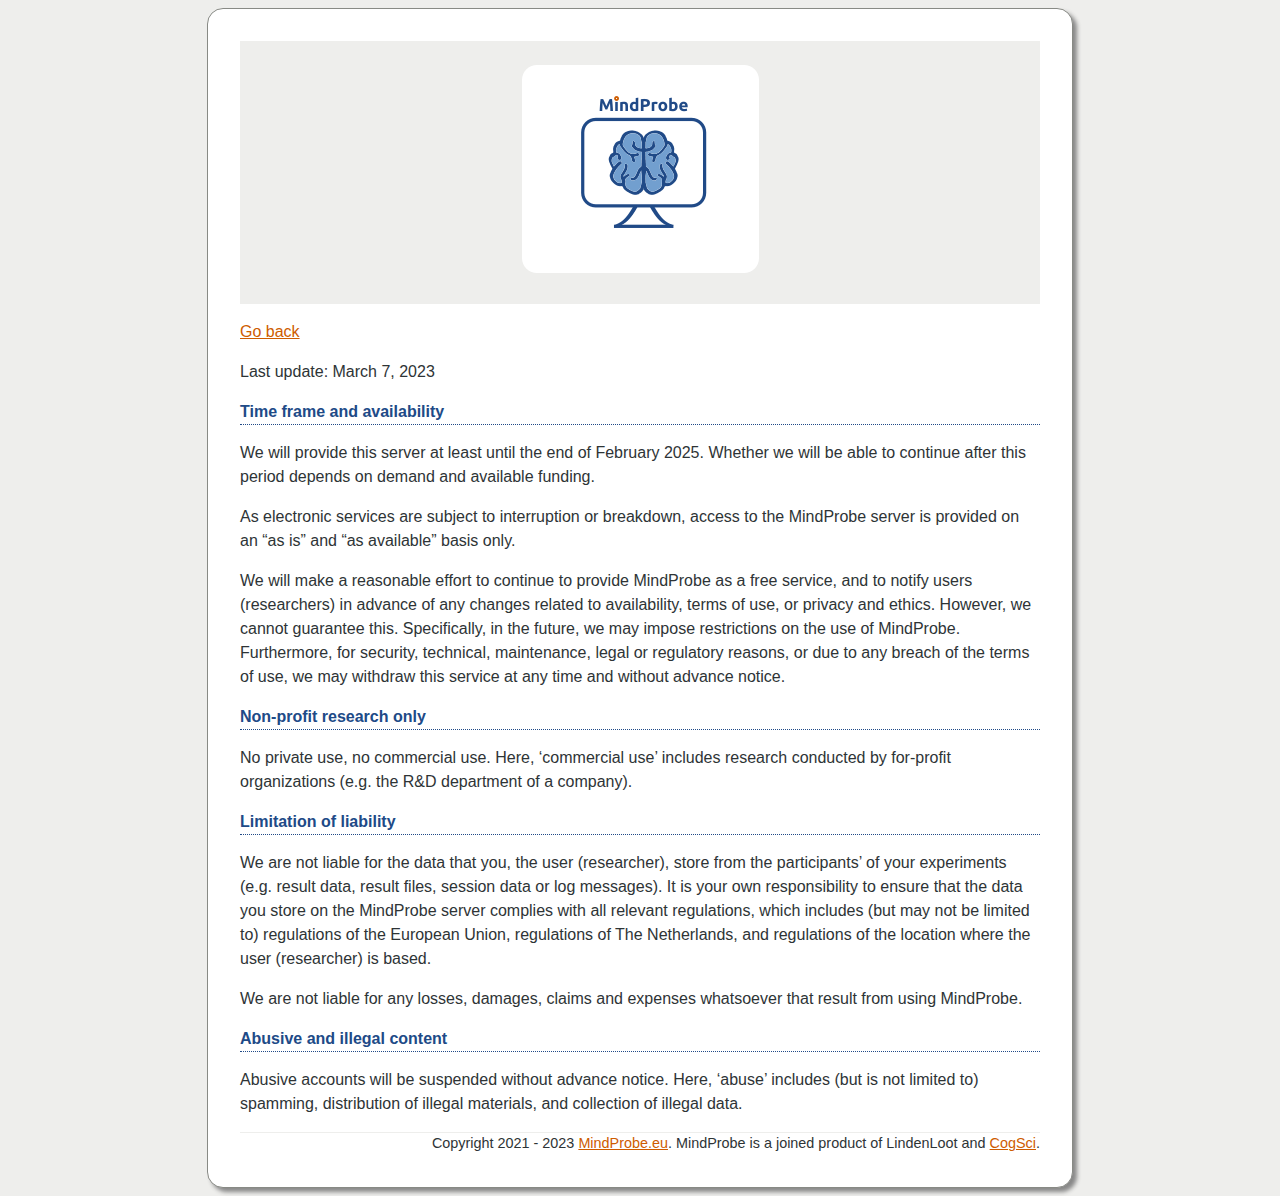
<file: terms-of-use.html>
<!DOCTYPE html>
<html xmlns="http://www.w3.org/1999/xhtml" lang xml:lang>
  <head>
    <meta charset="utf-8" />
    <meta name="generator" content="pandoc" />
    <meta name="viewport" content="width=device-width, initial-scale=1.0, user-scalable=yes" />
              <style type="text/css">* {
color:#2e3436;
font-family:sans-serif;
font-size:1em;
line-height:1.5em;
}
body {
background-color:#eeeeec;
}
.button-container {
text-align: center;
}
#banner {
padding: 24px;
text-align: center;
width: 1024;
background-color:#eeeeec;
}
#footer {
border-top: solid 1px #eeeeec;
font-size: 0.9em;
text-align: right;
}
.button-container a {
cursor: pointer;
background-color: #eeeeec;
color: #2e3436;
display: inline-block;
border-radius: 4px;
border: solid 1px #888a85;
padding: 6px 12px;
text-decoration: none;
margin-bottom: 4px;
}
.button-container a:hover {
color: #2e3436;
background-color: #d3d7cf;
}
.container {
max-width: 800px;
margin-top: 32px;
margin: auto;
padding: 32px;
border: solid 1px #888a85;
border-radius: 16px;
background-color: white;
box-shadow: 4px 4px 4px #888888;
text-align: left;
}
h2 {
color:#204a87;
border-bottom: dotted 1px #204a87;
}
h3 {
color:#729fcf;
}
a {
color:#ce5c00;
}
a:hover {
color:#f57900;
}
.center-img {
text-align:center;
}
.center-img img {

border-radius: 16px;
}
.contact-info {
font-size: 1.1em;
}
#title-block-header {
display: none;
}
@media (max-width: 799px) {
#logos {
display: none;
}
}
#logos img {
margin-top: 8px;
}
</style>
        
    <link href="[data-uri]" rel="icon" />
    <title>MindProbe</title>
    <!-- Global site tag (gtag.js) - Google Analytics -->
    <script>
// Copyright 2012 Google Inc. All rights reserved.
(function(){

var data = {
"resource": {
  "version":"1",
  
  "macros":[{"function":"__e"},{"function":"__c","vtp_value":"google.nl"},{"function":"__c","vtp_value":0},{"vtp_signal":0,"function":"__c","vtp_value":0}],
  "tags":[{"function":"__gct","vtp_trackingId":"G-SQFW3B4CJD","vtp_sessionDuration":0,"tag_id":1},{"function":"__ccd_conversion_marking","vtp_conversionRules":["list",["map","matchingRules","{\"type\":5,\"args\":[{\"stringValue\":\"purchase\"},{\"contextValue\":{\"namespaceType\":1,\"keyParts\":[\"eventName\"]}}]}"]],"vtp_instanceDestinationId":"G-SQFW3B4CJD","tag_id":3},{"function":"__set_product_settings","vtp_instanceDestinationId":"G-SQFW3B4CJD","vtp_foreignTldMacroResult":["macro",1],"vtp_isChinaVipRegionMacroResult":["macro",2],"tag_id":5},{"function":"__ogt_google_signals","vtp_googleSignals":"DISABLED","vtp_instanceDestinationId":"G-SQFW3B4CJD","vtp_serverMacroResult":["macro",3],"tag_id":6}],
  "predicates":[{"function":"_eq","arg0":["macro",0],"arg1":"gtm.js"},{"function":"_eq","arg0":["macro",0],"arg1":"gtm.init"}],
  "rules":[[["if",0],["add",0]],[["if",1],["add",1,2,3]]]
},
"runtime":[[50,"__ccd_conversion_marking",[46,"a"],[50,"t",[46,"u"],[52,"v",[2,[15,"q"],"parse",[7,[15,"u"]]]],[22,[30,[30,[28,[15,"v"]],[28,[16,[15,"v"],"args"]]],[21,[17,[16,[15,"v"],"args"],"length"],2]],[46,[36]]],[52,"w",[16,[16,[16,[15,"v"],"args"],1],"contextValue"]],[22,[30,[30,[30,[28,[15,"w"]],[21,[16,[15,"w"],"namespaceType"],1]],[21,[17,[16,[15,"w"],"keyParts"],"length"],1]],[21,[16,[16,[15,"w"],"keyParts"],0],"eventName"]],[46,[36,[44]]]],[52,"x",[16,[16,[15,"v"],"args"],0]],[36,[1,[15,"x"],[16,[15,"x"],"stringValue"]]]],[22,[30,[28,[17,[15,"a"],"conversionRules"]],[20,[17,[17,[15,"a"],"conversionRules"],"length"],0]],[46,[2,[15,"a"],"gtmOnSuccess",[7]],[36]]],[52,"b",["require","internal.copyPreHit"]],[52,"c",["require","internal.evaluateBooleanExpression"]],[52,"d",[13,[41,"$0"],[3,"$0",["require","internal.getFlags"]],["$0"]]],[52,"e",["require","internal.registerCcdCallback"]],[52,"f","is_conversion"],[52,"g","is_first_visit"],[52,"h","is_first_visit_conversion"],[52,"i","is_session_start"],[52,"j","is_session_start_conversion"],[52,"k","syn_or_mod"],[52,"l","first_visit"],[52,"m","session_start"],[22,[16,[15,"d"],"enableCcdGaConversions"],[46,[53,[41,"u"],[41,"v"],["e",[17,[15,"a"],"instanceDestinationId"],[51,"",[7,"w"],[22,[2,[15,"w"],"getMetadata",[7,[15,"k"]]],[46,[36]]],[52,"x",[8,"preHit",[15,"w"]]],[65,"y",[17,[15,"a"],"conversionRules"],[46,[22,["c",[17,[15,"y"],"matchingRules"],[15,"x"]],[46,[2,[15,"w"],"setMetadata",[7,[15,"f"],true]],[4]]]]],[22,[2,[15,"w"],"getMetadata",[7,[15,"g"]]],[46,[22,[28,[15,"u"]],[46,[53,[52,"y",["b",[15,"w"],[8,"omitHitData",true,"omitMetadata",true]]],[2,[15,"y"],"setEventName",[7,[15,"l"]]],[3,"u",[8,"preHit",[15,"y"]]]]]],[65,"y",[17,[15,"a"],"conversionRules"],[46,[22,["c",[17,[15,"y"],"matchingRules"],[15,"u"]],[46,[2,[15,"w"],"setMetadata",[7,[15,"h"],true]],[4]]]]]]],[22,[2,[15,"w"],"getMetadata",[7,[15,"i"]]],[46,[22,[28,[15,"v"]],[46,[53,[52,"y",["b",[15,"w"],[8,"omitHitData",true,"omitMetadata",true]]],[2,[15,"y"],"setEventName",[7,[15,"m"]]],[3,"v",[8,"preHit",[15,"y"]]]]]],[65,"y",[17,[15,"a"],"conversionRules"],[46,[22,["c",[17,[15,"y"],"matchingRules"],[15,"v"]],[46,[2,[15,"w"],"setMetadata",[7,[15,"j"],true]],[4]]]]]]]]],[2,[15,"a"],"gtmOnSuccess",[7]],[36]]]],[52,"n",["require","internal.setProductSettingsParameter"]],[52,"o",["require","internal.getProductSettingsParameter"]],[52,"p",["require","getContainerVersion"]],[52,"q",["require","JSON"]],[52,"r",[30,[17,[15,"a"],"instanceDestinationId"],[17,["p"],"containerId"]]],[52,"s",[30,["o",[15,"r"],"event_settings"],[8]]],[53,[41,"u"],[3,"u",0],[63,[7,"u"],[23,[15,"u"],[17,[17,[15,"a"],"conversionRules"],"length"]],[33,[15,"u"],[3,"u",[0,[15,"u"],1]]],[46,[53,[52,"v",["t",[16,[16,[17,[15,"a"],"conversionRules"],[15,"u"]],"matchingRules"]]],[22,[28,[15,"v"]],[46,[6]]],[41,"w"],[3,"w",[16,[15,"s"],[15,"v"]]],[22,[28,[15,"w"]],[46,[3,"w",[8]],[43,[15,"s"],[15,"v"],[15,"w"]]]],[43,[15,"w"],"conversion",true]]]]],["n",[15,"r"],"event_settings",[15,"s"]],[2,[15,"a"],"gtmOnSuccess",[7]]],[50,"__ogt_google_signals",[46,"a"],[52,"b",["require","internal.setProductSettingsParameter"]],[52,"c",["require","getContainerVersion"]],[52,"d",[13,[41,"$0"],[3,"$0",["require","internal.getFlags"]],["$0"]]],[52,"e",[30,[17,[15,"a"],"instanceDestinationId"],[17,["c"],"containerId"]]],["b",[15,"e"],"google_signals",[20,[17,[15,"a"],"serverMacroResult"],1]],[22,[17,[15,"d"],"enableGa4OnoRemarketing"],[46,["b",[15,"e"],"google_ono",[20,[17,[15,"a"],"serverMacroResult"],2]]]],[2,[15,"a"],"gtmOnSuccess",[7]]],[50,"__set_product_settings",[46,"a"],[52,"b",["require","internal.setProductSettingsParameter"]],[52,"c",["require","getContainerVersion"]],[52,"d",[30,[17,[15,"a"],"instanceDestinationId"],[17,["c"],"containerId"]]],["b",[15,"d"],"google_tld",[17,[15,"a"],"foreignTldMacroResult"]],["b",[15,"d"],"ga_restrict_domain",[20,[17,[15,"a"],"isChinaVipRegionMacroResult"],1]],[2,[15,"a"],"gtmOnSuccess",[7]]]]
,"permissions":{"__ccd_conversion_marking":{"read_container_data":{}},"__ogt_google_signals":{"read_container_data":{}},"__set_product_settings":{"read_container_data":{}}}

,"security_groups":{
"google":["__ccd_conversion_marking","__ogt_google_signals","__set_product_settings"]}
,"infra":["__ccd_conversion_marking","__ogt_google_signals","__set_product_settings"]

};


/*

 Copyright The Closure Library Authors.
 SPDX-License-Identifier: Apache-2.0
*/
var da,ea=function(a){var b=0;return function(){return b<a.length?{done:!1,value:a[b++]}:{done:!0}}},fa=function(a){return a.raw=a},ha="function"==typeof Object.create?Object.create:function(a){var b=function(){};b.prototype=a;return new b},ia;
if("function"==typeof Object.setPrototypeOf)ia=Object.setPrototypeOf;else{var ja;a:{var la={a:!0},ma={};try{ma.__proto__=la;ja=ma.a;break a}catch(a){}ja=!1}ia=ja?function(a,b){a.__proto__=b;if(a.__proto__!==b)throw new TypeError(a+" is not extensible");return a}:null}
var na=ia,oa=function(a,b){a.prototype=ha(b.prototype);a.prototype.constructor=a;if(na)na(a,b);else for(var c in b)if("prototype"!=c)if(Object.defineProperties){var d=Object.getOwnPropertyDescriptor(b,c);d&&Object.defineProperty(a,c,d)}else a[c]=b[c];a.Il=b.prototype},qa=this||self,ra=function(a){return a};var sa=function(a,b){this.h=a;this.B=b};var ta=function(a){return"number"===typeof a&&0<=a&&isFinite(a)&&0===a%1||"string"===typeof a&&"-"!==a[0]&&a===""+parseInt(a,10)},ua=function(){this.D={};this.H=!1;this.N={}},va=function(a,b){var c=[],d;for(d in a.D)if(a.D.hasOwnProperty(d))switch(d=d.substr(5),b){case 1:c.push(d);break;case 2:c.push(a.get(d));break;case 3:c.push([d,a.get(d)])}return c};ua.prototype.get=function(a){return this.D["dust."+a]};ua.prototype.set=function(a,b){this.H||(a="dust."+a,this.N.hasOwnProperty(a)||(this.D[a]=b))};
ua.prototype.has=function(a){return this.D.hasOwnProperty("dust."+a)};var wa=function(a,b){b="dust."+b;a.H||a.N.hasOwnProperty(b)||delete a.D[b]};ua.prototype.Nb=function(){this.H=!0};ua.prototype.Fe=function(){return this.H};var xa=function(a){this.B=new ua;this.h=[];this.D=!1;a=a||[];for(var b in a)a.hasOwnProperty(b)&&(ta(b)?this.h[Number(b)]=a[Number(b)]:this.B.set(b,a[b]))};da=xa.prototype;da.toString=function(a){if(a&&0<=a.indexOf(this))return"";for(var b=[],c=0;c<this.h.length;c++){var d=this.h[c];null===d||void 0===d?b.push(""):d instanceof xa?(a=a||[],a.push(this),b.push(d.toString(a)),a.pop()):b.push(d.toString())}return b.join(",")};
da.set=function(a,b){if(!this.D)if("length"===a){if(!ta(b))throw Error("RangeError: Length property must be a valid integer.");this.h.length=Number(b)}else ta(a)?this.h[Number(a)]=b:this.B.set(a,b)};da.get=function(a){return"length"===a?this.length():ta(a)?this.h[Number(a)]:this.B.get(a)};da.length=function(){return this.h.length};da.yb=function(){for(var a=va(this.B,1),b=0;b<this.h.length;b++)a.push(b+"");return new xa(a)};var ya=function(a,b){ta(b)?delete a.h[Number(b)]:wa(a.B,b)};da=xa.prototype;
da.pop=function(){return this.h.pop()};da.push=function(a){return this.h.push.apply(this.h,Array.prototype.slice.call(arguments))};da.shift=function(){return this.h.shift()};da.splice=function(a,b,c){return new xa(this.h.splice.apply(this.h,arguments))};da.unshift=function(a){return this.h.unshift.apply(this.h,Array.prototype.slice.call(arguments))};da.has=function(a){return ta(a)&&this.h.hasOwnProperty(a)||this.B.has(a)};da.Nb=function(){this.D=!0;Object.freeze(this.h);this.B.Nb()};da.Fe=function(){return this.D};var za=function(){this.quota={}};za.prototype.reset=function(){this.quota={}};var Aa=function(a,b){this.U=a;this.N=function(c,d,e){return c.apply(d,e)};this.D=b;this.B=new ua;this.h=this.H=void 0};Aa.prototype.add=function(a,b){Ba(this,a,b,!1)};var Ba=function(a,b,c,d){if(!a.B.Fe())if(d){var e=a.B;e.set(b,c);e.N["dust."+b]=!0}else a.B.set(b,c)};Aa.prototype.set=function(a,b){this.B.Fe()||(!this.B.has(a)&&this.D&&this.D.has(a)?this.D.set(a,b):this.B.set(a,b))};Aa.prototype.get=function(a){return this.B.has(a)?this.B.get(a):this.D?this.D.get(a):void 0};
Aa.prototype.has=function(a){return!!this.B.has(a)||!(!this.D||!this.D.has(a))};var Ca=function(a){var b=new Aa(a.U,a);a.H&&(b.H=a.H);b.N=a.N;b.h=a.h;return b};var Da=function(){},Ea=function(a){return"function"===typeof a},k=function(a){return"string"===typeof a},Ga=function(a){return"number"===typeof a&&!isNaN(a)},Ia=Array.isArray,Ka=function(a,b){if(a&&Ia(a))for(var c=0;c<a.length;c++)if(a[c]&&b(a[c]))return a[c]},La=function(a,b){if(!Ga(a)||!Ga(b)||a>b)a=0,b=2147483647;return Math.floor(Math.random()*(b-a+1)+a)},Na=function(a,b){for(var c=new Ma,d=0;d<a.length;d++)c.set(a[d],!0);for(var e=0;e<b.length;e++)if(c.get(b[e]))return!0;return!1},m=function(a,
b){for(var c in a)Object.prototype.hasOwnProperty.call(a,c)&&b(c,a[c])},Oa=function(a){return!!a&&("[object Arguments]"===Object.prototype.toString.call(a)||Object.prototype.hasOwnProperty.call(a,"callee"))},Pa=function(a){return Math.round(Number(a))||0},Qa=function(a){return"false"===String(a).toLowerCase()?!1:!!a},Ra=function(a){var b=[];if(Ia(a))for(var c=0;c<a.length;c++)b.push(String(a[c]));return b},Sa=function(a){return a?a.replace(/^\s+|\s+$/g,""):""},Ta=function(){return new Date(Date.now())},
Ua=function(){return Ta().getTime()},Ma=function(){this.prefix="gtm.";this.values={}};Ma.prototype.set=function(a,b){this.values[this.prefix+a]=b};Ma.prototype.get=function(a){return this.values[this.prefix+a]};
var Va=function(a,b,c){return a&&a.hasOwnProperty(b)?a[b]:c},Xa=function(a){var b=a;return function(){if(b){var c=b;b=void 0;try{c()}catch(d){}}}},Ya=function(a,b){for(var c in b)b.hasOwnProperty(c)&&(a[c]=b[c])},Za=function(a){for(var b in a)if(a.hasOwnProperty(b))return!0;return!1},$a=function(a,b){for(var c=[],d=0;d<a.length;d++)c.push(a[d]),c.push.apply(c,b[a[d]]||[]);return c},ab=function(a,b){var c=z;b=b||[];for(var d=c,e=0;e<a.length-1;e++){if(!d.hasOwnProperty(a[e]))return;d=d[a[e]];if(0<=
b.indexOf(d))return}return d},cb=function(a,b){for(var c={},d=c,e=a.split("."),f=0;f<e.length-1;f++)d=d[e[f]]={};d[e[e.length-1]]=b;return c},db=/^\w{1,9}$/,eb=function(a,b){a=a||{};b=b||",";var c=[];m(a,function(d,e){db.test(d)&&e&&c.push(d)});return c.join(b)},fb=function(a,b){function c(){++d===b&&(e(),e=null,c.done=!0)}var d=0,e=a;c.done=!1;return c};var gb=function(a,b){ua.call(this);this.U=a;this.cb=b};oa(gb,ua);gb.prototype.toString=function(){return this.U};gb.prototype.yb=function(){return new xa(va(this,1))};gb.prototype.h=function(a,b){return this.cb.apply(new hb(this,a),Array.prototype.slice.call(arguments,1))};gb.prototype.B=function(a,b){try{return this.h.apply(this,Array.prototype.slice.call(arguments,0))}catch(c){}};
var jb=function(a,b){for(var c,d=0;d<b.length&&!(c=ib(a,b[d]),c instanceof sa);d++);return c},ib=function(a,b){try{var c=a.get(String(b[0]));if(!(c&&c instanceof gb))throw Error("Attempting to execute non-function "+b[0]+".");return c.h.apply(c,[a].concat(b.slice(1)))}catch(e){var d=a.H;d&&d(e,b.context?{id:b[0],line:b.context.line}:null);throw e;}},hb=function(a,b){this.B=a;this.h=b},E=function(a,b){return Ia(b)?ib(a.h,b):b},F=function(a){return a.B.U};var kb=function(){ua.call(this)};oa(kb,ua);kb.prototype.yb=function(){return new xa(va(this,1))};var lb={map:function(a){for(var b=new kb,c=0;c<arguments.length-1;c+=2){var d=E(this,arguments[c])+"",e=E(this,arguments[c+1]);b.set(d,e)}return b},list:function(a){for(var b=new xa,c=0;c<arguments.length;c++){var d=E(this,arguments[c]);b.push(d)}return b},fn:function(a,b,c){var d=this.h,e=E(this,b);if(!(e instanceof xa))throw Error("Error: non-List value given for Fn argument names.");var f=Array.prototype.slice.call(arguments,2);return new gb(a,function(){return function(g){var h=Ca(d);void 0===
h.h&&(h.h=this.h.h);for(var l=Array.prototype.slice.call(arguments,0),n=0;n<l.length;n++)if(l[n]=E(this,l[n]),l[n]instanceof sa)return l[n];for(var p=e.get("length"),q=0;q<p;q++)q<l.length?h.add(e.get(q),l[q]):h.add(e.get(q),void 0);h.add("arguments",new xa(l));var r=jb(h,f);if(r instanceof sa)return"return"===r.h?r.B:r}}())},control:function(a,b){return new sa(a,E(this,b))},undefined:function(){}};var mb=function(){this.D=new za;this.h=new Aa(this.D)},nb=function(a,b,c){var d=new gb(b,c);d.Nb();a.h.set(b,d)},ob=function(a,b,c){lb.hasOwnProperty(b)&&nb(a,c||b,lb[b])};mb.prototype.execute=function(a,b){var c=Array.prototype.slice.call(arguments,0);return this.B(c)};mb.prototype.B=function(a){for(var b,c=0;c<arguments.length;c++)b=ib(this.h,arguments[c]);return b};mb.prototype.H=function(a,b){var c=Ca(this.h);c.h=a;for(var d,e=1;e<arguments.length;e++)d=ib(c,arguments[e]);return d};function pb(){for(var a=qb,b={},c=0;c<a.length;++c)b[a[c]]=c;return b}function rb(){var a="ABCDEFGHIJKLMNOPQRSTUVWXYZ";a+=a.toLowerCase()+"0123456789-_";return a+"."}var qb,sb;function tb(a){qb=qb||rb();sb=sb||pb();for(var b=[],c=0;c<a.length;c+=3){var d=c+1<a.length,e=c+2<a.length,f=a.charCodeAt(c),g=d?a.charCodeAt(c+1):0,h=e?a.charCodeAt(c+2):0,l=f>>2,n=(f&3)<<4|g>>4,p=(g&15)<<2|h>>6,q=h&63;e||(q=64,d||(p=64));b.push(qb[l],qb[n],qb[p],qb[q])}return b.join("")}
function ub(a){function b(l){for(;d<a.length;){var n=a.charAt(d++),p=sb[n];if(null!=p)return p;if(!/^[\s\xa0]*$/.test(n))throw Error("Unknown base64 encoding at char: "+n);}return l}qb=qb||rb();sb=sb||pb();for(var c="",d=0;;){var e=b(-1),f=b(0),g=b(64),h=b(64);if(64===h&&-1===e)return c;c+=String.fromCharCode(e<<2|f>>4);64!=g&&(c+=String.fromCharCode(f<<4&240|g>>2),64!=h&&(c+=String.fromCharCode(g<<6&192|h)))}};var vb={},wb=function(a,b){vb[a]=vb[a]||[];vb[a][b]=!0},xb=function(){delete vb.GA4_EVENT},yb=function(a){var b=vb[a];if(!b||0===b.length)return"";for(var c=[],d=0,e=0;e<b.length;e++)0===e%8&&0<e&&(c.push(String.fromCharCode(d)),d=0),b[e]&&(d|=1<<e%8);0<d&&c.push(String.fromCharCode(d));return tb(c.join("")).replace(/\.+$/,"")};var zb=Array.prototype.indexOf?function(a,b){return Array.prototype.indexOf.call(a,b,void 0)}:function(a,b){if("string"===typeof a)return"string"!==typeof b||1!=b.length?-1:a.indexOf(b,0);for(var c=0;c<a.length;c++)if(c in a&&a[c]===b)return c;return-1};var Ab,Bb=function(){if(void 0===Ab){var a=null,b=qa.trustedTypes;if(b&&b.createPolicy){try{a=b.createPolicy("goog#html",{createHTML:ra,createScript:ra,createScriptURL:ra})}catch(c){qa.console&&qa.console.error(c.message)}Ab=a}else Ab=a}return Ab};var Db=function(a,b){this.h=b===Cb?a:""};Db.prototype.toString=function(){return this.h+""};var Eb=function(a){return a instanceof Db&&a.constructor===Db?a.h:"type_error:TrustedResourceUrl"},Cb={},Fb=function(a){var b=a,c=Bb(),d=c?c.createScriptURL(b):b;return new Db(d,Cb)};var Gb=/^(?:(?:https?|mailto|ftp):|[^:/?#]*(?:[/?#]|$))/i;var Hb,Ib;a:{for(var Jb=["CLOSURE_FLAGS"],Kb=qa,Lb=0;Lb<Jb.length;Lb++)if(Kb=Kb[Jb[Lb]],null==Kb){Ib=null;break a}Ib=Kb}var Mb=Ib&&Ib[610401301];Hb=null!=Mb?Mb:!1;function Nb(){var a=qa.navigator;if(a){var b=a.userAgent;if(b)return b}return""}var Ob,Pb=qa.navigator;Ob=Pb?Pb.userAgentData||null:null;function Qb(a){return Hb?Ob?Ob.brands.some(function(b){var c=b.brand;return c&&-1!=c.indexOf(a)}):!1:!1}function Rb(a){return-1!=Nb().indexOf(a)};function Sb(){return Hb?!!Ob&&0<Ob.brands.length:!1}function Tb(){return Sb()?!1:Rb("Opera")}function Ub(){return Rb("Firefox")||Rb("FxiOS")}function Vb(){return Sb()?Qb("Chromium"):(Rb("Chrome")||Rb("CriOS"))&&!(Sb()?0:Rb("Edge"))||Rb("Silk")};var Wb={},Xb=function(a,b){this.h=b===Wb?a:""};Xb.prototype.toString=function(){return this.h.toString()};/*

 SPDX-License-Identifier: Apache-2.0
*/
var Yb={};var Zb=function(){},$b=function(a){this.h=a};oa($b,Zb);$b.prototype.toString=function(){return this.h};function ac(a,b){if(void 0!==a.tagName){if("script"===a.tagName.toLowerCase())throw Error("");if("style"===a.tagName.toLowerCase())throw Error("");}a.innerHTML=b instanceof Xb&&b.constructor===Xb?b.h:"type_error:SafeHtml"}
function bc(a,b){var c=[new $b(cc[0].toLowerCase(),Yb)];if(0===c.length)throw Error("");var d=c.map(function(f){var g;if(f instanceof $b)g=f.h;else throw Error("");return g}),e=b.toLowerCase();if(d.every(function(f){return 0!==e.indexOf(f)}))throw Error('Attribute "'+b+'" does not match any of the allowed prefixes.');a.setAttribute(b,"true")};function dc(a){var b=a=ec(a),c=Bb(),d=c?c.createHTML(b):b;return new Xb(d,Wb)}function ec(a){return null===a?"null":void 0===a?"undefined":a};var fc={},z=window,I=document,gc=navigator,hc=I.currentScript&&I.currentScript.src,ic=function(a,b){var c=z[a];z[a]=void 0===c?b:c;return z[a]},jc=function(a,b){b&&(a.addEventListener?a.onload=b:a.onreadystatechange=function(){a.readyState in{loaded:1,complete:1}&&(a.onreadystatechange=null,b())})},kc={async:1,nonce:1,onerror:1,onload:1,src:1,type:1},lc={onload:1,src:1,width:1,height:1,style:1};function mc(a,b,c){b&&m(b,function(d,e){d=d.toLowerCase();c.hasOwnProperty(d)||a.setAttribute(d,e)})}
var nc=function(a,b,c,d,e){var f=I.createElement("script");mc(f,d,kc);f.type="text/javascript";f.async=!0;var g;g=Fb(ec(a));f.src=Eb(g);var h,l,n,p=null==(n=(l=(f.ownerDocument&&f.ownerDocument.defaultView||window).document).querySelector)?void 0:n.call(l,"script[nonce]");(h=p?p.nonce||p.getAttribute("nonce")||"":"")&&f.setAttribute("nonce",h);jc(f,b);c&&(f.onerror=c);if(e)e.appendChild(f);else{var q=I.getElementsByTagName("script")[0]||I.body||I.head;q.parentNode.insertBefore(f,q)}return f},oc=function(){if(hc){var a=
hc.toLowerCase();if(0===a.indexOf("https://"))return 2;if(0===a.indexOf("http://"))return 3}return 1},pc=function(a,b,c,d,e){var f;f=void 0===f?!0:f;var g=e,h=!1;g||(g=I.createElement("iframe"),h=!0);mc(g,c,lc);d&&m(d,function(n,p){g.dataset[n]=p});f&&(g.height="0",g.width="0",g.style.display="none",g.style.visibility="hidden");if(h){var l=I.body&&I.body.lastChild||I.body||I.head;l.parentNode.insertBefore(g,l)}jc(g,b);void 0!==a&&(g.src=a);return g},qc=function(a,b,c){var d=new Image(1,1);d.onload=
function(){d.onload=null;b&&b()};d.onerror=function(){d.onerror=null;c&&c()};d.src=a},rc=function(a,b,c,d){a.addEventListener?a.addEventListener(b,c,!!d):a.attachEvent&&a.attachEvent("on"+b,c)},sc=function(a,b,c){a.removeEventListener?a.removeEventListener(b,c,!1):a.detachEvent&&a.detachEvent("on"+b,c)},J=function(a){z.setTimeout(a,0)},tc=function(a,b){return a&&b&&a.attributes&&a.attributes[b]?a.attributes[b].value:null},uc=function(a){var b=a.innerText||a.textContent||"";b&&" "!=b&&(b=b.replace(/^[\s\xa0]+|[\s\xa0]+$/g,
""));b&&(b=b.replace(/(\xa0+|\s{2,}|\n|\r\t)/g," "));return b},vc=function(a){var b=I.createElement("div");ac(b,dc("A<div>"+a+"</div>"));b=b.lastChild;for(var c=[];b.firstChild;)c.push(b.removeChild(b.firstChild));return c},wc=function(a,b,c){c=c||100;for(var d={},e=0;e<b.length;e++)d[b[e]]=!0;for(var f=a,g=0;f&&g<=c;g++){if(d[String(f.tagName).toLowerCase()])return f;f=f.parentElement}return null},xc=function(a){var b;try{b=gc.sendBeacon&&gc.sendBeacon(a)}catch(c){wb("TAGGING",15)}b||qc(a)},zc=function(a,
b){var c=a[b];c&&"string"===typeof c.animVal&&(c=c.animVal);return c},Ac=function(){var a=z.performance;if(a&&Ea(a.now))return a.now()},Bc=function(){return z.performance||void 0};var Cc=function(a,b){return E(this,a)&&E(this,b)},Dc=function(a,b){return E(this,a)===E(this,b)},Ec=function(a,b){return E(this,a)||E(this,b)},Fc=function(a,b){a=E(this,a);b=E(this,b);return-1<String(a).indexOf(String(b))},Gc=function(a,b){a=String(E(this,a));b=String(E(this,b));return a.substring(0,b.length)===b},Hc=function(a,b){a=E(this,a);b=E(this,b);switch(a){case "pageLocation":var c=z.location.href;b instanceof kb&&b.get("stripProtocol")&&(c=c.replace(/^https?:\/\//,""));return c}};var Jc=function(){this.h=new mb;Ic(this)};Jc.prototype.execute=function(a){return this.h.B(a)};var Ic=function(a){ob(a.h,"map");var b=function(c,d){nb(a.h,c,d)};b("and",Cc);b("contains",Fc);b("equals",Dc);b("or",Ec);b("startsWith",Gc);b("variable",Hc)};var Kc=function(a){if(a instanceof Kc)return a;this.Na=a};Kc.prototype.toString=function(){return String(this.Na)};var Mc=function(a){ua.call(this);this.h=a;this.set("then",Lc(this));this.set("catch",Lc(this,!0));this.set("finally",Lc(this,!1,!0))};oa(Mc,kb);var Lc=function(a,b,c){b=void 0===b?!1:b;c=void 0===c?!1:c;return new gb("",function(d,e){b&&(e=d,d=void 0);c&&(e=d);d instanceof gb||(d=void 0);e instanceof gb||(e=void 0);var f=Ca(this.h),g=function(l){return function(n){return c?(l.h(f),a.h):l.h(f,n)}},h=a.h.then(d&&g(d),e&&g(e));return new Mc(h)})};/*
 jQuery (c) 2005, 2012 jQuery Foundation, Inc. jquery.org/license. */
var Nc=/\[object (Boolean|Number|String|Function|Array|Date|RegExp)\]/,Oc=function(a){if(null==a)return String(a);var b=Nc.exec(Object.prototype.toString.call(Object(a)));return b?b[1].toLowerCase():"object"},Pc=function(a,b){return Object.prototype.hasOwnProperty.call(Object(a),b)},Qc=function(a){if(!a||"object"!=Oc(a)||a.nodeType||a==a.window)return!1;try{if(a.constructor&&!Pc(a,"constructor")&&!Pc(a.constructor.prototype,"isPrototypeOf"))return!1}catch(c){return!1}for(var b in a);return void 0===
b||Pc(a,b)},K=function(a,b){var c=b||("array"==Oc(a)?[]:{}),d;for(d in a)if(Pc(a,d)){var e=a[d];"array"==Oc(e)?("array"!=Oc(c[d])&&(c[d]=[]),c[d]=K(e,c[d])):Qc(e)?(Qc(c[d])||(c[d]={}),c[d]=K(e,c[d])):c[d]=e}return c};var Sc=function(a,b,c){var d=[],e=[],f=function(h,l){for(var n=va(h,1),p=0;p<n.length;p++)l[n[p]]=g(h.get(n[p]))},g=function(h){var l=d.indexOf(h);if(-1<l)return e[l];if(h instanceof xa){var n=[];d.push(h);e.push(n);for(var p=h.yb(),q=0;q<p.length();q++)n[p.get(q)]=g(h.get(p.get(q)));return n}if(h instanceof Mc)return h.h;if(h instanceof kb){var r={};d.push(h);e.push(r);f(h,r);return r}if(h instanceof gb){var t=function(){for(var v=Array.prototype.slice.call(arguments,0),w=0;w<v.length;w++)v[w]=Rc(v[w],
b,c);var y=new Aa(b?b.U:new za);b&&(y.h=b.h);return g(h.h.apply(h,[y].concat(v)))};d.push(h);e.push(t);f(h,t);return t}var u=!1;switch(c){case 1:u=!0;break;case 2:u=!1;break;case 3:u=!1;break;default:}if(h instanceof Kc&&u)return h.Na;switch(typeof h){case "boolean":case "number":case "string":case "undefined":return h;case "object":if(null===h)return null}};return g(a)},Rc=function(a,
b,c){var d=[],e=[],f=function(h,l){for(var n in h)h.hasOwnProperty(n)&&l.set(n,g(h[n]))},g=function(h){var l=d.indexOf(h);if(-1<l)return e[l];if(Ia(h)||Oa(h)){var n=new xa([]);d.push(h);e.push(n);for(var p in h)h.hasOwnProperty(p)&&n.set(p,g(h[p]));return n}if(Qc(h)){var q=new kb;d.push(h);e.push(q);f(h,q);return q}if("function"===typeof h){var r=new gb("",function(x){for(var A=Array.prototype.slice.call(arguments,0),B=0;B<A.length;B++)A[B]=Sc(E(this,A[B]),b,c);return g((0,this.h.N)(h,h,A))});d.push(h);
e.push(r);f(h,r);return r}var w=typeof h;if(null===h||"string"===w||"number"===w||"boolean"===w)return h;var y=!1;switch(c){case 1:y=
!0;break;case 2:y=!1;break;default:}if(void 0!==h&&y)return new Kc(h)};return g(a)};var Tc=function(a){for(var b=[],c=0;c<a.length();c++)a.has(c)&&(b[c]=a.get(c));return b},Uc=function(a){if(void 0===a||Ia(a)||Qc(a))return!0;switch(typeof a){case "boolean":case "number":case "string":case "function":return!0}return!1};var Vc={supportedMethods:"concat every filter forEach hasOwnProperty indexOf join lastIndexOf map pop push reduce reduceRight reverse shift slice some sort splice unshift toString".split(" "),concat:function(a,b){for(var c=[],d=0;d<this.length();d++)c.push(this.get(d));for(var e=1;e<arguments.length;e++)if(arguments[e]instanceof xa)for(var f=arguments[e],g=0;g<f.length();g++)c.push(f.get(g));else c.push(arguments[e]);return new xa(c)},every:function(a,b){for(var c=this.length(),d=0;d<this.length()&&
d<c;d++)if(this.has(d)&&!b.h(a,this.get(d),d,this))return!1;return!0},filter:function(a,b){for(var c=this.length(),d=[],e=0;e<this.length()&&e<c;e++)this.has(e)&&b.h(a,this.get(e),e,this)&&d.push(this.get(e));return new xa(d)},forEach:function(a,b){for(var c=this.length(),d=0;d<this.length()&&d<c;d++)this.has(d)&&b.h(a,this.get(d),d,this)},hasOwnProperty:function(a,b){return this.has(b)},indexOf:function(a,b,c){var d=this.length(),e=void 0===c?0:Number(c);0>e&&(e=Math.max(d+e,0));for(var f=e;f<d;f++)if(this.has(f)&&
this.get(f)===b)return f;return-1},join:function(a,b){for(var c=[],d=0;d<this.length();d++)c.push(this.get(d));return c.join(b)},lastIndexOf:function(a,b,c){var d=this.length(),e=d-1;void 0!==c&&(e=0>c?d+c:Math.min(c,e));for(var f=e;0<=f;f--)if(this.has(f)&&this.get(f)===b)return f;return-1},map:function(a,b){for(var c=this.length(),d=[],e=0;e<this.length()&&e<c;e++)this.has(e)&&(d[e]=b.h(a,this.get(e),e,this));return new xa(d)},pop:function(){return this.pop()},push:function(a,b){return this.push.apply(this,
Array.prototype.slice.call(arguments,1))},reduce:function(a,b,c){var d=this.length(),e,f=0;if(void 0!==c)e=c;else{if(0===d)throw Error("TypeError: Reduce on List with no elements.");for(var g=0;g<d;g++)if(this.has(g)){e=this.get(g);f=g+1;break}if(g===d)throw Error("TypeError: Reduce on List with no elements.");}for(var h=f;h<d;h++)this.has(h)&&(e=b.h(a,e,this.get(h),h,this));return e},reduceRight:function(a,b,c){var d=this.length(),e,f=d-1;if(void 0!==c)e=c;else{if(0===d)throw Error("TypeError: ReduceRight on List with no elements.");
for(var g=1;g<=d;g++)if(this.has(d-g)){e=this.get(d-g);f=d-(g+1);break}if(g>d)throw Error("TypeError: ReduceRight on List with no elements.");}for(var h=f;0<=h;h--)this.has(h)&&(e=b.h(a,e,this.get(h),h,this));return e},reverse:function(){for(var a=Tc(this),b=a.length-1,c=0;0<=b;b--,c++)a.hasOwnProperty(b)?this.set(c,a[b]):ya(this,c);return this},shift:function(){return this.shift()},slice:function(a,b,c){var d=this.length();void 0===b&&(b=0);b=0>b?Math.max(d+b,0):Math.min(b,d);c=void 0===c?d:0>c?
Math.max(d+c,0):Math.min(c,d);c=Math.max(b,c);for(var e=[],f=b;f<c;f++)e.push(this.get(f));return new xa(e)},some:function(a,b){for(var c=this.length(),d=0;d<this.length()&&d<c;d++)if(this.has(d)&&b.h(a,this.get(d),d,this))return!0;return!1},sort:function(a,b){var c=Tc(this);void 0===b?c.sort():c.sort(function(e,f){return Number(b.h(a,e,f))});for(var d=0;d<c.length;d++)c.hasOwnProperty(d)?this.set(d,c[d]):ya(this,d);return this},splice:function(a,b,c,d){return this.splice.apply(this,Array.prototype.splice.call(arguments,
1,arguments.length-1))},toString:function(){return this.toString()},unshift:function(a,b){return this.unshift.apply(this,Array.prototype.slice.call(arguments,1))}};var Wc={charAt:1,concat:1,indexOf:1,lastIndexOf:1,match:1,replace:1,search:1,slice:1,split:1,substring:1,toLowerCase:1,toLocaleLowerCase:1,toString:1,toUpperCase:1,toLocaleUpperCase:1,trim:1},Xc=new sa("break"),Yc=new sa("continue"),Zc=function(a,b){return E(this,a)+E(this,b)},$c=function(a,b){return E(this,a)&&E(this,b)},ad=function(a,b,c){a=E(this,a);b=E(this,b);c=E(this,c);if(!(c instanceof xa))throw Error("Error: Non-List argument given to Apply instruction.");if(null===a||void 0===a)throw Error("TypeError: Can't read property "+
b+" of "+a+".");var d="number"===typeof a;if("boolean"===typeof a||d){if("toString"===b){if(d&&c.length()){var e=Sc(c.get(0));try{return a.toString(e)}catch(r){}}return a.toString()}throw Error("TypeError: "+a+"."+b+" is not a function.");}if("string"===typeof a){if(Wc.hasOwnProperty(b)){var f=2;var g=Sc(c,void 0,f);return Rc(a[b].apply(a,g),this.h)}throw Error("TypeError: "+
b+" is not a function");}if(a instanceof xa){if(a.has(b)){var h=a.get(b);if(h instanceof gb){var l=Tc(c);l.unshift(this.h);return h.h.apply(h,l)}throw Error("TypeError: "+b+" is not a function");}if(0<=Vc.supportedMethods.indexOf(b)){var n=Tc(c);n.unshift(this.h);return Vc[b].apply(a,n)}}if(a instanceof gb||a instanceof kb){if(a.has(b)){var p=a.get(b);if(p instanceof gb){var q=Tc(c);q.unshift(this.h);return p.h.apply(p,q)}throw Error("TypeError: "+b+" is not a function");}if("toString"===b)return a instanceof
gb?a.U:a.toString();if("hasOwnProperty"===b)return a.has.apply(a,Tc(c))}if(a instanceof Kc&&"toString"===b)return a.toString();throw Error("TypeError: Object has no '"+b+"' property.");},bd=function(a,b){a=E(this,a);if("string"!==typeof a)throw Error("Invalid key name given for assignment.");var c=this.h;if(!c.has(a))throw Error("Attempting to assign to undefined value "+b);var d=E(this,b);c.set(a,d);return d},cd=function(a){var b=Ca(this.h),c=jb(b,Array.prototype.slice.apply(arguments));if(c instanceof
sa)return c},dd=function(){return Xc},ed=function(a){for(var b=E(this,a),c=0;c<b.length;c++){var d=E(this,b[c]);if(d instanceof sa)return d}},fd=function(a){for(var b=this.h,c=0;c<arguments.length-1;c+=2){var d=arguments[c];if("string"===typeof d){var e=E(this,arguments[c+1]);Ba(b,d,e,!0)}}},gd=function(){return Yc},hd=function(a,b,c){var d=new xa;b=E(this,b);for(var e=0;e<b.length;e++)d.push(b[e]);var f=[51,a,d].concat(Array.prototype.splice.call(arguments,2,arguments.length-2));this.h.add(a,E(this,
f))},id=function(a,b){return E(this,a)/E(this,b)},jd=function(a,b){a=E(this,a);b=E(this,b);var c=a instanceof Kc,d=b instanceof Kc;return c||d?c&&d?a.Na==b.Na:!1:a==b},kd=function(a){for(var b,c=0;c<arguments.length;c++)b=E(this,arguments[c]);return b};function ld(a,b,c,d){for(var e=0;e<b();e++){var f=a(c(e)),g=jb(f,d);if(g instanceof sa){if("break"===g.h)break;if("return"===g.h)return g}}}
function md(a,b,c){if("string"===typeof b)return ld(a,function(){return b.length},function(f){return f},c);if(b instanceof kb||b instanceof xa||b instanceof gb){var d=b.yb(),e=d.length();return ld(a,function(){return e},function(f){return d.get(f)},c)}}
var nd=function(a,b,c){a=E(this,a);b=E(this,b);c=E(this,c);var d=this.h;return md(function(e){d.set(a,e);return d},b,c)},od=function(a,b,c){a=E(this,a);b=E(this,b);c=E(this,c);var d=this.h;return md(function(e){var f=Ca(d);Ba(f,a,e,!0);return f},b,c)},pd=function(a,b,c){a=E(this,a);b=E(this,b);c=E(this,c);var d=this.h;return md(function(e){var f=Ca(d);f.add(a,e);return f},b,c)},rd=function(a,b,c){a=E(this,a);b=E(this,b);c=E(this,c);var d=this.h;return qd(function(e){d.set(a,e);return d},b,c)},sd=
function(a,b,c){a=E(this,a);b=E(this,b);c=E(this,c);var d=this.h;return qd(function(e){var f=Ca(d);Ba(f,a,e,!0);return f},b,c)},td=function(a,b,c){a=E(this,a);b=E(this,b);c=E(this,c);var d=this.h;return qd(function(e){var f=Ca(d);f.add(a,e);return f},b,c)};
function qd(a,b,c){if("string"===typeof b)return ld(a,function(){return b.length},function(d){return b[d]},c);if(b instanceof xa)return ld(a,function(){return b.length()},function(d){return b.get(d)},c);throw new TypeError("The value is not iterable.");}
var ud=function(a,b,c,d){function e(p,q){for(var r=0;r<f.length();r++){var t=f.get(r);q.add(t,p.get(t))}}var f=E(this,a);if(!(f instanceof xa))throw Error("TypeError: Non-List argument given to ForLet instruction.");var g=this.h;d=E(this,d);var h=Ca(g);for(e(g,h);ib(h,b);){var l=jb(h,d);if(l instanceof sa){if("break"===l.h)break;if("return"===l.h)return l}var n=Ca(g);e(h,n);ib(n,c);h=n}},vd=function(a){a=E(this,a);var b=this.h,c=!1;if(c&&!b.has(a))throw new ReferenceError(a+" is not defined.");return b.get(a)},wd=function(a,b){var c;a=E(this,a);b=E(this,b);if(void 0===a||null===a)throw Error("TypeError: cannot access property of "+a+".");if(a instanceof kb||a instanceof xa||a instanceof gb)c=a.get(b);else if("string"===typeof a)"length"===b?c=a.length:ta(b)&&(c=a[b]);else if(a instanceof Kc)return;return c},xd=function(a,b){return E(this,a)>E(this,
b)},yd=function(a,b){return E(this,a)>=E(this,b)},zd=function(a,b){a=E(this,a);b=E(this,b);a instanceof Kc&&(a=a.Na);b instanceof Kc&&(b=b.Na);return a===b},Ad=function(a,b){return!zd.call(this,a,b)},Bd=function(a,b,c){var d=[];E(this,a)?d=E(this,b):c&&(d=E(this,c));var e=jb(this.h,d);if(e instanceof sa)return e},Cd=function(a,b){return E(this,a)<E(this,b)},Dd=function(a,b){return E(this,a)<=E(this,b)},Ed=function(a,b){return E(this,a)%E(this,b)},Fd=function(a,b){return E(this,a)*E(this,b)},Gd=function(a){return-E(this,
a)},Hd=function(a){return!E(this,a)},Id=function(a,b){return!jd.call(this,a,b)},Jd=function(){return null},Kd=function(a,b){return E(this,a)||E(this,b)},Ld=function(a,b){var c=E(this,a);E(this,b);return c},Md=function(a){return E(this,a)},Nd=function(a){return Array.prototype.slice.apply(arguments)},Rd=function(a){return new sa("return",E(this,a))},Sd=function(a,b,c){a=E(this,a);b=E(this,b);c=E(this,c);if(null===a||void 0===a)throw Error("TypeError: Can't set property "+b+" of "+a+".");(a instanceof
gb||a instanceof xa||a instanceof kb)&&a.set(b,c);return c},Td=function(a,b){return E(this,a)-E(this,b)},Ud=function(a,b,c){a=E(this,a);var d=E(this,b),e=E(this,c);if(!Ia(d)||!Ia(e))throw Error("Error: Malformed switch instruction.");for(var f,g=!1,h=0;h<d.length;h++)if(g||a===E(this,d[h]))if(f=E(this,e[h]),f instanceof sa){var l=f.h;if("break"===l)return;if("return"===l||"continue"===l)return f}else g=!0;if(e.length===d.length+1&&(f=E(this,e[e.length-1]),f instanceof sa&&("return"===f.h||"continue"===
f.h)))return f},Vd=function(a,b,c){return E(this,a)?E(this,b):E(this,c)},Wd=function(a){a=E(this,a);return a instanceof gb?"function":typeof a},Xd=function(a){for(var b=this.h,c=0;c<arguments.length;c++){var d=arguments[c];"string"!==typeof d||b.add(d,void 0)}},Yd=function(a,b,c,d){var e=E(this,d);if(E(this,c)){var f=jb(this.h,e);if(f instanceof sa){if("break"===f.h)return;if("return"===f.h)return f}}for(;E(this,a);){var g=jb(this.h,e);if(g instanceof sa){if("break"===g.h)break;if("return"===g.h)return g}E(this,
b)}},Zd=function(a){return~Number(E(this,a))},$d=function(a,b){return Number(E(this,a))<<Number(E(this,b))},ae=function(a,b){return Number(E(this,a))>>Number(E(this,b))},be=function(a,b){return Number(E(this,a))>>>Number(E(this,b))},ce=function(a,b){return Number(E(this,a))&Number(E(this,b))},de=function(a,b){return Number(E(this,a))^Number(E(this,b))},ee=function(a,b){return Number(E(this,a))|Number(E(this,b))};var ge=function(){this.h=new mb;fe(this)};ge.prototype.execute=function(a){return he(this.h.B(a))};
var ie=function(a,b,c){return he(a.h.H(b,c))},fe=function(a){var b=function(d,e){ob(a.h,d,String(e))};b("control",49);b("fn",51);b("list",7);b("map",8);b("undefined",44);var c=function(d,e){nb(a.h,String(d),e)};c(0,Zc);c(1,$c);c(2,ad);c(3,bd);c(53,cd);c(4,dd);c(5,ed);c(52,fd);c(6,gd);c(9,ed);c(50,hd);c(10,id);c(12,jd);c(13,kd);c(47,nd);c(54,od);c(55,pd);c(63,ud);c(64,rd);c(65,sd);c(66,td);c(15,vd);c(16,wd);c(17,wd);c(18,xd);c(19,yd);c(20,zd);c(21,Ad);c(22,Bd);c(23,Cd);c(24,Dd);c(25,Ed);c(26,Fd);c(27,
Gd);c(28,Hd);c(29,Id);c(45,Jd);c(30,Kd);c(32,Ld);c(33,Ld);c(34,Md);c(35,Md);c(46,Nd);c(36,Rd);c(43,Sd);c(37,Td);c(38,Ud);c(39,Vd);c(40,Wd);c(41,Xd);c(42,Yd);c(58,Zd);c(57,$d);c(60,ae);c(61,be);c(56,ce);c(62,de);c(59,ee)};function he(a){if(a instanceof sa||a instanceof gb||a instanceof xa||a instanceof kb||a instanceof Kc||null===a||void 0===a||"string"===typeof a||"number"===typeof a||"boolean"===typeof a)return a};var je=function(){var a=function(b){return{toString:function(){return b}}};return{Fi:a("consent"),Ag:a("convert_case_to"),Bg:a("convert_false_to"),Cg:a("convert_null_to"),Dg:a("convert_true_to"),Eg:a("convert_undefined_to"),wl:a("debug_mode_metadata"),Va:a("function"),yf:a("instance_name"),uj:a("live_only"),vj:a("malware_disabled"),wj:a("metadata"),zj:a("original_activity_id"),Al:a("original_vendor_template_id"),zl:a("once_on_load"),yj:a("once_per_event"),Fh:a("once_per_load"),Cl:a("priority_override"),
Dl:a("respected_consent_types"),Jh:a("setup_tags"),Ab:a("tag_id"),Oh:a("teardown_tags")}}();var Fe;
var Ge=[],Ie=[],Je=[],Ke=[],Le=[],Me={},Ne,Oe,Qe=function(){var a=Pe;Oe=Oe||a},Re,Se=function(a,b){var c={};c["function"]="__"+a;for(var d in b)b.hasOwnProperty(d)&&(c["vtp_"+d]=b[d]);return c},Te=function(a,b){var c=a["function"],d=b&&b.event;if(!c)throw Error("Error: No function name given for function call.");var e=Me[c],f={},g;for(g in a)a.hasOwnProperty(g)&&0===g.indexOf("vtp_")&&(e&&d&&d.Th&&d.Th(a[g]),f[void 0!==e?g:g.substr(4)]=a[g]);e&&d&&d.Sh&&(f.vtp_gtmCachedValues=d.Sh);if(b){if(null==
b.name){var h;a:{var l=b.index;if(null==l)h="";else{var n;switch(b.type){case 2:n=Ge[l];break;case 1:n=Ke[l];break;default:h="";break a}var p=n&&n[je.yf];h=p?String(p):""}}b.name=h}e&&(f.vtp_gtmEntityIndex=b.index,f.vtp_gtmEntityName=b.name)}return void 0!==e?e(f):Fe(c,f,b)},Ve=function(a,b,c){c=c||[];var d={},e;for(e in a)a.hasOwnProperty(e)&&(d[e]=Ue(a[e],b,c));return d},Ue=function(a,b,c){if(Ia(a)){var d;switch(a[0]){case "function_id":return a[1];case "list":d=[];for(var e=1;e<a.length;e++)d.push(Ue(a[e],
b,c));return d;case "macro":var f=a[1];if(c[f])return;var g=Ge[f];if(!g||b.Uf(g))return;c[f]=!0;var h=String(g[je.yf]);try{var l=Ve(g,b,c);l.vtp_gtmEventId=b.id;b.priorityId&&(l.vtp_gtmPriorityId=b.priorityId);d=Te(l,{event:b,index:f,type:2,name:h});Re&&(d=Re.Mj(d,l))}catch(x){b.ei&&b.ei(x,Number(f),h),d=!1}c[f]=!1;return d;case "map":d={};for(var n=1;n<a.length;n+=2)d[Ue(a[n],b,c)]=Ue(a[n+1],b,c);return d;case "template":d=[];for(var p=!1,q=1;q<a.length;q++){var r=Ue(a[q],b,c);Oe&&(p=p||r===Oe.pe);
d.push(r)}return Oe&&p?Oe.Pj(d):d.join("");case "escape":d=Ue(a[1],b,c);if(Oe&&Ia(a[1])&&"macro"===a[1][0]&&Oe.tk(a))return Oe.Nk(d);d=String(d);for(var t=2;t<a.length;t++)ke[a[t]]&&(d=ke[a[t]](d));return d;case "tag":var u=a[1];if(!Ke[u])throw Error("Unable to resolve tag reference "+u+".");return d={Yh:a[2],index:u};case "zb":var v={arg0:a[2],arg1:a[3],ignore_case:a[5]};v["function"]=a[1];var w=We(v,b,c),y=!!a[4];return y||2!==w?y!==(1===w):null;default:throw Error("Attempting to expand unknown Value type: "+
a[0]+".");}}return a},We=function(a,b,c){try{return Ne(Ve(a,b,c))}catch(d){JSON.stringify(a)}return 2};var Xe=function(a,b,c){var d;d=Error.call(this);this.message=d.message;"stack"in d&&(this.stack=d.stack);this.B=a;this.h=c};oa(Xe,Error);function Ye(a,b){if(Ia(a)){Object.defineProperty(a,"context",{value:{line:b[0]}});for(var c=1;c<a.length;c++)Ye(a[c],b[c])}};var Ze=function(a,b){var c;c=Error.call(this);this.message=c.message;"stack"in c&&(this.stack=c.stack);this.Jk=a;this.B=b;this.h=[]};oa(Ze,Error);var af=function(){return function(a,b){a instanceof Ze||(a=new Ze(a,$e));b&&a.h.push(b);throw a;}};function $e(a){if(!a.length)return a;a.push({id:"main",line:0});for(var b=a.length-1;0<b;b--)Ga(a[b].id)&&a.splice(b++,1);for(var c=a.length-1;0<c;c--)a[c].line=a[c-1].line;a.splice(0,1);return a};var df=function(a){function b(r){for(var t=0;t<r.length;t++)d[r[t]]=!0}for(var c=[],d=[],e=bf(a),f=0;f<Ie.length;f++){var g=Ie[f],h=cf(g,e);if(h){for(var l=g.add||[],n=0;n<l.length;n++)c[l[n]]=!0;b(g.block||[])}else null===h&&b(g.block||[]);}for(var p=[],q=0;q<Ke.length;q++)c[q]&&!d[q]&&(p[q]=!0);return p},cf=function(a,b){for(var c=a["if"]||[],d=0;d<c.length;d++){var e=b(c[d]);if(0===e)return!1;if(2===e)return null}for(var f=
a.unless||[],g=0;g<f.length;g++){var h=b(f[g]);if(2===h)return null;if(1===h)return!1}return!0},bf=function(a){var b=[];return function(c){void 0===b[c]&&(b[c]=We(Je[c],a));return b[c]}};var ef={Mj:function(a,b){b[je.Ag]&&"string"===typeof a&&(a=1==b[je.Ag]?a.toLowerCase():a.toUpperCase());b.hasOwnProperty(je.Cg)&&null===a&&(a=b[je.Cg]);b.hasOwnProperty(je.Eg)&&void 0===a&&(a=b[je.Eg]);b.hasOwnProperty(je.Dg)&&!0===a&&(a=b[je.Dg]);b.hasOwnProperty(je.Bg)&&!1===a&&(a=b[je.Bg]);return a}};var ff=function(){this.h={}};function gf(a,b,c,d){if(a)for(var e=0;e<a.length;e++){var f=void 0,g="A policy function denied the permission request";try{f=a[e].call(void 0,b,c,d),g+="."}catch(h){g="string"===typeof h?g+(": "+h):h instanceof Error?g+(": "+h.message):g+"."}if(!f)throw new Xe(c,d,g);}}function hf(a,b,c){return function(){var d=arguments[0];if(d){var e=a.h[d],f=a.h.all;if(e||f){var g=c.apply(void 0,Array.prototype.slice.call(arguments,0));gf(e,b,d,g);gf(f,b,d,g)}}}};var lf=function(){var a=data.permissions||{},b=L.F,c=this;this.B=new ff;this.h={};var d={},e=hf(this.B,b,function(){var f=arguments[0];return f&&d[f]?d[f].apply(void 0,Array.prototype.slice.call(arguments,0)):{}});m(a,function(f,g){var h={};m(g,function(l,n){var p=jf(l,n);h[l]=p.assert;d[l]||(d[l]=p.ba)});c.h[f]=function(l,n){var p=h[l];if(!p)throw kf(l,{},"The requested permission "+l+" is not configured.");var q=Array.prototype.slice.call(arguments,0);p.apply(void 0,q);e.apply(void 0,q)}})},nf=
function(a){return mf.h[a]||function(){}};function jf(a,b){var c=Se(a,b);c.vtp_permissionName=a;c.vtp_createPermissionError=kf;try{return Te(c)}catch(d){return{assert:function(e){throw new Xe(e,{},"Permission "+e+" is unknown.");},ba:function(){for(var e={},f=0;f<arguments.length;++f)e["arg"+(f+1)]=arguments[f];return e}}}}function kf(a,b,c){return new Xe(a,b,c)};var of=!1;var pf={};pf.vl=Qa('');pf.Sj=Qa('');var qf=of,rf=pf.Sj,sf=pf.vl;var tf=function(a,b){var c=String(a);return c};
var zf=function(a){var b={},c=0,d=uf?27:10;m(a,function(f,g){if(void 0!==g)if(g=tf(g,100),vf.hasOwnProperty(f))b[vf[f]]=wf(g);else if(xf.hasOwnProperty(f)){var h=xf[f],l=wf(g);b.hasOwnProperty(h)||(b[h]=l)}else if("category"===f)for(var n=wf(g).split("/",5),p=0;p<n.length;p++){var q=yf[p],r=n[p];b.hasOwnProperty(q)||(b[q]=r)}else if(c<d){var t=10>c?""+c:String.fromCharCode(65+c-10);b["k"+t]=wf(tf(f,40));b["v"+t]=wf(g);c++}});var e=[];m(b,function(f,g){e.push(""+f+g)});return e.join("~")},wf=function(a){return(""+
a).replace(/~/g,function(){return"~~"})},uf=!1;uf=!0;var vf={item_id:"id",item_name:"nm",item_brand:"br",item_category:"ca",item_category2:"c2",item_category3:"c3",item_category4:"c4",item_category5:"c5",item_variant:"va",price:"pr",quantity:"qt",coupon:"cp",item_list_name:"ln",index:"lp",item_list_id:"li",discount:"ds",affiliation:"af",promotion_id:"pi",
promotion_name:"pn",creative_name:"cn",creative_slot:"cs",location_id:"lo"},xf={id:"id",name:"nm",brand:"br",variant:"va",list_name:"ln",list_position:"lp",list:"ln",position:"lp",creative:"cn"},yf=["ca","c2","c3","c4","c5"];var Af=function(a){var b=[];m(a,function(c,d){null!=d&&b.push(encodeURIComponent(c)+"="+encodeURIComponent(String(d)))});return b.join("&")},Bf=function(a,b,c,d){this.Ba=a.Ba;this.Rb=a.Rb;this.Nf=a.Nf;this.h=b;this.H=c;this.D=Af(a.Ba);this.B=Af(a.Nf);this.N=this.B.length;if(d&&16384<this.N)throw Error("EVENT_TOO_LARGE");};var Cf=function(){this.events=[];this.h=this.Ba="";this.D=0;this.B=!1};Cf.prototype.add=function(a){return this.H(a)?(this.events.push(a),this.Ba=a.D,this.h=a.h,this.D+=a.N,this.B=a.H,!0):!1};Cf.prototype.H=function(a){var b=20>this.events.length&&16384>a.N+this.D,c=this.Ba===a.D&&this.h===a.h&&this.B===a.H;return 0==this.events.length||b&&c};
var Df=function(a,b){m(a,function(c,d){null!=d&&b.push(encodeURIComponent(c)+"="+encodeURIComponent(d))})},Ef=function(a,b){var c=[];a.D&&c.push(a.D);b&&c.push("_s="+b);Df(a.Rb,c);var d=!1;a.B&&(c.push(a.B),d=!0);var e=c.join("&"),f="",g=e.length+a.h.length+1;d&&2048<g&&(f=c.pop(),e=c.join("&"));return{ig:e,body:f}},Ff=function(a,b){var c=a.events;if(1==c.length)return Ef(c[0],b);var d=[];a.Ba&&d.push(a.Ba);for(var e={},f=0;f<c.length;f++)m(c[f].Rb,function(t,u){null!=u&&(e[t]=e[t]||{},e[t][String(u)]=
e[t][String(u)]+1||1)});var g={};m(e,function(t,u){var v,w=-1,y=0;m(u,function(x,A){y+=A;var B=(x.length+t.length+2)*(A-1);B>w&&(v=x,w=B)});y==c.length&&(g[t]=v)});Df(g,d);b&&d.push("_s="+b);for(var h=d.join("&"),l=[],n={},p=0;p<c.length;n={Gd:n.Gd},p++){var q=[];n.Gd={};m(c[p].Rb,function(t){return function(u,v){g[u]!=""+v&&(t.Gd[u]=v)}}(n));c[p].B&&q.push(c[p].B);Df(n.Gd,q);l.push(q.join("&"))}var r=l.join("\r\n");return{ig:h,body:r}};var Jf=/:[0-9]+$/,Kf=/^\d+\.fls\.doubleclick\.net$/,Lf=function(a,b,c,d){for(var e=[],f=a.split("&"),g=0;g<f.length;g++){var h=f[g].split("=");if(decodeURIComponent(h[0]).replace(/\+/g," ")===b){var l=h.slice(1).join("=");if(!c)return d?l:decodeURIComponent(l).replace(/\+/g," ");e.push(d?l:decodeURIComponent(l).replace(/\+/g," "))}}return c?e:void 0},Of=function(a,b,c,d,e){b&&(b=String(b).toLowerCase());if("protocol"===b||"port"===b)a.protocol=Mf(a.protocol)||Mf(z.location.protocol);"port"===b?a.port=
String(Number(a.hostname?a.port:z.location.port)||("http"===a.protocol?80:"https"===a.protocol?443:"")):"host"===b&&(a.hostname=(a.hostname||z.location.hostname).replace(Jf,"").toLowerCase());return Nf(a,b,c,d,e)},Nf=function(a,b,c,d,e){var f,g=Mf(a.protocol);b&&(b=String(b).toLowerCase());switch(b){case "url_no_fragment":f=Pf(a);break;case "protocol":f=g;break;case "host":f=a.hostname.replace(Jf,"").toLowerCase();if(c){var h=/^www\d*\./.exec(f);h&&h[0]&&(f=f.substr(h[0].length))}break;case "port":f=
String(Number(a.port)||("http"===g?80:"https"===g?443:""));break;case "path":a.pathname||a.hostname||wb("TAGGING",1);f="/"===a.pathname.substr(0,1)?a.pathname:"/"+a.pathname;var l=f.split("/");0<=(d||[]).indexOf(l[l.length-1])&&(l[l.length-1]="");f=l.join("/");break;case "query":f=a.search.replace("?","");e&&(f=Lf(f,e,!1));break;case "extension":var n=a.pathname.split(".");f=1<n.length?n[n.length-1]:"";f=f.split("/")[0];break;case "fragment":f=a.hash.replace("#","");break;default:f=a&&a.href}return f},
Mf=function(a){return a?a.replace(":","").toLowerCase():""},Pf=function(a){var b="";if(a&&a.href){var c=a.href.indexOf("#");b=0>c?a.href:a.href.substr(0,c)}return b},Qf=function(a){var b=I.createElement("a");a&&(b.href=a);var c=b.pathname;"/"!==c[0]&&(a||wb("TAGGING",1),c="/"+c);var d=b.hostname.replace(Jf,"");return{href:b.href,protocol:b.protocol,host:b.host,hostname:d,pathname:c,search:b.search,hash:b.hash,port:b.port}},Rf=function(a){function b(n){var p=n.split("=")[0];return 0>d.indexOf(p)?n:
p+"=0"}function c(n){return n.split("&").map(b).filter(function(p){return void 0!==p}).join("&")}var d="gclid dclid gbraid wbraid gclaw gcldc gclha gclgf gclgb _gl".split(" "),e=Qf(a),f=a.split(/[?#]/)[0],g=e.search,h=e.hash;"?"===g[0]&&(g=g.substring(1));"#"===h[0]&&(h=h.substring(1));g=c(g);h=c(h);""!==g&&(g="?"+g);""!==h&&(h="#"+h);var l=""+f+g+h;"/"===l[l.length-1]&&(l=l.substring(0,l.length-1));return l},Uf=function(a){var b=Qf(z.location.href),c=Of(b,"host",!1);if(c&&c.match(Kf)){var d=Of(b,
"path").split(a+"=");if(1<d.length)return d[1].split(";")[0].split("?")[0]}};var Vf=["matches","webkitMatchesSelector","mozMatchesSelector","msMatchesSelector","oMatchesSelector"];function Wf(a,b){a=String(a);b=String(b);var c=a.length-b.length;return 0<=c&&a.indexOf(b,c)===c}var Xf=new Ma;function Yf(a,b,c){var d=c?"i":void 0;try{var e=String(b)+d,f=Xf.get(e);f||(f=new RegExp(b,d),Xf.set(e,f));return f.test(a)}catch(g){return!1}}function Zf(a,b){return 0<=String(a).indexOf(String(b))}function $f(a,b){return String(a)===String(b)}
function ag(a,b){return Number(a)>=Number(b)}function bg(a,b){return Number(a)<=Number(b)}function cg(a,b){return Number(a)>Number(b)}function dg(a,b){return Number(a)<Number(b)}function eg(a,b){return 0===String(a).indexOf(String(b))}
function fg(a,b){function c(g){var h=Qf(g),l=Of(h,"protocol"),n=Of(h,"host",!0),p=Of(h,"port"),q=Of(h,"path").toLowerCase().replace(/\/$/,"");if(void 0===l||"http"===l&&"80"===p||"https"===l&&"443"===p)l="web",p="default";return[l,n,p,q]}for(var d=c(String(a)),e=c(String(b)),f=0;f<d.length;f++)if(d[f]!==e[f])return!1;return!0};var mg=/^[1-9a-zA-Z_-][1-9a-c][1-9a-v]\d$/;function ng(a,b){return"0123456789abcdefghijklmnopqrstuvwxyzABCDEFGHIJKLMNOPQRSTUVWXYZ-_"[a<<2|b]};var og=/^([a-z][a-z0-9]*):(!|\?)(\*|string|boolean|number|Fn|DustMap|List|OpaqueValue)$/i,pg={Fn:"function",DustMap:"Object",List:"Array"},M=function(a,b,c){for(var d=0;d<b.length;d++){var e=og.exec(b[d]);if(!e)throw Error("Internal Error in "+a);var f=e[1],g="!"===e[2],h=e[3],l=c[d];if(null==l){if(g)throw Error("Error in "+a+". Required argument "+f+" not supplied.");}else if("*"!==h){var n=typeof l;l instanceof gb?n="Fn":l instanceof xa?n="List":l instanceof kb?n="DustMap":l instanceof Kc&&(n="OpaqueValue");
if(n!=h)throw Error("Error in "+a+". Argument "+f+" has type "+(pg[n]||n)+", which does not match required type "+(pg[h]||h)+".");}}};function qg(a){return""+a}
function rg(a,b){var c=[];return c};var sg=function(a,b){var c=new gb(a,function(){for(var d=Array.prototype.slice.call(arguments,0),e=0;e<d.length;e++)d[e]=E(this,d[e]);return b.apply(this,d)});c.Nb();return c},tg=function(a,b){var c=new kb,d;for(d in b)if(b.hasOwnProperty(d)){var e=b[d];Ea(e)?c.set(d,sg(a+"_"+d,e)):(Ga(e)||k(e)||"boolean"===typeof e)&&c.set(d,e)}c.Nb();return c};var ug=function(a,b){M(F(this),["apiName:!string","message:?string"],arguments);var c={},d=new kb;return d=tg("AssertApiSubject",c)};var vg=function(a,b){M(F(this),["actual:?*","message:?string"],arguments);if(a instanceof Mc)throw Error("Argument actual cannot have type Promise. Assertions on asynchronous code aren't supported.");var c={},d=new kb;return d=tg("AssertThatSubject",c)};function wg(a){return function(){for(var b=[],c=this.h,d=0;d<arguments.length;++d)b.push(Sc(arguments[d],c));return Rc(a.apply(null,b))}}var yg=function(){for(var a=Math,b=xg,c={},d=0;d<b.length;d++){var e=b[d];a.hasOwnProperty(e)&&(c[e]=wg(a[e].bind(a)))}return c};function zg(a,b){var c=null;return c}zg.O="internal.createRegExp";var Ag=function(a){var b;return b};var Bg=function(a){var b;return b};var Cg=function(a){return encodeURI(a)};var Dg=function(a){return encodeURIComponent(a)};function Eg(a,b){var c=!1;M(F(this),["booleanExpression:!string","context:?DustMap"],arguments);var d=JSON.parse(a);if(!d)throw Error("Invalid boolean expression string was given.");var e=b?Sc(b):{};c=Fg(d,e);return c}
var Gg=function(a,b){for(var c=0;c<b.length;c++){if(void 0===a)return;a=a[b[c]]}return a},Hg=function(a,b){var c=b.preHit;if(c){var d=a[0];switch(d){case "hitData":return 2>a.length?void 0:Gg(c.getHitData(a[1]),a.slice(2));case "metadata":return 2>a.length?void 0:Gg(c.getMetadata(a[1]),a.slice(2));case "eventName":return c.getEventName();case "destinationId":return c.getDestinationId();default:throw Error(d+" is not a valid field that can be accessed\n                      from PreHit data.");}}},
Ig=function(a,b){if(a){if(void 0!==a.contextValue){var c;a:{var d=a.contextValue,e=d.keyParts;if(e&&0!==e.length){var f=d.namespaceType;switch(f){case 1:c=Hg(e,b);break a;case 2:var g=b.macro;c=g?g[e[0]]:void 0;break a;default:throw Error("Unknown Namespace Type used: "+f);}}c=void 0}return c}if(void 0!==a.booleanExpressionValue)return Fg(a.booleanExpressionValue,b);if(void 0!==a.booleanValue)return!!a.booleanValue;if(void 0!==a.stringValue)return String(a.stringValue);if(void 0!==a.integerValue)return Number(a.integerValue);
if(void 0!==a.doubleValue)return Number(a.doubleValue);throw Error("Unknown field used for variable of type ExpressionValue:"+a);}},Fg=function(a,b){var c=a.args;if(!Ia(c)||0===c.length)throw Error('Invalid boolean expression format. Expected "args":'+c+" property to\n         be non-empty array.");var d=function(g){return Ig(g,b)};switch(a.type){case 1:for(var e=0;e<c.length;e++)if(d(c[e]))return!0;return!1;case 2:for(var f=0;f<c.length;f++)if(!d(c[f]))return!1;return 0<c.length;case 3:return!d(c[0]);
case 4:return Yf(d(c[0]),d(c[1]),!1);case 5:return $f(d(c[0]),d(c[1]));case 6:return eg(d(c[0]),d(c[1]));case 7:return Wf(d(c[0]),d(c[1]));case 8:return Zf(d(c[0]),d(c[1]));case 9:return dg(d(c[0]),d(c[1]));case 10:return bg(d(c[0]),d(c[1]));case 11:return cg(d(c[0]),d(c[1]));case 12:return ag(d(c[0]),d(c[1]));default:throw Error('Invalid boolean expression format. Expected "type" property tobe a positive integer which is less than 13.');}};
Eg.O="internal.evaluateBooleanExpression";var Jg=function(a){M(F(this),["message:?string"],arguments);};var Kg=function(a,b){M(F(this),["min:!number","max:!number"],arguments);return La(a,b)};var N=function(a,b,c){var d=a.h.h;if(!d)throw Error("Missing program state.");d.Kj.apply(null,Array.prototype.slice.call(arguments,1))};var Lg=function(){N(this,"read_container_data");var a=new kb;a.set("containerId",'G-SQFW3B4CJD');a.set("version",'1');a.set("environmentName",'');a.set("debugMode",qf);a.set("previewMode",sf);a.set("environmentMode",rf);a.Nb();return a};var Mg=function(){return(new Date).getTime()};var Ng=function(a){if(null===a)return"null";if(a instanceof xa)return"array";if(a instanceof gb)return"function";if(a instanceof Kc){a=a.Na;if(void 0===a.constructor||void 0===a.constructor.name){var b=String(a);return b.substring(8,b.length-1)}return String(a.constructor.name)}return typeof a};var Og=function(a){function b(c){return function(d){try{return c(d)}catch(e){(qf||sf)&&a.call(this,e.message)}}}return{parse:b(function(c){return Rc(JSON.parse(c))}),stringify:b(function(c){return JSON.stringify(Sc(c))})}};var Pg=function(a){return Pa(Sc(a,this.h))};var Qg=function(a){return Number(Sc(a,this.h))};var Rg=function(a){return null===a?"null":void 0===a?"undefined":a.toString()};var Sg=function(a,b,c){var d=null,e=!1;return e?d:null};var xg="floor ceil round max min abs pow sqrt".split(" ");var Tg=function(){var a={};return{fk:function(b){return a.hasOwnProperty(b)?a[b]:void 0},kl:function(b,c){a[b]=c},reset:function(){a={}}}},Ug=function(a,b){return function(){var c=Array.prototype.slice.call(arguments,0);c.unshift(b);return gb.prototype.h.apply(a,c)}},Vg=function(a,b){M(F(this),["apiName:!string","mock:?*"],arguments);};var Wg={};
Wg.keys=function(a){return new xa};
Wg.values=function(a){return new xa};
Wg.entries=function(a){return new xa};
Wg.freeze=function(a){return a};Wg.delete=function(a,b){return!1};var Yg=function(){this.h={};this.B={};};Yg.prototype.get=function(a,b){var c=this.h.hasOwnProperty(a)?this.h[a]:void 0;return c};
Yg.prototype.add=function(a,b,c){if(this.h.hasOwnProperty(a))throw"Attempting to add a function which already exists: "+a+".";if(this.B.hasOwnProperty(a))throw"Attempting to add an API with an existing private API name: "+a+".";this.h[a]=c?void 0:Ea(b)?sg(a,b):tg(a,b)};function Zg(a,b){var c=void 0;return c};function $g(){var a={};return a};function ah(a,b){var c=!1;return c}ah.O="internal.testRegExp";var ch=function(a){return bh?I.querySelectorAll(a):null},dh=function(a,b){if(!bh)return null;if(Element.prototype.closest)try{return a.closest(b)}catch(e){return null}var c=Element.prototype.matches||Element.prototype.webkitMatchesSelector||Element.prototype.mozMatchesSelector||Element.prototype.msMatchesSelector||Element.prototype.oMatchesSelector,d=a;if(!I.documentElement.contains(d))return null;do{try{if(c.call(d,b))return d}catch(e){break}d=d.parentElement||d.parentNode}while(null!==d&&1===d.nodeType);
return null},eh=!1;if(I.querySelectorAll)try{var fh=I.querySelectorAll(":root");fh&&1==fh.length&&fh[0]==I.documentElement&&(eh=!0)}catch(a){}var bh=eh;var Q=function(a){wb("GTM",a)};
var gh=function(a){return null==a?"":k(a)?Sa(String(a)):"e0"},ih=function(a){return a.replace(hh,"")},kh=function(a){return jh(a.replace(/\s/g,""))},jh=function(a){return Sa(a.replace(lh,"").toLowerCase())},nh=function(a){a=a.replace(/[\s-()/.]/g,"");"+"!==a.charAt(0)&&(a="+"+a);return mh.test(a)?a:"e0"},ph=function(a){var b=a.toLowerCase().split("@");if(2==b.length){var c=b[0];/^(gmail|googlemail)\./.test(b[1])&&(c=c.replace(/\./g,""));c=c+"@"+b[1];if(oh.test(c))return c}return"e0"},sh=function(a,
b){window.Promise||b([]);Promise.all(a.map(function(c){return c.value&&-1!==qh.indexOf(c.name)?rh(c.value).then(function(d){c.value=d}):Promise.resolve()})).then(function(){b(a)}).catch(function(){b([])})},rh=function(a){if(""===a||"e0"===a)return Promise.resolve(a);if(z.crypto&&z.crypto.subtle){if(th.test(a))return Promise.resolve(a);try{var b=uh(a);return z.crypto.subtle.digest("SHA-256",b).then(function(c){var d=Array.from(new Uint8Array(c)).map(function(e){return String.fromCharCode(e)}).join("");
return z.btoa(d).replace(/\+/g,"-").replace(/\//g,"_").replace(/=+$/,"")}).catch(function(){return"e2"})}catch(c){return Promise.resolve("e2")}}else return Promise.resolve("e1")},uh=function(a){var b;if(z.TextEncoder)b=(new TextEncoder("utf-8")).encode(a);else{for(var c=[],d=0;d<a.length;d++){var e=a.charCodeAt(d);128>e?c.push(e):2048>e?c.push(192|e>>6,128|e&63):55296>e||57344<=e?c.push(224|e>>12,128|e>>6&63,128|e&63):(e=65536+((e&1023)<<10|a.charCodeAt(++d)&1023),c.push(240|e>>18,128|e>>12&63,128|
e>>6&63,128|e&63))}b=new Uint8Array(c)}return b},lh=/[0-9`~!@#$%^&*()_\-+=:;<>,.?|/\\[\]]/g,oh=/^\S+@\S+\.\S+$/,mh=/^\+\d{10,15}$/,hh=/[.~]/g,vh=/^[0-9A-Za-z_-]{43}$/,th=/^[0-9A-Fa-f]{64}$/,wh={},xh=(wh.email="em",wh.phone_number="pn",wh.first_name="fn",wh.last_name="ln",wh.street="sa",wh.city="ct",wh.region="rg",wh.country="co",wh.postal_code="pc",wh.error_code="ec",wh),yh={},zh=(yh.email="sha256_email_address",yh.phone_number="sha256_phone_number",yh.first_name="sha256_first_name",yh.last_name=
"sha256_last_name",yh.street="sha256_street",yh),Ah=function(a,b){function c(t,u,v,w){var y=gh(t);""!==y&&(th.test(y)?l.push({name:u,value:y,index:w}):l.push({name:u,value:v(y),index:w}))}function d(t,u){var v=t;if(k(v)||Ia(v)){v=Ia(t)?t:[t];for(var w=0;w<v.length;++w){var y=gh(v[w]),x=th.test(y);u&&!x&&Q(89);!u&&x&&Q(88)}}}function e(t,u){var v=t[u];d(v,!1);var w=zh[u];t.hasOwnProperty(w)&&(t.hasOwnProperty(u)&&Q(90),v=t[w],d(v,!0));return v}function f(t,u,v){var w=e(t,u);w=Ia(w)?w:[w];for(var y=
0;y<w.length;++y)c(w[y],u,v)}function g(t,u,v,w){var y=e(t,u);c(y,u,v,w)}function h(t){return function(u){Q(64);return t(u)}}var l=[];if("https:"===z.location.protocol){f(a,"email",ph);f(a,"phone_number",nh);f(a,"first_name",h(kh));f(a,"last_name",h(kh));var n=a.home_address||{};f(n,"street",h(jh));f(n,"city",h(jh));f(n,"postal_code",h(ih));f(n,"region",h(jh));f(n,"country",h(ih));var p=a.address||{};p=Ia(p)?p:[p];for(var q=0;q<p.length;q++){var r=p[q];g(r,"first_name",kh,q);g(r,"last_name",kh,q);
g(r,"street",jh,q);g(r,"city",jh,q);g(r,"postal_code",ih,q);g(r,"region",jh,q);g(r,"country",ih,q)}sh(l,b)}else l.push({name:"error_code",value:"e3",index:void 0}),b(l)},Bh=function(a,b){Ah(a,function(c){for(var d=["tv.1"],e=0,f=0;f<c.length;++f){var g=c[f].name,h=c[f].value,l=c[f].index,n=xh[g];n&&h&&(-1===qh.indexOf(g)||/^e\d+$/.test(h)||vh.test(h)||th.test(h))&&(void 0!==l&&(n+=l),d.push(n+"."+h),e++)}1===c.length&&"error_code"===c[0].name&&(e=0);b(encodeURIComponent(d.join("~")),e)})},Ch=function(a){if(z.Promise)try{return new Promise(function(b){Bh(a,
function(c,d){b({hg:c,Mk:d})})})}catch(b){}},qh=Object.freeze(["email","phone_number","first_name","last_name","street"]);var T={g:{K:"ad_storage",W:"analytics_storage",Vb:"region",wg:"consent_updated",Oe:"wait_for_update",Ji:"app_remove",Ki:"app_store_refund",Li:"app_store_subscription_cancel",Mi:"app_store_subscription_convert",Ni:"app_store_subscription_renew",Fg:"add_payment_info",Gg:"add_shipping_info",Dc:"add_to_cart",Ec:"remove_from_cart",Hg:"view_cart",Wb:"begin_checkout",Fc:"select_item",Eb:"view_item_list",Xb:"select_promotion",Fb:"view_promotion",Ga:"purchase",Gc:"refund",Ha:"view_item",Ig:"add_to_wishlist",
Oi:"first_open",Pi:"first_visit",Da:"gtag.config",Ia:"gtag.get",Qi:"in_app_purchase",Hc:"page_view",Ri:"session_start",Te:"user_engagement",Yb:"gclid",oa:"ads_data_redaction",da:"allow_ad_personalization_signals",Ue:"allow_custom_scripts",Si:"allow_display_features",Kd:"allow_enhanced_conversions",Gb:"allow_google_signals",Ea:"allow_interest_groups",Ld:"auid",Ti:"auto_detection_enabled",Hb:"aw_remarketing",Ve:"aw_remarketing_only",Md:"discount",Nd:"aw_feed_country",Od:"aw_feed_language",ja:"items",
Pd:"aw_merchant_id",Jg:"aw_basket_type",Qd:"campaign_content",Rd:"campaign_id",Sd:"campaign_medium",Td:"campaign_name",Ic:"campaign",Ud:"campaign_source",Vd:"campaign_term",sb:"client_id",Ui:"content_group",Vi:"content_type",Ja:"conversion_cookie_prefix",Jc:"conversion_id",ya:"conversion_linker",Kc:"conversion_api",tb:"cookie_domain",Ra:"cookie_expires",ub:"cookie_flags",Lc:"cookie_name",We:"cookie_path",hb:"cookie_prefix",Zb:"cookie_update",Mc:"country",sa:"currency",Wd:"customer_lifetime_value",
Nc:"custom_map",Wi:"debug_mode",fa:"developer_id",Xi:"disable_merchant_reported_purchases",Yi:"dc_custom_params",Zi:"dc_natural_search",Xe:"dynamic_event_settings",aj:"affiliation",Kg:"checkout_option",Lg:"checkout_step",bj:"coupon",Ye:"item_list_name",Ze:"list_name",cj:"promotions",Xd:"shipping",Mg:"tax",Yd:"engagement_time_msec",Oc:"enhanced_client_id",Pc:"enhanced_conversions",Ng:"enhanced_conversions_automatic_settings",Zd:"estimated_delivery_date",af:"euid_logged_in_state",ac:"event_callback",
bc:"event_developer_id_string",Og:"event",ae:"event_settings",be:"event_timeout",dj:"experiments",bf:"firebase_id",ce:"first_party_collection",de:"_x_20",Ib:"_x_19",Pg:"fledge",Qg:"flight_error_code",Rg:"flight_error_message",Sg:"gac_gclid",ee:"gac_wbraid",Tg:"gac_wbraid_multiple_conversions",cf:"ga_restrict_domain",df:"ga_temp_client_id",Ug:"gdpr_applies",Vg:"geo_granularity",vb:"value_callback",ib:"value_key",xl:"google_ono",jb:"google_signals",fe:"google_tld",he:"groups",Wg:"gsa_experiment_id",
Xg:"iframe_state",ie:"ignore_referrer",ef:"internal_traffic_results",je:"is_legacy_loaded",Yg:"is_passthrough",Sa:"language",ff:"legacy_developer_id_string",za:"linker",fc:"accept_incoming",Jb:"decorate_forms",V:"domains",hc:"url_position",Zg:"method",Qc:"new_customer",ah:"non_interaction",ej:"optimize_id",bh:"page_hostname",Rc:"page_path",Ta:"page_referrer",ic:"page_title",dh:"passengers",eh:"phone_conversion_callback",fj:"phone_conversion_country_code",fh:"phone_conversion_css_class",gj:"phone_conversion_ids",
gh:"phone_conversion_number",hh:"phone_conversion_options",ih:"quantity",Sc:"redact_device_info",hf:"redact_enhanced_user_id",ij:"redact_ga_client_id",jj:"redact_user_id",ke:"referral_exclusion_definition",Kb:"restricted_data_processing",kj:"retoken",jh:"screen_name",Lb:"screen_resolution",lj:"search_term",La:"send_page_view",Mb:"send_to",Tc:"session_duration",me:"session_engaged",jf:"session_engaged_time",wb:"session_id",ne:"session_number",Uc:"delivery_postal_code",lh:"temporary_client_id",mh:"topmost_url",
mj:"tracking_id",kf:"traffic_type",Ua:"transaction_id",va:"transport_url",nh:"trip_type",Vc:"update",xb:"url_passthrough",lf:"_user_agent_architecture",nf:"_user_agent_bitness",pf:"_user_agent_full_version_list",qf:"_user_agent_mobile",rf:"_user_agent_model",sf:"_user_agent_platform",tf:"_user_agent_platform_version",uf:"_user_agent_wow64",wa:"user_data",oh:"user_data_auto_latency",ph:"user_data_auto_meta",qh:"user_data_auto_multi",rh:"user_data_auto_selectors",sh:"user_data_auto_status",th:"user_data_mode",
vf:"user_data_settings",Aa:"user_id",Ma:"user_properties",uh:"us_privacy_string",qa:"value",oe:"wbraid",vh:"wbraid_multiple_conversions",Bh:"_host_name",Ch:"_in_page_command",Dh:"_is_passthrough_cid",Eh:"non_personalized_ads",bd:"_sst_parameters",fb:"conversion_label",Ka:"page_location",cc:"global_developer_id_string",kh:"tc_privacy_string"}},Dh={},Eh=Object.freeze((Dh[T.g.da]=1,Dh[T.g.Kd]=1,Dh[T.g.Gb]=1,Dh[T.g.ja]=1,Dh[T.g.tb]=1,Dh[T.g.Ra]=1,Dh[T.g.ub]=1,Dh[T.g.Lc]=1,Dh[T.g.We]=1,Dh[T.g.hb]=1,Dh[T.g.Zb]=
1,Dh[T.g.Nc]=1,Dh[T.g.fa]=1,Dh[T.g.Xe]=1,Dh[T.g.ac]=1,Dh[T.g.ae]=1,Dh[T.g.be]=1,Dh[T.g.ce]=1,Dh[T.g.cf]=1,Dh[T.g.jb]=1,Dh[T.g.fe]=1,Dh[T.g.he]=1,Dh[T.g.ef]=1,Dh[T.g.je]=1,Dh[T.g.za]=1,Dh[T.g.hf]=1,Dh[T.g.ke]=1,Dh[T.g.Kb]=1,Dh[T.g.La]=1,Dh[T.g.Mb]=1,Dh[T.g.Tc]=1,Dh[T.g.jf]=1,Dh[T.g.Uc]=1,Dh[T.g.va]=1,Dh[T.g.Vc]=1,Dh[T.g.vf]=1,Dh[T.g.Ma]=1,Dh[T.g.bd]=1,Dh));Object.freeze([T.g.Ka,T.g.Ta,T.g.ic,T.g.Sa,T.g.jh,T.g.Aa,T.g.bf,T.g.Ui]);
var Fh={},Gh=Object.freeze((Fh[T.g.Ji]=1,Fh[T.g.Ki]=1,Fh[T.g.Li]=1,Fh[T.g.Mi]=1,Fh[T.g.Ni]=1,Fh[T.g.Oi]=1,Fh[T.g.Pi]=1,Fh[T.g.Qi]=1,Fh[T.g.Ri]=1,Fh[T.g.Te]=1,Fh)),Hh={},Ih=Object.freeze((Hh[T.g.Fg]=1,Hh[T.g.Gg]=1,Hh[T.g.Dc]=1,Hh[T.g.Ec]=1,Hh[T.g.Hg]=1,Hh[T.g.Wb]=1,Hh[T.g.Fc]=1,Hh[T.g.Eb]=1,Hh[T.g.Xb]=1,Hh[T.g.Fb]=1,Hh[T.g.Ga]=1,Hh[T.g.Gc]=1,Hh[T.g.Ha]=1,Hh[T.g.Ig]=1,Hh)),Jh=Object.freeze([T.g.da,T.g.Gb,T.g.Zb]),Kh=Object.freeze([].concat(Jh)),Lh=Object.freeze([T.g.Ra,T.g.be,T.g.Tc,T.g.jf,T.g.Yd]),
Mh=Object.freeze([].concat(Lh)),Nh={},Oh=(Nh[T.g.K]="1",Nh[T.g.W]="2",Nh),Ph={},Xh=Object.freeze((Ph[T.g.da]=1,Ph[T.g.Kd]=1,Ph[T.g.Ea]=1,Ph[T.g.Hb]=1,Ph[T.g.Ve]=1,Ph[T.g.Md]=1,Ph[T.g.Nd]=1,Ph[T.g.Od]=1,Ph[T.g.ja]=1,Ph[T.g.Pd]=1,Ph[T.g.Ja]=1,Ph[T.g.ya]=1,Ph[T.g.tb]=1,Ph[T.g.Ra]=1,Ph[T.g.ub]=1,Ph[T.g.hb]=1,Ph[T.g.sa]=1,Ph[T.g.Wd]=1,Ph[T.g.fa]=1,Ph[T.g.Xi]=1,Ph[T.g.Pc]=1,Ph[T.g.Zd]=1,Ph[T.g.bf]=1,Ph[T.g.ce]=1,Ph[T.g.je]=1,Ph[T.g.Sa]=1,Ph[T.g.Qc]=1,Ph[T.g.Ka]=1,Ph[T.g.Ta]=1,Ph[T.g.eh]=1,Ph[T.g.fh]=1,
Ph[T.g.gh]=1,Ph[T.g.hh]=1,Ph[T.g.Kb]=1,Ph[T.g.La]=1,Ph[T.g.Mb]=1,Ph[T.g.Uc]=1,Ph[T.g.Ua]=1,Ph[T.g.va]=1,Ph[T.g.Vc]=1,Ph[T.g.xb]=1,Ph[T.g.wa]=1,Ph[T.g.Aa]=1,Ph[T.g.qa]=1,Ph));Object.freeze(T.g);var Yh={},Zh=z.google_tag_manager=z.google_tag_manager||{},$h=Math.random();Yh.kc="3310";Yh.ad=Number("0")||0;Yh.ka="dataLayer";Yh.Hi="ChEIgN6boAYQiNmf5oicyqSOARIlAPSgs3A66ShxXDUQo2hjh2xBWDAOsMaWKnIwP8wCep4YPDVnvhoCGO8\x3d";var ai={__cl:!0,__ecl:!0,__ehl:!0,__evl:!0,__fal:!0,__fil:!0,__fsl:!0,__hl:!0,__jel:!0,__lcl:!0,__sdl:!0,__tl:!0,__ytl:!0},bi={__paused:!0,__tg:!0},ci;for(ci in ai)ai.hasOwnProperty(ci)&&(bi[ci]=!0);var di=Qa(""),ei,fi=!1;fi=!0;
ei=fi;var gi,hi=!1;gi=hi;var ii,ji=!1;ii=ji;var ki,li=!1;ki=li;Yh.Jd="www.googletagmanager.com";
var mi=""+Yh.Jd+(ei?"/gtag/js":"/gtm.js"),ni=null,oi=null,pi={},qi={},ri={},si=function(){var a=Zh.sequence||1;Zh.sequence=a+1;return a};Yh.Gi="true";var ti="";Yh.ue=ti;var ui=new Ma,vi={},wi={},zi={name:Yh.ka,set:function(a,b){K(cb(a,b),vi);xi()},get:function(a){return yi(a,2)},reset:function(){ui=new Ma;vi={};xi()}},yi=function(a,b){return 2!=b?ui.get(a):Ai(a)},Ai=function(a,b){var c=a.split(".");b=b||[];for(var d=vi,e=0;e<c.length;e++){if(null===d)return!1;if(void 0===d)break;d=d[c[e]];if(-1!==b.indexOf(d))return}return d},Bi=function(a,b){wi.hasOwnProperty(a)||(ui.set(a,b),K(cb(a,b),vi),xi())},Ci=function(){for(var a=["gtm.allowlist","gtm.blocklist","gtm.whitelist",
"gtm.blacklist","tagTypeBlacklist"],b=0;b<a.length;b++){var c=a[b],d=yi(c,1);if(Ia(d)||Qc(d))d=K(d);wi[c]=d}},xi=function(a){m(wi,function(b,c){ui.set(b,c);K(cb(b),vi);K(cb(b,c),vi);a&&delete wi[b]})},Di=function(a,b){var c,d=1!==(void 0===b?2:b)?Ai(a):ui.get(a);"array"===Oc(d)||"object"===Oc(d)?c=K(d):c=d;return c};var Ei=new function(a,b){this.h=a;this.defaultValue=void 0===b?!1:b}(1933);var Fi=function(a){Fi[" "](a);return a};Fi[" "]=function(){};var Hi=function(){var a=Gi,b="Sf";if(a.Sf&&a.hasOwnProperty(b))return a.Sf;var c=new a;return a.Sf=c};var Gi=function(){var a={};this.h=function(){var b=Ei.h,c=Ei.defaultValue;return null!=a[b]?a[b]:c};this.B=function(){a[Ei.h]=!0}};var Ii=[];function Ji(){var a=ic("google_tag_data",{});a.ics||(a.ics={entries:{},set:Ki,update:Li,declare:Mi,addListener:Ni,notifyListeners:Oi,active:!1,usedDeclare:!1,usedDefault:!1,usedUpdate:!1,accessedDefault:!1,accessedAny:!1,wasSetLate:!1});return a.ics}
function Mi(a,b,c,d,e){var f=Ji();f.active=!0;f.usedDeclare=!0;var g=f.entries,h=g[a]||{},l=h.region,n=c&&k(c)?c.toUpperCase():void 0;d=d.toUpperCase();e=e.toUpperCase();if(""===d||n===e||(n===d?l!==e:!n&&!l)){var p={region:n,declare:"granted"===b,initial:h.initial,update:h.update,quiet:h.quiet};if(""!==d||!1!==h.declare)g[a]=p}}
function Ki(a,b,c,d,e,f){var g=Ji();g.usedDefault||!g.accessedDefault&&!g.accessedAny||(g.wasSetLate=!0);g.active=!0;g.usedDefault=!0;wb("TAGGING",19);if(void 0==b)wb("TAGGING",18);else{var h=g.entries,l=h[a]||{},n=l.region,p=c&&k(c)?c.toUpperCase():void 0;d=d.toUpperCase();e=e.toUpperCase();if(""===d||p===e||(p===d?n!==e:!p&&!n)){var q=!!(f&&0<f&&void 0===l.update),r={region:p,initial:"granted"===b,declare:l.declare,update:l.update,quiet:q};if(""!==d||!1!==l.initial)h[a]=r;q&&z.setTimeout(function(){h[a]===
r&&r.quiet&&(r.quiet=!1,Pi(a),Oi(),wb("TAGGING",2))},f)}}}function Li(a,b){var c=Ji();c.usedDefault||c.usedUpdate||!c.accessedAny||(c.wasSetLate=!0);c.active=!0;c.usedUpdate=!0;if(void 0!=b){var d=Qi(c,a),e=c.entries,f=e[a]=e[a]||{};f.update="granted"===b;var g=Qi(c,a);f.quiet?(f.quiet=!1,Pi(a)):g!==d&&Pi(a)}}function Ni(a,b){Ii.push({Hf:a,Xj:b})}function Pi(a){for(var b=0;b<Ii.length;++b){var c=Ii[b];Ia(c.Hf)&&-1!==c.Hf.indexOf(a)&&(c.ii=!0)}}
function Oi(a,b){for(var c=0;c<Ii.length;++c){var d=Ii[c];if(d.ii){d.ii=!1;try{d.Xj({consentEventId:a,consentPriorityId:b})}catch(e){}}}}function Qi(a,b){var c=a.entries[b]||{},d=c.update;if(void 0!==d)return d;d=c.initial;return void 0!==d?d:c.declare}
var Ri=function(a){var b=Ji();b.accessedAny=!0;return Qi(b,a)},Si=function(a){var b=Ji();b.accessedDefault=!0;return(b.entries[a]||{}).initial},Ti=function(a){var b=Ji();b.accessedAny=!0;return!(b.entries[a]||{}).quiet},Ui=function(){if(!Hi().h())return!1;var a=Ji();a.accessedAny=!0;return a.active},Vi=function(){var a=Ji();a.accessedDefault=!0;return a.usedDefault},Wi=function(a,b){Ji().addListener(a,b)},Xi=function(a,b){Ji().notifyListeners(a,b)},Yi=function(a,b){function c(){for(var e=0;e<b.length;e++)if(!Ti(b[e]))return!0;
return!1}if(c()){var d=!1;Wi(b,function(e){d||c()||(d=!0,a(e))})}else a({})},Zi=function(a,b){function c(){for(var f=[],g=0;g<d.length;g++){var h=d[g];!1===Ri(h)||e[h]||(f.push(h),e[h]=!0)}return f}var d=k(b)?[b]:b,e={};c().length!==d.length&&Wi(d,function(f){var g=c();0<g.length&&(f.Hf=g,a(f))})};var $i=function(a){var b=1,c,d,e;if(a)for(b=0,d=a.length-1;0<=d;d--)e=a.charCodeAt(d),b=(b<<6&268435455)+e+(e<<14),c=b&266338304,b=0!==c?b^c>>21:b;return b};var aj=function(a,b,c){for(var d=[],e=b.split(";"),f=0;f<e.length;f++){var g=e[f].split("="),h=g[0].replace(/^\s*|\s*$/g,"");if(h&&h==a){var l=g.slice(1).join("=").replace(/^\s*|\s*$/g,"");l&&c&&(l=decodeURIComponent(l));d.push(l)}}return d};var bj=function(a,b){var c=function(){};c.prototype=a.prototype;var d=new c;a.apply(d,Array.prototype.slice.call(arguments,1));return d},cj=function(a){var b=a;return function(){if(b){var c=b;b=null;c()}}};function dj(a){return"null"!==a.origin};var gj=function(a,b,c,d){return ej(d)?aj(a,String(b||fj()),c):[]},jj=function(a,b,c,d,e){if(ej(e)){var f=hj(a,d,e);if(1===f.length)return f[0].id;if(0!==f.length){f=ij(f,function(g){return g.Ae},b);if(1===f.length)return f[0].id;f=ij(f,function(g){return g.vd},c);return f[0]?f[0].id:void 0}}};function kj(a,b,c,d){var e=fj(),f=window;dj(f)&&(f.document.cookie=a);var g=fj();return e!=g||void 0!=c&&0<=gj(b,g,!1,d).indexOf(c)}
var oj=function(a,b,c,d){function e(w,y,x){if(null==x)return delete h[y],w;h[y]=x;return w+"; "+y+"="+x}function f(w,y){if(null==y)return delete h[y],w;h[y]=!0;return w+"; "+y}if(!ej(c.ob))return 2;var g;void 0==b?g=a+"=deleted; expires="+(new Date(0)).toUTCString():(c.encode&&(b=encodeURIComponent(b)),b=lj(b),g=a+"="+b);var h={};g=e(g,"path",c.path);var l;c.expires instanceof Date?l=c.expires.toUTCString():null!=c.expires&&(l=""+c.expires);g=e(g,"expires",l);g=e(g,"max-age",c.Fk);g=e(g,"samesite",
c.Yk);c.al&&(g=f(g,"secure"));var n=c.domain;if(n&&"auto"===n.toLowerCase()){for(var p=mj(),q=void 0,r=!1,t=0;t<p.length;++t){var u="none"!==p[t]?p[t]:void 0,v=e(g,"domain",u);v=f(v,c.flags);try{d&&d(a,h)}catch(w){q=w;continue}r=!0;if(!nj(u,c.path)&&kj(v,a,b,c.ob))return 0}if(q&&!r)throw q;return 1}n&&"none"!==n.toLowerCase()&&(g=e(g,"domain",n));g=f(g,c.flags);d&&d(a,h);return nj(n,c.path)?1:kj(g,a,b,c.ob)?0:1},pj=function(a,b,c){null==c.path&&(c.path="/");c.domain||(c.domain="auto");return oj(a,
b,c)};function ij(a,b,c){for(var d=[],e=[],f,g=0;g<a.length;g++){var h=a[g],l=b(h);l===c?d.push(h):void 0===f||l<f?(e=[h],f=l):l===f&&e.push(h)}return 0<d.length?d:e}function hj(a,b,c){for(var d=[],e=gj(a,void 0,void 0,c),f=0;f<e.length;f++){var g=e[f].split("."),h=g.shift();if(!b||-1!==b.indexOf(h)){var l=g.shift();l&&(l=l.split("-"),d.push({id:g.join("."),Ae:1*l[0]||1,vd:1*l[1]||1}))}}return d}
var lj=function(a){a&&1200<a.length&&(a=a.substring(0,1200));return a},qj=/^(www\.)?google(\.com?)?(\.[a-z]{2})?$/,rj=/(^|\.)doubleclick\.net$/i,nj=function(a,b){return rj.test(window.document.location.hostname)||"/"===b&&qj.test(a)},fj=function(){return dj(window)?window.document.cookie:""},mj=function(){var a=[],b=window.document.location.hostname.split(".");if(4===b.length){var c=b[b.length-1];if(parseInt(c,10).toString()===c)return["none"]}for(var d=b.length-2;0<=d;d--)a.push(b.slice(d).join("."));
var e=window.document.location.hostname;rj.test(e)||qj.test(e)||a.push("none");return a},ej=function(a){if(!Hi().h()||!a||!Ui())return!0;if(!Ti(a))return!1;var b=Ri(a);return null==b?!0:!!b};var sj=function(a){var b=Math.round(2147483647*Math.random());return a?String(b^$i(a)&2147483647):String(b)},tj=function(a){return[sj(a),Math.round(Ua()/1E3)].join(".")},wj=function(a,b,c,d,e){var f=uj(b);return jj(a,f,vj(c),d,e)},xj=function(a,b,c,d){var e=""+uj(c),f=vj(d);1<f&&(e+="-"+f);return[b,e,a].join(".")},uj=function(a){if(!a)return 1;a=0===a.indexOf(".")?a.substr(1):a;return a.split(".").length},vj=function(a){if(!a||"/"===a)return 1;"/"!==a[0]&&(a="/"+a);"/"!==a[a.length-1]&&(a+="/");return a.split("/").length-
1};function yj(a,b,c,d){var e,f=Number(null!=a.Cb?a.Cb:void 0);0!==f&&(e=new Date((b||Ua())+1E3*(f||7776E3)));return{path:a.path,domain:a.domain,flags:a.flags,encode:!!c,expires:e,ob:d}};var zj;var Dj=function(){var a=Aj,b=Bj,c=Cj(),d=function(g){a(g.target||g.srcElement||{})},e=function(g){b(g.target||g.srcElement||{})};if(!c.init){rc(I,"mousedown",d);rc(I,"keyup",d);rc(I,"submit",e);var f=HTMLFormElement.prototype.submit;HTMLFormElement.prototype.submit=function(){b(this);f.call(this)};c.init=!0}},Ej=function(a,b,c,d,e){var f={callback:a,domains:b,fragment:2===c,placement:c,forms:d,sameHost:e};Cj().decorators.push(f)},Fj=function(a,b,c){for(var d=Cj().decorators,e={},f=0;f<d.length;++f){var g=
d[f],h;if(h=!c||g.forms)a:{var l=g.domains,n=a,p=!!g.sameHost;if(l&&(p||n!==I.location.hostname))for(var q=0;q<l.length;q++)if(l[q]instanceof RegExp){if(l[q].test(n)){h=!0;break a}}else if(0<=n.indexOf(l[q])||p&&0<=l[q].indexOf(n)){h=!0;break a}h=!1}if(h){var r=g.placement;void 0==r&&(r=g.fragment?2:1);r===b&&Ya(e,g.callback())}}return e};function Cj(){var a=ic("google_tag_data",{}),b=a.gl;b&&b.decorators||(b={decorators:[]},a.gl=b);return b};var Gj=/(.*?)\*(.*?)\*(.*)/,Hj=/^https?:\/\/([^\/]*?)\.?cdn\.ampproject\.org\/?(.*)/,Ij=/^(?:www\.|m\.|amp\.)+/,Jj=/([^?#]+)(\?[^#]*)?(#.*)?/;function Kj(a){return new RegExp("(.*?)(^|&)"+a+"=([^&]*)&?(.*)")}var Mj=function(a){var b=[],c;for(c in a)if(a.hasOwnProperty(c)){var d=a[c];void 0!==d&&d===d&&null!==d&&"[object Object]"!==d.toString()&&(b.push(c),b.push(tb(String(d))))}var e=b.join("*");return["1",Lj(e),e].join("*")};
function Lj(a,b){var c=[gc.userAgent,(new Date).getTimezoneOffset(),gc.userLanguage||gc.language,Math.floor(Ua()/60/1E3)-(void 0===b?0:b),a].join("*"),d;if(!(d=zj)){for(var e=Array(256),f=0;256>f;f++){for(var g=f,h=0;8>h;h++)g=g&1?g>>>1^3988292384:g>>>1;e[f]=g}d=e}zj=d;for(var l=4294967295,n=0;n<c.length;n++)l=l>>>8^zj[(l^c.charCodeAt(n))&255];return((l^-1)>>>0).toString(36)}
function Nj(){return function(a){var b=Qf(z.location.href),c=b.search.replace("?",""),d=Lf(c,"_gl",!1,!0)||"";a.query=Oj(d)||{};var e=Of(b,"fragment").match(Kj("_gl"));a.fragment=Oj(e&&e[3]||"")||{}}}function Pj(a,b){var c=Kj(a).exec(b),d=b;if(c){var e=c[2],f=c[4];d=c[1];f&&(d=d+e+f)}return d}
var Qj=function(a,b){b||(b="_gl");var c=Jj.exec(a);if(!c)return"";var d=c[1],e=Pj(b,(c[2]||"").slice(1)),f=Pj(b,(c[3]||"").slice(1));e.length&&(e="?"+e);f.length&&(f="#"+f);return""+d+e+f},Rj=function(a){var b=Nj(),c=Cj();c.data||(c.data={query:{},fragment:{}},b(c.data));var d={},e=c.data;e&&(Ya(d,e.query),a&&Ya(d,e.fragment));return d},Oj=function(a){try{var b=Sj(a,3);if(void 0!==b){for(var c={},d=b?b.split("*"):[],e=0;e+1<d.length;e+=2){var f=d[e],g=ub(d[e+1]);c[f]=g}wb("TAGGING",6);return c}}catch(h){wb("TAGGING",
8)}};function Sj(a,b){if(a){var c;a:{for(var d=a,e=0;3>e;++e){var f=Gj.exec(d);if(f){c=f;break a}d=decodeURIComponent(d)}c=void 0}var g=c;if(g&&"1"===g[1]){var h=g[3],l;a:{for(var n=g[2],p=0;p<b;++p)if(n===Lj(h,p)){l=!0;break a}l=!1}if(l)return h;wb("TAGGING",7)}}}
function Tj(a,b,c,d){function e(p){p=Pj(a,p);var q=p.charAt(p.length-1);p&&"&"!==q&&(p+="&");return p+n}d=void 0===d?!1:d;var f=Jj.exec(c);if(!f)return"";var g=f[1],h=f[2]||"",l=f[3]||"",n=a+"="+b;d?l="#"+e(l.substring(1)):h="?"+e(h.substring(1));return""+g+h+l}
function Uj(a,b){var c="FORM"===(a.tagName||"").toUpperCase(),d=Fj(b,1,c),e=Fj(b,2,c),f=Fj(b,3,c);if(Za(d)){var g=Mj(d);c?Vj("_gl",g,a):Wj("_gl",g,a,!1)}if(!c&&Za(e)){var h=Mj(e);Wj("_gl",h,a,!0)}for(var l in f)if(f.hasOwnProperty(l))a:{var n=l,p=f[l],q=a;if(q.tagName){if("a"===q.tagName.toLowerCase()){Wj(n,p,q);break a}if("form"===q.tagName.toLowerCase()){Vj(n,p,q);break a}}"string"==typeof q&&Tj(n,p,q)}}
function Wj(a,b,c,d){if(c.href){var e=Tj(a,b,c.href,void 0===d?!1:d);Gb.test(e)&&(c.href=e)}}
function Vj(a,b,c){if(c&&c.action){var d=(c.method||"").toLowerCase();if("get"===d){for(var e=c.childNodes||[],f=!1,g=0;g<e.length;g++){var h=e[g];if(h.name===a){h.setAttribute("value",b);f=!0;break}}if(!f){var l=I.createElement("input");l.setAttribute("type","hidden");l.setAttribute("name",a);l.setAttribute("value",b);c.appendChild(l)}}else if("post"===d){var n=Tj(a,b,c.action);Gb.test(n)&&(c.action=n)}}}
function Aj(a){try{var b;a:{for(var c=a,d=100;c&&0<d;){if(c.href&&c.nodeName.match(/^a(?:rea)?$/i)){b=c;break a}c=c.parentNode;d--}b=null}var e=b;if(e){var f=e.protocol;"http:"!==f&&"https:"!==f||Uj(e,e.hostname)}}catch(g){}}function Bj(a){try{if(a.action){var b=Of(Qf(a.action),"host");Uj(a,b)}}catch(c){}}
var Xj=function(a,b,c,d){Dj();Ej(a,b,"fragment"===c?2:1,!!d,!1)},Yj=function(a,b){Dj();Ej(a,[Nf(z.location,"host",!0)],b,!0,!0)},Zj=function(){var a=I.location.hostname,b=Hj.exec(I.referrer);if(!b)return!1;var c=b[2],d=b[1],e="";if(c){var f=c.split("/"),g=f[1];e="s"===g?decodeURIComponent(f[2]):decodeURIComponent(g)}else if(d){if(0===d.indexOf("xn--"))return!1;e=d.replace(/-/g,".").replace(/\.\./g,"-")}var h=a.replace(Ij,""),l=e.replace(Ij,""),n;if(!(n=h===l)){var p="."+l;n=h.substring(h.length-p.length,
h.length)===p}return n},ak=function(a,b){return!1===a?!1:a||b||Zj()};var bk={},ck=function(a){return void 0==bk[a]?!1:bk[a]};var dk=["1"],ek={},fk={},kk=function(a,b){b=void 0===b?!0:b;var c=gk(a.prefix);if(!ek[c])if(hk(c,a.path,a.domain)){if(ck("enable_auid_cross_domain")){var d=fk[gk(a.prefix)];ik(a,d?d.id:void 0,d?d.Zf:void 0)}}else{if(ck("enable_auid_fl_iframe")){var e=Uf("auiddc");if(e){wb("TAGGING",17);ek[c]=e;return}}if(b){var f=gk(a.prefix),g=tj();if(0===jk(f,g,a)){var h=ic("google_tag_data",{});h._gcl_au||(h._gcl_au=g)}hk(c,a.path,a.domain)}}};
function ik(a,b,c){var d=gk(a.prefix),e=ek[d];if(e){var f=e.split(".");if(2===f.length){var g=Number(f[1])||0;if(g){var h=e;b&&(h=e+"."+b+"."+(c?c:Math.floor(Ua()/1E3)));jk(d,h,a,1E3*g)}}}}function jk(a,b,c,d){var e=xj(b,"1",c.domain,c.path),f=yj(c,d);f.ob="ad_storage";return pj(a,e,f)}function hk(a,b,c){var d=wj(a,b,c,dk,"ad_storage");if(!d)return!1;lk(a,d);return!0}
function lk(a,b){var c=b.split(".");5===c.length?(ek[a]=c.slice(0,2).join("."),fk[a]={id:c.slice(2,4).join("."),Zf:Number(c[4])||0}):3===c.length?fk[a]={id:c.slice(0,2).join("."),Zf:Number(c[2])||0}:ek[a]=b}function gk(a){return(a||"_gcl")+"_au"}function mk(a){Ui()||a();Yi(function(){Ri("ad_storage")&&a();Zi(a,"ad_storage")},["ad_storage"])}
function nk(a){var b=Rj(!0),c=gk(a.prefix);mk(function(){var d=b[c];if(d){lk(c,d);var e=1E3*Number(ek[c].split(".")[1]);if(e){wb("TAGGING",16);var f=yj(a,e);f.ob="ad_storage";var g=xj(d,"1",a.domain,a.path);pj(c,g,f)}}})}function ok(a,b,c,d){d=d||{};var e=function(){var f=gk(d.prefix),g={},h=wj(f,d.path,d.domain,dk,"ad_storage");if(!h)return g;g[f]=h;return g};mk(function(){Xj(e,a,b,c)})};var pk=[];pk[7]=!0;pk[9]=!0;pk[27]=!0;
pk[11]=!0;pk[13]=!0;pk[15]=!0;
pk[16]=!0;pk[25]=!0;
pk[36]=!0;
pk[38]=!0;pk[39]=!0;pk[40]=!0;
pk[43]=!0;pk[45]=!0;
pk[52]=!0;pk[57]=!0;pk[58]=!0;pk[60]=!0;pk[61]=!0;pk[68]=!0;pk[69]=!0;pk[72]=!0;
pk[76]=!0;pk[77]=!0;
pk[79]=!0;
pk[83]=!0;pk[84]=!0;
var U=function(a){return!!pk[a]};var rk=qk();function qk(){if(!U(87))return{};try{return JSON.parse(atob("eyIwIjoiTkwiLCIxIjoiTkwtR1IiLCIyIjpmYWxzZSwiMyI6Imdvb2dsZS5ubCIsIjQiOiJyZWdpb24xIiwiNSI6ZmFsc2V9"))}catch(a){return Q(123),{}}}
var sk={Oj:"NL",Rk:"NL-GR",qk:"false",Yj:"region1"},tk=function(){var a;return U(87)?null!=(a=rk["0"])?a:"":sk.Oj},uk=function(){var a;return U(87)?null!=(a=rk["1"])?a:"":sk.Rk},vk=function(){var a="";var b;a=U(87)?null!=(b=rk["4"])?b:"":sk.Yj;return a},wk=function(){var a=!1;var b;a=U(87)?null!=(b=rk["5"])?b:!1:"true"===sk.qk;
return a};var xk,yk=!1;function zk(){yk=!0;xk=xk||{}}var Ak=function(a){yk||zk();return xk[a]};var Bk=function(){var a=z.screen;return{width:a?a.width:0,height:a?a.height:0}},Ck=function(a){if(I.hidden)return!0;var b=a.getBoundingClientRect();if(b.top==b.bottom||b.left==b.right||!z.getComputedStyle)return!0;var c=z.getComputedStyle(a,null);if("hidden"===c.visibility)return!0;for(var d=a,e=c;d;){if("none"===e.display)return!0;var f=e.opacity,g=e.filter;if(g){var h=g.indexOf("opacity(");0<=h&&(g=g.substring(h+8,g.indexOf(")",h)),"%"==g.charAt(g.length-1)&&(g=g.substring(0,g.length-1)),f=Math.min(g,
f))}if(void 0!==f&&0>=f)return!0;(d=d.parentElement)&&(e=z.getComputedStyle(d,null))}return!1};
var Mk=function(a,b,c){if(a){var d=a.element,e={ab:a.ab,tagName:d.tagName,type:1};b&&(e.querySelector=Lk(d));c&&(e.isVisible=!Ck(d));return e}},Pk=function(a){if(0!=a.length){var b;b=Nk(a,function(c){return!Ok.test(c.ab)});b=Nk(b,function(c){return"INPUT"===c.element.tagName.toUpperCase()});b=Nk(b,function(c){return!Ck(c.element)});return b[0]}},Nk=function(a,b){if(1>=a.length)return a;var c=a.filter(b);return 0==c.length?a:c},Lk=function(a){var b;if(a===I.body)b="body";else{var c;if(a.id)c="#"+a.id;
else{var d;if(a.parentElement){var e;a:{var f=a.parentElement;if(f){for(var g=0;g<f.childElementCount;g++)if(f.children[g]===a){e=g+1;break a}e=-1}else e=1}d=Lk(a.parentElement)+">:nth-child("+e+")"}else d="";c=d}b=c}return b},Qk=!0,Rk=!1;
var Sk=/[A-Z0-9._%+-]+@[A-Z0-9.-]+\.[A-Z]{2,}/i,Tk=/@(gmail|googlemail)\./i,Ok=/support|noreply/i,Uk="SCRIPT STYLE IMG SVG PATH BR NOSCRIPT TEXTAREA".split(" "),Vk=["BR"],Wk={},Xk=function(a){a=a||{sc:!0,uc:!0};a.kb=a.kb||{email:!0,phone:!0,address:!0};var b,c=a,d=!!c.sc+"."+!!c.uc;c&&c.gd&&c.gd.length&&(d+="."+c.gd.join("."));c&&c.kb&&(d+="."+c.kb.email+"."+c.kb.phone+"."+c.kb.address);b=d;var e=Wk[b];if(e&&200>Ua()-e.timestamp)return e.result;var f;var g=[],h=I.body;if(h){for(var l=h.querySelectorAll("*"),
n=0;n<l.length&&1E4>n;n++){var p=l[n];if(!(0<=Uk.indexOf(p.tagName.toUpperCase()))&&p.children instanceof HTMLCollection){for(var q=!1,r=0;r<p.childElementCount&&1E4>r;r++)if(!(0<=Vk.indexOf(p.children[r].tagName.toUpperCase()))){q=!0;break}q||g.push(p)}}f={elements:g,status:1E4<l.length?"2":"1"}}else f={elements:g,status:"4"};var t=f,u=t.status,v=[],w;if(a.kb&&a.kb.email){for(var y=t.elements,x=[],A=0;A<y.length;A++){var B=y[A],C=B.textContent;"INPUT"===B.tagName.toUpperCase()&&B.value&&(C=B.value);
if(C){var D=C.match(Sk);if(D){var H=D[0],G;if(z.location){var O=Nf(z.location,"host",!0);G=0<=H.toLowerCase().indexOf(O)}else G=!1;G||x.push({element:B,ab:H})}}}var R=a&&a.gd;if(R&&0!==R.length){for(var aa=[],pa=0;pa<x.length;pa++){for(var P=!0,S=0;S<R.length;S++){var ka=R[S];if(ka&&dh(x[pa].element,ka)){P=!1;break}}P&&aa.push(x[pa])}v=aa}else v=x;w=Pk(v);10<x.length&&(u="3")}var ca=[];!a.oi&&w&&(v=[w]);for(var ba=0;ba<v.length;ba++)ca.push(Mk(v[ba],a.sc,a.uc));var Fa={elements:ca.slice(0,10),kg:Mk(w,
a.sc,a.uc),status:u};Wk[b]={timestamp:Ua(),result:Fa};return Fa},Yk=function(a){return a.tagName+":"+a.isVisible+":"+a.ab.length+":"+Tk.test(a.ab)};
var Zk=function(a,b,c){if(!c)return!1;var d=c.selector_type,e=String(c.value),f;if("js_variable"===d){e=e.replace(/\["?'?/g,".").replace(/"?'?\]/g,"");for(var g=e.split(","),h=0;h<g.length;h++){var l=g[h].trim();if(l){if(0===l.indexOf("dataLayer."))f=yi(l.substring(10));else{var n=l.split(".");f=z[n.shift()];for(var p=0;p<n.length;p++)f=f&&f[n[p]]}if(void 0!==f)break}}}else if("css_selector"===d&&bh){var q=ch(e);if(q&&0<q.length){f=[];for(var r=0;r<q.length&&r<("email"===b||"phone_number"===b?5:1);r++)f.push(uc(q[r])||
Sa(q[r].value));f=1===f.length?f[0]:f}}return f?(a[b]=f,!0):!1},$k=function(a){if(a){var b={},c=!1;c=Zk(b,"email",a.email)||c;c=Zk(b,"phone_number",a.phone)||c;b.address=[];for(var d=a.name_and_address||[],e=0;e<d.length;e++){var f={};c=Zk(f,"first_name",d[e].first_name)||c;c=Zk(f,"last_name",d[e].last_name)||c;c=Zk(f,"street",d[e].street)||c;c=Zk(f,"city",d[e].city)||c;c=Zk(f,"region",d[e].region)||c;c=Zk(f,"country",d[e].country)||c;c=Zk(f,"postal_code",d[e].postal_code)||c;b.address.push(f)}return c?
b:void 0}},al=function(a){return a.D[T.g.vf]},bl=function(a){var b=V(a,T.g.Pc)||{},c=!1;m(b,function(d,e){var f=e.enhanced_conversions_mode;if("automatic"===f||"manual"===f)c=!0});return c},cl=function(a){if(!Qc(a))return!1;var b=a.mode;return"auto_detect"===b||"selectors"===b||"code"===b||!!a.enable_code},dl=function(a){if(a){if("selectors"===a.mode||Qc(a.selectors))return $k(a.selectors);if("auto_detect"===a.mode||Qc(a.auto_detect)){var b;var c=a.auto_detect;if(c){var d=Xk({sc:!1,uc:!1,gd:c.exclude_element_selectors,
kb:{email:!!c.email,phone:!!c.phone,address:!!c.address}}).elements,e={};if(0<d.length)for(var f=0;f<d.length;f++){var g=d[f];if(1===g.type){e.email=g.ab;break}}b=e}else b=void 0;return b}}};function hl(){}function il(){};function jl(a){for(var b=[],c=0;c<kl.length;c++){var d=a(kl[c]);b[c]=!0===d?"1":!1===d?"0":"-"}return b.join("")}
var kl=[T.g.K,T.g.W],ll=function(a){for(var b=a[T.g.Vb],c=Array.isArray(b)?b:[b],d={yc:0};d.yc<c.length;d={yc:d.yc},++d.yc)m(a,function(e){return function(f,g){if(f!==T.g.Vb){var h=c[e.yc],l=tk(),n=uk(),p=Ji();p.declare&&p.declare(f,g,h,l,n)}}}(d))},ml=function(a){var b=a[T.g.Vb];b&&Q(40);var c=a[T.g.Oe];c&&Q(41);for(var d=Ia(b)?b:[b],e={zc:0};e.zc<d.length;e={zc:e.zc},++e.zc)m(a,function(f){return function(g,h){if(g!==T.g.Vb&&g!==T.g.Oe){var l=d[f.zc],n=Number(c),p=tk(),q=uk();Ji().set(g,h,l,p,q,
n)}}}(e))},nl=function(a,b){m(a,function(c,d){Ji().update(c,d)});Xi(b.eventId,b.priorityId)},ol=function(a){var b=Ri(a);return void 0!=b?b:!0},pl=function(){return"G1"+jl(Ri)},ql=function(a,b){Wi(a,b)},rl=function(a,b){Zi(a,b)},sl=function(a,b){Yi(a,b)};var tl=function(){Zh.dedupe_gclid||(Zh.dedupe_gclid=""+tj());return Zh.dedupe_gclid};var ul=function(){var a=!1;return a};var L={F:"G-SQFW3B4CJD",eb:"80372211"},vl={gi:"G-SQFW3B4CJD",hi:"G-SQFW3B4CJD"};L.zf=Qa("");
var wl=function(){return vl.gi?vl.gi.split("|"):[L.F]},Ol=function(){return vl.hi?vl.hi.split("|"):[]},Pl=function(){this.container={};this.destination={};this.canonical={}},Rl=function(){for(var a=Ql(),b=wl(),c=0;c<b.length;c++){var d=a.container[b[c]];!d||Ga(d)?a.container[b[c]]={state:2}:d.state=2}for(var e=Ol(),f=0;f<e.length;f++){var g=a.destination[e[f]];g&&0===g.state&&Q(93);g?g.state=2:a.destination[e[f]]={state:2}}a.canonical[L.eb]=2},Sl=function(a){return!!Ql().container[a]},Tl=function(){var a=
Ql().container,b;for(b in a)if(a.hasOwnProperty(b)){var c=a[b];if(Ga(c)){if(1===c)return!0}else if(1===c.state)return!0}return!1},Ul=function(){var a={};m(Ql().destination,function(b,c){0===c.state&&(a[b]=c)});return a};function Ql(){var a=Zh.tidr;a||(a=new Pl,Zh.tidr=a);return a}var Vl={"":"n",UA:"u",AW:"a",DC:"d",G:"e",GF:"f",GT:"t",HA:"h",MC:"m",GTM:"g",OPT:"o"},Wl={UA:1,AW:2,DC:3,G:4,GF:5,GT:12,GTM:14,HA:6,MC:7},Xl=function(a){var b=L.F.split("-"),c=b[0].toUpperCase();if(U(45)){var d={};d.Qj=L.F;d.Vk=Yh.ad;d.Xk=Yh.kc;d.Dk=L.zf?2:1;ei?(d.Ke=Wl[c],d.Ke||(d.Ke=0)):d.Ke=ki?13:10;ii?d.cg=1:ul()?d.cg=2:d.cg=3;var e;var f=d.Ke,g=d.cg;void 0===f?e="":(g||(g=0),e=""+ng(1,1)+"0123456789abcdefghijklmnopqrstuvwxyzABCDEFGHIJKLMNOPQRSTUVWXYZ-_"[f<<2|g]);var h=d.El,l=4+e+(h?""+ng(2,
1)+"0123456789abcdefghijklmnopqrstuvwxyzABCDEFGHIJKLMNOPQRSTUVWXYZ-_"[h]:""),n,p=d.Xk;n=p&&mg.test(p)?""+ng(3,2)+p:"";var q,r=d.Vk;q=r?""+ng(4,1)+"0123456789abcdefghijklmnopqrstuvwxyzABCDEFGHIJKLMNOPQRSTUVWXYZ-_"[r]:"";var t;var u=d.Qj;if(u&&a){var v=u.split("-"),w=v[0].toUpperCase();if("GTM"!==w&&"OPT"!==w)t="";else{var y=v[1];t=""+ng(5,3)+"0123456789abcdefghijklmnopqrstuvwxyzABCDEFGHIJKLMNOPQRSTUVWXYZ-_"[1+y.length]+(d.Dk||0)+y}}else t="";return l+n+q+t}var x=Vl[c]||"i",A=a&&"GTM"===c?b[1]:"OPT"===
c?b[1]:"",B="w";ei&&(B=ul()?"s":"o");gi?("w"===B&&(B="x"),"o"===B&&(B="q")):ii?("w"===B&&(B="y"),"o"===B&&(B="r")):ki&&(B="z");return"2"+B+x+(4===Yh.kc.length?Yh.kc.slice(1):Yh.kc)+A};function Yl(a,b){if(""===a)return b;var c=Number(a);return isNaN(c)?b:c};var Zl=function(a,b,c){a.addEventListener&&a.addEventListener(b,c,!1)};function $l(){return Hb?!!Ob&&!!Ob.platform:!1}function am(){return Rb("iPhone")&&!Rb("iPod")&&!Rb("iPad")}function bm(){am()||Rb("iPad")||Rb("iPod")};Tb();Sb()||Rb("Trident")||Rb("MSIE");Rb("Edge");!Rb("Gecko")||-1!=Nb().toLowerCase().indexOf("webkit")&&!Rb("Edge")||Rb("Trident")||Rb("MSIE")||Rb("Edge");-1!=Nb().toLowerCase().indexOf("webkit")&&!Rb("Edge")&&Rb("Mobile");$l()||Rb("Macintosh");$l()||Rb("Windows");($l()?"Linux"===Ob.platform:Rb("Linux"))||$l()||Rb("CrOS");var cm=qa.navigator||null;cm&&(cm.appVersion||"").indexOf("X11");$l()||Rb("Android");am();Rb("iPad");Rb("iPod");bm();Nb().toLowerCase().indexOf("kaios");var dm=function(a,b,c,d){for(var e=b,f=c.length;0<=(e=a.indexOf(c,e))&&e<d;){var g=a.charCodeAt(e-1);if(38==g||63==g){var h=a.charCodeAt(e+f);if(!h||61==h||38==h||35==h)return e}e+=f+1}return-1},em=/#|$/,fm=function(a,b){var c=a.search(em),d=dm(a,0,b,c);if(0>d)return null;var e=a.indexOf("&",d);if(0>e||e>c)e=c;d+=b.length+1;return decodeURIComponent(a.slice(d,-1!==e?e:0).replace(/\+/g," "))},gm=/[?&]($|#)/,hm=function(a,b,c){for(var d,e=a.search(em),f=0,g,h=[];0<=(g=dm(a,f,b,e));)h.push(a.substring(f,
g)),f=Math.min(a.indexOf("&",g)+1||e,e);h.push(a.slice(f));d=h.join("").replace(gm,"$1");var l,n=null!=c?"="+encodeURIComponent(String(c)):"";var p=b+n;if(p){var q,r=d.indexOf("#");0>r&&(r=d.length);var t=d.indexOf("?"),u;0>t||t>r?(t=r,u=""):u=d.substring(t+1,r);q=[d.slice(0,t),u,d.slice(r)];var v=q[1];q[1]=p?v?v+"&"+p:p:v;l=q[0]+(q[1]?"?"+q[1]:"")+q[2]}else l=d;return l};var im=function(a){try{var b;if(b=!!a&&null!=a.location.href)a:{try{Fi(a.foo);b=!0;break a}catch(c){}b=!1}return b}catch(c){return!1}},jm=function(a,b){if(a)for(var c in a)Object.prototype.hasOwnProperty.call(a,c)&&b(a[c],c,a)};function km(a){if(!a||!I.head)return null;var b=lm("META");I.head.appendChild(b);b.httpEquiv="origin-trial";b.content=a;return b}
var mm=function(){if(z.top==z)return 0;var a=z.location.ancestorOrigins;return a?a[a.length-1]==z.location.origin?1:2:im(z.top)?1:2},lm=function(a,b){b=void 0===b?document:b;return b.createElement(String(a).toLowerCase())};function nm(a,b,c,d){d=void 0===d?!1:d;a.google_image_requests||(a.google_image_requests=[]);var e=lm("IMG",a.document);if(c){var f=function(){if(c){var g=a.google_image_requests,h=zb(g,e);0<=h&&Array.prototype.splice.call(g,h,1)}e.removeEventListener&&e.removeEventListener("load",f,!1);e.removeEventListener&&e.removeEventListener("error",f,!1)};Zl(e,"load",f);Zl(e,"error",f)}d&&(e.attributionSrc="");e.src=b;a.google_image_requests.push(e)}
var pm=function(a){var b;b=void 0===b?!1:b;var c="https://pagead2.googlesyndication.com/pagead/gen_204?id=tcfe";jm(a,function(d,e){d&&(c+="&"+e+"="+encodeURIComponent(d))});om(c,b)},om=function(a,b){var c=window,d;b=void 0===b?!1:b;d=void 0===d?!1:d;if(c.fetch){var e={keepalive:!0,credentials:"include",redirect:"follow",method:"get",mode:"no-cors"};d&&(e.mode="cors",e.headers={"Attribution-Reporting-Eligible":"event-source"});c.fetch(a,e)}else nm(c,a,void 0===b?!1:b,void 0===d?!1:d)};var qm=function(){};var rm=function(a){void 0!==a.addtlConsent&&"string"!==typeof a.addtlConsent&&(a.addtlConsent=void 0);void 0!==a.gdprApplies&&"boolean"!==typeof a.gdprApplies&&(a.gdprApplies=void 0);return void 0!==a.tcString&&"string"!==typeof a.tcString||void 0!==a.listenerId&&"number"!==typeof a.listenerId?2:a.cmpStatus&&"error"!==a.cmpStatus?0:3},sm=function(a,b){b=void 0===b?{}:b;this.B=a;this.h=null;this.N={};this.cb=0;var c;this.U=null!=(c=b.pl)?c:500;var d;this.H=null!=(d=b.Fl)?d:!1;this.D=null};oa(sm,qm);
sm.prototype.addEventListener=function(a){var b=this,c={internalBlockOnErrors:this.H},d=cj(function(){return a(c)}),e=0;-1!==this.U&&(e=setTimeout(function(){c.tcString="tcunavailable";c.internalErrorState=1;d()},this.U));var f=function(g,h){clearTimeout(e);g?(c=g,c.internalErrorState=rm(c),c.internalBlockOnErrors=b.H,h&&0===c.internalErrorState||(c.tcString="tcunavailable",h||(c.internalErrorState=3))):(c.tcString="tcunavailable",c.internalErrorState=3);a(c)};try{tm(this,"addEventListener",f)}catch(g){c.tcString=
"tcunavailable",c.internalErrorState=3,e&&(clearTimeout(e),e=0),d()}};sm.prototype.removeEventListener=function(a){a&&a.listenerId&&tm(this,"removeEventListener",null,a.listenerId)};
var vm=function(a,b,c){var d;d=void 0===d?"755":d;var e;a:{if(a.publisher&&a.publisher.restrictions){var f=a.publisher.restrictions[b];if(void 0!==f){e=f[void 0===d?"755":d];break a}}e=void 0}var g=e;if(0===g)return!1;var h=c;2===c?(h=0,2===g&&(h=1)):3===c&&(h=1,1===g&&(h=0));var l;if(0===h)if(a.purpose&&a.vendor){var n=um(a.vendor.consents,void 0===d?"755":d);l=n&&"1"===b&&a.purposeOneTreatment&&"CH"===a.publisherCC?!0:n&&um(a.purpose.consents,b)}else l=!0;else l=1===h?a.purpose&&a.vendor?um(a.purpose.legitimateInterests,
b)&&um(a.vendor.legitimateInterests,void 0===d?"755":d):!0:!0;return l},um=function(a,b){return!(!a||!a[b])},tm=function(a,b,c,d){c||(c=function(){});if("function"===typeof a.B.__tcfapi){var e=a.B.__tcfapi;e(b,2,c,d)}else if(wm(a)){xm(a);var f=++a.cb;a.N[f]=c;if(a.h){var g={};a.h.postMessage((g.__tcfapiCall={command:b,version:2,callId:f,parameter:d},g),"*")}}else c({},!1)},wm=function(a){if(a.h)return a.h;var b;a:{for(var c=a.B,d=0;50>d;++d){var e;try{e=!(!c.frames||!c.frames.__tcfapiLocator)}catch(h){e=
!1}if(e){b=c;break a}var f;b:{try{var g=c.parent;if(g&&g!=c){f=g;break b}}catch(h){}f=null}if(!(c=f))break}b=null}a.h=b;return a.h},xm=function(a){a.D||(a.D=function(b){try{var c;c=("string"===typeof b.data?JSON.parse(b.data):b.data).__tcfapiReturn;a.N[c.callId](c.returnValue,c.success)}catch(d){}},Zl(a.B,"message",a.D))},ym=function(a){if(!1===a.gdprApplies)return!0;void 0===a.internalErrorState&&(a.internalErrorState=rm(a));return"error"===a.cmpStatus||0!==a.internalErrorState?a.internalBlockOnErrors?
(pm({e:String(a.internalErrorState)}),!1):!0:"loaded"!==a.cmpStatus||"tcloaded"!==a.eventStatus&&"useractioncomplete"!==a.eventStatus?!1:!0};var zm={1:0,3:0,4:0,7:3,9:3,10:3},Am=Yl('',500);function Bm(){var a=Zh.tcf||{};return Zh.tcf=a}
var Fm=function(){var a=Bm(),b=new sm(z,{pl:-1});if(!0===z.gtag_enable_tcf_support&&!a.active&&("function"===typeof z.__tcfapi||"function"===typeof b.B.__tcfapi||null!=wm(b))){a.active=!0;a.Ge={};Cm();a.tcString="tcunavailable";try{b.addEventListener(function(c){if(0!==c.internalErrorState)Dm(a),Em(a);else{var d;a.gdprApplies=c.gdprApplies;if(!1===c.gdprApplies){var e={},f;for(f in zm)zm.hasOwnProperty(f)&&(e[f]=!0);d=e;b.removeEventListener(c)}else if("tcloaded"===c.eventStatus||"useractioncomplete"===
c.eventStatus||"cmpuishown"===c.eventStatus){var g={},h;for(h in zm)if(zm.hasOwnProperty(h))if("1"===h){var l,n=c,p=!0;p=void 0===p?!1:p;l=ym(n)?!1===n.gdprApplies||"tcunavailable"===n.tcString||void 0===n.gdprApplies&&!p||"string"!==typeof n.tcString||!n.tcString.length?!0:vm(n,"1",0):!1;g["1"]=l}else g[h]=vm(c,h,zm[h]);d=g}d&&(a.tcString=c.tcString||"tcempty",a.Ge=d,Em(a))}})}catch(c){Dm(a),Em(a)}}};function Dm(a){a.type="e";a.tcString="tcunavailable"}
function Cm(){var a={},b=(a.ad_storage="denied",a.wait_for_update=Am,a);ml(b)}function Em(a){var b={},c=(b.ad_storage=a.Ge["1"]?"granted":"denied",b);nl(c,{eventId:0},{gdprApplies:a?a.gdprApplies:void 0,tcString:Gm()})}var Gm=function(){var a=Bm();return a.active?a.tcString||"":""},Hm=function(){var a=Bm();return a.active&&void 0!==a.gdprApplies?a.gdprApplies?"1":"0":""},Im=function(a){if(!zm.hasOwnProperty(String(a)))return!0;var b=Bm();return b.active&&b.Ge?!!b.Ge[String(a)]:!0};var Jm=function(a){var b=String(a[je.Va]||"").replace(/_/g,"");0===b.indexOf("cvt")&&(b="cvt");return b},Km=0<=z.location.search.indexOf("?gtm_latency=")||0<=z.location.search.indexOf("&gtm_latency=");var Lm=["L","S","Y"],Mm=["S","E"],Nm={sampleRate:"0.005000",Ci:"",Bi:Number("5"),Ai:Number("")},Om;if(!(Om=Km)){var Pm=Math.random(),Qm=Nm.sampleRate;Om=Pm<Qm}
var Rm=Om,Sm="https://www.googletagmanager.com/a?id="+L.F+"&cv=1",Tm={label:L.F+" Container",children:[{label:"Initialization",children:[]}]};function Um(){return[Sm,"&v=3&t=t","&pid="+La(),"&rv="+Yh.kc].join("")}var Vm=Um();function Wm(){Vm=Um()}var Xm={},Ym="",Zm="",$m="",an="",bn=[],cn="",dn={},en=!1,fn={},gn={},hn={},jn="",kn=void 0,ln={},mn={},nn=void 0,on=5;0<Nm.Bi&&(on=Nm.Bi);
var pn=function(a,b){for(var c=0,d=[],e=0;e<a;++e)d.push(0);return{uk:function(){return c<a?!1:Ua()-d[c%a]<b},Sk:function(){var f=c++%a;d[f]=Ua()}}}(on,1E3),qn=1E3,rn="";
function sn(a){var b=kn;if(void 0===b)return"";var c=yb("GTM"),d=yb("TAGGING"),e=yb("HEALTH"),f=Vm,g=Xm[b]?"":"&es=1",h=ln[b],l=tn(b),n=un(),p=Ym,q=Zm,r=jn,t=vn(a),u=$m,v=an,w;return[f,g,h,l,c?"&u="+c:"",d?"&ut="+d:"",e?"&h="+e:"",n,p,q,r,t,u,v,w,cn?"&dl="+encodeURIComponent(cn):"",0<bn.length?"&tdp="+bn.join("."):"",Yh.ad?
"&x="+Yh.ad:"","&z=0"].join("")}function xn(){nn&&(z.clearTimeout(nn),nn=void 0);if(void 0!==kn&&(!Xm[kn]||Ym||Zm))if(mn[kn]||pn.uk()||0>=qn--)Q(1),mn[kn]=!0;else{pn.Sk();var a=sn(!0);qc(a);if(an||cn&&0<bn.length){var b=a.replace("/a?","/td?");qc(b)}Xm[kn]=!0;cn=an=$m=jn=Zm=Ym="";bn=[]}}function yn(){nn||(nn=z.setTimeout(xn,500))}function zn(a){return a.match(/^(gtm|gtag)\./)?encodeURIComponent(a):"*"}function An(){2022<=sn().length&&xn()}
function un(){return"&tc="+Ke.filter(function(a){return a}).length}
var Cn=function(a,b){if(Rm&&!mn[a]&&kn!==a){xn();kn=a;$m=Ym="";ln[a]="&e="+zn(b)+"&eid="+a;yn();}},Dn=function(a,b,c,d){if(Rm&&b){var e=Jm(b),f=c+e;if(!mn[a]){a!==kn&&(xn(),kn=a);Ym=Ym?Ym+"."+f:"&tr="+f;var g=b["function"];if(!g)throw Error("Error: No function name given for function call.");var h=(Me[g]?"1":"2")+e;$m=$m?$m+"."+h:"&ti="+h;yn();An()}}},En=function(a,b,c){if(Rm&&a&&a[je.Ab]){var d=b+"."+a[je.Ab];
hn[d]=c;"html"==Jm(a)&&rn==d&&(Ym+=":"+Math.floor(c))}};
function vn(a){}
function tn(a){}
var Ln=function(a,b,c){if(Rm&&void 0!==a&&!mn[a]){a!==kn&&(xn(),kn=a);var d=c+b;Zm=Zm?Zm+"."+d:"&epr="+d;yn();An()}},Mn=function(a,b,c){},wn=void 0;var Nn=function(a){for(var b=[],c=0,d=0;d<a.length;d++){var e=a.charCodeAt(d);128>e?b[c++]=e:(2048>e?b[c++]=e>>6|192:(55296==(e&64512)&&d+1<a.length&&56320==(a.charCodeAt(d+1)&64512)?(e=65536+((e&1023)<<10)+(a.charCodeAt(++d)&1023),b[c++]=e>>18|240,b[c++]=e>>12&63|128):b[c++]=e>>12|224,b[c++]=e>>6&63|128),b[c++]=e&63|128)}return b};Ub();am()||Rb("iPod");Rb("iPad");!Rb("Android")||Vb()||Ub()||Tb()||Rb("Silk");Vb();!Rb("Safari")||Vb()||(Sb()?0:Rb("Coast"))||Tb()||(Sb()?0:Rb("Edge"))||(Sb()?Qb("Microsoft Edge"):Rb("Edg/"))||(Sb()?Qb("Opera"):Rb("OPR"))||Ub()||Rb("Silk")||Rb("Android")||bm();var On={},Pn=null,Qn=function(a){for(var b=[],c=0,d=0;d<a.length;d++){var e=a.charCodeAt(d);255<e&&(b[c++]=e&255,e>>=8);b[c++]=e}var f=4;void 0===f&&(f=0);if(!Pn){Pn={};for(var g="ABCDEFGHIJKLMNOPQRSTUVWXYZabcdefghijklmnopqrstuvwxyz0123456789".split(""),h=["+/=","+/","-_=","-_.","-_"],l=0;5>l;l++){var n=g.concat(h[l].split(""));On[l]=n;for(var p=0;p<n.length;p++){var q=n[p];void 0===Pn[q]&&(Pn[q]=p)}}}for(var r=On[f],t=Array(Math.floor(b.length/3)),u=r[64]||"",v=0,w=0;v<b.length-2;v+=3){var y=b[v],
x=b[v+1],A=b[v+2],B=r[y>>2],C=r[(y&3)<<4|x>>4],D=r[(x&15)<<2|A>>6],H=r[A&63];t[w++]=""+B+C+D+H}var G=0,O=u;switch(b.length-v){case 2:G=b[v+1],O=r[(G&15)<<2]||u;case 1:var R=b[v];t[w]=""+r[R>>2]+r[(R&3)<<4|G>>4]+O+u}return t.join("")};var Rn="platform platformVersion architecture model uaFullVersion bitness fullVersionList wow64".split(" ");function Sn(a){var b;return null!=(b=a.google_tag_data)?b:a.google_tag_data={}}function Tn(){var a=z.google_tag_data,b;if(null!=a&&a.uach){var c=a.uach,d=Object.assign({},c);c.fullVersionList&&(d.fullVersionList=c.fullVersionList.slice(0));b=d}else b=null;return b}function Un(){var a,b;return null!=(b=null==(a=z.google_tag_data)?void 0:a.uach_promise)?b:null}
function Vn(a){var b,c;return"function"===typeof(null==(b=a.navigator)?void 0:null==(c=b.userAgentData)?void 0:c.getHighEntropyValues)}function Wn(){var a=z;if(!Vn(a))return null;var b=Sn(a);if(b.uach_promise)return b.uach_promise;var c=a.navigator.userAgentData.getHighEntropyValues(Rn).then(function(d){null!=b.uach||(b.uach=d);return d});return b.uach_promise=c};
var Xn,Yn=function(){if(Vn(z)&&(Xn=Ua(),!Un())){var a=Wn();a&&(a.then(function(){Q(95);}),a.catch(function(){Q(96)}))}},$n=function(a){var b=Zn.ul,c=function(g,h){try{a(g,h)}catch(l){}},d=Tn();if(d)c(d);else{var e=Un();if(e){b=
Math.min(Math.max(isFinite(b)?b:0,0),1E3);var f=z.setTimeout(function(){c.rd||(c.rd=!0,Q(106),c(null,Error("Timeout")))},b);e.then(function(g){c.rd||(c.rd=!0,Q(104),z.clearTimeout(f),c(g))}).catch(function(g){c.rd||(c.rd=!0,Q(105),z.clearTimeout(f),c(null,g))})}else c(null)}},ao=function(a,b){a&&(b.C[T.g.lf]=a.architecture,b.C[T.g.nf]=a.bitness,a.fullVersionList&&(b.C[T.g.pf]=a.fullVersionList.map(function(c){return encodeURIComponent(c.brand||"")+";"+encodeURIComponent(c.version||"")}).join("|")),
b.C[T.g.qf]=a.mobile?"1":"0",b.C[T.g.rf]=a.model,b.C[T.g.sf]=a.platform,b.C[T.g.tf]=a.platformVersion,b.C[T.g.uf]=a.wow64?"1":"0")};var bo=function(a){for(var b=[],c=I.cookie.split(";"),d=new RegExp("^\\s*"+(a||"_gac")+"_(UA-\\d+-\\d+)=\\s*(.+?)\\s*$"),e=0;e<c.length;e++){var f=c[e].match(d);f&&b.push({sg:f[1],value:f[2],timestamp:Number(f[2].split(".")[1])||0})}b.sort(function(g,h){return h.timestamp-g.timestamp});return b};
function co(a,b){var c=bo(a),d={};if(!c||!c.length)return d;for(var e=0;e<c.length;e++){var f=c[e].value.split(".");if(!("1"!==f[0]||b&&3>f.length||!b&&3!==f.length)&&Number(f[1])){d[c[e].sg]||(d[c[e].sg]=[]);var g={version:f[0],timestamp:1E3*Number(f[1]),ia:f[2]};b&&3<f.length&&(g.labels=f.slice(3));d[c[e].sg].push(g)}}return d};var eo=/^\w+$/,fo=/^[\w-]+$/,go={aw:"_aw",dc:"_dc",gf:"_gf",ha:"_ha",gp:"_gp",gb:"_gb"},ho=function(){if(!Hi().h()||!Ui())return!0;var a=Ri("ad_storage");return null==a?!0:!!a},io=function(a,b){Ti("ad_storage")?ho()?a():Zi(a,"ad_storage"):b?wb("TAGGING",3):Yi(function(){io(a,!0)},["ad_storage"])},ko=function(a){return jo(a).map(function(b){return b.ia})},jo=function(a){var b=[];if(!dj(z)||!I.cookie)return b;var c=gj(a,I.cookie,void 0,"ad_storage");if(!c||0==c.length)return b;for(var d={},e=0;e<c.length;d=
{Ed:d.Ed},e++){var f=lo(c[e]);if(null!=f){var g=f,h=g.version;d.Ed=g.ia;var l=g.timestamp,n=g.labels,p=Ka(b,function(q){return function(r){return r.ia===q.Ed}}(d));p?(p.timestamp=Math.max(p.timestamp,l),p.labels=mo(p.labels,n||[])):b.push({version:h,ia:d.Ed,timestamp:l,labels:n})}}b.sort(function(q,r){return r.timestamp-q.timestamp});return no(b)};function mo(a,b){for(var c={},d=[],e=0;e<a.length;e++)c[a[e]]=!0,d.push(a[e]);for(var f=0;f<b.length;f++)c[b[f]]||d.push(b[f]);return d}
function oo(a){return a&&"string"==typeof a&&a.match(eo)?a:"_gcl"}
var qo=function(){var a=Qf(z.location.href),b=Of(a,"query",!1,void 0,"gclid"),c=Of(a,"query",!1,void 0,"gclsrc"),d=Of(a,"query",!1,void 0,"wbraid"),e=Of(a,"query",!1,void 0,"dclid");if(!b||!c||!d){var f=a.hash.replace("#","");b=b||Lf(f,"gclid",!1);c=c||Lf(f,"gclsrc",!1);d=d||Lf(f,"wbraid",!1)}return po(b,c,e,d)},po=function(a,b,c,d){var e={},f=function(g,h){e[h]||(e[h]=[]);e[h].push(g)};e.gclid=a;e.gclsrc=b;e.dclid=c;void 0!==d&&fo.test(d)&&(e.gbraid=d,f(d,"gb"));if(void 0!==a&&a.match(fo))switch(b){case void 0:f(a,
"aw");break;case "aw.ds":f(a,"aw");f(a,"dc");break;case "ds":f(a,"dc");break;case "3p.ds":f(a,"dc");break;case "gf":f(a,"gf");break;case "ha":f(a,"ha")}c&&f(c,"dc");return e},so=function(a){var b=qo();io(function(){ro(b,!1,a)})};
function ro(a,b,c,d,e){function f(w,y){var x=to(w,g);x&&(pj(x,y,h),l=!0)}c=c||{};e=e||[];var g=oo(c.prefix);d=d||Ua();var h=yj(c,d,!0);h.ob="ad_storage";var l=!1,n=Math.round(d/1E3),p=function(w){var y=["GCL",n,w];0<e.length&&y.push(e.join("."));return y.join(".")};a.aw&&f("aw",p(a.aw[0]));a.dc&&f("dc",p(a.dc[0]));a.gf&&f("gf",p(a.gf[0]));a.ha&&f("ha",p(a.ha[0]));a.gp&&f("gp",p(a.gp[0]));if(!l&&a.gb){var q=a.gb[0],r=to("gb",g),t=!1;if(!b)for(var u=jo(r),v=0;v<u.length;v++)u[v].ia===q&&u[v].labels&&
0<u[v].labels.length&&(t=!0);t||f("gb",p(q))}}
var vo=function(a,b){var c=Rj(!0);io(function(){for(var d=oo(b.prefix),e=0;e<a.length;++e){var f=a[e];if(void 0!==go[f]){var g=to(f,d),h=c[g];if(h){var l=Math.min(uo(h),Ua()),n;b:{var p=l;if(dj(z))for(var q=gj(g,I.cookie,void 0,"ad_storage"),r=0;r<q.length;++r)if(uo(q[r])>p){n=!0;break b}n=!1}if(!n){var t=yj(b,l,!0);t.ob="ad_storage";pj(g,h,t)}}}}ro(po(c.gclid,c.gclsrc),!1,b)})},to=function(a,b){var c=go[a];if(void 0!==c)return b+c},uo=function(a){return 0!==wo(a.split(".")).length?1E3*(Number(a.split(".")[1])||
0):0};function lo(a){var b=wo(a.split("."));return 0===b.length?null:{version:b[0],ia:b[2],timestamp:1E3*(Number(b[1])||0),labels:b.slice(3)}}function wo(a){return 3>a.length||"GCL"!==a[0]&&"1"!==a[0]||!/^\d+$/.test(a[1])||!fo.test(a[2])?[]:a}
var xo=function(a,b,c,d,e){if(Ia(b)&&dj(z)){var f=oo(e),g=function(){for(var h={},l=0;l<a.length;++l){var n=to(a[l],f);if(n){var p=gj(n,I.cookie,void 0,"ad_storage");p.length&&(h[n]=p.sort()[p.length-1])}}return h};io(function(){Xj(g,b,c,d)})}},no=function(a){return a.filter(function(b){return fo.test(b.ia)})},yo=function(a,b){if(dj(z)){for(var c=oo(b.prefix),d={},e=0;e<a.length;e++)go[a[e]]&&(d[a[e]]=go[a[e]]);io(function(){m(d,function(f,g){var h=gj(c+g,I.cookie,void 0,"ad_storage");h.sort(function(t,
u){return uo(u)-uo(t)});if(h.length){var l=h[0],n=uo(l),p=0!==wo(l.split(".")).length?l.split(".").slice(3):[],q={},r;r=0!==wo(l.split(".")).length?l.split(".")[2]:void 0;q[f]=[r];ro(q,!0,b,n,p)}})})}};function zo(a,b){for(var c=0;c<b.length;++c)if(a[b[c]])return!0;return!1}
var Ao=function(a){function b(e,f,g){g&&(e[f]=g)}if(Ui()){var c=qo();if(zo(c,a)){var d={};b(d,"gclid",c.gclid);b(d,"dclid",c.dclid);b(d,"gclsrc",c.gclsrc);b(d,"wbraid",c.gbraid);Yj(function(){return d},3);Yj(function(){var e={};return e._up="1",e},1)}}},Bo=function(a,b,c,d){var e=[];c=c||{};if(!ho())return e;var f=jo(a);if(!f.length)return e;for(var g=0;g<f.length;g++)-1===(f[g].labels||[]).indexOf(b)?e.push(0):e.push(1);if(d)return e;if(1!==e[0]){var h=f[0],l=f[0].timestamp,n=[h.version,Math.round(l/
1E3),h.ia].concat(h.labels||[],[b]).join("."),p=yj(c,l,!0);p.ob="ad_storage";pj(a,n,p)}return e};function Co(a,b){var c=oo(b),d=to(a,c);if(!d)return 0;for(var e=jo(d),f=0,g=0;g<e.length;g++)f=Math.max(f,e[g].timestamp);return f}function Do(a){var b=0,c;for(c in a)for(var d=a[c],e=0;e<d.length;e++)b=Math.max(b,Number(d[e].timestamp));return b}var Eo=function(a){var b=Math.max(Co("aw",a),Do(ho()?co():{}));return Math.max(Co("gb",a),Do(ho()?co("_gac_gb",!0):{}))>b};var Jo=/[A-Z]+/,Ko=/\s/,Lo=function(a){if(k(a)){a=Sa(a);var b=a.indexOf("-");if(!(0>b)){var c=a.substring(0,b);if(Jo.test(c)){for(var d=a.substring(b+1).split("/"),e=0;e<d.length;e++)if(!d[e]||Ko.test(d[e])&&("AW"!==c||1!==e))return;return{id:a,prefix:c,X:c+"-"+d[0],P:d}}}}},No=function(a){for(var b={},c=0;c<a.length;++c){var d=Lo(a[c]);d&&(b[d.id]=d)}Mo(b);var e=[];m(b,function(f,g){e.push(g)});return e};
function Mo(a){var b=[],c;for(c in a)if(a.hasOwnProperty(c)){var d=a[c];"AW"===d.prefix&&d.P[1]&&b.push(d.X)}for(var e=0;e<b.length;++e)delete a[b[e]]};var Oo=function(a,b,c,d){var e=oc(),f;if(1===e)a:{var g=mi;g=g.toLowerCase();for(var h="https://"+g,l="http://"+g,n=1,p=I.getElementsByTagName("script"),q=0;q<p.length&&100>q;q++){var r=p[q].src;if(r){r=r.toLowerCase();if(0===r.indexOf(l)){f=3;break a}1===n&&0===r.indexOf(h)&&(n=2)}}f=n}else f=e;return(2===f||d||"http:"!=z.location.protocol?a:b)+c};var $o=function(a,b,c){this.target=a;this.eventName=b;this.s=c;this.C={};this.metadata=K(c.eventMetadata||{});this.M=!1},ap=function(a,b,c){var d=V(a.s,b);void 0!==d?a.C[b]=d:void 0!==c&&(a.C[b]=c)},bp=function(a,b,c){var d=Ak(a.target.X);return d&&d.hasOwnProperty(b)?d[b]:c};function cp(a){return{getDestinationId:function(){return a.target.X},getEventName:function(){return a.eventName},setEventName:function(b){return void(a.eventName=b)},getHitData:function(b){return a.C[b]},setHitData:function(b,c){return void(a.C[b]=c)},setHitDataIfNotDefined:function(b,c){void 0===a.C[b]&&(a.C[b]=c)},copyToHitData:function(b,c){ap(a,b,c)},getMetadata:function(b){return a.metadata[b]},setMetadata:function(b,c){return void(a.metadata[b]=c)},abort:function(){return void(a.M=!0)},getProcessedEvent:function(){return a},
getFromEventContext:function(b){return V(a.s,b)}}};var ep=function(a){var b=dp[a.target.X];if(!a.M&&b)for(var c=cp(a),d=0;d<b.length;++d){try{b[d](c)}catch(e){a.M=!0}if(a.M)break}},fp=function(a,b){var c=dp[a];c||(c=dp[a]=[]);c.push(b)},dp={};var up=function(a,b,c,d,e,f,g,h,l,n,p,q){this.eventId=a;this.priorityId=b;this.h=c;this.N=d;this.B=e;this.H=f;this.U=g;this.D=h;this.eventMetadata=l;this.aa=n;this.Z=p;this.J=q},V=function(a,b,c){if(void 0!==a.h[b])return a.h[b];if(void 0!==a.N[b])return a.N[b];if(void 0!==a.B[b])return a.B[b];Rm&&vp(a,a.H[b],a.U[b])&&(Q(71),Q(79));return void 0!==a.H[b]?a.H[b]:void 0!==a.D[b]?a.D[b]:c},wp=function(a){function b(g){for(var h=Object.keys(g),l=0;l<h.length;++l)c[h[l]]=1}var c={};b(a.h);b(a.N);b(a.B);
b(a.H);if(Rm)for(var d=Object.keys(a.U),e=0;e<d.length;e++){var f=d[e];if("event"!==f&&"gtm"!==f&&"tagTypeBlacklist"!==f&&!c.hasOwnProperty(f)){Q(71);Q(80);break}}return Object.keys(c)},xp=function(a,b,c){function d(l){Qc(l)&&m(l,function(n,p){f=!0;e[n]=p})}var e={},f=!1;c&&1!==c||(d(a.D[b]),d(a.H[b]),d(a.B[b]),d(a.N[b]));c&&2!==c||d(a.h[b]);if(Rm){var g=f,h=e;e={};f=!1;c&&1!==c||(d(a.D[b]),d(a.U[b]),d(a.B[b]),d(a.N[b]));c&&2!==c||d(a.h[b]);if(f!==g||vp(a,e,h))Q(71),Q(81);f=g;e=h}return f?e:void 0},
yp=function(a){var b=[T.g.Ic,T.g.Qd,T.g.Rd,T.g.Sd,T.g.Td,T.g.Ud,T.g.Vd],c={},d=!1,e=function(h){for(var l=0;l<b.length;l++)void 0!==h[b[l]]&&(c[b[l]]=h[b[l]],d=!0);return d};if(e(a.h)||e(a.N)||e(a.B))return c;e(a.H);if(Rm){var f=c,g=d;c={};d=!1;e(a.U);vp(a,c,f)&&(Q(71),Q(82));c=f;d=g}if(d)return c;e(a.D);return c},vp=function(a,b,c){if(!Rm)return!1;try{if(b===c)return!1;var d=Oc(b);if(d!==Oc(c)||!(Qc(b)&&Qc(c)||"array"===d))return!0;if("array"===d){if(b.length!==c.length)return!0;for(var e=0;e<b.length;e++)if(vp(a,
b[e],c[e]))return!0}else{for(var f in c)if(!b.hasOwnProperty(f))return!0;for(var g in b)if(!c.hasOwnProperty(g)||vp(a,b[g],c[g]))return!0}}catch(h){Q(72)}return!1},zp=function(a,b){this.pj=a;this.qj=b;this.H={};this.zh={};this.h={};this.N={};this.B={};this.Xc={};this.D={};this.Cc=function(){};this.cb=function(){};this.U=!1},Ap=function(a,b){a.H=b;return a},Bp=function(a,b){a.zh=b;return a},Cp=function(a,b){a.h=b;return a},Dp=function(a,b){a.N=b;return a},Ep=function(a,b){a.B=b;return a},Fp=function(a,
b){a.Xc=b;return a},Gp=function(a,b){a.D=b||{};return a},Hp=function(a,b){a.Cc=b;return a},Ip=function(a,b){a.cb=b;return a},Jp=function(a){a.U=!0;return a},Kp=function(a){return new up(a.pj,a.qj,a.H,a.zh,a.h,a.N,a.B,a.Xc,a.D,a.Cc,a.cb,a.U)};function Pp(){return"attribution-reporting"}function Qp(a){var b;b=void 0===b?document:b;var c;return!(null==(c=b.featurePolicy)||!c.allowedFeatures().includes(a))};var Rp=!1;function Sp(){if(Qp("join-ad-interest-group")&&Ea(gc.joinAdInterestGroup))return!0;Rp||(km('[base64]'),Rp=!0);return Qp("join-ad-interest-group")&&Ea(gc.joinAdInterestGroup)}
function Tp(a,b){var c=void 0;try{c=I.querySelector('iframe[data-tagging-id="'+b+'"]')}catch(e){}if(c){var d=Number(c.dataset.loadTime);if(d&&6E4>Ua()-d){wb("TAGGING",9);return}}else try{if(50<=I.querySelectorAll('iframe[allow="join-ad-interest-group"][data-tagging-id*="-"]').length){wb("TAGGING",10);return}}catch(e){}pc(a,void 0,{allow:"join-ad-interest-group"},{taggingId:b,loadTime:Ua()},c)}function Up(){return U(60)?"https://td.doubleclick.net":"https://googleads.g.doubleclick.net"};var Vp=RegExp("^UA-\\d+-\\d+%3A[\\w-]+(?:%2C[\\w-]+)*(?:%3BUA-\\d+-\\d+%3A[\\w-]+(?:%2C[\\w-]+)*)*$"),Wp=/^~?[\w-]+(?:\.~?[\w-]+)*$/,Xp=/^\d+\.fls\.doubleclick\.net$/,Yp=/;gac=([^;?]+)/,Zp=/;gacgb=([^;?]+)/,$p=/;gclaw=([^;?]+)/,aq=/;gclgb=([^;?]+)/;
function bq(a,b){if(Xp.test(I.location.host)){var c=I.location.href.match(b);return c&&2==c.length&&c[1].match(Vp)?decodeURIComponent(c[1]):""}var d=[],e;for(e in a){for(var f=[],g=a[e],h=0;h<g.length;h++)f.push(g[h].ia);d.push(e+":"+f.join(","))}return 0<d.length?d.join(";"):""}
var cq=function(a,b,c){var d=ho()?co("_gac_gb",!0):{},e=[],f=!1,g;for(g in d){var h=Bo("_gac_gb_"+g,a,b,c);f=f||0!==h.length&&h.some(function(l){return 1===l});e.push(g+":"+h.join(","))}return{ck:f?e.join(";"):"",bk:bq(d,Zp)}};function dq(a,b,c){if(Xp.test(I.location.host)){var d=I.location.href.match(c);if(d&&2==d.length&&d[1].match(Wp))return[{ia:d[1]}]}else return jo((a||"_gcl")+b);return[]}
var eq=function(a){return dq(a,"_aw",$p).map(function(b){return b.ia}).join(".")},fq=function(a){return dq(a,"_gb",aq).map(function(b){return b.ia}).join(".")},gq=function(a,b){var c=Bo((b&&b.prefix||"_gcl")+"_gb",a,b);return 0===c.length||c.every(function(d){return 0===d})?"":c.join(".")};var hq=function(){if(Ea(z.__uspapi)){var a="";try{z.__uspapi("getUSPData",1,function(b,c){if(c&&b){var d=b.uspString;d&&RegExp("^[\\da-zA-Z-]{1,20}$").test(d)&&(a=d)}})}catch(b){}return a}};var Tq={I:{vg:"ads_conversion_hit",Pe:"container_execute_start",yg:"container_setup_end",Qe:"container_setup_start",xg:"container_execute_end",zg:"container_yield_end",Re:"container_yield_start",wh:"event_execute_end",xh:"event_setup_end",Wc:"event_setup_start",yh:"ga4_conversion_hit",Yc:"page_load",Bl:"pageview",zb:"snippet_load",Kh:"tag_callback_error",Lh:"tag_callback_failure",Mh:"tag_callback_success",Nh:"tag_execute_end",mc:"tag_execute_start"}};var Uq=!1,Vq,Wq="L S Y E TC HTC".split(" "),Xq=["S","E"],Yq=["TS","TE"];
var ur=function(a,b,c,d,e,f){var g;g=void 0===g?!1:g;var h={};return h},vr=function(a){var b=!1;return b},wr=function(a,b){},xr=function(){var a={};return a},nr=function(a){a=void 0===a?!0:a;var b={};return b},yr=function(){},zr=function(a,b,c){},Ar=function(a){Bc()&&Bc().mark(L.F+"_"+a+"_start")},Br=function(a){if(Bc()){var b=Bc(),c=L.F+"_"+a+"_start",d=L.F+"_"+a+"_duration";b.measure(d,c);var e=Bc().getEntriesByName(d)[0];b.clearMarks(c);b.clearMeasures(d);var f=Zh._p||{};void 0===f[a]&&(f[a]=e.duration,Zh._p=f);return e.duration}},Cr=function(){var a=ur("PAGEVIEW",L.F);if(fr(a.entryName,"mark")[0]){var b=Bc();b.clearMarks(a.entryName);
b.clearMeasures("GTM-"+L.F+":"+Tq.I.Yc+":to:PAGEVIEW")}var c=ur(Tq.I.Yc,L.F);vr(a)&&wr(a,c)};var Dr=function(a,b){var c=z,d,e=c.GooglebQhCsO;e||(e={},c.GooglebQhCsO=e);d=e;if(d[a])return!1;d[a]=[];d[a][0]=b;return!0};var Er=function(a,b){var c=fm(a,"fmt");if(b){var d=fm(a,"random"),e=fm(a,"label")||"";if(!d)return!1;var f=Qn(decodeURIComponent(e.replace(/\+/g," "))+":"+decodeURIComponent(d.replace(/\+/g," ")));if(!Dr(f,b))return!1}c&&4!=c&&(a=hm(a,"rfmt",c));var g=hm(a,"fmt",4);nc(g,function(){z.google_noFurtherRedirects&&b&&b.call&&(z.google_noFurtherRedirects=null,b())},void 0,void 0,I.getElementsByTagName("script")[0].parentElement||void 0);return!0};var Ur=function(){this.h={}},Vr=function(a,b,c){null!=c&&(a.h[b]=c)},Wr=function(a){return Object.keys(a.h).map(function(b){return encodeURIComponent(b)+"="+encodeURIComponent(a.h[b])}).join("&")},Yr=function(a,b,c,d){};function $r(a,b){if(a){var c=""+a;0!==c.indexOf("http://")&&0!==c.indexOf("https://")&&(c="https://"+c);"/"===c[c.length-1]&&(c=c.substring(0,c.length-1));return Qf(""+c+b).href}}function as(){return!!Yh.ue&&"SGTM_TOKEN"!==Yh.ue.split("@@").join("")};var cs=function(a,b,c,d){if(!bs()&&!Sl(a)){var e=c?"/gtag/js":"/gtm.js",f="?id="+encodeURIComponent(a)+"&l="+Yh.ka,g=0===a.indexOf("GTM-");g||(f+="&cx=c");var h=as();h&&(f+="&sign="+Yh.ue);var l=gi||ii?$r(b,e+f):void 0;if(!l){var n=Yh.Jd+e;h&&hc&&g&&(n=hc.replace(/^(?:https?:\/\/)?/i,"").split(/[?#]/)[0]);l=Oo("https://","http://",n+f)}Ql().container[a]={state:1,context:d};nc(l)}},ds=function(a,b,c){var d;if(d=!bs()){var e=Ql().destination[a];d=!(e&&e.state)}if(d)if(Tl())Ql().destination[a]={state:0,
transportUrl:b,context:c},Q(91);else{var f="/gtag/destination?id="+encodeURIComponent(a)+"&l="+Yh.ka+"&cx=c";as()&&(f+="&sign="+Yh.ue);var g=gi||ii?$r(b,f):void 0;g||(g=Oo("https://","http://",Yh.Jd+f));Ql().destination[a]={state:1,context:c};nc(g)}};function bs(){if(ul()){return!0}return!1};var es=new RegExp(/^(.*\.)?(google|youtube|blogger|withgoogle)(\.com?)?(\.[a-z]{2})?\.?$/),fs={cl:["ecl"],customPixels:["nonGooglePixels"],ecl:["cl"],ehl:["hl"],hl:["ehl"],html:["customScripts","customPixels","nonGooglePixels","nonGoogleScripts","nonGoogleIframes"],customScripts:["html","customPixels","nonGooglePixels","nonGoogleScripts","nonGoogleIframes"],nonGooglePixels:[],nonGoogleScripts:["nonGooglePixels"],nonGoogleIframes:["nonGooglePixels"]},gs={cl:["ecl"],customPixels:["customScripts","html"],
ecl:["cl"],ehl:["hl"],hl:["ehl"],html:["customScripts"],customScripts:["html"],nonGooglePixels:["customPixels","customScripts","html","nonGoogleScripts","nonGoogleIframes"],nonGoogleScripts:["customScripts","html"],nonGoogleIframes:["customScripts","html","nonGoogleScripts"]},hs="google customPixels customScripts html nonGooglePixels nonGoogleScripts nonGoogleIframes".split(" "),ks=function(a){var b=yi("gtm.allowlist")||yi("gtm.whitelist");b&&Q(9);ei&&(b=["google","gtagfl","lcl","zone"]);is()&&(ei?
Q(116):Q(117),js&&(b=[],window.console&&window.console.log&&window.console.log("GTM blocked. See go/13687728.")));var c=b&&$a(Ra(b),fs),d=yi("gtm.blocklist")||yi("gtm.blacklist");d||(d=yi("tagTypeBlacklist"))&&Q(3);d?Q(8):d=[];is()&&(d=Ra(d),d.push("nonGooglePixels","nonGoogleScripts","sandboxedScripts"));0<=Ra(d).indexOf("google")&&Q(2);var e=d&&$a(Ra(d),gs),f={};return function(g){var h=g&&g[je.Va];if(!h||"string"!=typeof h)return!0;h=h.replace(/^_*/,"");if(void 0!==f[h])return f[h];var l=qi[h]||
[],n=a(h,l);if(b){var p;if(p=n)a:{if(0>c.indexOf(h))if(l&&0<l.length)for(var q=0;q<l.length;q++){if(0>c.indexOf(l[q])){Q(11);p=!1;break a}}else{p=!1;break a}p=!0}n=p}var r=!1;if(d){var t=0<=e.indexOf(h);if(t)r=t;else{var u=Na(e,l||[]);u&&Q(10);r=u}}var v=!n||r;v||!(0<=l.indexOf("sandboxedScripts"))||c&&-1!==c.indexOf("sandboxedScripts")||(v=Na(e,hs));return f[h]=v}},js=!1;
var is=function(){return es.test(z.location&&z.location.hostname)};var ls={initialized:11,complete:12,interactive:13},ms={},ns=Object.freeze((ms[T.g.La]=!0,ms)),os=0<=I.location.search.indexOf("?gtm_diagnostics=")||0<=I.location.search.indexOf("&gtm_diagnostics="),qs=function(a,b,c){if(Rm&&"config"===a&&!(1<Lo(b).P.length)){var d,e=ic("google_tag_data",{});e.td||(e.td={});d=e.td;var f=K(c.H);K(c.h,f);var g=[],h;for(h in d){var l=ps(d[h],f);l.length&&(os&&console.log(l),g.push(h))}if(g.length){if(g.length){var n=b+"*"+g.join(".");an=an?an+"!"+n:"&tdc="+n}wb("TAGGING",
ls[I.readyState]||14)}d[b]=f}};function rs(a,b){var c={},d;for(d in b)b.hasOwnProperty(d)&&(c[d]=!0);for(var e in a)a.hasOwnProperty(e)&&(c[e]=!0);return c}function ps(a,b,c,d){c=void 0===c?{}:c;d=void 0===d?"":d;if(a===b)return[];var e=function(q,r){var t=r[q];return void 0===t?ns[q]:t},f;for(f in rs(a,b)){var g=(d?d+".":"")+f,h=e(f,a),l=e(f,b),n="object"===Oc(h)||"array"===Oc(h),p="object"===Oc(l)||"array"===Oc(l);if(n&&p)ps(h,l,c,g);else if(n||p||h!==l)c[g]=!0}return Object.keys(c)};var ss=!1,ts=0,us=[];function vs(a){if(!ss){var b=I.createEventObject,c="complete"==I.readyState,d="interactive"==I.readyState;if(!a||"readystatechange"!=a.type||c||!b&&d){ss=!0;for(var e=0;e<us.length;e++)J(us[e])}us.push=function(){for(var f=0;f<arguments.length;f++)J(arguments[f]);return 0}}}function ws(){if(!ss&&140>ts){ts++;try{I.documentElement.doScroll("left"),vs()}catch(a){z.setTimeout(ws,50)}}}var xs=function(a){ss?a():us.push(a)};var zs=function(a,b,c){return{entityType:a,indexInOriginContainer:b,nameInOriginContainer:c,originContainerId:L.F}};var Bs=function(a,b){this.h=!1;this.H=[];this.N={tags:[]};this.U=!1;this.B=this.D=0;As(this,a,b)},Cs=function(a,b,c,d){if(bi.hasOwnProperty(b)||"__zone"===b)return-1;var e={};Qc(d)&&(e=K(d,e));e.id=c;e.status="timeout";return a.N.tags.push(e)-1},Ds=function(a,b,c,d){var e=a.N.tags[b];e&&(e.status=c,e.executionTime=d)},Es=function(a){if(!a.h){for(var b=a.H,c=0;c<b.length;c++)b[c]();a.h=!0;a.H.length=0}},As=function(a,b,c){void 0!==b&&a.we(b);c&&z.setTimeout(function(){return Es(a)},Number(c))};
Bs.prototype.we=function(a){var b=this,c=Xa(function(){return J(function(){a(L.F,b.N)})});this.h?c():this.H.push(c)};var Fs=function(a){a.D++;return Xa(function(){a.B++;a.U&&a.B>=a.D&&Es(a)})},Gs=function(a){a.U=!0;a.B>=a.D&&Es(a)};var Hs={},Is=function(){return z.GoogleAnalyticsObject&&z[z.GoogleAnalyticsObject]},Js=!1;
function Ms(){return z.GoogleAnalyticsObject||"ga"}
var Ns=function(a){},Os=function(a,b){return function(){var c=Is(),d=c&&c.getByName&&c.getByName(a);if(d){var e=d.get("sendHitTask");d.set("sendHitTask",function(f){var g=f.get("hitPayload"),h=f.get("hitCallback"),l=0>g.indexOf("&tid="+b);l&&(f.set("hitPayload",g.replace(/&tid=UA-[0-9]+-[0-9]+/,"&tid="+b),!0),f.set("hitCallback",void 0,!0));e(f);l&&(f.set("hitPayload",
g,!0),f.set("hitCallback",h,!0),f.set("_x_19",void 0,!0),e(f))})}}};function Ts(a,b,c,d){var e=Ke[a],f=Us(a,b,c,d);if(!f)return null;var g=Ue(e[je.Jh],c,[]);if(g&&g.length){var h=g[0];f=Ts(h.index,{aa:f,Z:1===h.Yh?b.terminate:f,terminate:b.terminate},c,d)}return f}
function Us(a,b,c,d){function e(){if(f[je.vj])h();else{var w=Ve(f,c,[]),y=w[je.Fi];if(null!=y)for(var x=0;x<y.length;x++)if(!ol(y[x])){h();return}var A=Cs(c.Bb,String(f[je.Va]),Number(f[je.Ab]),w[je.wj]),B=!1;w.vtp_gtmOnSuccess=function(){if(!B){B=!0;var G=Ua()-H;Dn(c.id,Ke[a],"5",G);Ds(c.Bb,A,"success",G);U(70)&&zr(c,f,Tq.I.Mh);g()}};w.vtp_gtmOnFailure=function(){if(!B){B=!0;var G=Ua()-H;Dn(c.id,Ke[a],"6",G);Ds(c.Bb,A,"failure",G);U(70)&&zr(c,f,Tq.I.Lh);h()}};w.vtp_gtmTagId=f.tag_id;w.vtp_gtmEventId=
c.id;c.priorityId&&(w.vtp_gtmPriorityId=c.priorityId);Dn(c.id,f,"1");var C=function(){var G=Ua()-H;Dn(c.id,f,"7",G);Ds(c.Bb,A,"exception",G);U(70)&&zr(c,f,Tq.I.Kh);B||(B=!0,h())};if(U(70)){var D=ur(Tq.I.mc,L.F,c.id,Number(f[je.Ab]),c.name,Jm(f));vr(D)}var H=Ua();try{Te(w,{event:c,index:a,type:1})}catch(G){C(G)}U(70)&&zr(c,f,Tq.I.Nh)}}var f=Ke[a],g=b.aa,h=b.Z,l=b.terminate;if(c.Uf(f))return null;var n=Ue(f[je.Oh],c,[]);if(n&&n.length){var p=n[0],q=Ts(p.index,{aa:g,Z:h,terminate:l},c,d);if(!q)return null;g=q;h=2===p.Yh?l:q}if(f[je.Fh]||f[je.yj]){var r=f[je.Fh]?Le:c.ml,t=g,u=h;if(!r[a]){e=Xa(e);var v=Vs(a,r,e);g=
v.aa;h=v.Z}return function(){r[a](t,u)}}return e}function Vs(a,b,c){var d=[],e=[];b[a]=Ws(d,e,c);return{aa:function(){b[a]=Xs;for(var f=0;f<d.length;f++)d[f]()},Z:function(){b[a]=Ys;for(var f=0;f<e.length;f++)e[f]()}}}function Ws(a,b,c){return function(d,e){a.push(d);b.push(e);c()}}function Xs(a){a()}function Ys(a,b){b()};var $s=function(a,b){return 1===arguments.length?Zs("set",a):Zs("set",a,b)},at=function(a,b){return 1===arguments.length?Zs("config",a):Zs("config",a,b)},bt=function(a,b,c){c=c||{};c[T.g.Mb]=a;return Zs("event",b,c)};function Zs(a){return arguments}var ct=function(){this.h=[];this.B=[]};ct.prototype.enqueue=function(a,b,c){var d=this.h.length+1;a["gtm.uniqueEventId"]=b;a["gtm.priorityId"]=d;c.eventId=b;c.fromContainerExecution=!0;c.priorityId=d;var e={message:a,notBeforeEventId:b,priorityId:d,messageContext:c};this.h.push(e);for(var f=0;f<this.B.length;f++)try{this.B[f](e)}catch(g){}};ct.prototype.listen=function(a){this.B.push(a)};
ct.prototype.get=function(){for(var a={},b=0;b<this.h.length;b++){var c=this.h[b],d=a[c.notBeforeEventId];d||(d=[],a[c.notBeforeEventId]=d);d.push(c)}return a};ct.prototype.prune=function(a){for(var b=[],c=[],d=0;d<this.h.length;d++){var e=this.h[d];e.notBeforeEventId===a?b.push(e):c.push(e)}this.h=c;return b};var et=function(a,b,c){dt().enqueue(a,b,c)},gt=function(){var a=ft;dt().listen(a)};function dt(){var a=Zh.mb;a||(a=new ct,Zh.mb=a);return a}var ot=function(a){var b=Zh.zones;return b?b.getIsAllowedFn(wl(),a):function(){return!0}},pt=function(a){var b=Zh.zones;return b?b.isActive(wl(),a):!0};var st=function(a,b){for(var c=[],d=0;d<Ke.length;d++)if(a[d]){var e=Ke[d];var f=Fs(b.Bb);try{var g=Ts(d,{aa:f,Z:f,terminate:f},b,d);if(g){var h=c,l=h.push,n=d,p=e["function"];if(!p)throw"Error: No function name given for function call.";var q=Me[p];l.call(h,{ui:n,ji:q?q.priorityOverride||0:0,execute:g})}else qt(d,b),f()}catch(t){f()}}c.sort(rt);for(var r=0;r<c.length;r++)c[r].execute();return 0<c.length};function rt(a,b){var c,d=b.ji,e=a.ji;c=d>e?1:d<e?-1:0;var f;if(0!==c)f=c;else{var g=a.ui,h=b.ui;f=g>h?1:g<h?-1:0}return f}
function qt(a,b){if(Rm){var c=function(d){var e=b.Uf(Ke[d])?"3":"4",f=Ue(Ke[d][je.Jh],b,[]);f&&f.length&&c(f[0].index);Dn(b.id,Ke[d],e);var g=Ue(Ke[d][je.Oh],b,[]);g&&g.length&&c(g[0].index)};c(a)}}var Yt=!1,Jt;
var du=function(a){var b=Ua(),c=a["gtm.uniqueEventId"],d=a["gtm.priorityId"],e=a.event;if(U(70)){var f=ur(Tq.I.Wc,L.F,c,void 0,e);vr(f)}if("gtm.js"===e){if(Yt)return!1;Yt=!0;}var l,n=!1;if(pt(c))l=ot(c);else{if("gtm.js"!==e&&"gtm.init"!==e&&"gtm.init_consent"!==e)return!1;n=!0;l=ot(Number.MAX_SAFE_INTEGER)}Cn(c,
e);var p=a.eventCallback,q=a.eventTimeout,r={id:c,priorityId:d,name:e,Uf:ks(l),ml:[],ei:function(){Q(6);wb("HEALTH",0)},Sh:$t(),Th:au(c),Bb:new Bs(function(){if(U(70)){var x=ur(Tq.I.wh,L.F,c,void 0,e);if(vr(x)){var A=ur(Tq.I.Wc,L.F,c,void 0,e);wr(x,A)}if("gtm.load"===e){var B=ur(Tq.I.xg,L.F);if(vr(B)){var C=ur(Tq.I.Pe,L.F);wr(B,C)}yr();}}p&&p.apply(p,[].slice.call(arguments,0))},q)},t=df(r);n&&(t=bu(t));if(U(70)){var u=ur(Tq.I.xh,L.F,c,void 0,e);if(vr(u)){var v=ur(Tq.I.Wc,L.F,c,void 0,e);wr(u,v)}}var w=st(t,r),y=!1;Gs(r.Bb);"gtm.js"!==e&&"gtm.sync"!==e||Ns(L.F);return cu(t,w)||y};function au(a){return function(b){Rm&&(Uc(b)||Mn(a,"input",b))}}function $t(){var a={};a.event=Di("event",1);a.ecommerce=Di("ecommerce",1);a.gtm=Di("gtm");a.eventModel=Di("eventModel");return a}
function bu(a){for(var b=[],c=0;c<a.length;c++)if(a[c]){var d=String(Ke[c][je.Va]);if(ai[d]||void 0!==Ke[c][je.zj]||ri[d])b[c]=!0;U(58)||0!==Ke[c][je.Va].indexOf("__ccd")&&0!==Ke[c][je.Va].indexOf("__ogt")&&"__set_product_settings"!==Ke[c][je.Va]||(b[c]=!0)}return b}function cu(a,b){if(!b)return b;for(var c=0;c<a.length;c++)if(a[c]&&Ke[c]&&!bi[String(Ke[c][je.Va])])return!0;return!1}var fu=function(a,b,c,d){eu.push("event",[b,a],c,d)},gu=function(a,b,c,d){eu.push("get",[a,b],c,d)},hu=function(){this.status=1;this.N={};this.h={};this.B={};this.U=null;this.H={};this.D=!1},iu=function(a,b,c,d){var e=Ua();this.type=a;this.B=e;this.ca=b||"";this.h=c;this.messageContext=d},ju=function(){this.B={};this.D={};this.h=[]},ku=function(a,b){var c=Lo(b);return a.B[c.X]=a.B[c.X]||new hu},lu=function(a,b,c,d){if(d.ca){var e=ku(a,d.ca),f=e.U;if(f){var g=K(c),h=K(e.N[d.ca]),l=K(e.H),n=K(e.h),
p=K(a.D),q={};if(Rm)try{q=K(vi)}catch(v){Q(72)}var r=Lo(d.ca).prefix,t=function(v){Ln(d.messageContext.eventId,r,v);var w=g[T.g.ac];w&&J(w)},u=Kp(Ip(Hp(Gp(Ep(Dp(Fp(Cp(Bp(Ap(new zp(d.messageContext.eventId,d.messageContext.priorityId),g),h),l),n),p),q),d.messageContext.eventMetadata),function(){if(t){var v=t;t=void 0;v("2")}}),function(){if(t){var v=t;t=void 0;v("3")}}));try{Ln(d.messageContext.eventId,r,"1"),qs(d.type,d.ca,u),f(d.ca,b,d.B,u)}catch(v){Ln(d.messageContext.eventId,r,"4")}}}};
ju.prototype.register=function(a,b,c){var d=ku(this,a);3!==d.status&&(d.U=b,d.status=3,c&&(K(d.h,c),d.h=c),this.flush())};ju.prototype.push=function(a,b,c,d){if(void 0!==c){if(!Lo(c))return;if(c){var e=Lo(c);e&&1===ku(this,c).status&&(ku(this,c).status=2,this.push("require",[{}],e.X,{}))}ku(this,c).D&&(d.deferrable=!1)}this.h.push(new iu(a,c,b,d));d.deferrable||this.flush()};
ju.prototype.flush=function(a){for(var b=this,c=[],d=!1,e={};this.h.length;){var f=this.h[0];if(f.messageContext.deferrable)!f.ca||ku(this,f.ca).D?(f.messageContext.deferrable=!1,this.h.push(f)):c.push(f),this.h.shift();else{var g=void 0;switch(f.type){case "require":g=ku(this,f.ca);if(3!==g.status&&!a){this.h.push.apply(this.h,c);return}break;case "set":m(f.h[0],function(r,t){K(cb(r,t),b.D)});break;case "config":g=ku(this,f.ca);e.pb={};m(f.h[0],function(r){return function(t,u){K(cb(t,u),r.pb)}}(e));
var h=!!e.pb[T.g.Vc];delete e.pb[T.g.Vc];var l=Lo(f.ca),n=l.X===l.id;h||(n?g.H={}:g.N[f.ca]={});g.D&&h||lu(this,T.g.Da,e.pb,f);g.D=!0;n?K(e.pb,g.H):(K(e.pb,g.N[f.ca]),Q(70));d=!0;break;case "event":g=ku(this,f.ca);e.Dd={};m(f.h[0],function(r){return function(t,u){K(cb(t,u),r.Dd)}}(e));lu(this,f.h[1],e.Dd,f);break;case "get":g=ku(this,f.ca);var p={},q=(p[T.g.ib]=f.h[0],p[T.g.vb]=f.h[1],p);lu(this,T.g.Ia,q,f)}this.h.shift();mu(this,f)}e={pb:e.pb,Dd:e.Dd}}this.h.push.apply(this.h,c);d&&this.flush()};
var mu=function(a,b){if("require"!==b.type)if(b.ca)for(var c=ku(a,b.ca).B[b.type]||[],d=0;d<c.length;d++)c[d]();else for(var e in a.B)if(a.B.hasOwnProperty(e)){var f=a.B[e];if(f&&f.B)for(var g=f.B[b.type]||[],h=0;h<g.length;h++)g[h]()}},nu=function(a,b){var c=eu,d=K(b);K(ku(c,a).h,d);ku(c,a).h=d},eu=new ju;var mf;var ou={},pu={},qu=function(a){for(var b=[],c=[],d={},e=0;e<a.length;d={Id:d.Id,Fd:d.Fd},e++){var f=a[e];if(0<=f.indexOf("-"))d.Id=Lo(f),d.Id&&(Ka(Ol(),function(p){return function(q){return p.Id.X===q}}(d))?b.push(f):c.push(f));else{var g=ou[f]||[];d.Fd={};g.forEach(function(p){return function(q){return p.Fd[q]=!0}}(d));for(var h=wl(),l=0;l<h.length;l++)if(d.Fd[h[l]]){b=b.concat(Ol());break}var n=pu[f]||[];n.length&&(b=b.concat(n))}}return{Ek:b,Hk:c}},ru=function(a){m(ou,function(b,c){var d=c.indexOf(a);
0<=d&&c.splice(d,1)})},su=function(a){m(pu,function(b,c){var d=c.indexOf(a);0<=d&&c.splice(d,1)})};var tu="HA GF G UA AW DC MC".split(" "),uu=!1,vu=!1;function wu(a,b){a.hasOwnProperty("gtm.uniqueEventId")||Object.defineProperty(a,"gtm.uniqueEventId",{value:si()});b.eventId=a["gtm.uniqueEventId"];b.priorityId=a["gtm.priorityId"];return{eventId:b.eventId,priorityId:b.priorityId}}
var xu={config:function(a,b){var c=wu(a,b);if(!(2>a.length)&&k(a[1])){var d={};if(2<a.length){if(void 0!=a[2]&&!Qc(a[2])||3<a.length)return;d=a[2]}var e=Lo(a[1]);if(e){Cn(c.eventId,"gtag.config");var f=e.X,g=e.id!==f;if(g?-1===Ol().indexOf(f):-1===wl().indexOf(f)){if(!U(61)||!d[T.g.je]){var h=d[T.g.va]||eu.D[T.g.va];g?ds(f,h,{source:2,fromContainerExecution:b.fromContainerExecution}):cs(f,h,!0,{source:2,fromContainerExecution:b.fromContainerExecution})}}else{if(di&&!g&&!d[T.g.Vc]){var l=vu;vu=!0;
if(l)return}uu||Q(43);if(!b.noTargetGroup)if(g){su(e.id);var n=e.id,p=d[T.g.he]||"default";p=String(p).split(",");for(var q=0;q<p.length;q++){var r=pu[p[q]]||[];pu[p[q]]=r;0>r.indexOf(n)&&r.push(n)}}else{ru(e.id);var t=e.id,u=d[T.g.he]||"default";u=u.toString().split(",");for(var v=0;v<u.length;v++){var w=ou[u[v]]||[];ou[u[v]]=w;0>w.indexOf(t)&&w.push(t)}}delete d[T.g.he];var y=b.eventMetadata||{};y.hasOwnProperty("is_external_event")||(y.is_external_event=!b.fromContainerExecution);b.eventMetadata=
y;delete d[T.g.ac];for(var x=g?[e.id]:Ol(),A=0;A<x.length;A++){var B=K(b);eu.push("config",[d],x[A],B)}}}}},consent:function(a,b){if(3===a.length){Q(39);var c=wu(a,b),d=a[1];"default"===d?ml(a[2]):"update"===d?nl(a[2],c):"declare"===d&&b.fromContainerExecution&&ll(a[2])}},event:function(a,b){var c=a[1];if(!(2>a.length)&&k(c)){var d;if(2<a.length){if(!Qc(a[2])&&void 0!=a[2]||3<a.length)return;d=a[2]}var e=d,f={},g=(f.event=c,f);e&&(g.eventModel=K(e),e[T.g.ac]&&(g.eventCallback=e[T.g.ac]),e[T.g.be]&&
(g.eventTimeout=e[T.g.be]));var h=wu(a,b),l=h.eventId,n=h.priorityId;g["gtm.uniqueEventId"]=l;n&&(g["gtm.priorityId"]=n);if("optimize.callback"===c)return g.eventModel=g.eventModel||{},g;var p;var q=d,r=q&&q[T.g.Mb];void 0===r&&(r=yi(T.g.Mb,2),void 0===r&&(r="default"));if(k(r)||Ia(r)){var t=r.toString().replace(/\s+/g,"").split(","),u=qu(t),v=u.Ek,w=u.Hk;if(w.length)for(var y=q&&q[T.g.va]||eu.D[T.g.va],x=0;x<w.length;x++){var A=Lo(w[x]);A&&ds(A.X,y,{source:3,fromContainerExecution:b.fromContainerExecution})}p=
No(v)}else p=void 0;var B=p;if(B){Cn(l,c);for(var C=[],D=0;D<B.length;D++){var H=B[D],G=K(b);if(-1!==tu.indexOf(H.prefix)){var O=K(d),R=G.eventMetadata||{};R.hasOwnProperty("is_external_event")||(R.is_external_event=!G.fromContainerExecution);G.eventMetadata=R;delete O[T.g.ac];fu(c,O,H.id,G)}C.push(H.id)}g.eventModel=g.eventModel||{};0<B.length?g.eventModel[T.g.Mb]=C.join():delete g.eventModel[T.g.Mb];uu||Q(43);return b.noGtmEvent?void 0:g}}},get:function(a,b){Q(53);if(4===a.length&&k(a[1])&&k(a[2])&&
Ea(a[3])){var c=Lo(a[1]),d=String(a[2]),e=a[3];if(c){uu||Q(43);var f=eu.D[T.g.va];if(!Ka(Ol(),function(h){return c.X===h}))ds(c.X,f,{source:4,fromContainerExecution:b.fromContainerExecution});else if(-1!==tu.indexOf(c.prefix)){wu(a,b);var g={};hl(K((g[T.g.ib]=d,g[T.g.vb]=e,g)));gu(d,function(h){J(function(){return e(h)})},c.id,b)}}}},js:function(a,b){if(2==a.length&&a[1].getTime){uu=!0;var c=wu(a,b),d=c.eventId,e=c.priorityId,f={};return f.event="gtm.js",f["gtm.start"]=a[1].getTime(),f["gtm.uniqueEventId"]=
d,f["gtm.priorityId"]=e,f}},policy:function(a){if(3===a.length&&k(a[1])&&Ea(a[2])){var b=a[1],c=a[2],d=mf.B;d.h[b]?d.h[b].push(c):d.h[b]=[c];if(Q(74),"all"===a[1]){Q(75);var e=!1;try{e=a[2](L.F,"unknown",{})}catch(f){}e||Q(76)}}else{Q(73);}},set:function(a,b){var c;
2==a.length&&Qc(a[1])?c=K(a[1]):3==a.length&&k(a[1])&&(c={},Qc(a[2])||Ia(a[2])?c[a[1]]=K(a[2]):c[a[1]]=a[2]);if(c){var d=wu(a,b),e=d.eventId,f=d.priorityId;K(c);var g=K(c);eu.push("set",[g],void 0,b);c["gtm.uniqueEventId"]=e;f&&(c["gtm.priorityId"]=f);U(30)&&delete c.event;b.overwriteModelFields=!0;return c}}},yu={policy:!0};var zu=function(a){var b=z[Yh.ka].hide;if(b&&void 0!==b[a]&&b.end){b[a]=!1;var c=!0,d;for(d in b)if(b.hasOwnProperty(d)&&!0===b[d]){c=!1;break}c&&(b.end(),b.end=null)}},Au=function(a){var b=z[Yh.ka],c=b&&b.hide;c&&c.end&&(c[a]=!0)};var Bu=!1,Cu=[];function Du(){if(!Bu){Bu=!0;for(var a=0;a<Cu.length;a++)J(Cu[a])}}var Eu=function(a){Bu?J(a):Cu.push(a)};var Vu=function(a){if(Uu(a))return a;this.h=a};Vu.prototype.getUntrustedMessageValue=function(){return this.h};var Uu=function(a){return!a||"object"!==Oc(a)||Qc(a)?!1:"getUntrustedMessageValue"in a};Vu.prototype.getUntrustedMessageValue=Vu.prototype.getUntrustedMessageValue;var Wu=0,Xu={},Yu=[],Zu=[],$u=!1,av=!1;function bv(a,b){return a.messageContext.eventId-b.messageContext.eventId||a.messageContext.priorityId-b.messageContext.priorityId}var cv=function(a){return z[Yh.ka].push(a)},dv=function(a,b,c){a.eventCallback=b;c&&(a.eventTimeout=c);return cv(a)},ev=function(a,b){var c=Zh[Yh.ka],d=c?c.subscribers:1,e=0,f=!1,g=void 0;b&&(g=z.setTimeout(function(){f||(f=!0,a());g=void 0},b));return function(){++e===d&&(g&&(z.clearTimeout(g),g=void 0),f||(a(),f=!0))}};
function fv(a,b){var c=a._clear||b.overwriteModelFields;m(a,function(e,f){"_clear"!==e&&(c&&Bi(e),Bi(e,f))});ni||(ni=a["gtm.start"]);var d=a["gtm.uniqueEventId"];if(!a.event)return!1;"number"!==typeof d&&(d=si(),a["gtm.uniqueEventId"]=d,Bi("gtm.uniqueEventId",d));return du(a)}
function gv(a){if(null==a||"object"!==typeof a)return!1;if(a.event)return!0;if(Oa(a)){var b=a[0];if("config"===b||"event"===b||"js"===b||"get"===b)return!0}return!1}
function hv(){var a;if(Zu.length)a=Zu.shift();else if(Yu.length)a=Yu.shift();else return;var b;var c=a;if($u||!gv(c.message))b=c;else{$u=!0;var d=c.message["gtm.uniqueEventId"];"number"!==typeof d&&(d=c.message["gtm.uniqueEventId"]=si());var e={},f={message:(e.event="gtm.init_consent",e["gtm.uniqueEventId"]=d-2,e),messageContext:{eventId:d-2}},g={},h={message:(g.event="gtm.init",g["gtm.uniqueEventId"]=d-1,g),messageContext:{eventId:d-1}};Yu.unshift(h,c);if(Rm&&L.F){var l;if(L.zf){var n=L.F,p=Ql().destination[n];
l=p&&p.context}else{var q=L.F,r=Ql().container[q];l=r&&r.context}var t=l,u,v=Qf(z.location.href);u=v.hostname+v.pathname;var w=t&&t.fromContainerExecution,y=t&&t.source,x=L.F,A=L.eb,B=L.zf;cn||(cn=u);bn.push(x+";"+A+";"+(w?1:0)+";"+(y||0)+";"+(B?1:0))}b=f}return b}
function iv(){for(var a=!1,b;!av&&(b=hv());){av=!0;delete vi.eventModel;xi();var c=b,d=c.message,e=c.messageContext;if(null==d)av=!1;else{e.fromContainerExecution&&Ci();try{if(Ea(d))try{d.call(zi)}catch(y){}else if(Ia(d)){var f=d;if(k(f[0])){var g=f[0].split("."),h=g.pop(),l=f.slice(1),n=yi(g.join("."),2);if(null!=n)try{n[h].apply(n,l)}catch(y){}}}else{var p=void 0,q=!1;if(Oa(d)){a:{if(d.length&&
k(d[0])){var r=xu[d[0]];if(r&&(!e.fromContainerExecution||!yu[d[0]])){p=r(d,e);break a}}p=void 0}(q=p&&"set"===d[0]&&!!p.event)&&Q(101)}else p=d;if(p){var t=fv(p,e);a=t||a;q&&t&&Q(113)}}}finally{e.fromContainerExecution&&xi(!0);var u=d["gtm.uniqueEventId"];if("number"===typeof u){for(var v=Xu[String(u)]||[],w=0;w<v.length;w++)Zu.push(jv(v[w]));v.length&&Zu.sort(bv);delete Xu[String(u)];u>Wu&&(Wu=u)}av=!1}}}
return!a}function kv(){if(U(70)){var b=ur(Tq.I.Pe,L.F);vr(b);if(lv()){var c=ur(Tq.I.zg,L.F);if(vr(c)){var d=ur(Tq.I.Re,L.F);wr(c,d)}}}var e=iv();try{zu(L.F)}catch(f){}return e}
function ft(a){if(Wu<a.notBeforeEventId){var b=String(a.notBeforeEventId);Xu[b]=Xu[b]||[];Xu[b].push(a)}else Zu.push(jv(a)),Zu.sort(bv),J(function(){av||iv()})}function jv(a){return{message:a.message,messageContext:a.messageContext}}
var mv=function(){function a(g){var h={};if(Uu(g)){var l=g;g=Uu(l)?l.getUntrustedMessageValue():void 0;h.fromContainerExecution=!0}return{message:g,messageContext:h}}var b=ic(Yh.ka,[]),c=Zh[Yh.ka]=Zh[Yh.ka]||{};!0===c.pruned&&Q(83);Xu=dt().get();gt();xs(function(){if(!c.gtmDom){c.gtmDom=!0;var g={};b.push((g.event="gtm.dom",g))}});Eu(function(){if(!c.gtmLoad){c.gtmLoad=!0;var g={};b.push((g.event="gtm.load",g))}});c.subscribers=(c.subscribers||0)+1;var d=b.push;b.push=function(){var g;if(0<Zh.SANDBOXED_JS_SEMAPHORE){g=
[];for(var h=0;h<arguments.length;h++)g[h]=new Vu(arguments[h])}else g=[].slice.call(arguments,0);var l=g.map(function(r){return a(r)});Yu.push.apply(Yu,l);var n=d.apply(b,g),p=Math.max(100,Number("1000")||300);if(this.length>p)for(Q(4),c.pruned=!0;this.length>p;)this.shift();var q="boolean"!==typeof n||n;return iv()&&q};var e=b.slice(0).map(function(g){return a(g)});Yu.push.apply(Yu,e);if(lv()){if(U(70)){var f=ur(Tq.I.Re,L.F);vr(f)}J(kv)}},lv=function(){var a=!0;return a};function nv(a){if(null==a||0===a.length)return!1;var b=Number(a),c=Ua();return b<c+3E5&&b>c-9E5}function ov(a){return a&&0===a.indexOf("pending:")?nv(a.substr(8)):!1};var Pe={};Pe.pe=new String("undefined");var Qv=z.clearTimeout,Rv=z.setTimeout,W=function(a,b,c,d){if(ul()){b&&J(b)}else return nc(a,b,c,d)},Sv=function(){return new Date},Tv=function(){return z.location.href},Uv=function(a){return Of(Qf(a),"fragment")},Vv=function(a){return Pf(Qf(a))},Wv=function(a,b){return yi(a,b||2)},Xv=function(a,b,c){return b?dv(a,b,c):cv(a)},Yv=function(a,b){z[a]=b},X=function(a,b,c){b&&(void 0===z[a]||c&&!z[a])&&(z[a]=b);return z[a]},
Zv=function(a,b,c){return gj(a,b,void 0===c?!0:!!c)},$v=function(a,b,c){return 0===pj(a,b,c)},aw=function(a,b){if(ul()){b&&J(b)}else pc(a,b)},bw=function(a){return!!vv(a,"init",!1)},cw=function(a){tv(a,"init",!0)},dw=function(a,b,c){Rm&&(Uc(a)||Mn(c,b,a))};function Bw(a){return Cw(a)?1:0}
function Cw(a){var b=a.arg0,c=a.arg1;if(a.any_of&&Array.isArray(c)){for(var d=0;d<c.length;d++){var e=K(a,{});K({arg1:c[d],any_of:void 0},e);if(Bw(e))return!0}return!1}switch(a["function"]){case "_cn":return Zf(b,c);case "_css":var f;a:{if(b)try{for(var g=0;g<Vf.length;g++){var h=Vf[g];if(b[h]){f=b[h](c);break a}}}catch(l){}f=!1}return f;case "_ew":return Wf(b,c);case "_eq":return $f(b,c);case "_ge":return ag(b,c);case "_gt":return cg(b,c);case "_lc":return 0<=String(b).split(",").indexOf(String(c));
case "_le":return bg(b,c);case "_lt":return dg(b,c);case "_re":return Yf(b,c,a.ignore_case);case "_sw":return eg(b,c);case "_um":return fg(b,c)}return!1};function Dw(a,b){var c=this;}Dw.R="addConsentListener";var Ew;var Fw=function(a){for(var b=0;b<a.length;++b)if(Ew)try{a[b]()}catch(c){Q(77)}else a[b]()};function Gw(a,b,c){var d=this,e;return e}Gw.O="internal.addDataLayerEventListener";function Hw(a,b,c){}Hw.R="addDocumentEventListener";function Iw(a,b,c,d){}Iw.R="addElementEventListener";function Jw(a){}Jw.R="addEventCallback";
function Nw(a){}Nw.O="internal.addFormAbandonmentListener";var Ow={},Pw=[],Qw={},Rw=0,Sw=0;
function Zw(a,b){}Zw.O="internal.addFormInteractionListener";
function fx(a,b){}fx.O="internal.addFormSubmitListener";
function kx(a){}kx.O="internal.addGaSendListener";var lx={},mx=[];
var tx=function(a,b){};
tx.O="internal.addHistoryChangeListener";function ux(a,b,c){}ux.R="addWindowEventListener";function vx(a,b){return!0}vx.R="aliasInWindow";function wx(a,b,c){}wx.O="internal.appendRemoteConfigParameter";function xx(){var a=2;return a};function yx(a,b){var c;return c}yx.R="callInWindow";function zx(a){}zx.R="callLater";function Ax(a){}Ax.O="callOnDomReady";function Bx(a){}Bx.O="callOnWindowLoad";function Cx(a){var b;return b}Cx.O="internal.computeGtmParameter";function Dx(a,b){var c;var d=Rc(c,this.h,xx());void 0===d&&void 0!==c&&Q(45);return d}Dx.R="copyFromDataLayer";function Ex(a){var b;return b}Ex.R="copyFromWindow";function Fx(a,b){var c;M(F(this),["preHit:!DustMap","dustOptions:?DustMap"],arguments);var d=Sc(b)||{},e=Sc(a,this.h,1).getProcessedEvent(),f=new $o(e.target,e.eventName,e.s);d.omitHitData||K(e.C,f.C);d.omitMetadata?f.metadata={}:K(e.metadata,f.metadata);f.M=e.M;c=Rc(cp(f),this.h,1);return c}Fx.O="internal.copyPreHit";function Gx(a,b){var c=null,d=xx();return Rc(c,this.h,d)}Gx.R="createArgumentsQueue";function Hx(a){var b;return Rc(b,this.h,
xx())}Hx.R="createQueue";function Ix(a){if(!a)return{};var b=a.Wj;return zs(b.type,b.index,b.name)}function Jx(a){return a?{originatingEntity:Ix(a)}:{}};function Kx(a){}Kx.O="internal.declareConsentState";var Lx={},Mx=[],Nx={},Ox=0,Px=0;
function Vx(a,b){var c=this;return b}Vx.O="internal.enableAutoEventOnFormInteraction";
function $x(a,b){var c=this;return b}$x.O="internal.enableAutoEventOnFormSubmit";
function ey(){var a=this;}ey.O="internal.enableAutoEventOnGaSend";var fy={},gy=[];
function ny(a,b){var c=this;return b}ny.O="internal.enableAutoEventOnHistoryChange";
function ry(a,b){var c=this;return b}ry.O="internal.enableAutoEventOnLinkClick";var sy,ty;
function Cy(a,b){var c=this;return b}Cy.O="internal.enableAutoEventOnScroll";var cc=fa(["data-gtm-yt-inspected-"]),Dy=["www.youtube.com","www.youtube-nocookie.com"],Ey,Fy=!1;
function Py(a,b){var c=this;return b}Py.O="internal.enableAutoEventOnYouTubeActivity";var Qy;function Ry(a){var b=!1;return b}Ry.O="internal.evaluateMatchingRules";
var Uy=function(a,b,c){if(c)switch(c.type){case "event_name":return a;case "const":return c.const_value;case "event_param":var d=c.event_param.param_name;if(d===T.g.Rc)return Sy(b);if(d===T.g.bh)return Ty(b);return b[d]}},Yy=function(a,b,c,d){Vy=!1;if(c&&!Wy(a,b,c))return!1;if(!d||0===
d.length)return!0;for(var e=0;e<d.length;e++)if(Xy(a,b,d[e].predicates||[]))return!0;return!1},Xy=function(a,b,c){for(var d=0;d<c.length;d++)if(!Wy(a,b,c[d]))return!1;return!0},Wy=function(a,b,c){var d=c.values||[],e=Uy(a,b,d[0]),f=Uy(a,b,d[1]),g=c.type;if("eqi"===g||"swi"===g||"ewi"===g||"cni"===g)k(e)&&(e=e.toLowerCase()),k(f)&&(f=f.toLowerCase());var h=!1;switch(g){case "eq":case "eqi":h=$f(e,f);break;case "sw":case "swi":h=eg(e,f);break;case "ew":case "ewi":h=Wf(e,f);break;case "cn":case "cni":h=
Zf(e,f);break;case "lt":h=dg(e,f);break;case "le":h=bg(e,f);break;case "gt":h=cg(e,f);break;case "ge":h=ag(e,f);break;case "re":case "rei":U(84)&&void 0!==e&&(h=Yf(e,f,"rei"===g))}return!!c.negate!==h},Vy=!1;var Sy=function(a){var b=a[T.g.Rc];if(b)return b;Vy=!0;var c=a[T.g.Ka];if(k(c)){var d=U(57);if(Ea(URL))try{var e=new URL(c);return e.pathname+Zy(d?e.search:"")}catch(h){return}var f=Qf(c);if(f.hostname){var g=d?Of(f,"query"):"";g&&(g="?"+g);
return Of(f,"path")+Zy(g)}}},Zy=function(a){if(!U(72)||!a)return a;var b=a.split("&"),c=[];b[0]=b[0].substring(1);for(var d=0;d<b.length;d++){var e=b[d],f=e.indexOf("=");$y[0<=f?e.substring(0,f):e]||c.push(b[d])}return c.length?"?"+c.join("&"):""},$y=Object.freeze({__utma:1,__utmb:1,__utmc:1,__utmk:1,__utmv:1,__utmx:1,__utmz:1,__ga:1,_gac:1,_gl:1,dclid:1,gbraid:1,gclid:1,gclsrc:1,utm_campaign:1,utm_content:1,utm_expid:1,utm_id:1,utm_medium:1,utm_nooverride:1,utm_referrer:1,utm_source:1,utm_term:1,
wbraid:1});var Ty=function(a){var b=a[T.g.bh];if(b)return b;var c=a[T.g.Ka];if(k(c)){if(Ea(URL))try{return(new URL(c)).hostname}catch(e){return}var d=Qf(c);if(d.hostname)return Of(d,"host")}};function az(a,b){var c=!1;return c}az.O="internal.evaluatePredicates";var bz=function(a){var b;return b};function cz(a,b){b=void 0===b?!0:b;var c;return c}cz.R="getCookieValues";function dz(){return tk()}dz.O="internal.getCountryCode";function ez(){var a=[];return Rc(a)}ez.O="internal.getDestinationIds";function fz(a){var b=null;return b}fz.R="getElementById";var gz={};gz.enableAdsConversionValidation=U(83);gz.enableAdsHistoryChangeEvents=U(36);gz.enableAlwaysSendFormStart=U(38);gz.enableCcdEmForm=U(82);gz.enableCcdEnhancedMeasurement=U(41);gz.enableCcdEventBlocking=U(40);gz.enableCcdEventEditingAndCreation=U(26);gz.enableCcdGaConversions=U(39);gz.enableCcdPreAutoPiiDetection=U(49);gz.enableCcdUserData=U(16);gz.enableEesPagePath=U(43);gz.enableEuidAutoMode=U(37);gz.enableGa4OnoRemarketing=U(34);gz.enableGaGamWindowSet=U(67);
gz.enableRegExpSandboxApis=U(84);gz.includeQueryInEesPagePath=U(57);gz.pixieWebDeclareConsentState=U(85);gz.autoPiiEligible=wk();function hz(){return Rc(gz)}hz.O="internal.getFlags";function iz(a,b){var c;M(F(this),["targetId:!string","name:!string"],arguments);var d=Ak(a)||{};c=Rc(d[b],this.h);return c}iz.O="internal.getProductSettingsParameter";function jz(a,b){var c;return c}jz.R="getQueryParameters";function kz(a,b){var c;return c}kz.R="getReferrerQueryParameters";function lz(a){var b="";return b}lz.R="getReferrerUrl";function mz(){return uk()}mz.O="internal.getRegionCode";function nz(a,b){var c;return c}nz.O="internal.getRemoteConfigParameter";function oz(a){var b="";return b}oz.R="getUrl";function pz(){N(this,"get_user_agent");return gc.userAgent}pz.R="getUserAgent";
function rz(a,b){}rz.R="gtagSet";function sz(a,b){}sz.R="injectHiddenIframe";var tz={};
function vz(a,b,c,d){}var wz=Object.freeze({dl:1,id:1}),xz={};
function yz(a,b,c,d){}vz.R="injectScript";yz.O="internal.injectScript";function zz(a){var b=!0;return b}zz.R="isConsentGranted";var Az=function(){var a=Og(function(b){this.h.h.log("error",b)});a.R="JSON";return a};var Bz=function(){return!1},Cz={getItem:function(a){var b=null;return b},setItem:function(a,
b){return!1},removeItem:function(a){}};var Dz=["textContent","value","tagName","children","childElementCount"];
function Ez(a){var b;return b}Ez.O="internal.locateUserData";function Gz(){}Gz.R="logToConsole";function Hz(a){var b=void 0;return b}Hz.R="parseUrl";function Iz(a){}Iz.O="internal.processAsNewEvent";function Jz(a,b){var c=!1;return c}Jz.R="queryPermission";function Kz(){var a="";return a}Kz.R="readCharacterSet";function Lz(){var a="";return a}Lz.R="readTitle";function Mz(a,b){var c=this;M(F(this),["destinationId:!string","callback:!Fn"],arguments),fp(a,function(d){b.h(c.h,Rc(d,c.h,1))});}Mz.O="internal.registerCcdCallback";var Nz=Object.freeze(["config","event","get","set"]);function Oz(a,b,c){}Oz.O="internal.registerGtagCommandListener";function Pz(a,b){var c=!1;return c}Pz.O="internal.removeDataLayerEventListener";function Qz(){}Qz.R="resetDataLayer";
var Rz=function(a){var b=!1;return b},Sz=function(a){var b;if(U(87)){var c=!1;if(U(87)){var d;c=null!=(d=rk["2"])?d:!1}b=c}else b=bp(a,T.g.cf,!1);return b},Tz=function(a){var b;if(U(87)){var c="";if(U(87)){var d;c=null!=(d=rk["3"])?d:""}b=
c}else b=bp(a,T.g.fe,V(a.s,T.g.fe))||"";return b},Uz=function(a){if(a.metadata.is_merchant_center)return!1;var b=V(a.s,T.g.ce);return!(!0!==b&&"true"!==b||!V(a.s,T.g.va))},Vz=function(a){var b=a.metadata.user_data;if(Qc(b))return b},Wz=function(a,b){var c=bp(a,T.g.ae,a.s.D[T.g.ae]);if(c&&void 0!==c[b||a.eventName])return c[b||a.eventName]},Xz=function(a,b,c){a.C[T.g.bd]||(a.C[T.g.bd]={});a.C[T.g.bd][b]=c};var Yz=!1,Zz=function(a){var b=a.eventName===T.g.Hc&&Ui()&&Uz(a),c=a.metadata.batch_on_navigation,d=a.metadata.is_conversion,e=a.metadata.is_session_start,f=a.metadata.create_dc_join,g=a.metadata.create_google_join,h=a.metadata.euid_mode_enabled&&!!Vz(a);return!(!gc.sendBeacon||d||h||e||f||g||b||!c&&Yz)};var $z=function(a){wb("GA4_EVENT",a)};var bA=function(a){return!a||aA.test(a)||Gh.hasOwnProperty(a)},cA=function(a,b,c){for(var d=c.event_param_ops||[],e=0;e<d.length;e++){var f=d[e];if(f.edit_param){var g=f.edit_param.param_name,h=Uy(a,b,f.edit_param.param_value),l;if(h){var n=Number(h);l=isNaN(n)?h:n}else l=h;b[g]=l}else f.delete_param&&delete b[f.delete_param.param_name]}},aA=/^(_|ga_|google_|gtag\.|firebase_).*$/;
var dA=function(a){var b=0,c=0;return{start:function(){b=Ua()},stop:function(){c=this.get()},get:function(){var d=0;a.Xf()&&(d=Ua()-b);return d+c}}},eA=function(){this.h=void 0;this.B=0;this.isActive=this.isVisible=this.D=!1;this.N=this.H=void 0};da=eA.prototype;da.rj=function(a){var b=this;if(!this.h){this.D=I.hasFocus();this.isVisible=!I.hidden;this.isActive=!0;var c=function(d,e,f){rc(d,e,function(g){b.h.stop();f(g);b.Xf()&&b.h.start()})};c(z,"focus",function(){b.D=!0});c(z,"blur",function(){b.D=
!1});c(z,"pageshow",function(d){b.isActive=!0;d.persisted&&Q(56);b.N&&b.N()});c(z,"pagehide",function(){b.isActive=!1;b.H&&b.H()});c(I,"visibilitychange",function(){b.isVisible=!I.hidden});Uz(a)&&-1===(gc.userAgent||"").indexOf("Firefox")&&-1===(gc.userAgent||"").indexOf("FxiOS")&&c(z,"beforeunload",function(){Yz=!0});this.og();this.B=0}};da.og=function(){this.B+=this.Ce();this.h=dA(this);this.Xf()&&this.h.start()};da.ql=function(a){var b=this.Ce();0<b&&(a.C[T.g.Yd]=b)};da.lk=function(a){a.C[T.g.Yd]=
void 0;this.og();this.B=0};da.Xf=function(){return this.D&&this.isVisible&&this.isActive};da.ik=function(){return this.B+this.Ce()};da.Ce=function(){return this.h&&this.h.get()||0};da.Uk=function(a){this.H=a};da.li=function(a){this.N=a};function fA(){return z.gaGlobal=z.gaGlobal||{}}var gA=function(){var a=fA();a.hid=a.hid||La();return a.hid},hA=function(a,b){var c=fA();if(void 0==c.vid||b&&!c.from_cookie)c.vid=a,c.from_cookie=b};
var iA=function(a,b,c){var d=a.metadata.client_id_source;if(void 0===d||c<=d)a.C[T.g.sb]=b,a.metadata.client_id_source=c},lA=function(a,b){var c;var d=b.metadata.cookie_options,e=d.prefix+"_ga",f=yj(d,void 0,void 0,T.g.W);if(!1===V(b.s,T.g.Zb)&&jA(b)===a)c=!0;else{var g=xj(a,kA[0],d.domain,d.path);c=1!==pj(e,g,f)}return c},jA=function(a){var b=a.metadata.cookie_options,c=b.prefix+"_ga",d=wj(c,b.domain,b.path,kA,T.g.W);if(!d){var e=String(V(a.s,T.g.Lc,""));e&&e!=c&&(d=wj(e,b.domain,b.path,kA,T.g.W))}return d},
kA=["GA1"],mA=function(a,b){var c=a.C[T.g.sb];if(b&&c===b)return c;if(c){c=""+c;if(!lA(c,a))return Q(31),a.M=!0,"";hA(c,ol(T.g.W));return c}Q(32);a.M=!0;return""};
var pA=function(a,b,c){if(!b)return a;if(!a)return b;var d=nA(a);if(!d)return b;var e,f=Pa(null!=(e=V(c.s,T.g.Tc))?e:30);if(!(Math.floor(c.metadata.event_start_timestamp_ms/1E3)>d.sd+60*f))return a;var g=nA(b);if(!g)return a;g.Qb=d.Qb+1;var h;return null!=(h=oA(g.sessionId,g.Qb,g.wc,g.sd,g.Yf,g.Ob,g.fd))?h:b},sA=function(a,b){var c=b.metadata.cookie_options,d=qA(b,c),e=xj(a,rA[0],c.domain,c.path),f={ob:T.g.W,domain:c.domain,path:c.path,expires:c.Cb?new Date(Ua()+1E3*c.Cb):void 0,flags:c.flags};U(52)&&
pj(d,void 0,f);return 1!==pj(d,e,f)},tA=function(a){var b=a.metadata.cookie_options,c=qA(a,b),d=wj(c,b.domain,b.path,rA,T.g.W);if(!d||!Rm&&!U(52))return d;var e=gj(c,void 0,void 0,T.g.W);if(d&&1<e.length){Q(114);for(var f=void 0,g=void 0,h=0;h<e.length;h++){var l=e[h].split(".");if(!(7>l.length)){var n=Number(l[5]);n&&(!g||n>g)&&(g=n,f=e[h])}}f&&!f.endsWith(d)&&(Q(115),U(52)&&(d=f.split(".").slice(2).join(".")))}return d},oA=function(a,b,c,d,e,f,g){if(a&&b){var h=[a,b,Pa(c),d,e];h.push(f?"1":"0");
h.push(g||"0");return h.join(".")}},rA=["GS1"],qA=function(a,b){return b.prefix+"_ga_"+a.target.P[0]},nA=function(a){if(a){var b=a.split(".");if(!(5>b.length||7<b.length)){7>b.length&&Q(67);var c=Number(b[1]),d=Number(b[3]),e=Number(b[4]||0);c||Q(118);d||Q(119);isNaN(e)&&Q(120);if(!U(74)||c&&d&&!isNaN(e))return{sessionId:b[0],Qb:c,wc:!!Number(b[2]),sd:d,Yf:e,Ob:"1"===b[5],fd:"0"!==b[6]?b[6]:void 0}}}},uA=function(a){return oA(a.C[T.g.wb],a.C[T.g.ne],a.C[T.g.me],Math.floor(a.metadata.event_start_timestamp_ms/
1E3),a.metadata.join_timer_sec||0,!!a.metadata[T.g.af],a.C[T.g.Oc])};
var vA=function(a){var b=V(a.s,T.g.za),c=a.s.D[T.g.za];if(c===b)return c;var d=K(b);c&&c[T.g.V]&&(d[T.g.V]=(d[T.g.V]||[]).concat(c[T.g.V]));return d},wA=function(a,b){var c=Rj(!0);return"1"!==c._up?{}:{clientId:c[a],ri:c[b]}},xA=function(a,b,c){var d=Rj(!0),e=d[b];e&&(iA(a,e,2),lA(e,a));var f=d[c];f&&sA(f,a);return!(!e||!f)},yA=!1,zA=function(a){var b=vA(a)||{},c=a.metadata.cookie_options,d=c.prefix+"_ga",e=qA(a,c);ak(b[T.g.fc],!!b[T.g.V])&&xA(a,d,e)&&(yA=!0);b[T.g.V]&&Xj(function(){var f={},g=jA(a);
g&&(f[d]=g);var h=tA(a);h&&(f[e]=h);var l=gj("FPLC",void 0,void 0,T.g.W);l.length&&(f._fplc=l[0]);return f},b[T.g.V],b[T.g.hc],!!b[T.g.Jb])},BA=function(a){if(!V(a.s,T.g.xb))return{};var b=a.metadata.cookie_options,c=b.prefix+"_ga",d=qA(a,b);Yj(function(){var e;if(ol("analytics_storage"))e={};else{var f={};e=(f._up="1",f[c]=a.C[T.g.sb],f[d]=uA(a),f)}return e},1);return!ol("analytics_storage")&&AA()?wA(c,d):{}},AA=function(){var a=Nf(z.location,"host"),b=Nf(Qf(I.referrer),"host");return a&&b?a===b||
0<=a.indexOf("."+b)||0<=b.indexOf("."+a)?!0:!1:!1},CA=function(a){if(!a)return a;var b=String(a);b=Qj(b);return b=Qj(b,"_ga")};var DA=function(){var a=!0;Im(7)&&Im(9)&&Im(10)||(a=!1);return a},EA=function(){var a=!0;Im(3)&&Im(4)||(a=!1);return a};
var FA=function(a,b){Ui()&&(a.gcs=pl(),b.metadata.is_consent_update&&(a.gcu="1"))},IA=function(a){if(a.metadata.is_merchant_center)return"https://www.merchant-center-analytics.goog/mc/collect";var b=$r(V(a.s,T.g.va),"/g/collect");if(b)return b;var c=bp(a,T.g.jb,V(a.s,T.g.jb));var d=V(a.s,T.g.Gb);return c&&!Sz(a)&&!1!==d&&DA()&&ol(T.g.K)&&ol(T.g.W)?GA():HA()},JA=!1;
JA=!0;var KA={};KA[T.g.mj]="tid";KA[T.g.sb]="cid";KA[T.g.Sa]="ul";KA[T.g.bf]="_fid";KA[T.g.kf]="tt";KA[T.g.ie]="ir";KA[T.g.Lb]="sr";KA[T.g.cc]="gdid";KA[T.g.Sc]="_rdi";KA[T.g.Vg]="_geo";
KA[T.g.Dh]="gtm_up";KA[T.g.lf]="uaa",KA[T.g.nf]="uab",KA[T.g.pf]="uafvl",KA[T.g.qf]="uamb",KA[T.g.rf]="uam",KA[T.g.sf]="uap",KA[T.g.tf]="uapv",KA[T.g.uf]="uaw";var LA={};LA[T.g.wb]="sid";LA[T.g.ne]="sct";LA[T.g.me]="seg";LA[T.g.Ka]="dl";U(80)&&(LA[T.g.Rc]="dp");LA[T.g.Ta]="dr";
LA[T.g.ic]="dt";LA[T.g.sa]="cu";LA[T.g.Aa]="uid";LA[T.g.Qd]="cc";LA[T.g.Rd]="ci";LA[T.g.Sd]="cm";LA[T.g.Td]="cn";LA[T.g.Ud]="cs";LA[T.g.Vd]="ck";var MA={};MA[T.g.Yd]="_et";MA[T.g.bc]="edid";var NA={};NA[T.g.Qd]="cc";NA[T.g.Rd]="ci";NA[T.g.Sd]="cm";NA[T.g.Td]="cn";NA[T.g.Ud]="cs";NA[T.g.Vd]="ck";var OA={},PA=Object.freeze((OA[T.g.wa]=!0,OA)),HA=function(){var a="www";JA&&vk()&&(a=vk());return"https://"+a+".google-analytics.com/g/collect"},GA=function(){var a;JA&&""!==vk()&&(a=vk());return"https://"+
(a?a+".":"")+"analytics.google.com/g/collect"},QA=function(a,b,c){var d={},e={},f={};d.v="2";d.tid=a.target.X;d.gtm=Xl();d._p=gA();c&&(d.em=c);a.metadata.create_google_join&&(d._gaz=
1);FA(d,a);var g=a.C[T.g.cc];g&&(d.gdid=g);e.en=tf(a.eventName,40);a.metadata.is_first_visit&&(e._fv=a.metadata.is_first_visit_conversion?2:1);a.metadata.is_new_to_site&&(e._nsi=1);a.metadata.is_session_start&&(e._ss=a.metadata.is_session_start_conversion?2:1);a.metadata.is_conversion&&(e._c=1);a.metadata.is_external_event&&(e._ee=1);if(a.metadata.is_ecommerce){var h=a.C[T.g.ja]||V(a.s,T.g.ja);if(Ia(h))for(var l=0;l<h.length&&200>l;l++)e["pr"+(l+1)]=zf(h[l])}var n=a.C[T.g.bc];n&&(e.edid=n);var p=
function(t,u){if("object"!==typeof u||!PA[t]){t=tf(t,40);var v="ep."+t,w="epn."+t;t=Ga(u)?w:v;var y=Ga(u)?v:w;e.hasOwnProperty(y)&&delete e[y];e[t]=tf(u,100)}};m(a.C,function(t,u){if(void 0!==u&&!Eh.hasOwnProperty(t)){null===u&&(u="");var v;t!==T.g.Oc?v=!1:a.metadata.euid_mode_enabled?(d.ecid=u,v=!0):v=void 0;if(!v&&t!==T.g.af){var w=u;!0===u&&(w="1");!1===u&&(w="0");var y;if(KA[t])y=KA[t],d[y]=tf(w,420);else if(LA[t])y=LA[t],f[y]=tf(w,"dl"===y&&U(81)?1E3:420);else if(MA[t])y=MA[t],e[y]=tf(w,420);
else if("_"===t.charAt(0))d[t]=tf(w,420);else{var x;NA[t]?x=!0:t!==T.g.Ic?x=!1:("object"!==typeof u&&p(t,u),x=!0);x||p(t,u)}}}});(function(t){Uz(a)&&"object"===typeof t&&m(t||{},function(u,v){"object"!==typeof v&&(d["sst."+u]=tf(v,420))})})(a.C[T.g.bd]);var q=a.C[T.g.Ma]||{};!1!==V(a.s,T.g.da)&&EA()||(q._npa="1");U(28)&&!1===V(a.s,T.g.Gb)&&(d.ngs="1");m(q,function(t,u){if(void 0!==u)if(null===u&&(u=""),t===T.g.Aa&&!f.uid)f.uid=tf(u,36);else if(b[t]!==u){var v=(Ga(u)?"upn.":"up.")+tf(t,24);e[v]=tf(u,
36);b[t]=u}});var r=!1;return Bf.call(this,{Ba:d,Rb:f,Nf:e},IA(a),Uz(a),r)||this};oa(QA,Bf);var RA=function(){var a=Ua(),b=a+864E5,c=20,d=5E3;return function(){var e=Ua();e>=b&&(b=e+864E5,d=5E3);if(1>d)return!1;c=Math.min(c+(e-a)/1E3*5,20);a=e;if(1>c)return!1;d--;c--;return!0}};
var SA=function(a,b){return a.replace(/\$\{([^\}]+)\}/g,function(c,d){return b[d]||c})},TA=function(a){var b=a.search;return a.protocol+"//"+a.hostname+a.pathname+(b?b+"&richsstsse":"?richsstsse")},UA=function(a){var b={},c="",d=a.pathname.indexOf("/g/collect");0<=d&&(c=a.pathname.substring(0,d));b.transport_url=a.protocol+"//"+a.hostname+c;return b},VA=function(a,b){var c=new z.XMLHttpRequest;c.withCredentials=!0;var d=b?"POST":"GET",e="",f=0,g=Qf(a),h=UA(g),l=TA(g);c.onprogress=function(n){if(200===
c.status){e+=c.responseText.substring(f);f=n.loaded;for(var p=SA(e,h),q=p.indexOf("\n\n");-1!==q;){var r;a:{var t;var u=p.substring(0,q).split("\n"),v="undefined"!=typeof Symbol&&Symbol.iterator&&u[Symbol.iterator];if(v)t=v.call(u);else if("number"==typeof u.length)t={next:ea(u)};else throw Error(String(u)+" is not an iterable or ArrayLike");var w=t.next().value,y=t.next().value;if(w.startsWith("event: message")&&y.startsWith("data: "))try{r=JSON.parse(y.substring(y.indexOf(":")+1));break a}catch(H){}r=
void 0}var x=r;if(x){var A=x.send_pixel||[];if(Array.isArray(A))for(var B=0;B<A.length;B++)qc(A[B]);if(U(66)){var C=x.send_beacon||[];if(Array.isArray(C))for(var D=0;D<C.length;D++)xc(C[D])}}p=p.substring(q+2);q=p.indexOf("\n\n")}e=p}};c.open(d,l);c.send(b)};
var YA=function(a,b,c,d){var e=a+"?"+b;WA&&(d=!(0===e.indexOf(HA())||0===e.indexOf(GA())));d&&!Yz?VA(e,c):XA(a,b,c)},ZA=function(a){},
$A=function(a,b){function c(t){q.push(t+"="+encodeURIComponent(""+a.Ba[t]))}var d=b.bl,e=b.fl,f=b.kk,g=b.Hj,h=b.Gj,l=b.sk,n=b.il,p=b.rk;if(d||e||n){var q=[];c("tid");c("cid");c("gtm");q.push("aip=1");a.Rb.uid&&!p&&q.push("uid="+encodeURIComponent(""+a.Rb.uid));d&&(XA("https://stats.g.doubleclick.net/g/collect","v=2&"+q.join("&")),il("https://stats.g.doubleclick.net/g/collect?v=2&"+
q.join("&")));if(e){q.push("z="+La());if(!l){var r=f&&0===f.indexOf("google.")&&"google.com"!=f?"https://www.%/ads/ga-audiences?v=1&t=sr&slf_rd=1&_r=4&".replace("%",f):void 0;r&&qc(r+q.join("&"))}U(28)&&g&&h&&Sp()&&function(){var t=Up()+"/td/ga/rul?";q=[];c("tid");q.push("gacid="+encodeURIComponent(String(a.Ba.cid)));c("gtm");q.push("aip=1");q.push("fledge=1");q.push("z="+La());Tp(t+q.join("&"),a.Ba.tid)}()}n&&ZA(a)}},WA=!1;var aB=function(){this.H=1;this.N={};this.h=new Cf;this.B=-1};aB.prototype.D=function(a,b){var c=this,d=new QA(a,this.N,b),e=Zz(a);e&&this.h.H(d)||this.flush();if(e&&this.h.add(d)){if(0>this.B){var f=z.setTimeout,g;Uz(a)?bB?(bB=!1,g=cB):g=dB:g=5E3;this.B=f.call(z,function(){return c.flush()},g)}}else{var h=Ef(d,this.H++);YA(d.h,h.ig,h.body,d.H);var l=a.metadata.create_dc_join,n=a.metadata.create_google_join,p=!1!==V(a.s,T.g.Ea),q=
!1!==V(a.s,T.g.da),r={eventId:a.s.eventId,priorityId:a.s.priorityId},t={bl:l,fl:n,kk:Tz(a),Hj:p,Gj:q,sk:Sz(a),rk:a.metadata.euid_mode_enabled,Hl:r};$A(d,t)}if(U(70)){var u=ur(Tq.I.yh,L.eb||L.F,a.s.eventId,void 0,a.eventName);vr(u)&&wr(u)}};aB.prototype.add=function(a){a.metadata.euid_mode_enabled&&!Yz?this.U(a):this.D(a)};aB.prototype.flush=
function(){if(this.h.events.length){var a=Ff(this.h,this.H++);YA(this.h.h,a.ig,a.body,this.h.B);this.h=new Cf;0<=this.B&&(z.clearTimeout(this.B),this.B=-1)}};aB.prototype.U=function(a){var b=this,c=Vz(a);c?Bh(c,function(d){b.D(a,1===d.split("~").length?void 0:d)}):this.D(a)};var XA=function(a,b,c){var d=a+"?"+b;if(c)try{gc.sendBeacon&&gc.sendBeacon(d,c)}catch(e){wb("TAGGING",15)}else xc(d)},cB=Yl('',500),dB=Yl('',
5E3),bB=!0;var eB=window,fB=document,gB=function(a){var b=eB._gaUserPrefs;if(b&&b.ioo&&b.ioo()||a&&!0===eB["ga-disable-"+a])return!0;try{var c=eB.external;if(c&&c._gaUserPrefs&&"oo"==c._gaUserPrefs)return!0}catch(f){}for(var d=aj("AMP_TOKEN",String(fB.cookie),!0),e=0;e<d.length;e++)if("$OPT_OUT"==d[e])return!0;return fB.getElementById("__gaOptOutExtension")?!0:!1};
var hB=function(a,b,c){c||(c=function(){});void 0!==a.C[b]&&(a.C[b]=c(a.C[b]))},iB=function(a,b){var c=T.g.K;ol(c)||rl(function(){b.metadata.is_consent_update=!0;var d=Oh[c||""];d&&Xz(b,"gcut",d);a.Qh(b)},c)},jB=function(a,b,c){void 0===c&&(c={});if("object"===typeof b)for(var d in b)jB(a+"."+d,b[d],c);else c[a]=b;return c},kB=!1;var Zn={Uj:"",ul:Number("")},lB={},mB=(lB[T.g.Qd]=!0,lB[T.g.Rd]=!0,lB[T.g.Sd]=!0,lB[T.g.Td]=!0,lB[T.g.Ud]=!0,lB[T.g.Vd]=!0,lB),nB=function(a){this.U=a;this.cb=new aB;this.h=void 0;this.H=new eA;this.B=this.D=void 0;this.N=!1;this.Xc=void 0;this.Cc=!1};da=nB.prototype;da.Ok=function(a,b,c){var d=this,e=Lo(this.U);if(e)if(c.eventMetadata.is_external_event&&"_"===a.charAt(0))c.Z();
else{a!==T.g.Da&&a!==T.g.Ia&&bA(a)&&Q(58);oB(c.h);var f=new $o(e,a,c);f.metadata.event_start_timestamp_ms=b;var g=[T.g.W];(bp(f,T.g.jb,V(f.s,T.g.jb))||Uz(f))&&g.push(T.g.K);var h=function(){sl(function(){d.Pk(f)},g)};U(11)&&U(25)?$n(h):h()}else c.Z()};da.Pk=function(a){this.B=a;try{gB(a.target.X)&&(Q(28),a.M=!0);if(0<=Zn.Uj.replace(/\s+/g,"").split(",").indexOf(a.eventName))a.M=!0;else{var b=Wz(a);b&&b.blacklisted&&(a.M=!0)}var c=I.location.protocol;"http:"!=c&&"https:"!=c&&(Q(29),a.M=!0);gc&&"preview"==
gc.loadPurpose&&(Q(30),a.M=!0);var d=Zh.grl;d||(d=RA(),Zh.grl=d);d()||(Q(35),a.M=!0);if(a.M){a.s.Z();xb();return}var e={prefix:String(V(a.s,T.g.hb,"")),path:String(V(a.s,T.g.We,"/")),flags:String(V(a.s,T.g.ub,"")),domain:String(V(a.s,T.g.tb,"auto")),Cb:Number(V(a.s,T.g.Ra,63072E3))};a.metadata.cookie_options=e;pB(a);this.sj(a);this.H.ql(a);a.metadata.is_merchant_center?a.metadata.euid_mode_enabled=!1:V(a.s,T.g.hf)?a.metadata.euid_mode_enabled=!1:bp(a,"ccd_add_1p_data",!1)?a.metadata.euid_mode_enabled=
!0:a.metadata.euid_mode_enabled=U(16)?!1:cl(al(a.s));if(a.metadata.euid_mode_enabled){var f=al(a.s);if(cl(f)){var g=V(a.s,T.g.wa);if(bp(a,"ccd_add_1p_data",!1))null===g?a.metadata.user_data_from_code=null:(f.enable_code&&Qc(g)&&(a.metadata.user_data_from_code=g),Qc(f.selectors)&&!a.metadata.user_data_from_manual&&(a.metadata.user_data_from_manual=$k(f.selectors)));else if(void 0!==g)a.metadata.user_data=g,a.C._udm="c";else{var h=dl(f);a.metadata.user_data=h;if("selectors"===f.mode||Qc(f.selectors))a.C._udm=
"s";else if("auto_detect"===f.mode||Qc(f.auto_detect))a.C._udm="a"}}}var l=this.ki,n;V(a.s,T.g.xb)&&(ol(T.g.W)||V(a.s,T.g.sb)||(a.C[T.g.Dh]=!0));var p;var q;q=void 0===q?3:q;var r=z.location.href;if(r){var t=Qf(r).search.replace("?",""),u=Lf(t,"_gl",!1,!0)||"";p=u?void 0!==Sj(u,q):!1}else p=!1;p&&Uz(a)&&Xz(a,"glv",1);a.eventName===T.g.Da?(V(a.s,T.g.xb)&&Ao(["aw","dc"]),zA(a),n=BA(a)):n={};l.call(this,n);a.eventName==T.g.Da&&(V(a.s,T.g.La,!0)?(a.s.h[T.g.fa]&&(a.s.B[T.g.fa]=a.s.h[T.g.fa],a.s.h[T.g.fa]=
void 0,a.C[T.g.fa]=void 0),a.eventName=T.g.Hc):a.M=!0);var v=eb(xp(a.s,T.g.fa,1),".");v&&(a.C[T.g.cc]=v);var w=eb(xp(a.s,T.g.fa,2),".");w&&(a.C[T.g.bc]=w);var y=this.D,x=this.H,A=!this.Cc,B=this.h,C=V(a.s,T.g.sb),D=C?1:8;a.metadata.is_new_to_site=!1;C||(C=jA(a),D=3);C||(C=B,D=5);if(!C){var H=ol(T.g.W),G=fA();C=!G.from_cookie||H?G.vid:void 0;D=6}C?C=""+C:(C=tj(),D=7,a.metadata.is_first_visit=a.metadata.is_new_to_site=!0);iA(a,C,D);var O=Math.floor(a.metadata.event_start_timestamp_ms/1E3),R=void 0;
a.metadata.is_new_to_site||(R=tA(a)||y);var aa=Pa(V(a.s,T.g.Tc,30));aa=Math.min(475,aa);aa=Math.max(5,aa);var pa=Pa(V(a.s,T.g.jf,1E4)),P=nA(R);a.metadata.is_first_visit=!1;a.metadata.is_session_start=!1;a.metadata.join_timer_sec=0;P&&P.Yf&&(a.metadata.join_timer_sec=Math.max(0,P.Yf-Math.max(0,O-P.sd)));var S=!1;P||(S=a.metadata.is_first_visit=!0,P={sessionId:String(O),Qb:1,wc:!1,sd:O,Ob:!1,fd:void 0});O>P.sd+60*aa&&(S=!0,P.sessionId=String(O),P.Qb++,P.wc=!1,P.fd=void 0);if(S)a.metadata.is_session_start=
!0,x.lk(a);else if(x.ik()>pa||a.eventName==T.g.Hc)P.wc=!0;a.metadata.euid_mode_enabled?V(a.s,T.g.Aa)?P.Ob=!0:(P.Ob&&(P.fd=void 0),P.Ob=!1):P.Ob=!1;var ka=P.fd;if(a.metadata.euid_mode_enabled){var ca=V(a.s,T.g.Oc),ba=ca?1:8;ca||(ca=ka,ba=4);ca||(ca=sj(),ba=7);var Fa=ba,Wa=a.metadata.enhanced_client_id_source;if(void 0===Wa||Fa<=Wa)a.C[T.g.Oc]=ca.toString(),a.metadata.enhanced_client_id_source=Fa}A?(ap(a,T.g.wb,P.sessionId),ap(a,T.g.ne,P.Qb),ap(a,T.g.me,P.wc?1:0)):(a.C[T.g.wb]=P.sessionId,a.C[T.g.ne]=
P.Qb,a.C[T.g.me]=P.wc?1:0);a.metadata[T.g.af]=P.Ob?1:0;qB(a);var Ha="",Ja=I.location;if(Ja){var bb=Ja.pathname||"";"/"!=bb.charAt(0)&&(bb="/"+bb);Ha=Ja.protocol+"//"+Ja.hostname+bb+Ja.search}ap(a,T.g.Ka,Ha);var Od=T.g.Ta,yc;a:{var He=gj("_opt_expid",void 0,void 0,T.g.W)[0];if(He){var tt=decodeURIComponent(He).split("$");if(3===tt.length){yc=tt[2];break a}}if(void 0!==Zh.ga4_referrer_override)yc=Zh.ga4_referrer_override;else{var ut=yi("gtm.gtagReferrer."+a.target.X);yc=ut?""+ut:I.referrer}}ap(a,Od,
yc||void 0);ap(a,T.g.ic,I.title);ap(a,T.g.Sa,(gc.language||"").toLowerCase());var vt=Bk();ap(a,T.g.Lb,vt.width+"x"+vt.height);U(80)&&ap(a,T.g.Rc);a.metadata.create_dc_join=!1;a.metadata.create_google_join=!1;if(!(U(66)&&Uz(a)||a.metadata.is_merchant_center||!1===V(a.s,T.g.Gb))&&DA()&&ol(T.g.K)){var Qh=bp(a,T.g.jb,V(a.s,T.g.jb));if(a.metadata.is_session_start||V(a.s,T.g.df)){a.metadata.create_dc_join=
!!Qh;}var wt;wt=a.metadata.join_timer_sec;Qh&&0===(wt||0)&&(a.metadata.join_timer_sec=60,a.metadata.create_google_join=!0)}rB(a);Ih.hasOwnProperty(a.eventName)&&(a.metadata.is_ecommerce=!0,ap(a,T.g.ja),ap(a,T.g.sa));ap(a,T.g.kf);for(var xt=V(a.s,T.g.ef)||[],xl=0;xl<xt.length;xl++){var yt=xt[xl];if(yt.rule_result){ap(a,
T.g.kf,yt.traffic_type);$z(3);break}}if(!a.metadata.is_merchant_center&&V(a.s,T.g.va)){var zt=vA(a)||{},LD=(ak(zt[T.g.fc],!!zt[T.g.V])?Rj(!0)._fplc:void 0)||(0<gj("FPLC",void 0,void 0,T.g.W).length?void 0:"0");a.C._fplc=LD}if(void 0!==V(a.s,T.g.ie))ap(a,T.g.ie);else{var At=V(a.s,T.g.ke),yl,Rh;a:{if(yA){var zl=vA(a)||{};if(zl&&zl[T.g.V])for(var Bt=Of(Qf(a.C[T.g.Ta]),"host",!0),Sh=zl[T.g.V],Sf=0;Sf<Sh.length;Sf++)if(Sh[Sf]instanceof RegExp){if(Sh[Sf].test(Bt)){Rh=!0;break a}}else if(0<=Bt.indexOf(Sh[Sf])){Rh=
!0;break a}}Rh=!1}if(!(yl=Rh)){var Th;if(Th=At)a:{for(var Ct=At.include_conditions||[],MD=Of(Qf(a.C[T.g.Ta]),"host",!0),Al=0;Al<Ct.length;Al++)if(Ct[Al].test(MD)){Th=!0;break a}Th=!1}yl=Th}yl&&(a.C[T.g.ie]="1",$z(4))}Uz(a)&&(!U(87)&&as()||Xz(a,"uc",tk()),Ui()&&Xz(a,"rnd",tl()));if(U(66)&&Uz(a)){bp(a,T.g.jb,!1)&&Xz(a,"gse",1);!1===V(a.s,
T.g.Gb)&&Xz(a,"ngs",1);Sz(a)&&Xz(a,"ga_rd",1);DA()||Xz(a,"ngst",1);var Dt=Tz(a);Dt&&Xz(a,"etld",Dt);var Et=JA?vk():"";Et&&Xz(a,"gcsub",Et)}Uz(a)&&Ui()&&(Vi()&&Xz(a,"gcd","G1"+jl(Si)),V(a.s,T.g.oa)&&Xz(a,"adr",1));if(Uz(a)){var Ft=hq();Ft&&Xz(a,"us_privacy",Ft);var Gt=Hm();Gt&&Xz(a,"gdpr",Gt);var Ht=Gm();Ht&&Xz(a,"gdpr_consent",Ht)}a:if(U(11))if(!Vn(z))Q(87);else if(void 0!==Xn){Q(85);var It=Tn();if(It){if(U(59)){if(V(a.s,T.g.Sc)&&!Uz(a))break a}else if(V(a.s,T.g.Sc))break a;ao(It,a)}else Q(86)}U(61)&&
V(a.s,T.g.je)&&$z(12);if(U(78)){var Bl=Qp(Pp());Bl||sB||(sB=!0,km('[base64]'),Bl=Qp(Pp()));Bl&&(a.C[T.g.Kc]="1")}if(a.eventName==T.g.Ia){var Kt=V(a.s,T.g.ib),ND=V(a.s,T.g.vb),Lt=void 0;Lt=a.C[Kt];ND(Lt||V(a.s,Kt));a.M=!0}if(!U(26)&&!a.s.eventMetadata.syn_or_mod){var Cl=V(a.s,T.g.Xe);if(Cl){var Pd=K(a.s.h);K(a.C,Pd);for(var Mt=Cl.edit_rules||[],Nt=!1,Dl=0;Dl<Mt.length;Dl++){var Uh;a:{var Vh=a,Qd=Mt[Dl];if(Yy(Vh.eventName,Pd,Qd.event_name_predicate,Qd.conditions||
[])){if(Qd.new_event_name){var Ot=k(Qd.new_event_name)?String(Qd.new_event_name):Uy(Vh.eventName,Pd,Qd.new_event_name);if(bA(Ot)){Uh=!1;break a}Vh.eventName=String(Ot)}cA(Vh.eventName,Pd,Qd);$z(2);Uh=!0}else Uh=!1}Uh&&(Nt=!0)}for(var Pt=Cl.synthesis_rules||[],El=0;El<Pt.length;El++){var Fl=a,Tf=Pt[El];if(Yy(Fl.eventName,Pd,Tf.event_name_predicate,Tf.conditions||[])){var Gl=Tf.new_event_name;if(!bA(Gl)){var Qt=Tf.merge_source_event_params?K(Pd):{};cA(Gl,Qt,Tf);var Rt={},Hl={eventMetadata:(Rt.syn_or_mod=
!0,Rt)};Hl.eventMetadata.event_usage=[11];Vy&&Hl.eventMetadata.event_usage.push(10);var OD=bt(Fl.target.X,Gl,Qt);et(OD,Fl.s.eventId,Hl);$z(1)}}}if(Nt){for(var Il={},St={eventMetadata:(Il.syn_or_mod=!0,Il.is_external_event=!!a.s.eventMetadata.is_external_event,Il)},Tt,Jl=[],Ut=vb.GA4_EVENT||[],Wh=0;Wh<Ut.length;Wh++)Ut[Wh]&&Jl.push(Wh);(Tt=0<Jl.length?Jl:void 0)&&(St.eventMetadata.event_usage=Tt);var PD=bt(a.target.X,a.eventName,Pd);et(PD,a.s.eventId,St);a.M=!0}}}ep(a);tB(a);var Kl=a.metadata.event_usage;
if(Ia(Kl))for(var Ll=0;Ll<Kl.length;Ll++)$z(Kl[Ll]);var Vt=yb("GA4_EVENT");Vt&&(a.C._eu=Vt);ap(a,T.g.Aa);ap(a,T.g.Ma);if(a.metadata.speculative||a.M){a.s.Z();xb();return}var RD=this.ki,Wt,SD=this.h,Ml;a:{var Nl=uA(a);if(Nl){if(sA(Nl,a)){Ml=Nl;break a}Q(25);a.M=!0}Ml=void 0}var TD=Ml;Wt={clientId:mA(a,SD),ri:TD};RD.call(this,Wt);this.Cc=!0;this.nl(a);if(Uz(a)){var UD=a.metadata.is_conversion;("page_view"===a.eventName||UD)&&iB(this,a)}this.H.og();this.Xc=uB(a,this.Xc);ap(a,T.g.Vg);V(a.s,T.g.Sc)&&(a.C[T.g.Sc]=
!0,U(75)&&Uz(a)||hB(a,T.g.Lb));if(a.M){a.s.Z();xb();return}this.Qh(a);a.s.aa()}catch(QE){a.s.Z()}xb()};da.Qh=function(a){this.cb.add(a)};da.ki=function(a){var b=a.clientId,c=a.ri;b&&c&&(this.h=b,this.D=c)};da.flush=function(){this.cb.flush()};da.nl=function(a){var b=this;if(!this.N){var c=ol(T.g.W);ql([T.g.W],function(){var d=ol(T.g.W);if(c^d&&b.B&&b.D&&b.h){var e=b.h;if(d){var f=jA(b.B);if(f){b.h=f;var g=tA(b.B);g&&(b.D=pA(g,b.D,b.B))}else lA(b.h,b.B),hA(b.h,!0);sA(b.D,b.B);
var h={};h[T.g.df]=e;var l=bt(b.U,T.g.Te,h);et(l,a.s.eventId,{});}else{b.D=void 0;b.h=void 0;z.gaGlobal={};}c=d}});this.N=!0}};da.sj=function(a){a.eventName!==T.g.Ia&&this.H.rj(a)};var tB=function(a){if(Uz(a)){var b=function(d){var e=jB(T.g.wa,d);m(e,function(f,g){a.C[f]=g})},c=V(a.s,T.g.wa);void 0!==c?b(c):b(a.metadata.user_data);a.metadata.user_data=
void 0}},pB=function(a){function b(c,d){Eh[c]||void 0===d||(a.C[c]=d)}m(a.s.B,b);m(a.s.h,b)},qB=function(a){var b=yp(a.s),c=function(d,e){mB[d]&&(a.C[d]=e)};Qc(b[T.g.Ic])?m(b[T.g.Ic],function(d,e){c((T.g.Ic+"_"+d).toLowerCase(),e)}):m(b,c)},rB=function(a){var b=function(c){return!!c&&c.conversion};a.metadata.is_conversion=b(Wz(a));a.metadata.is_first_visit&&(a.metadata.is_first_visit_conversion=b(Wz(a,"first_visit")));a.metadata.is_session_start&&(a.metadata.is_session_start_conversion=b(Wz(a,"session_start")))},
uB=function(a,b){var c=void 0;return c},sB=!1;
function oB(a){m(a,function(c){"_"===c.charAt(0)&&delete a[c]});var b=a[T.g.Ma]||{};m(b,function(c){"_"===c.charAt(0)&&delete b[c]})};var vB=function(a){if("prerender"==I.visibilityState)return!1;a();return!0},wB=function(a){if(!vB(a)){var b=!1,c=function(){!b&&vB(a)&&(b=!0,sc(fc.document,"visibilitychange",c),Q(55))};rc(fc.document,"visibilitychange",c);Q(54)}};var yB=function(a,b){wB(function(){var c=Lo(a);if(c){var d=xB(c,b);eu.register(a,d)}});};function xB(a,b){var c=function(){};var d=new nB(a.id),e="MC"===a.prefix;c=function(f,g,h,l){e&&(l.eventMetadata.is_merchant_center=!0);d.Ok(g,h,l)};zB(a,d,b);return c}
function zB(a,b,c){var d=b.H,e={},f={eventId:c,eventMetadata:(e.batch_on_navigation=!0,e)};d.Uk(function(){Yz=!0;eu.flush();1E3<=d.Ce()&&gc.sendBeacon&&fu(T.g.Te,{},a.id,f);b.flush();d.li(function(){Yz=!1;d.li()})});};var XC=xB;function ZC(a,b,c,d){}ZC.O="internal.sendGtagEvent";function $C(a,b,c){}$C.R="sendPixel";function aD(a,b,c,d){var e=this;d=void 0===d?!0:d;var f=!1;return f}aD.R="setCookie";function bD(a){M(F(this),["consentSettings:!DustMap"],arguments);for(var b=a.yb(),c=b.length(),d=0;d<c;d++){var e=b.get(d);e===T.g.Vb||U(17)&&e===T.g.Oe||N(this,"access_consent",e,"write")}var f=this.h.h,g=f.eventId,h=Jx(f),l=Zs("consent","default",Sc(a));et(l,g,h)}bD.R="setDefaultConsentState";function cD(a,b,c){return!1}cD.R="setInWindow";function dD(a,b,c){M(F(this),["targetId:!string","name:!string","value:!*"],arguments);var d=Ak(a)||{};d[b]=Sc(c,this.h);var e=a;yk||zk();xk[e]=d;}dD.O="internal.setProductSettingsParameter";function eD(a,b,c){}eD.O="internal.setRemoteConfigParameter";function fD(a,b,c,d){var e=this;}fD.R="sha256";function gD(a,b,c){}
gD.O="internal.sortRemoteConfigParameters";var hD={},iD={};hD.R="templateStorage";hD.getItem=function(a){var b=null;return b};
hD.setItem=function(a,b){};
hD.removeItem=function(a){};hD.clear=function(){};var jD=function(a){var b;return b};function kD(a){M(F(this),["consentSettings:!DustMap"],arguments);var b=Sc(a),c;for(c in b)b.hasOwnProperty(c)&&N(this,"access_consent",c,"write");var d=this.h.h;et(Zs("consent","update",b),d.eventId,Jx(d))}kD.R="updateConsentState";var lD=function(){var a=new Yg,b=function(d){var e=d.O;if(a.B.hasOwnProperty(e))throw"Attempting to add a private function which already exists: "+e+".";if(a.h.hasOwnProperty(e))throw"Attempting to add a private function with an existing API name: "+e+".";a.B[e]=Ea(d)?sg(e,d):tg(e,d)},c=function(d){return a.add(d.R,d)};c(Dw);c(Jw);c(vx);c(yx);c(zx);c(Dx);c(Ex);c(Gx);c(Az());c(Hx);c(cz);c(jz);c(kz);c(lz);c(oz);c(rz);c(sz);c(vz);c(zz);c(Gz);c(Hz);c(Jz);c(Kz);c(Lz);c($C);c(aD);c(bD);c(cD);c(fD);c(hD);
c(kD);a.add("Math",yg());a.add("Object",Wg);a.add("TestHelper",$g());a.add("assertApi",ug);a.add("assertThat",vg);a.add("decodeUri",Ag);a.add("decodeUriComponent",Bg);a.add("encodeUri",Cg);a.add("encodeUriComponent",Dg);a.add("fail",Jg);a.add("generateRandom",Kg);a.add("getContainerVersion",Lg);a.add("getTimestamp",Mg);a.add("getTimestampMillis",Mg);a.add("getType",Ng);a.add("makeInteger",Pg);a.add("makeNumber",Qg);a.add("makeString",Rg);a.add("makeTableMap",Sg);a.add("mock",Vg);a.add("fromBase64",
bz,!("atob"in z));a.add("localStorage",Cz,!Bz());a.add("toBase64",jD,!("btoa"in z));b(Gw);b(Zw);b(fx);b(kx);b(tx);b(wx);b(Bx);b(Fx);b(Kx);b(Vx);b($x);b(ey);b(ny);b(ry);b(Cy);b(Py);b(Eg);b(Ry);b(dz);b(ez);b(hz);b(iz);b(mz);b(nz);b(yz);b(Ez);b(Iz);b(Mz);b(Oz);b(Pz);b(ZC);b(dD);b(eD);b(gD);
U(84)&&(b(zg),b(ah));return function(d){var e;if(a.h.hasOwnProperty(d))e=a.get(d,this);else{var f;if(f=a.B.hasOwnProperty(d)){var g=!1,h=this.h.h;if(h){var l=h.md();if(l){0!==l.indexOf("__cvt_")&&(g=!0);}}else{g=!0;}f=g}if(f){var n=a.B.hasOwnProperty(d)?a.B[d]:void 0;e=n}else throw Error(d+" is not a valid API name.");}return e}};var mD=function(){return!1},nD=function(){var a={};return function(b,c,d){}};var oD;
function pD(){var a=oD;return function(b,c,d){var e=d&&d.event;qD(c);var f=new kb;m(c,function(q,r){var t=Rc(r);void 0===t&&void 0!==r&&Q(44);f.set(q,t)});a.h.h.H=af();var g={Kj:nf(b),eventId:void 0!==e?e.id:void 0,priorityId:void 0!==e?e.priorityId:void 0,we:void 0!==e?function(q){return e.Bb.we(q)}:void 0,md:function(){return b},log:function(){},Wj:{index:d&&d.index,type:d&&d.type,name:d&&d.name}};if(mD()){var h=nD(),l=void 0,n=void 0;g.Qa={rg:[],cd:{},Xa:function(q,r,t){1===r&&(l=q);7===r&&(n=
t);h(q,r,t)},dg:Tg()};g.log=function(q,r){if(l){var t=Array.prototype.slice.call(arguments,1);h(l,4,{level:q,source:n,message:t})}}}var p=ie(a,g,[b,f]);a.h.h.H=void 0;p instanceof sa&&"return"===p.h&&(p=p.B);return Sc(p)}}function qD(a){var b=a.gtmOnSuccess,c=a.gtmOnFailure;Ea(b)&&(a.gtmOnSuccess=function(){J(b)});Ea(c)&&(a.gtmOnFailure=function(){J(c)})}
function rD(){oD.h.h.N=function(a,b,c){Zh.SANDBOXED_JS_SEMAPHORE=Zh.SANDBOXED_JS_SEMAPHORE||0;Zh.SANDBOXED_JS_SEMAPHORE++;try{return a.apply(b,c)}finally{Zh.SANDBOXED_JS_SEMAPHORE--}}}function sD(a){void 0!==a&&m(a,function(b,c){for(var d=0;d<c.length;d++){var e=c[d].replace(/^_*/,"");qi[e]=qi[e]||[];qi[e].push(b)}})};var tD=encodeURI,Y=encodeURIComponent,uD=function(a,b,c){qc(a,b,c)},vD=function(a,b){if(!a)return!1;var c=Of(Qf(a),"host");if(!c)return!1;for(var d=0;b&&d<b.length;d++){var e=b[d]&&b[d].toLowerCase();if(e){var f=c.length-e.length;0<f&&"."!=e.charAt(0)&&(f--,e="."+e);if(0<=f&&c.indexOf(e,f)==f)return!0}}return!1},wD=function(a,b,c){for(var d={},e=!1,f=0;a&&f<a.length;f++)a[f]&&a[f].hasOwnProperty(b)&&
a[f].hasOwnProperty(c)&&(d[a[f][b]]=a[f][c],e=!0);return e?d:null};var Z={m:{}};
Z.m.c=["google"],function(){(function(a){Z.__c=a;Z.__c.o="c";Z.__c.isVendorTemplate=!0;Z.__c.priorityOverride=0;Z.__c.isInfrastructure=!1})(function(a){dw(a.vtp_value,"c",a.vtp_gtmEventId);return a.vtp_value})}();
Z.m.e=["google"],function(){(function(a){Z.__e=a;Z.__e.o="e";Z.__e.isVendorTemplate=!0;Z.__e.priorityOverride=0;Z.__e.isInfrastructure=!1})(function(a){return String(a.vtp_gtmCachedValues.event)})}();
Z.m.v=["google"],function(){(function(a){Z.__v=a;Z.__v.o="v";Z.__v.isVendorTemplate=!0;Z.__v.priorityOverride=0;Z.__v.isInfrastructure=!1})(function(a){var b=a.vtp_name;if(!b||!b.replace)return!1;var c=Wv(b.replace(/\\\./g,"."),a.vtp_dataLayerVersion||1),d=void 0!==c?c:a.vtp_defaultValue;dw(d,"v",a.vtp_gtmEventId);return d})}();








Z.m.read_container_data=["google"],function(){(function(a){Z.__read_container_data=a;Z.__read_container_data.o="read_container_data";Z.__read_container_data.isVendorTemplate=!0;Z.__read_container_data.priorityOverride=0;Z.__read_container_data.isInfrastructure=!1})(function(){return{assert:function(){},ba:function(){return{}}}})}();


Z.m.gct=["google"],function(){function a(d){for(var e=[],f=0;f<d.length;f++)try{e.push(new RegExp(d[f]))}catch(g){}return e}function b(d){return d.replace(/[.*+\-?^${}()|[\]\\]/g,"\\$&")}function c(d){for(var e=[],f=0;f<d.length;f++){var g=d[f].matchValue,h;switch(d[f].matchType){case "BEGINS_WITH":h="^"+b(g);break;case "ENDS_WITH":h=b(g)+"$";break;case "EQUALS":h="^"+b(g)+"$";break;case "REGEX":h=g;break;default:h=b(g)}e.push(h)}return e}(function(d){Z.__gct=d;Z.__gct.o="gct";Z.__gct.isVendorTemplate=
!0;Z.__gct.priorityOverride=0;Z.__gct.isInfrastructure=!1})(function(d){var e={},f=d.vtp_sessionDuration;0<f&&(e[T.g.Tc]=f);e[T.g.ae]=d.vtp_eventSettings;e[T.g.Xe]=d.vtp_dynamicEventSettings;e[T.g.jb]=1===d.vtp_googleSignals;e[T.g.fe]=d.vtp_foreignTld;e[T.g.cf]=1===d.vtp_restrictDomain;e[T.g.ef]=d.vtp_internalTrafficResults;var g=T.g.za,h=d.vtp_linker;h&&h[T.g.V]&&(h[T.g.V]=a(h[T.g.V]));e[g]=h;var l=T.g.ke,n=d.vtp_referralExclusionDefinition;n&&n.include_conditions&&(n.include_conditions=a(n.include_conditions));
e[l]=n;var p=d.vtp_trackingId,q=ku(eu,p).h,r=q.referral_exclusion_conditions;r&&(r.length&&"object"===typeof r[0]&&(r=c(r)),e[T.g.ke]={include_conditions:a(r)});var t=q.cross_domain_conditions;if(t){t.length&&"object"===typeof t[0]&&(t=c(t));var u={};e[T.g.za]=(u[T.g.V]=a(t),u[T.g.Jb]=!0,u[T.g.fc]=!0,u[T.g.hc]="query",u)}nu(p,e);yB(p,d.vtp_gtmEventId);J(d.vtp_gtmOnSuccess)})}();

Z.m.get=["google"],function(){(function(a){Z.__get=a;Z.__get.o="get";Z.__get.isVendorTemplate=!0;Z.__get.priorityOverride=0;Z.__get.isInfrastructure=!1})(function(a){var b=a.vtp_settings,c=b.eventParameters||{},d=String(a.vtp_eventName),e={};e.eventId=a.vtp_gtmEventId;e.priorityId=a.vtp_gtmPriorityId;a.vtp_deferrable&&(e.deferrable=!0);var f=bt(String(b.streamId),d,c);et(f,e.eventId,e);a.vtp_gtmOnSuccess()})}();





var OE={};OE.dataLayer=zi;OE.callback=function(a){pi.hasOwnProperty(a)&&Ea(pi[a])&&pi[a]();delete pi[a]};OE.bootstrap=0;OE._spx=!1;
function PE(){Zh[L.F]=Zh[L.F]||OE;L.eb&&(Zh["ctid_"+L.eb]=OE);Rl();Tl()||m(Ul(),function(a,b){ds(a,b.transportUrl,b.context);Q(92)});Ya(qi,Z.m);Re=ef}
(function(a){function b(){l=I.documentElement.getAttribute("data-tag-assistant-present");nv(l)&&(h=g.nj)}if(!z["__TAGGY_INSTALLED"]){var c=!1;if(I.referrer){var d=Qf(I.referrer);c="cct.google"===Nf(d,"host")}if(!c){var e=gj("googTaggyReferrer");c=e.length&&e[0].length}c&&(z["__TAGGY_INSTALLED"]=!0,nc("https://cct.google/taggy/agent.js"))}if(ki)a();else{var f=function(u){var v="GTM",w="GTM";ei?(v="OGT",w="GTAG"):ki&&(w=v="OPT");var y=z["google.tagmanager.debugui2.queue"];y||(y=[],
z["google.tagmanager.debugui2.queue"]=y,nc("https://"+Yh.Jd+"/debug/bootstrap?id="+L.F+"&src="+w+"&cond="+u+"&gtm="+Xl()));var x={messageType:"CONTAINER_STARTING",data:{scriptSource:hc,containerProduct:v,debug:!1,id:L.F,isGte:di}};x.data.resume=function(){a()};Yh.Gi&&(x.data.initialPublish=!0);y.push(x)},g={yl:1,oj:2,Aj:3,Ii:4,nj:5},h=void 0,l=void 0,n=Of(z.location,"query",!1,void 0,"gtm_debug");nv(n)&&(h=g.oj);if(!h&&I.referrer){var p=Qf(I.referrer);"tagassistant.google.com"===Nf(p,"host")&&(h=g.Aj)}if(!h){var q=
gj("__TAG_ASSISTANT");q.length&&q[0].length&&(h=g.Ii)}h||b();if(!h&&ov(l)){var r=function(){if(t)return!0;t=!0;b();h&&hc?f(h):a()},t=!1;rc(I,"TADebugSignal",function(){r()},!1);z.setTimeout(function(){r()},200)}else h&&hc?f(h):a()}})(function(){var a=!1;a&&Ar("INIT");if(U(70)){var b=
ur(Tq.I.Qe,L.F);vr(b)}Hi().B();Fm();if(L.eb?Zh["ctid_"+L.eb]:Zh[L.F]){var c=Zh.zones;c&&c.unregisterChild(wl());}else{(U(11)||U(13)||U(55)||U(48))&&Yn();for(var d=data.resource||{},e=d.macros||[],f=0;f<e.length;f++)Ge.push(e[f]);for(var g=d.tags||[],h=0;h<g.length;h++)Ke.push(g[h]);for(var l=d.predicates||[],n=0;n<l.length;n++)Je.push(l[n]);
for(var p=d.rules||[],q=0;q<p.length;q++){for(var r=p[q],t={},u=0;u<r.length;u++)t[r[u][0]]=Array.prototype.slice.call(r[u],1);Ie.push(t)}Me=Z;Ne=Bw;mf=new lf;var v=data.sandboxed_scripts,w=data.security_groups,y=data.infra,x=data.runtime||[],A=data.runtime_lines;oD=new ge;rD();Fe=pD();var B=oD,C=lD();nb(B.h,"require",C);for(var D=0;D<x.length;D++){var H=x[D];if(!Ia(H)||3>H.length){if(0===H.length)continue;break}A&&A[D]&&A[D].length&&Ye(H,A[D]);try{oD.execute(H)}catch(Wa){}}if(void 0!==v)for(var G=
["sandboxedScripts"],O=0;O<v.length;O++){var R=v[O].replace(/^_*/,"");qi[R]=G}sD(w);if(void 0!==y)for(var aa=0;aa<y.length;aa++)ri[y[aa]]=!0;PE();mv();ss=!1;ts=0;if("interactive"==I.readyState&&!I.createEventObject||"complete"==I.readyState)vs();else{rc(I,"DOMContentLoaded",vs);rc(I,"readystatechange",vs);if(I.createEventObject&&I.documentElement.doScroll){var pa=!0;try{pa=!z.frameElement}catch(Wa){}pa&&ws()}rc(z,"load",vs)}Bu=!1;"complete"===I.readyState?Du():rc(z,"load",Du);Rm&&z.setInterval(Wm,864E5);wb("HEALTH",1);oi=Ua();OE.bootstrap=oi;if(a){var ca=Br("INIT");}if(U(70)){var ba=ur(Tq.I.yg,L.F);if(vr(ba)){var Fa=ur(Tq.I.Qe,L.F);wr(ba,Fa)}}}});

})()
</script>
    <script>
    window.dataLayer = window.dataLayer || [];
    function gtag(){dataLayer.push(arguments);}
    gtag('js', new Date());
    gtag('config', 'G-SQFW3B4CJD');
    </script>
  </head>
  <body>
    <div align="center">
      <div markdown="1" class="container">
        <div id="banner"><img src="[data-uri]"></div>
        <p><a href="index.html">Go back</a></p>
        <p>Last update: March 7, 2023</p>
        <h2 id="time-frame-and-availability">Time frame and
        availability</h2>
        <p>We will provide this server at least until the end of
        February 2025. Whether we will be able to continue after this
        period depends on demand and available funding.</p>
        <p>As electronic services are subject to interruption or
        breakdown, access to the MindProbe server is provided on an “as
        is” and “as available” basis only.</p>
        <p>We will make a reasonable effort to continue to provide
        MindProbe as a free service, and to notify users (researchers)
        in advance of any changes related to availability, terms of use,
        or privacy and ethics. However, we cannot guarantee this.
        Specifically, in the future, we may impose restrictions on the
        use of MindProbe. Furthermore, for security, technical,
        maintenance, legal or regulatory reasons, or due to any breach
        of the terms of use, we may withdraw this service at any time
        and without advance notice.</p>
        <h2 id="non-profit-research-only">Non-profit research only</h2>
        <p>No private use, no commercial use. Here, ‘commercial use’
        includes research conducted by for-profit organizations
        (e.g. the R&amp;D department of a company).</p>
        <h2 id="limitation-of-liability">Limitation of liability</h2>
        <p>We are not liable for the data that you, the user
        (researcher), store from the participants’ of your experiments
        (e.g. result data, result files, session data or log messages).
        It is your own responsibility to ensure that the data you store
        on the MindProbe server complies with all relevant regulations,
        which includes (but may not be limited to) regulations of the
        European Union, regulations of The Netherlands, and regulations
        of the location where the user (researcher) is based.</p>
        <p>We are not liable for any losses, damages, claims and
        expenses whatsoever that result from using MindProbe.</p>
        <h2 id="abusive-and-illegal-content">Abusive and illegal
        content</h2>
        <p>Abusive accounts will be suspended without advance notice.
        Here, ‘abuse’ includes (but is not limited to) spamming,
        distribution of illegal materials, and collection of illegal
        data.</p>
        <div id="footer">Copyright 2021 - 2023 <a href="https://www.mindprobe.eu/">MindProbe.eu</a>. MindProbe is a joined product of LindenLoot and <a href="https://www.cogsci.nl/">CogSci</a>.</div>
      </div>
    </div>
  </body>
</html>
</file>
